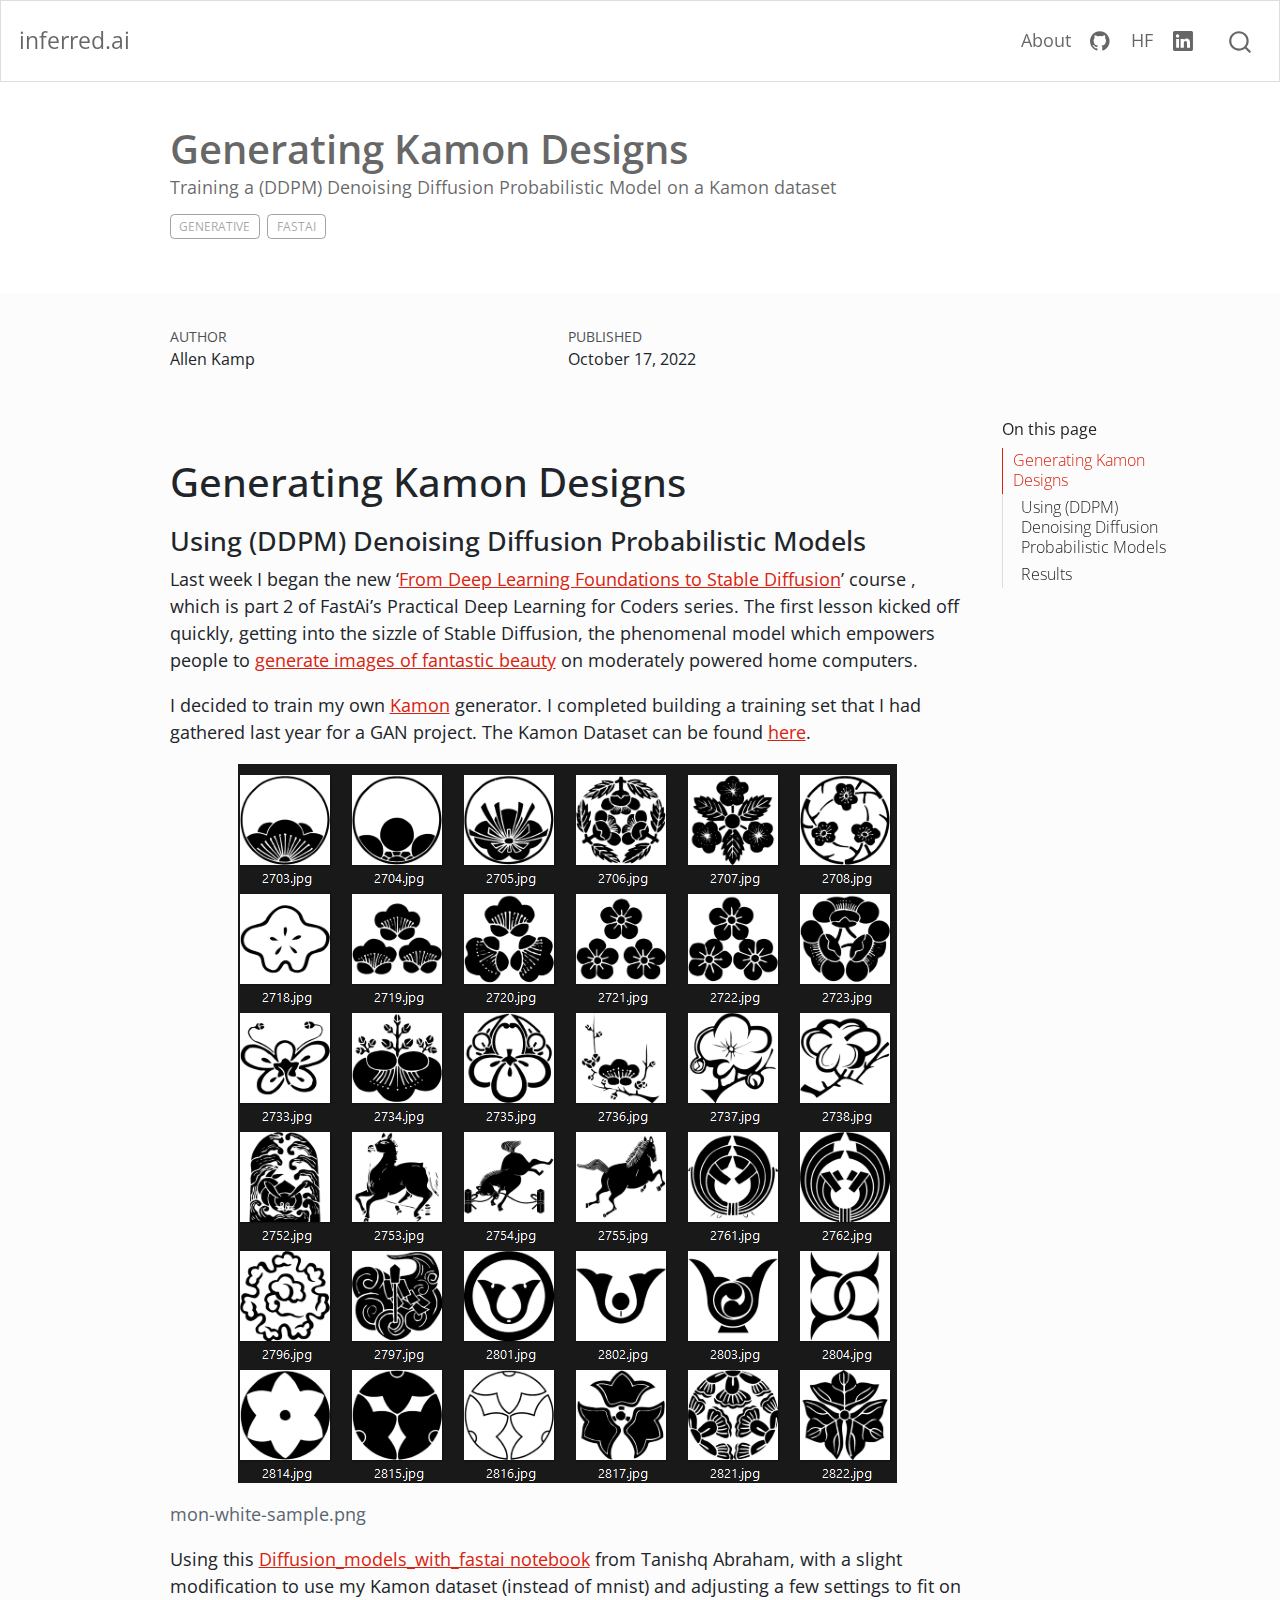
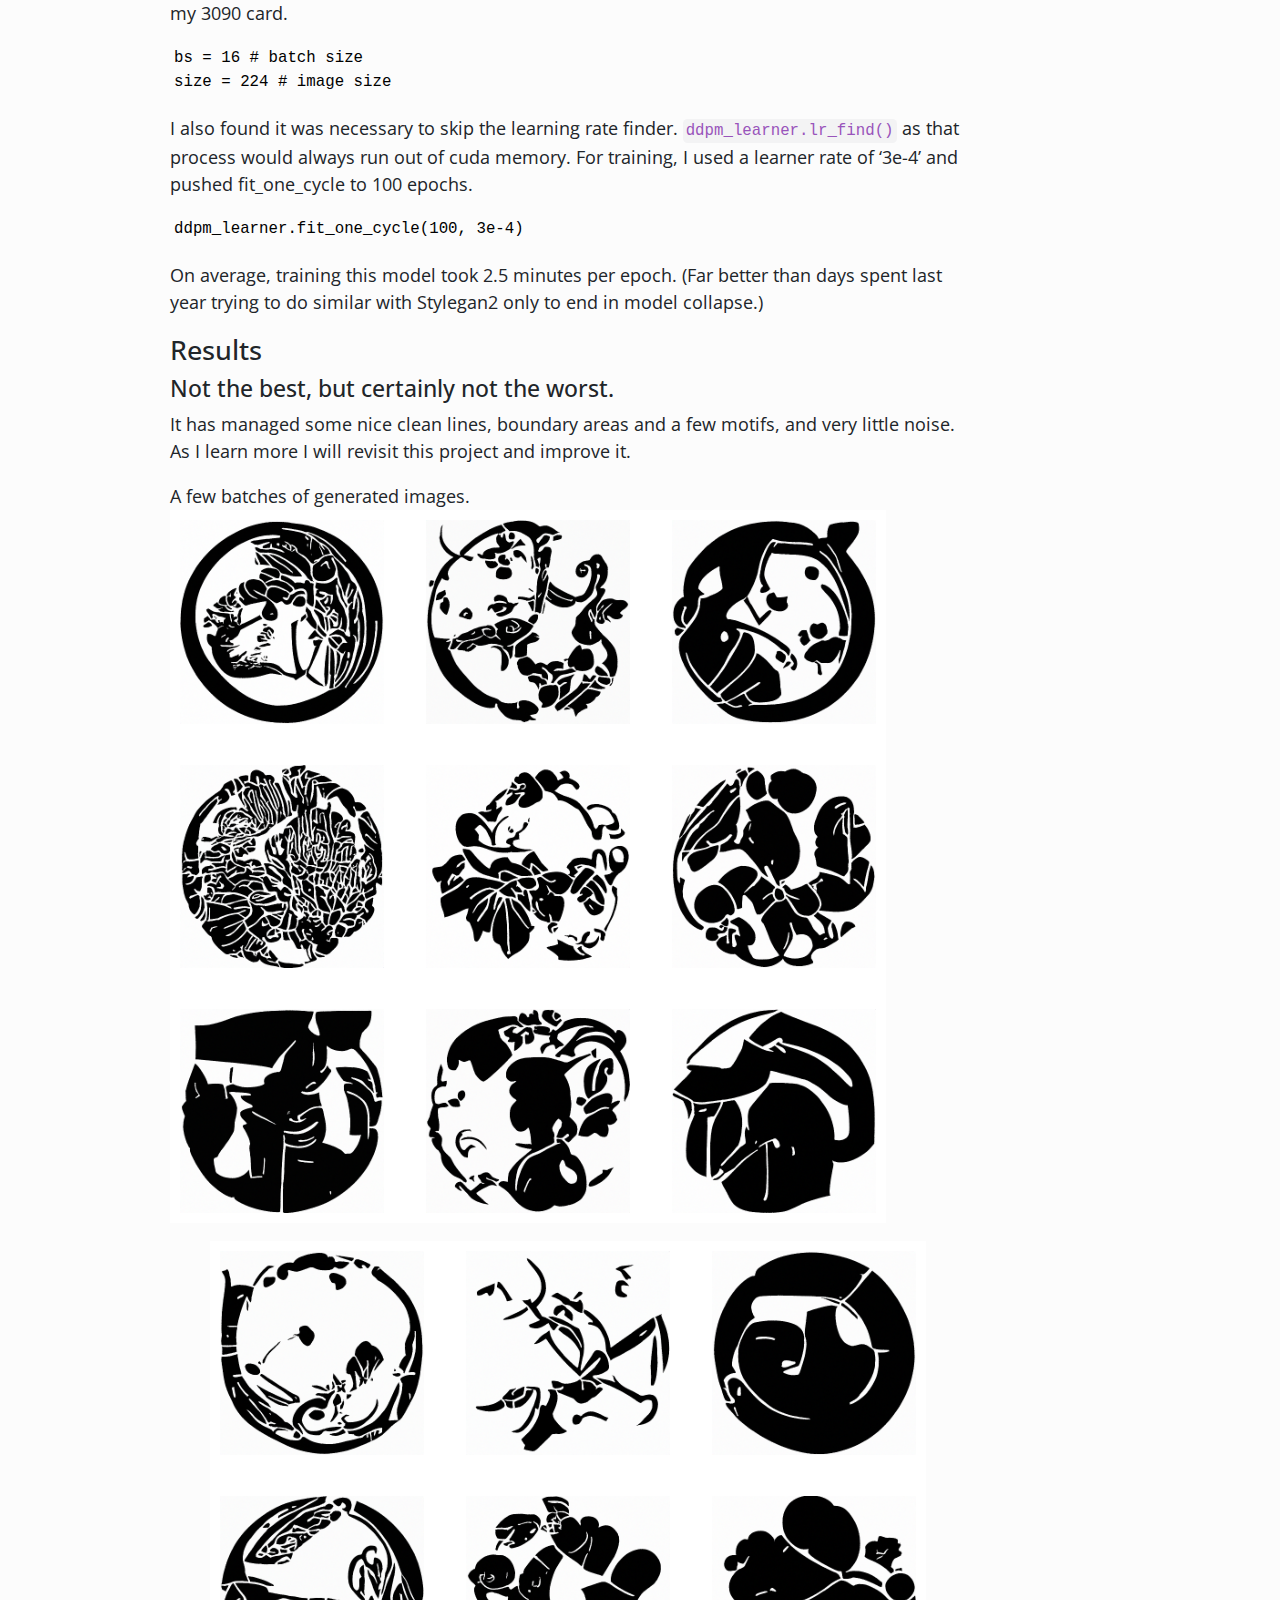
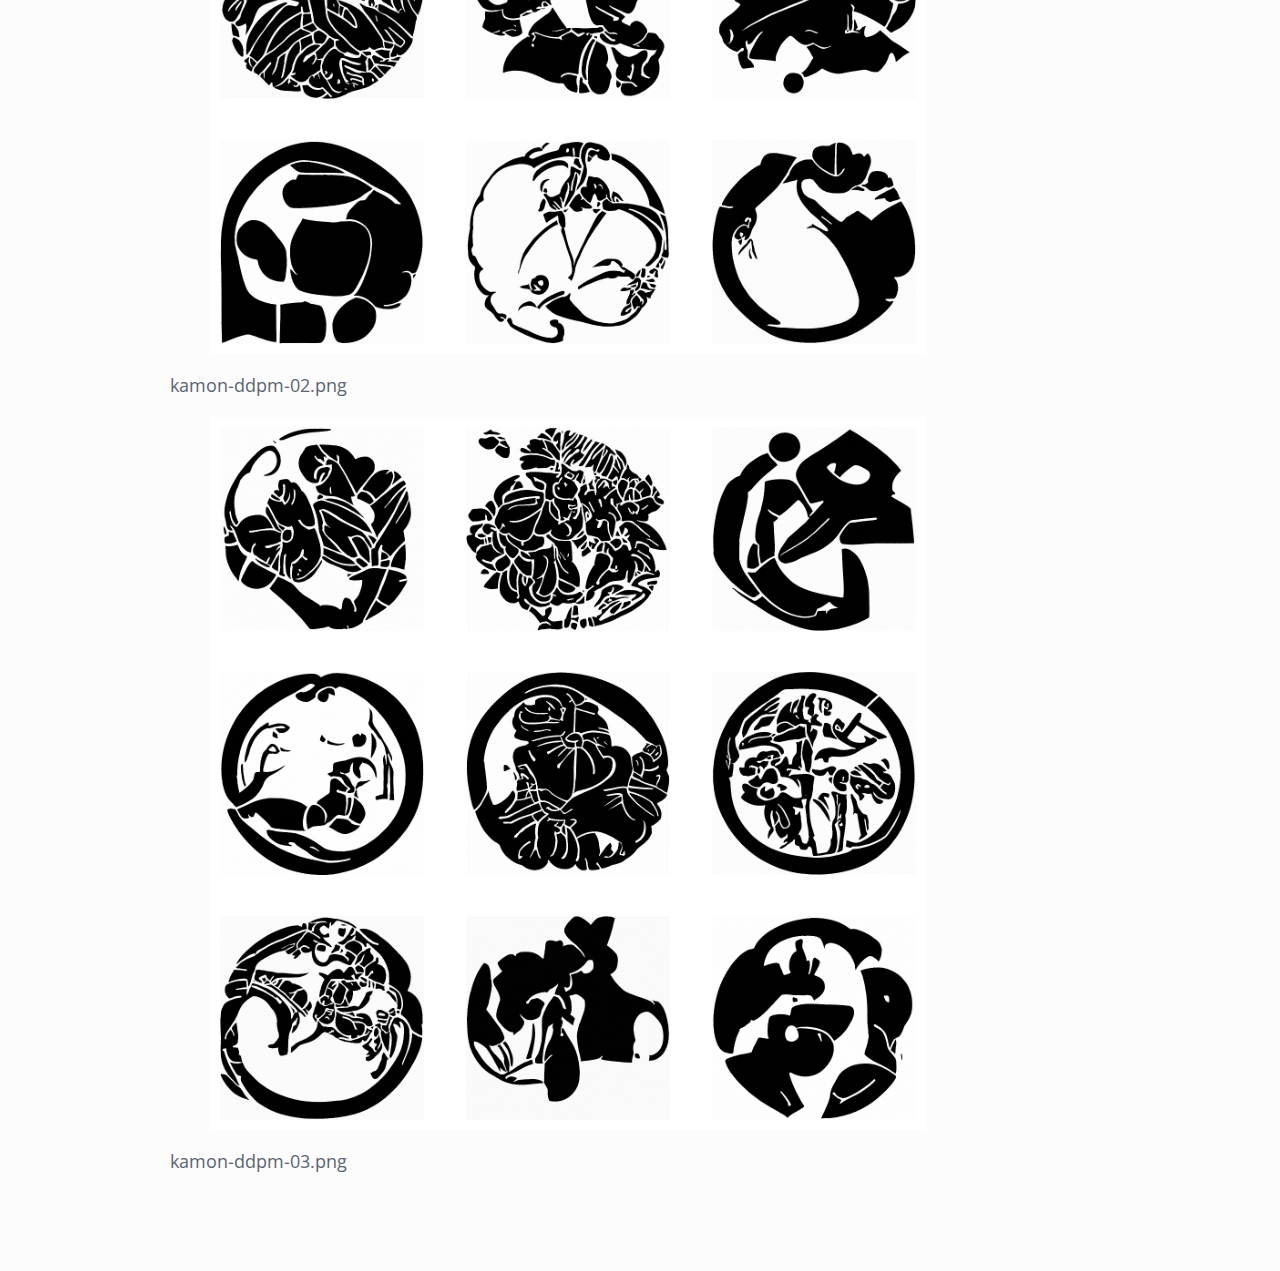
<file: generative/ddpm-kamon-01/index.html>
<html xmlns="http://www.w3.org/1999/xhtml">
<head>
  <title>Redirect</title>
  <script type="text/javascript">
    var redirects = {"":"../../posts/ddpm-kamon-01.html"};
    var hash = window.location.hash.startsWith('#') ? window.location.hash.slice(1) : window.location.hash;
    var redirect = redirects[hash] || redirects[""] || "/";
    window.document.title = 'Redirect to  ' +  redirect;
    window.location.replace(redirect);
  </script>
</head>
<body>
</body>
</html>
</file>
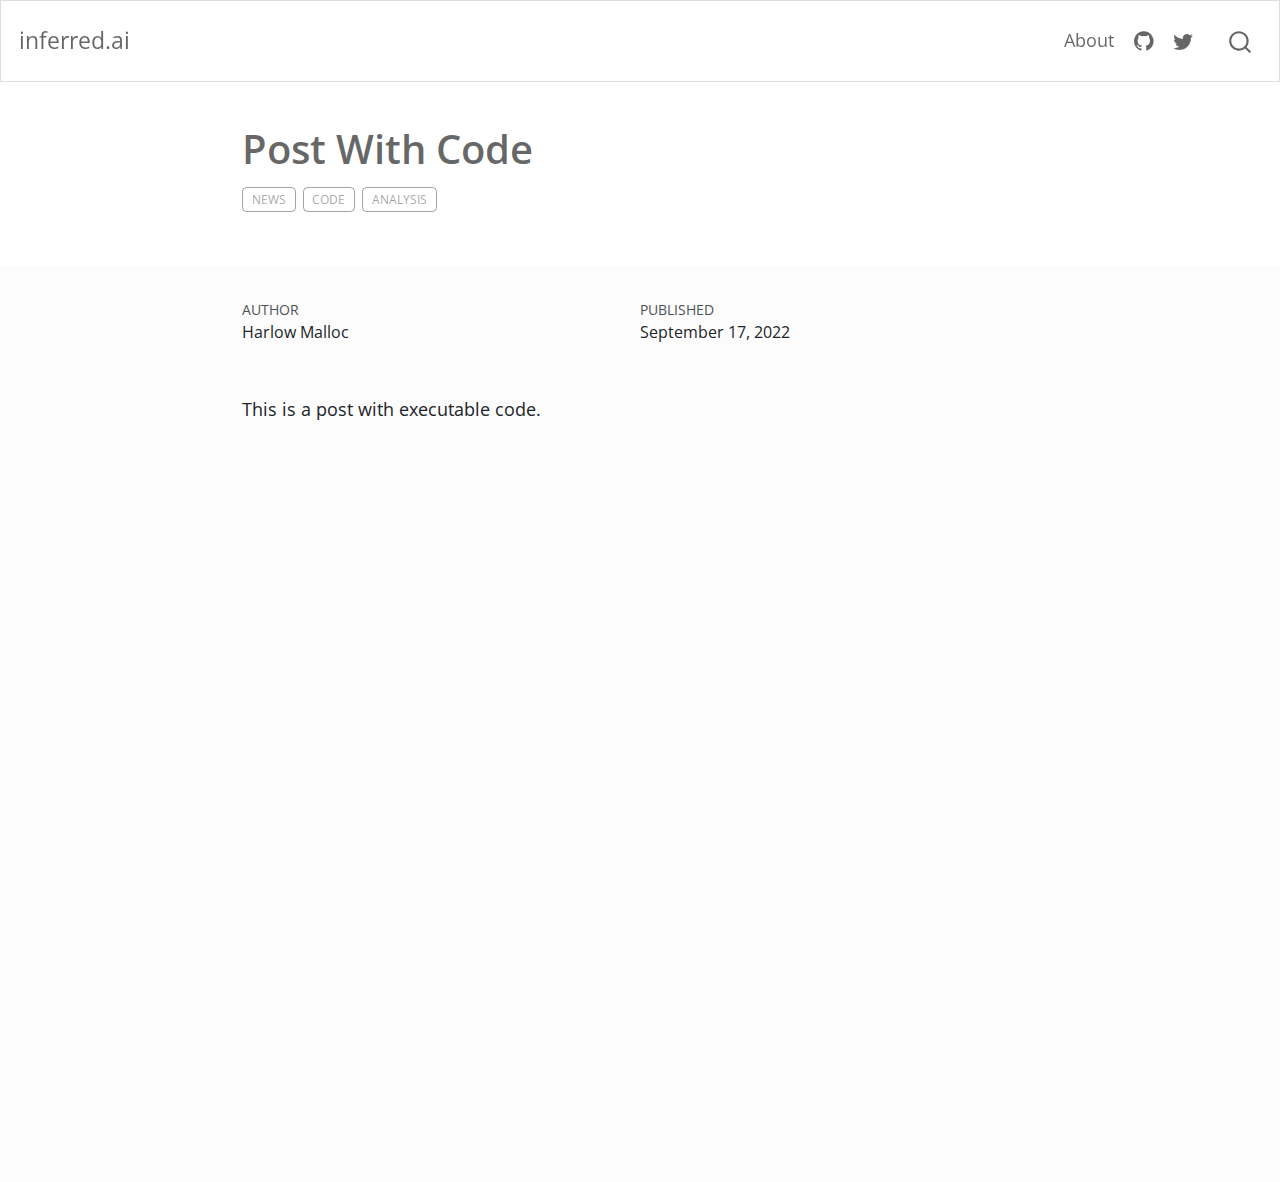
<file: posts/post-with-code/index.html>
<!DOCTYPE html>
<html xmlns="http://www.w3.org/1999/xhtml" lang="en" xml:lang="en"><head>

<meta charset="utf-8">
<meta name="generator" content="quarto-1.1.251">

<meta name="viewport" content="width=device-width, initial-scale=1.0, user-scalable=yes">

<meta name="author" content="Harlow Malloc">
<meta name="dcterms.date" content="2022-09-17">

<title>inferred.ai - Post With Code</title>
<style>
code{white-space: pre-wrap;}
span.smallcaps{font-variant: small-caps;}
div.columns{display: flex; gap: min(4vw, 1.5em);}
div.column{flex: auto; overflow-x: auto;}
div.hanging-indent{margin-left: 1.5em; text-indent: -1.5em;}
ul.task-list{list-style: none;}
ul.task-list li input[type="checkbox"] {
  width: 0.8em;
  margin: 0 0.8em 0.2em -1.6em;
  vertical-align: middle;
}
</style>


<script src="../../site_libs/quarto-nav/quarto-nav.js"></script>
<script src="../../site_libs/quarto-nav/headroom.min.js"></script>
<script src="../../site_libs/clipboard/clipboard.min.js"></script>
<script src="../../site_libs/quarto-search/autocomplete.umd.js"></script>
<script src="../../site_libs/quarto-search/fuse.min.js"></script>
<script src="../../site_libs/quarto-search/quarto-search.js"></script>
<meta name="quarto:offset" content="../../">
<script src="../../site_libs/quarto-html/quarto.js"></script>
<script src="../../site_libs/quarto-html/popper.min.js"></script>
<script src="../../site_libs/quarto-html/tippy.umd.min.js"></script>
<script src="../../site_libs/quarto-html/anchor.min.js"></script>
<link href="../../site_libs/quarto-html/tippy.css" rel="stylesheet">
<link href="../../site_libs/quarto-html/quarto-syntax-highlighting.css" rel="stylesheet" id="quarto-text-highlighting-styles">
<script src="../../site_libs/bootstrap/bootstrap.min.js"></script>
<link href="../../site_libs/bootstrap/bootstrap-icons.css" rel="stylesheet">
<link href="../../site_libs/bootstrap/bootstrap.min.css" rel="stylesheet" id="quarto-bootstrap" data-mode="light">
<script id="quarto-search-options" type="application/json">{
  "location": "navbar",
  "copy-button": false,
  "collapse-after": 3,
  "panel-placement": "end",
  "type": "overlay",
  "limit": 20,
  "language": {
    "search-no-results-text": "No results",
    "search-matching-documents-text": "matching documents",
    "search-copy-link-title": "Copy link to search",
    "search-hide-matches-text": "Hide additional matches",
    "search-more-match-text": "more match in this document",
    "search-more-matches-text": "more matches in this document",
    "search-clear-button-title": "Clear",
    "search-detached-cancel-button-title": "Cancel",
    "search-submit-button-title": "Submit"
  }
}</script>


<link rel="stylesheet" href="../../styles.css">
</head>

<body class="nav-fixed fullcontent">

<div id="quarto-search-results"></div>
  <header id="quarto-header" class="headroom fixed-top">
    <nav class="navbar navbar-expand-lg navbar-dark ">
      <div class="navbar-container container-fluid">
      <div class="navbar-brand-container">
    <a class="navbar-brand" href="../../index.html">
    <span class="navbar-title">inferred.ai</span>
    </a>
  </div>
          <button class="navbar-toggler" type="button" data-bs-toggle="collapse" data-bs-target="#navbarCollapse" aria-controls="navbarCollapse" aria-expanded="false" aria-label="Toggle navigation" onclick="if (window.quartoToggleHeadroom) { window.quartoToggleHeadroom(); }">
  <span class="navbar-toggler-icon"></span>
</button>
          <div class="collapse navbar-collapse" id="navbarCollapse">
            <ul class="navbar-nav navbar-nav-scroll ms-auto">
  <li class="nav-item">
    <a class="nav-link" href="../../about.html">About</a>
  </li>  
  <li class="nav-item compact">
    <a class="nav-link" href="https://github.com/Rebolforces"><i class="bi bi-github" role="img">
</i> 
 </a>
  </li>  
  <li class="nav-item compact">
    <a class="nav-link" href="https://huggingface.co/rebolforces"><i class="bi bi-twitter" role="img">
</i> 
 </a>
  </li>  
</ul>
              <div id="quarto-search" class="" title="Search"></div>
          </div> <!-- /navcollapse -->
      </div> <!-- /container-fluid -->
    </nav>
</header>
<!-- content -->
<header id="title-block-header" class="quarto-title-block default page-columns page-full">
  <div class="quarto-title-banner page-columns page-full">
    <div class="quarto-title column-body">
      <h1 class="title">Post With Code</h1>
                                <div class="quarto-categories">
                <div class="quarto-category">news</div>
                <div class="quarto-category">code</div>
                <div class="quarto-category">analysis</div>
              </div>
                  </div>
  </div>
    
  
  <div class="quarto-title-meta">

      <div>
      <div class="quarto-title-meta-heading">Author</div>
      <div class="quarto-title-meta-contents">
               <p>Harlow Malloc </p>
            </div>
    </div>
      
      <div>
      <div class="quarto-title-meta-heading">Published</div>
      <div class="quarto-title-meta-contents">
        <p class="date">September 17, 2022</p>
      </div>
    </div>
      
    </div>
    
  
  </header><div id="quarto-content" class="quarto-container page-columns page-rows-contents page-layout-article page-navbar">
<!-- sidebar -->
<!-- margin-sidebar -->
    
<!-- main -->
<main class="content quarto-banner-title-block" id="quarto-document-content">




<p>This is a post with executable code.</p>



</main> <!-- /main -->
<script id="quarto-html-after-body" type="application/javascript">
window.document.addEventListener("DOMContentLoaded", function (event) {
  const toggleBodyColorMode = (bsSheetEl) => {
    const mode = bsSheetEl.getAttribute("data-mode");
    const bodyEl = window.document.querySelector("body");
    if (mode === "dark") {
      bodyEl.classList.add("quarto-dark");
      bodyEl.classList.remove("quarto-light");
    } else {
      bodyEl.classList.add("quarto-light");
      bodyEl.classList.remove("quarto-dark");
    }
  }
  const toggleBodyColorPrimary = () => {
    const bsSheetEl = window.document.querySelector("link#quarto-bootstrap");
    if (bsSheetEl) {
      toggleBodyColorMode(bsSheetEl);
    }
  }
  toggleBodyColorPrimary();  
  const icon = "";
  const anchorJS = new window.AnchorJS();
  anchorJS.options = {
    placement: 'right',
    icon: icon
  };
  anchorJS.add('.anchored');
  const clipboard = new window.ClipboardJS('.code-copy-button', {
    target: function(trigger) {
      return trigger.previousElementSibling;
    }
  });
  clipboard.on('success', function(e) {
    // button target
    const button = e.trigger;
    // don't keep focus
    button.blur();
    // flash "checked"
    button.classList.add('code-copy-button-checked');
    var currentTitle = button.getAttribute("title");
    button.setAttribute("title", "Copied!");
    setTimeout(function() {
      button.setAttribute("title", currentTitle);
      button.classList.remove('code-copy-button-checked');
    }, 1000);
    // clear code selection
    e.clearSelection();
  });
  function tippyHover(el, contentFn) {
    const config = {
      allowHTML: true,
      content: contentFn,
      maxWidth: 500,
      delay: 100,
      arrow: false,
      appendTo: function(el) {
          return el.parentElement;
      },
      interactive: true,
      interactiveBorder: 10,
      theme: 'quarto',
      placement: 'bottom-start'
    };
    window.tippy(el, config); 
  }
  const noterefs = window.document.querySelectorAll('a[role="doc-noteref"]');
  for (var i=0; i<noterefs.length; i++) {
    const ref = noterefs[i];
    tippyHover(ref, function() {
      // use id or data attribute instead here
      let href = ref.getAttribute('data-footnote-href') || ref.getAttribute('href');
      try { href = new URL(href).hash; } catch {}
      const id = href.replace(/^#\/?/, "");
      const note = window.document.getElementById(id);
      return note.innerHTML;
    });
  }
  var bibliorefs = window.document.querySelectorAll('a[role="doc-biblioref"]');
  for (var i=0; i<bibliorefs.length; i++) {
    const ref = bibliorefs[i];
    const cites = ref.parentNode.getAttribute('data-cites').split(' ');
    tippyHover(ref, function() {
      var popup = window.document.createElement('div');
      cites.forEach(function(cite) {
        var citeDiv = window.document.createElement('div');
        citeDiv.classList.add('hanging-indent');
        citeDiv.classList.add('csl-entry');
        var biblioDiv = window.document.getElementById('ref-' + cite);
        if (biblioDiv) {
          citeDiv.innerHTML = biblioDiv.innerHTML;
        }
        popup.appendChild(citeDiv);
      });
      return popup.innerHTML;
    });
  }
});
</script>
</div> <!-- /content -->



</body></html>
</file>
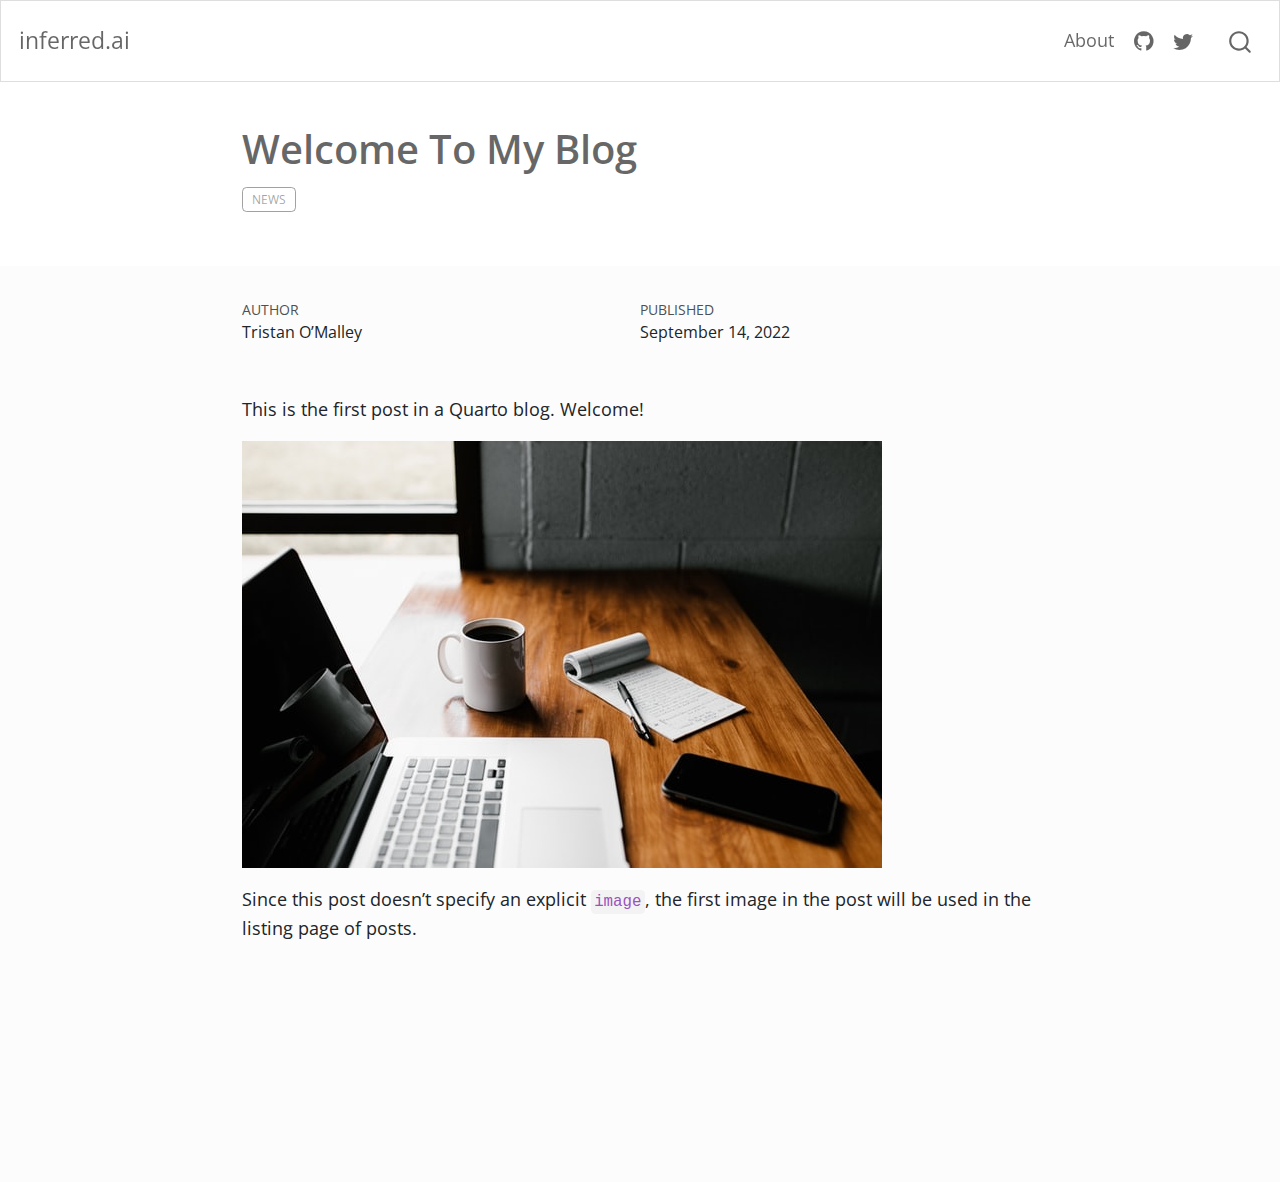
<file: posts/welcome/index.html>
<!DOCTYPE html>
<html xmlns="http://www.w3.org/1999/xhtml" lang="en" xml:lang="en"><head>

<meta charset="utf-8">
<meta name="generator" content="quarto-1.1.251">

<meta name="viewport" content="width=device-width, initial-scale=1.0, user-scalable=yes">

<meta name="author" content="Tristan O’Malley">
<meta name="dcterms.date" content="2022-09-14">

<title>inferred.ai - Welcome To My Blog</title>
<style>
code{white-space: pre-wrap;}
span.smallcaps{font-variant: small-caps;}
div.columns{display: flex; gap: min(4vw, 1.5em);}
div.column{flex: auto; overflow-x: auto;}
div.hanging-indent{margin-left: 1.5em; text-indent: -1.5em;}
ul.task-list{list-style: none;}
ul.task-list li input[type="checkbox"] {
  width: 0.8em;
  margin: 0 0.8em 0.2em -1.6em;
  vertical-align: middle;
}
</style>


<script src="../../site_libs/quarto-nav/quarto-nav.js"></script>
<script src="../../site_libs/quarto-nav/headroom.min.js"></script>
<script src="../../site_libs/clipboard/clipboard.min.js"></script>
<script src="../../site_libs/quarto-search/autocomplete.umd.js"></script>
<script src="../../site_libs/quarto-search/fuse.min.js"></script>
<script src="../../site_libs/quarto-search/quarto-search.js"></script>
<meta name="quarto:offset" content="../../">
<script src="../../site_libs/quarto-html/quarto.js"></script>
<script src="../../site_libs/quarto-html/popper.min.js"></script>
<script src="../../site_libs/quarto-html/tippy.umd.min.js"></script>
<script src="../../site_libs/quarto-html/anchor.min.js"></script>
<link href="../../site_libs/quarto-html/tippy.css" rel="stylesheet">
<link href="../../site_libs/quarto-html/quarto-syntax-highlighting.css" rel="stylesheet" id="quarto-text-highlighting-styles">
<script src="../../site_libs/bootstrap/bootstrap.min.js"></script>
<link href="../../site_libs/bootstrap/bootstrap-icons.css" rel="stylesheet">
<link href="../../site_libs/bootstrap/bootstrap.min.css" rel="stylesheet" id="quarto-bootstrap" data-mode="light">
<script id="quarto-search-options" type="application/json">{
  "location": "navbar",
  "copy-button": false,
  "collapse-after": 3,
  "panel-placement": "end",
  "type": "overlay",
  "limit": 20,
  "language": {
    "search-no-results-text": "No results",
    "search-matching-documents-text": "matching documents",
    "search-copy-link-title": "Copy link to search",
    "search-hide-matches-text": "Hide additional matches",
    "search-more-match-text": "more match in this document",
    "search-more-matches-text": "more matches in this document",
    "search-clear-button-title": "Clear",
    "search-detached-cancel-button-title": "Cancel",
    "search-submit-button-title": "Submit"
  }
}</script>


<link rel="stylesheet" href="../../styles.css">
</head>

<body class="nav-fixed fullcontent">

<div id="quarto-search-results"></div>
  <header id="quarto-header" class="headroom fixed-top">
    <nav class="navbar navbar-expand-lg navbar-dark ">
      <div class="navbar-container container-fluid">
      <div class="navbar-brand-container">
    <a class="navbar-brand" href="../../index.html">
    <span class="navbar-title">inferred.ai</span>
    </a>
  </div>
          <button class="navbar-toggler" type="button" data-bs-toggle="collapse" data-bs-target="#navbarCollapse" aria-controls="navbarCollapse" aria-expanded="false" aria-label="Toggle navigation" onclick="if (window.quartoToggleHeadroom) { window.quartoToggleHeadroom(); }">
  <span class="navbar-toggler-icon"></span>
</button>
          <div class="collapse navbar-collapse" id="navbarCollapse">
            <ul class="navbar-nav navbar-nav-scroll ms-auto">
  <li class="nav-item">
    <a class="nav-link" href="../../about.html">About</a>
  </li>  
  <li class="nav-item compact">
    <a class="nav-link" href="https://github.com/Rebolforces"><i class="bi bi-github" role="img">
</i> 
 </a>
  </li>  
  <li class="nav-item compact">
    <a class="nav-link" href="https://huggingface.co/rebolforces"><i class="bi bi-twitter" role="img">
</i> 
 </a>
  </li>  
</ul>
              <div id="quarto-search" class="" title="Search"></div>
          </div> <!-- /navcollapse -->
      </div> <!-- /container-fluid -->
    </nav>
</header>
<!-- content -->
<header id="title-block-header" class="quarto-title-block default page-columns page-full">
  <div class="quarto-title-banner page-columns page-full">
    <div class="quarto-title column-body">
      <h1 class="title">Welcome To My Blog</h1>
                                <div class="quarto-categories">
                <div class="quarto-category">news</div>
              </div>
                  </div>
  </div>
    
  
  <div class="quarto-title-meta">

      <div>
      <div class="quarto-title-meta-heading">Author</div>
      <div class="quarto-title-meta-contents">
               <p>Tristan O’Malley </p>
            </div>
    </div>
      
      <div>
      <div class="quarto-title-meta-heading">Published</div>
      <div class="quarto-title-meta-contents">
        <p class="date">September 14, 2022</p>
      </div>
    </div>
      
    </div>
    
  
  </header><div id="quarto-content" class="quarto-container page-columns page-rows-contents page-layout-article page-navbar">
<!-- sidebar -->
<!-- margin-sidebar -->
    
<!-- main -->
<main class="content quarto-banner-title-block" id="quarto-document-content">




<p>This is the first post in a Quarto blog. Welcome!</p>
<p><img src="thumbnail.jpg" class="img-fluid"></p>
<p>Since this post doesn’t specify an explicit <code>image</code>, the first image in the post will be used in the listing page of posts.</p>



</main> <!-- /main -->
<script id="quarto-html-after-body" type="application/javascript">
window.document.addEventListener("DOMContentLoaded", function (event) {
  const toggleBodyColorMode = (bsSheetEl) => {
    const mode = bsSheetEl.getAttribute("data-mode");
    const bodyEl = window.document.querySelector("body");
    if (mode === "dark") {
      bodyEl.classList.add("quarto-dark");
      bodyEl.classList.remove("quarto-light");
    } else {
      bodyEl.classList.add("quarto-light");
      bodyEl.classList.remove("quarto-dark");
    }
  }
  const toggleBodyColorPrimary = () => {
    const bsSheetEl = window.document.querySelector("link#quarto-bootstrap");
    if (bsSheetEl) {
      toggleBodyColorMode(bsSheetEl);
    }
  }
  toggleBodyColorPrimary();  
  const icon = "";
  const anchorJS = new window.AnchorJS();
  anchorJS.options = {
    placement: 'right',
    icon: icon
  };
  anchorJS.add('.anchored');
  const clipboard = new window.ClipboardJS('.code-copy-button', {
    target: function(trigger) {
      return trigger.previousElementSibling;
    }
  });
  clipboard.on('success', function(e) {
    // button target
    const button = e.trigger;
    // don't keep focus
    button.blur();
    // flash "checked"
    button.classList.add('code-copy-button-checked');
    var currentTitle = button.getAttribute("title");
    button.setAttribute("title", "Copied!");
    setTimeout(function() {
      button.setAttribute("title", currentTitle);
      button.classList.remove('code-copy-button-checked');
    }, 1000);
    // clear code selection
    e.clearSelection();
  });
  function tippyHover(el, contentFn) {
    const config = {
      allowHTML: true,
      content: contentFn,
      maxWidth: 500,
      delay: 100,
      arrow: false,
      appendTo: function(el) {
          return el.parentElement;
      },
      interactive: true,
      interactiveBorder: 10,
      theme: 'quarto',
      placement: 'bottom-start'
    };
    window.tippy(el, config); 
  }
  const noterefs = window.document.querySelectorAll('a[role="doc-noteref"]');
  for (var i=0; i<noterefs.length; i++) {
    const ref = noterefs[i];
    tippyHover(ref, function() {
      // use id or data attribute instead here
      let href = ref.getAttribute('data-footnote-href') || ref.getAttribute('href');
      try { href = new URL(href).hash; } catch {}
      const id = href.replace(/^#\/?/, "");
      const note = window.document.getElementById(id);
      return note.innerHTML;
    });
  }
  var bibliorefs = window.document.querySelectorAll('a[role="doc-biblioref"]');
  for (var i=0; i<bibliorefs.length; i++) {
    const ref = bibliorefs[i];
    const cites = ref.parentNode.getAttribute('data-cites').split(' ');
    tippyHover(ref, function() {
      var popup = window.document.createElement('div');
      cites.forEach(function(cite) {
        var citeDiv = window.document.createElement('div');
        citeDiv.classList.add('hanging-indent');
        citeDiv.classList.add('csl-entry');
        var biblioDiv = window.document.getElementById('ref-' + cite);
        if (biblioDiv) {
          citeDiv.innerHTML = biblioDiv.innerHTML;
        }
        popup.appendChild(citeDiv);
      });
      return popup.innerHTML;
    });
  }
});
</script>
</div> <!-- /content -->



</body></html>
</file>
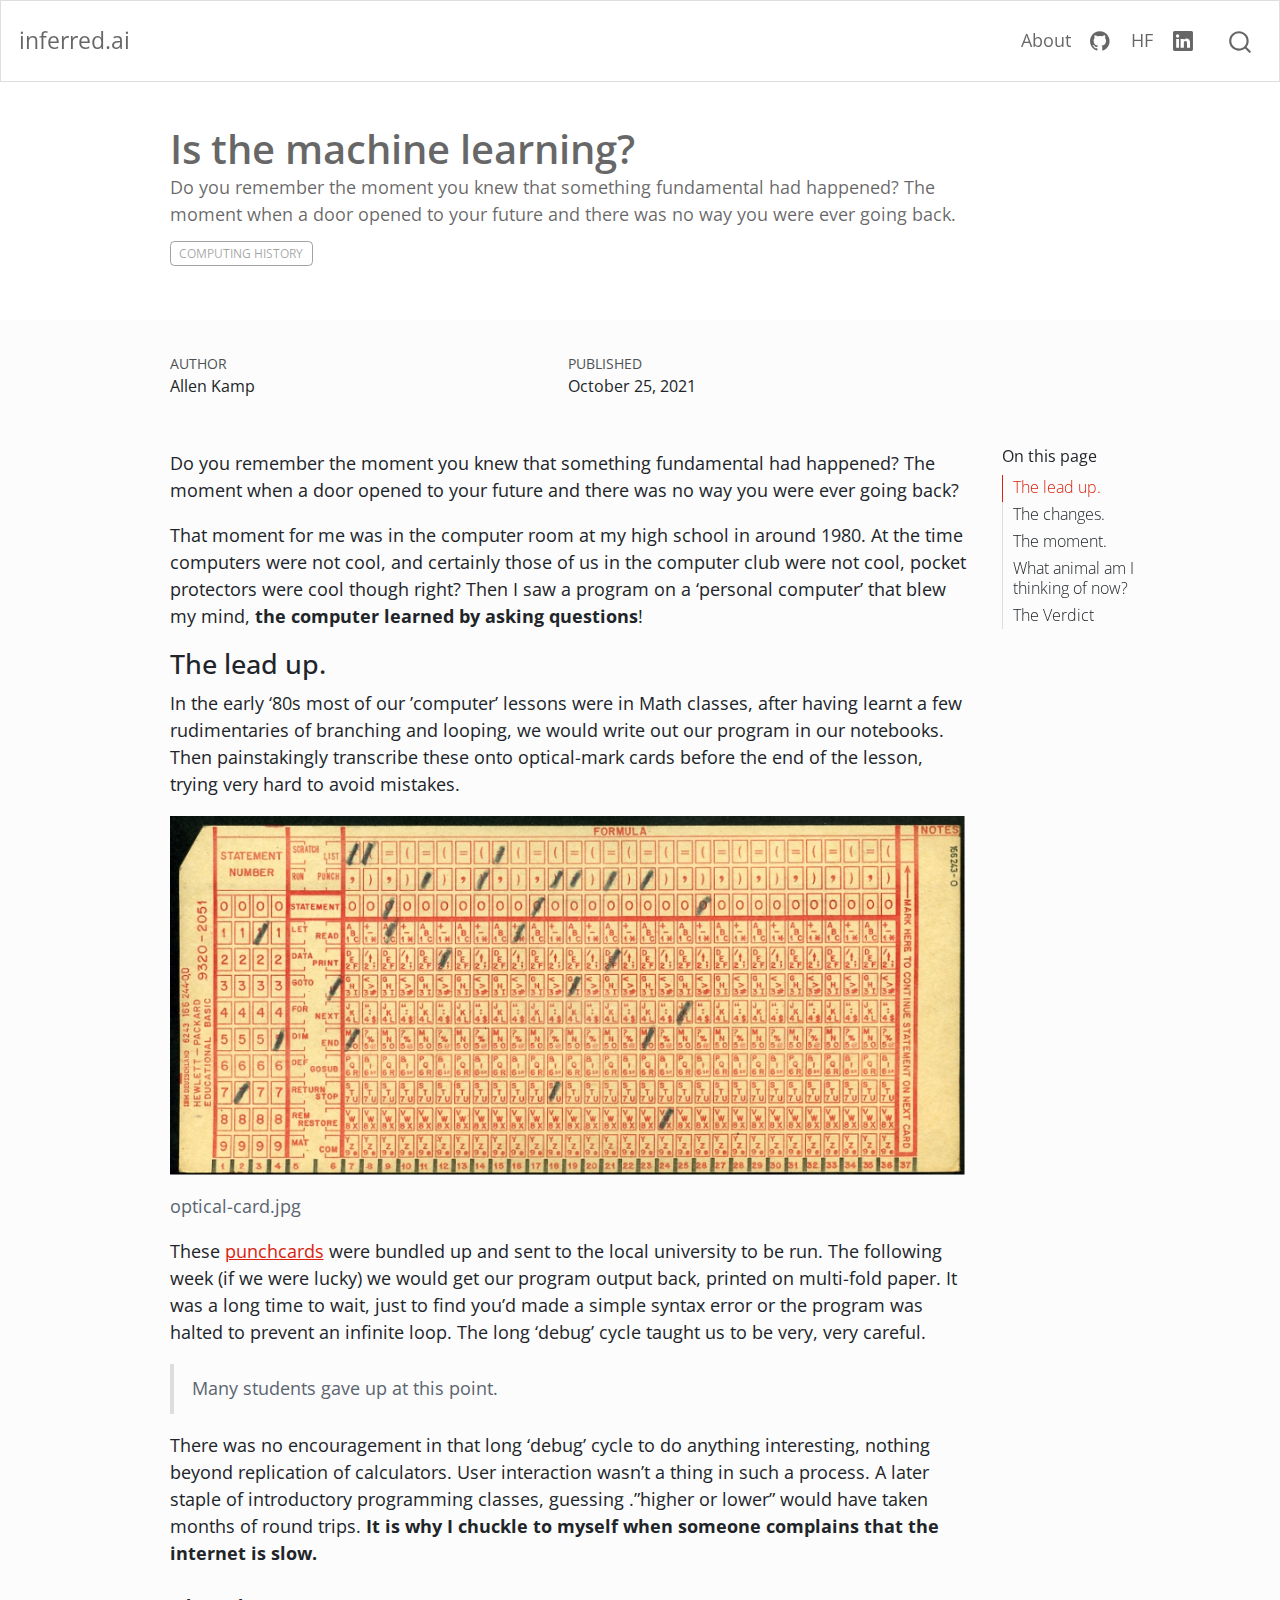
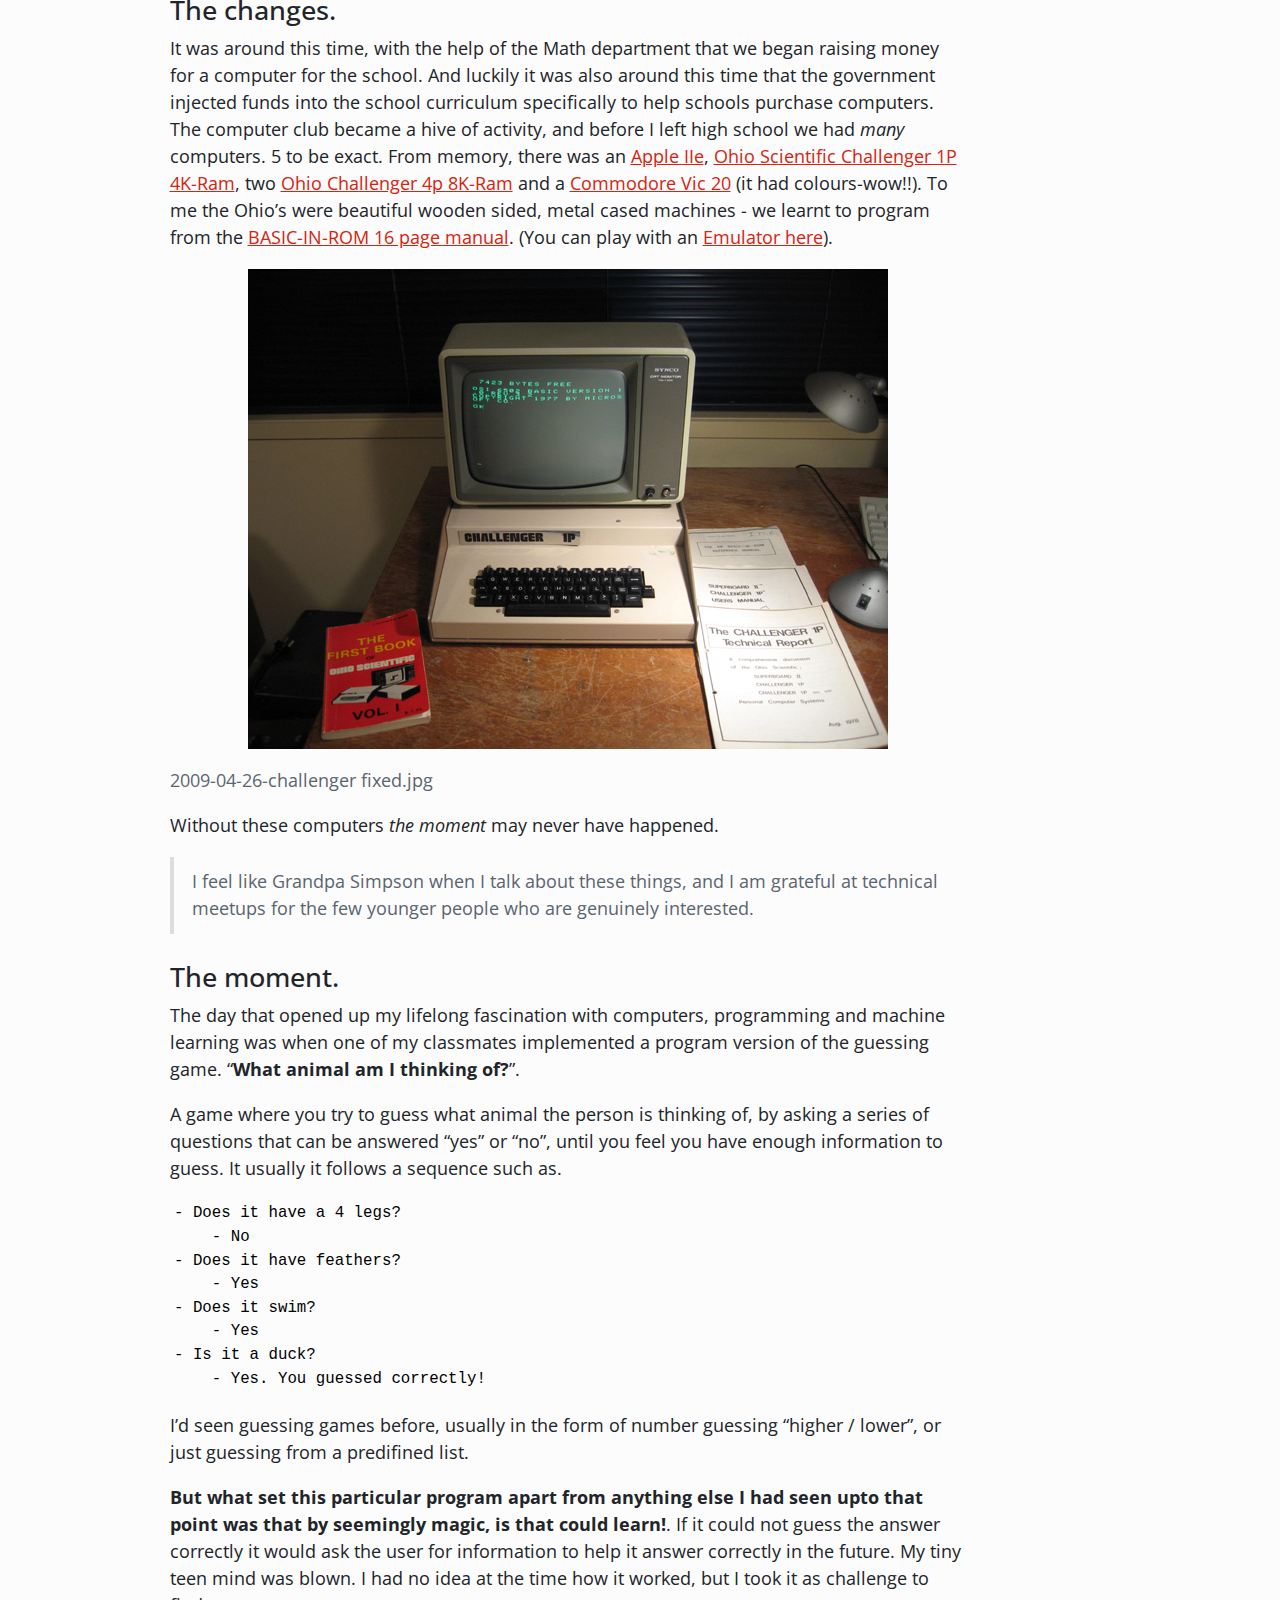
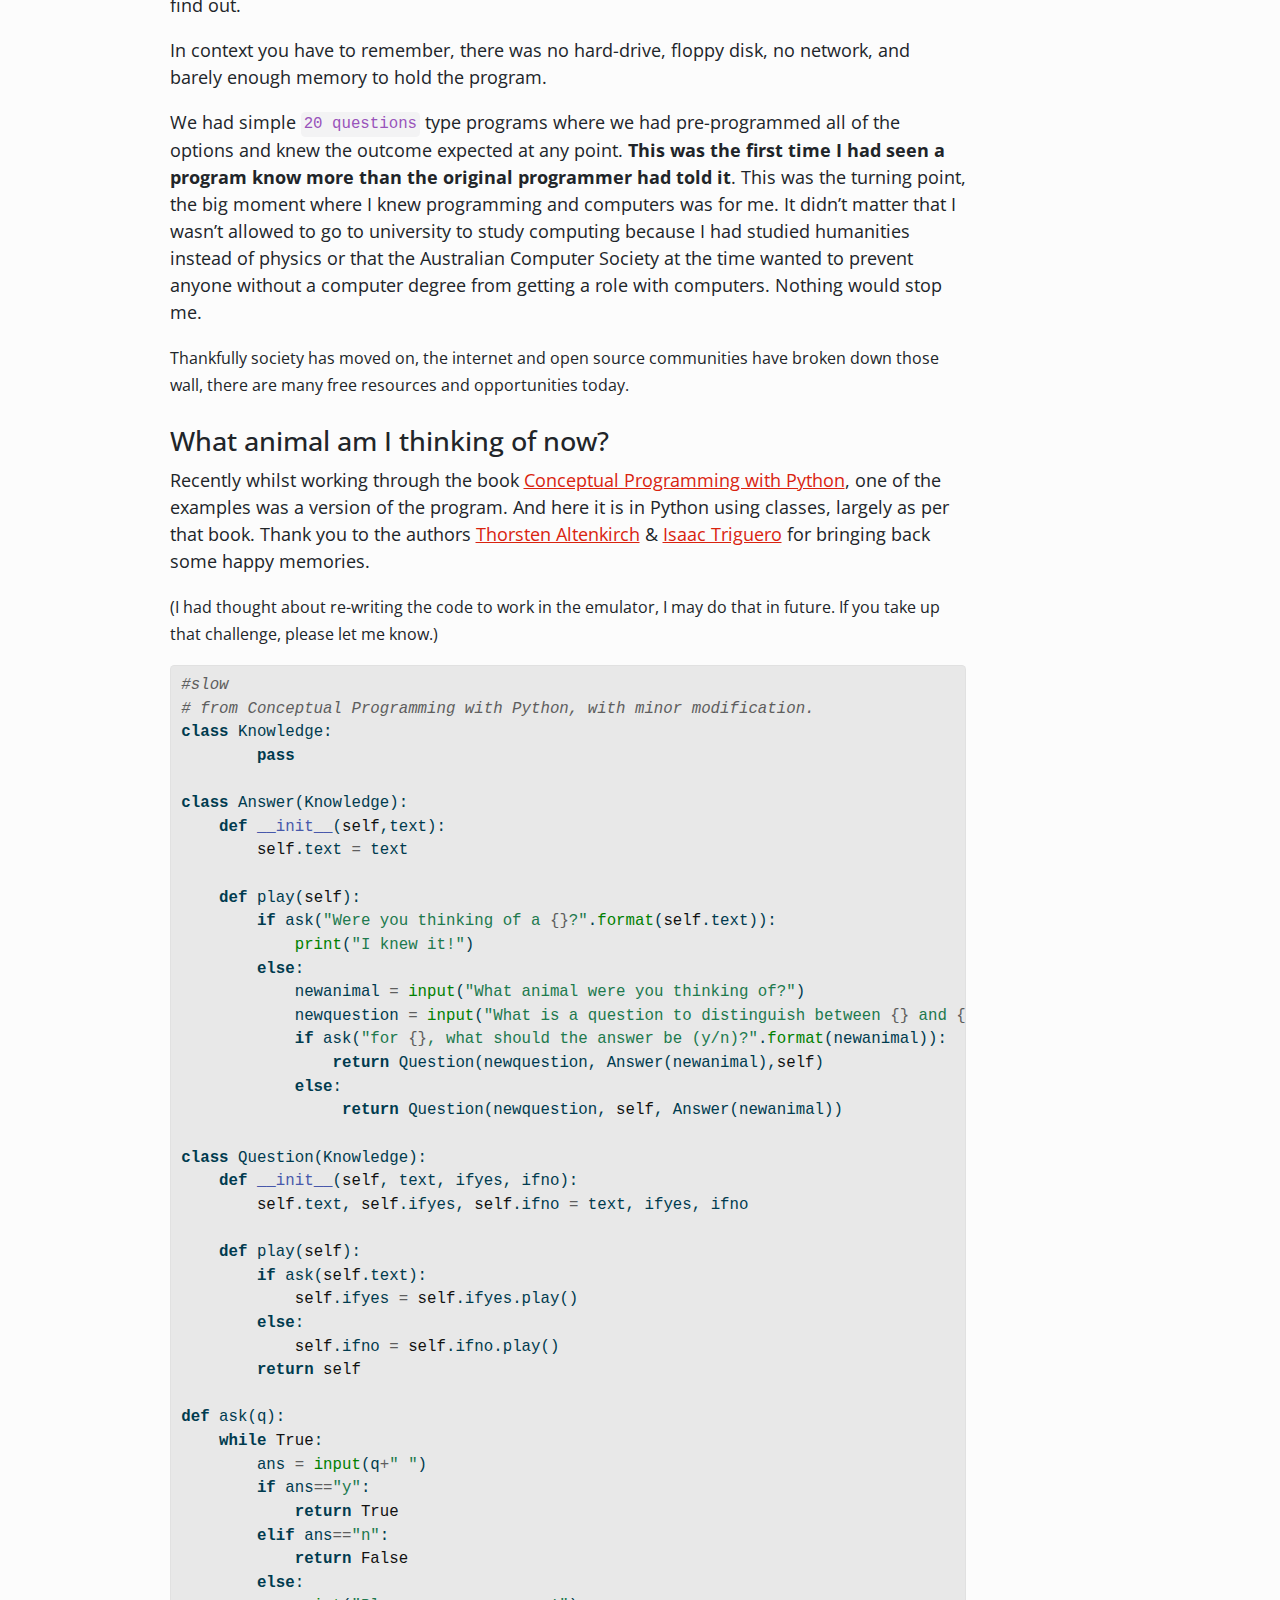
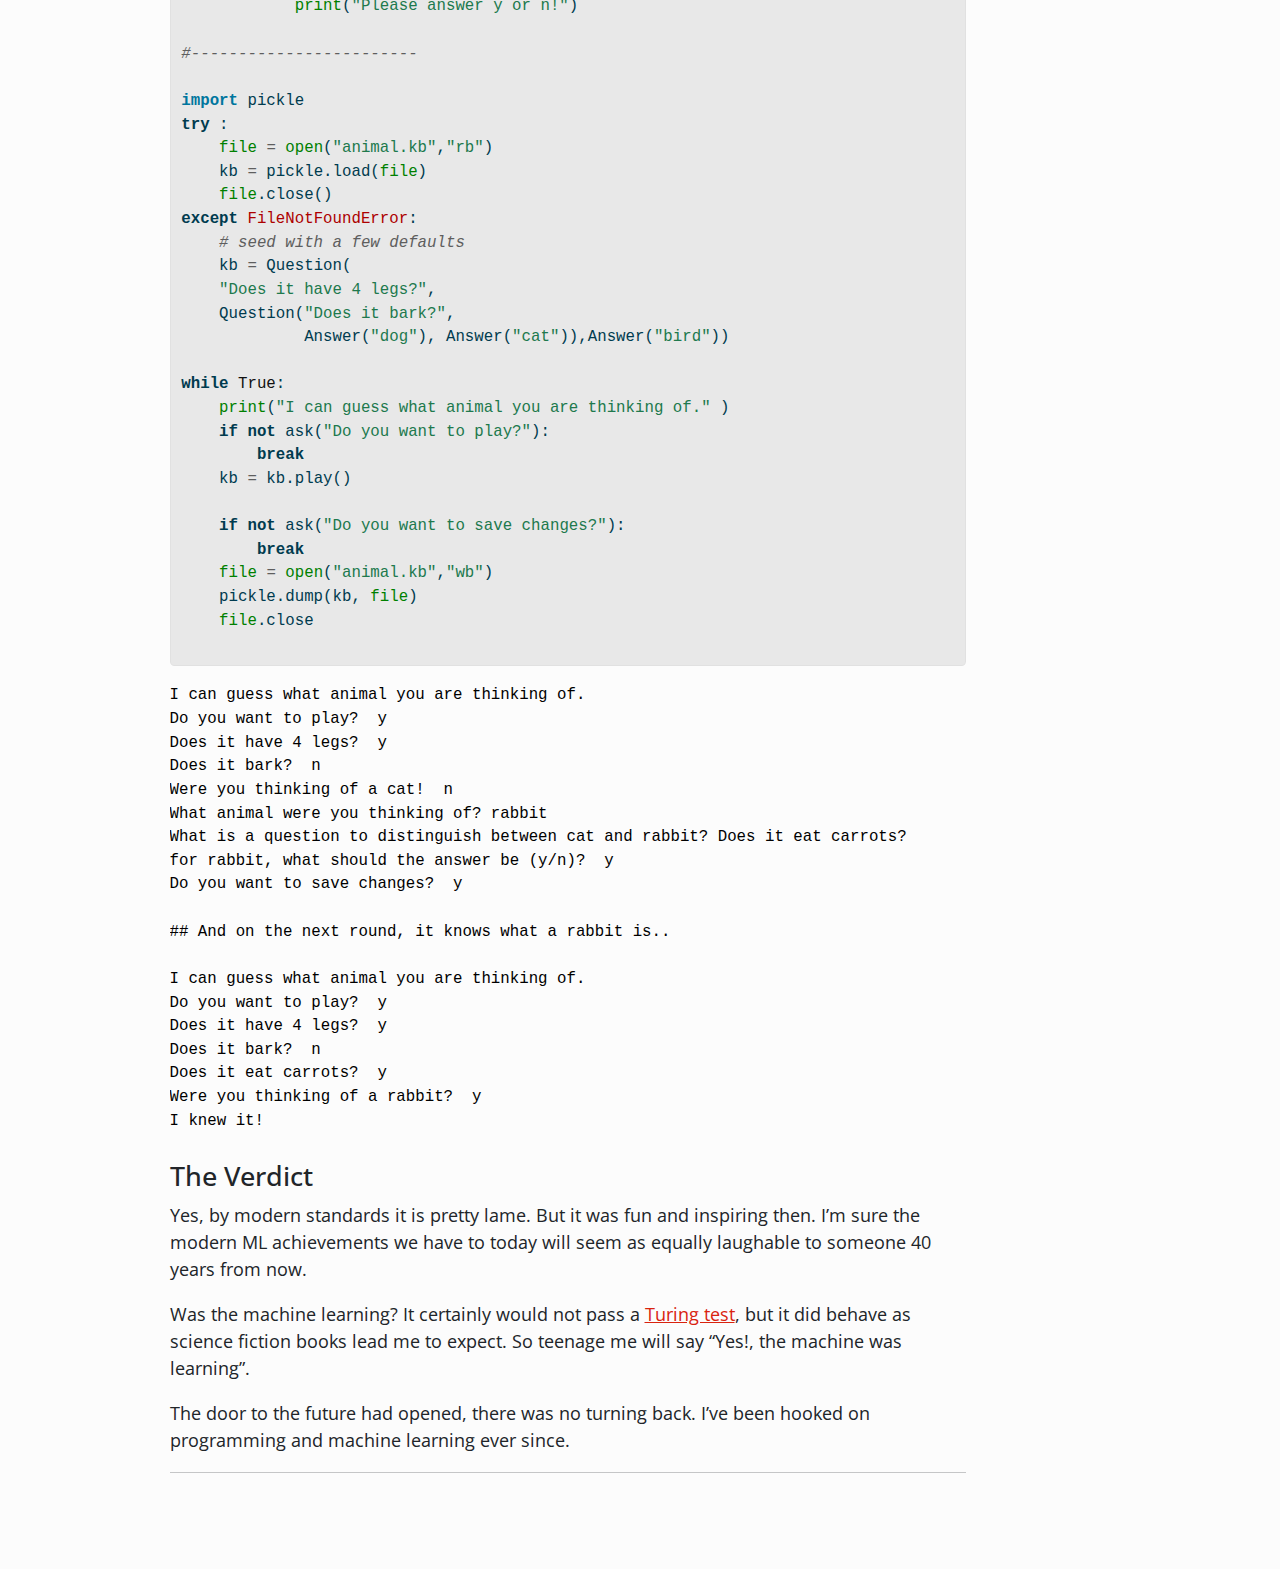
<file: computing history/2021/10/25/is-the-machine-learning/index.html>
<html xmlns="http://www.w3.org/1999/xhtml">
<head>
  <title>Redirect</title>
  <script type="text/javascript">
    var redirects = {"":"../../../../../posts/2021-10-25-is-the-machine-learning.html"};
    var hash = window.location.hash.startsWith('#') ? window.location.hash.slice(1) : window.location.hash;
    var redirect = redirects[hash] || redirects[""] || "/";
    window.document.title = 'Redirect to  ' +  redirect;
    window.location.replace(redirect);
  </script>
</head>
<body>
</body>
</html>
</file>
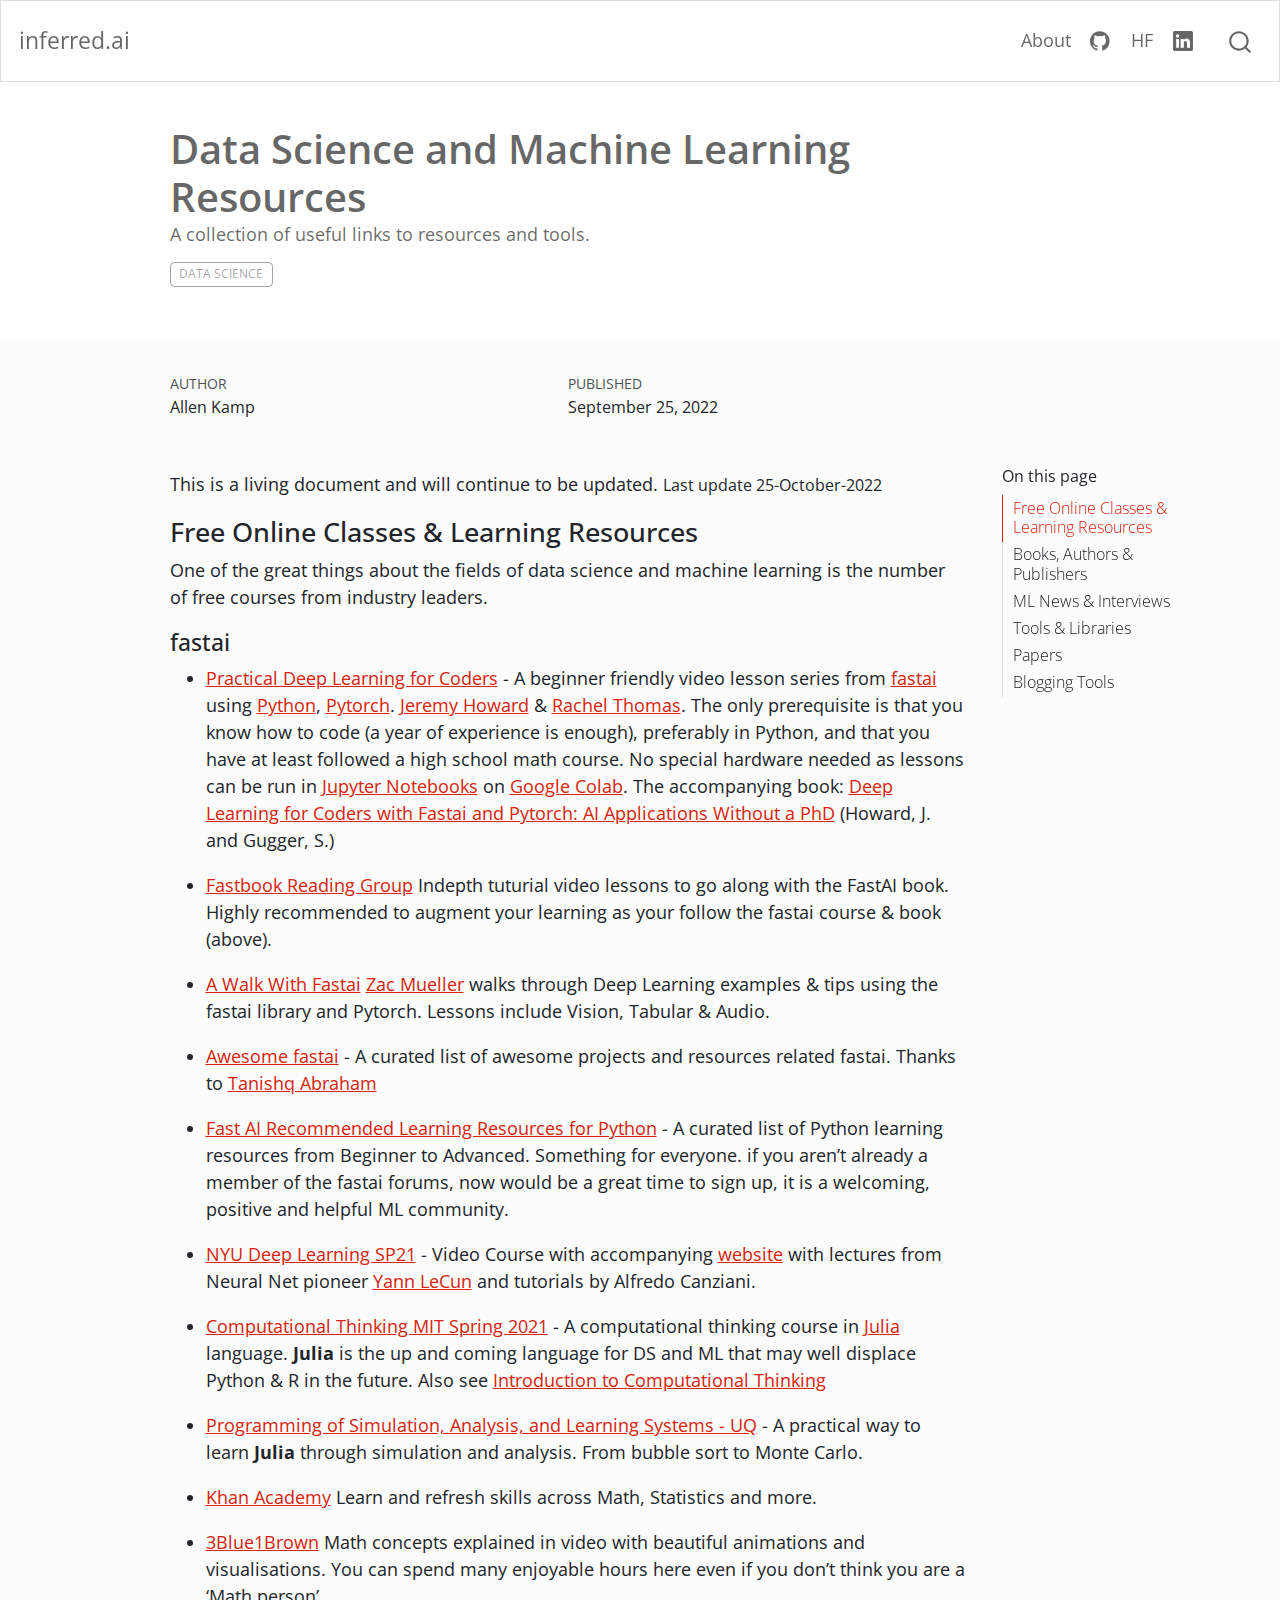
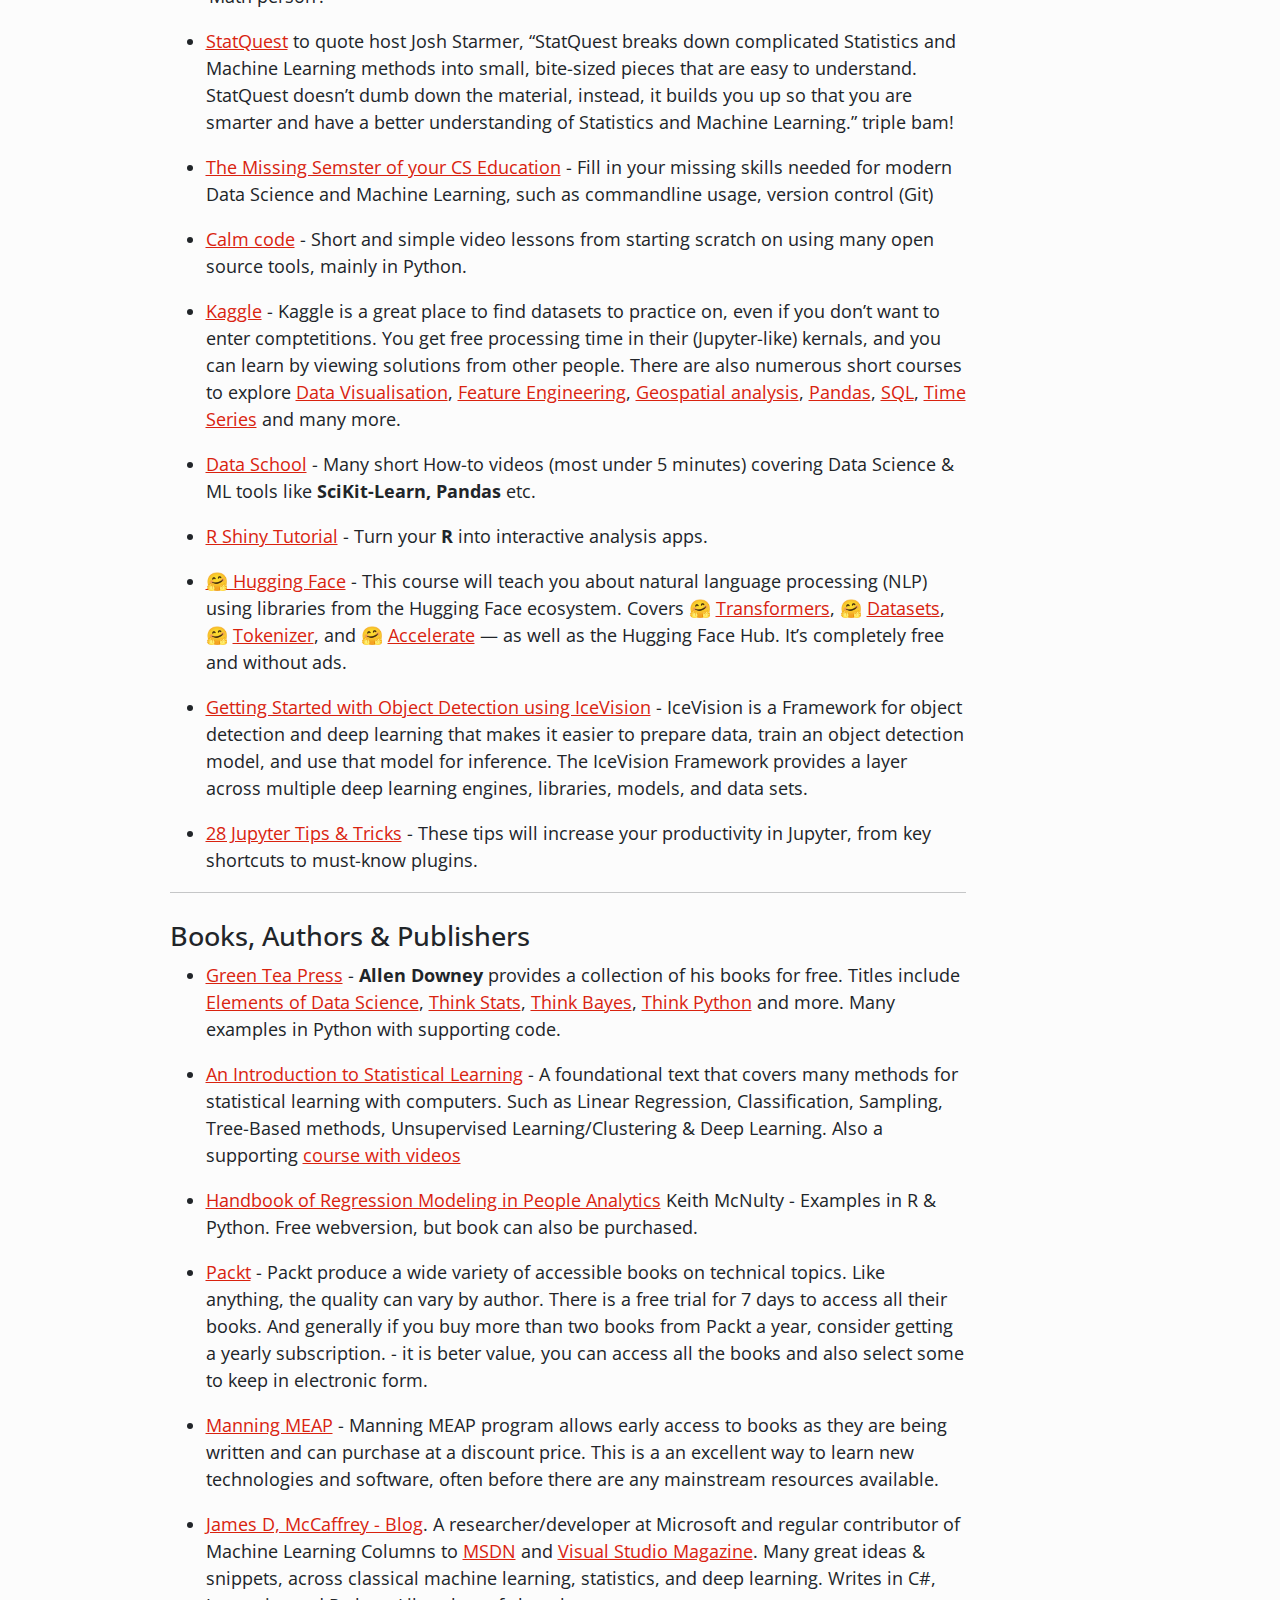
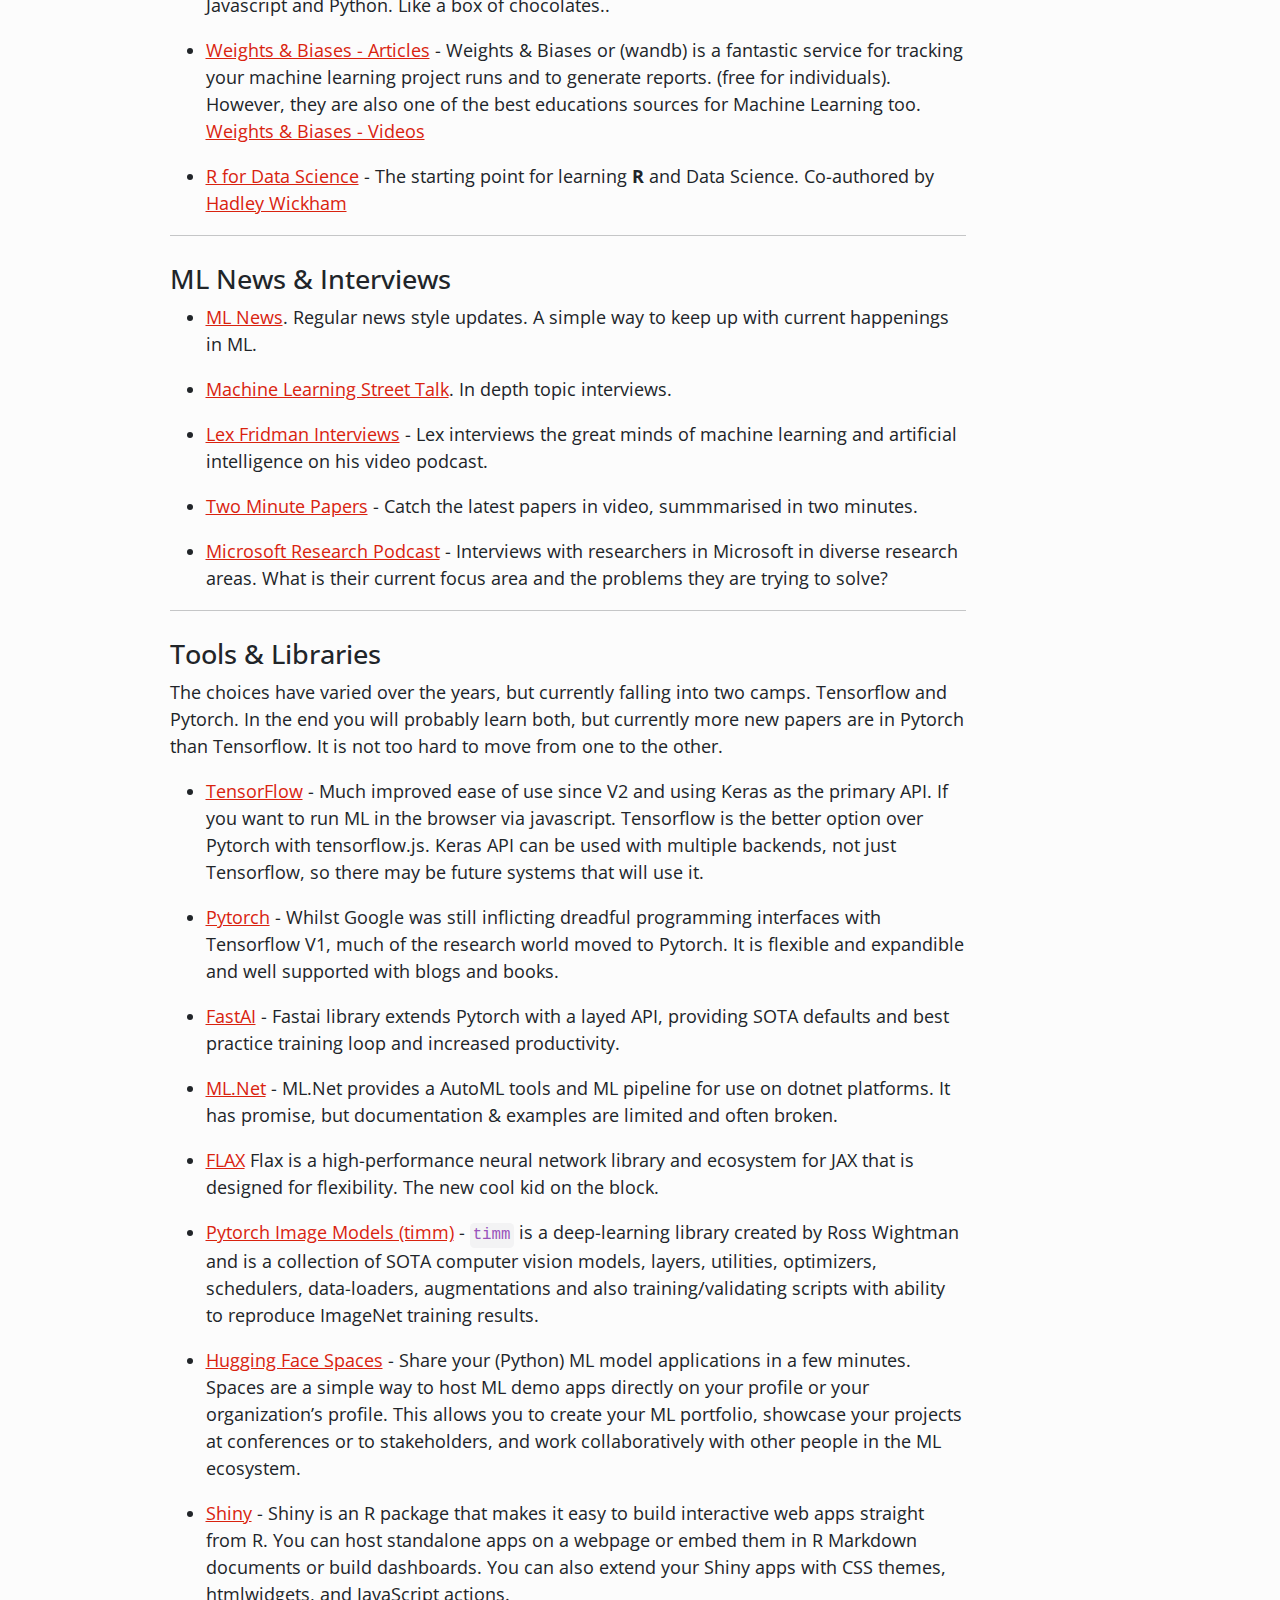
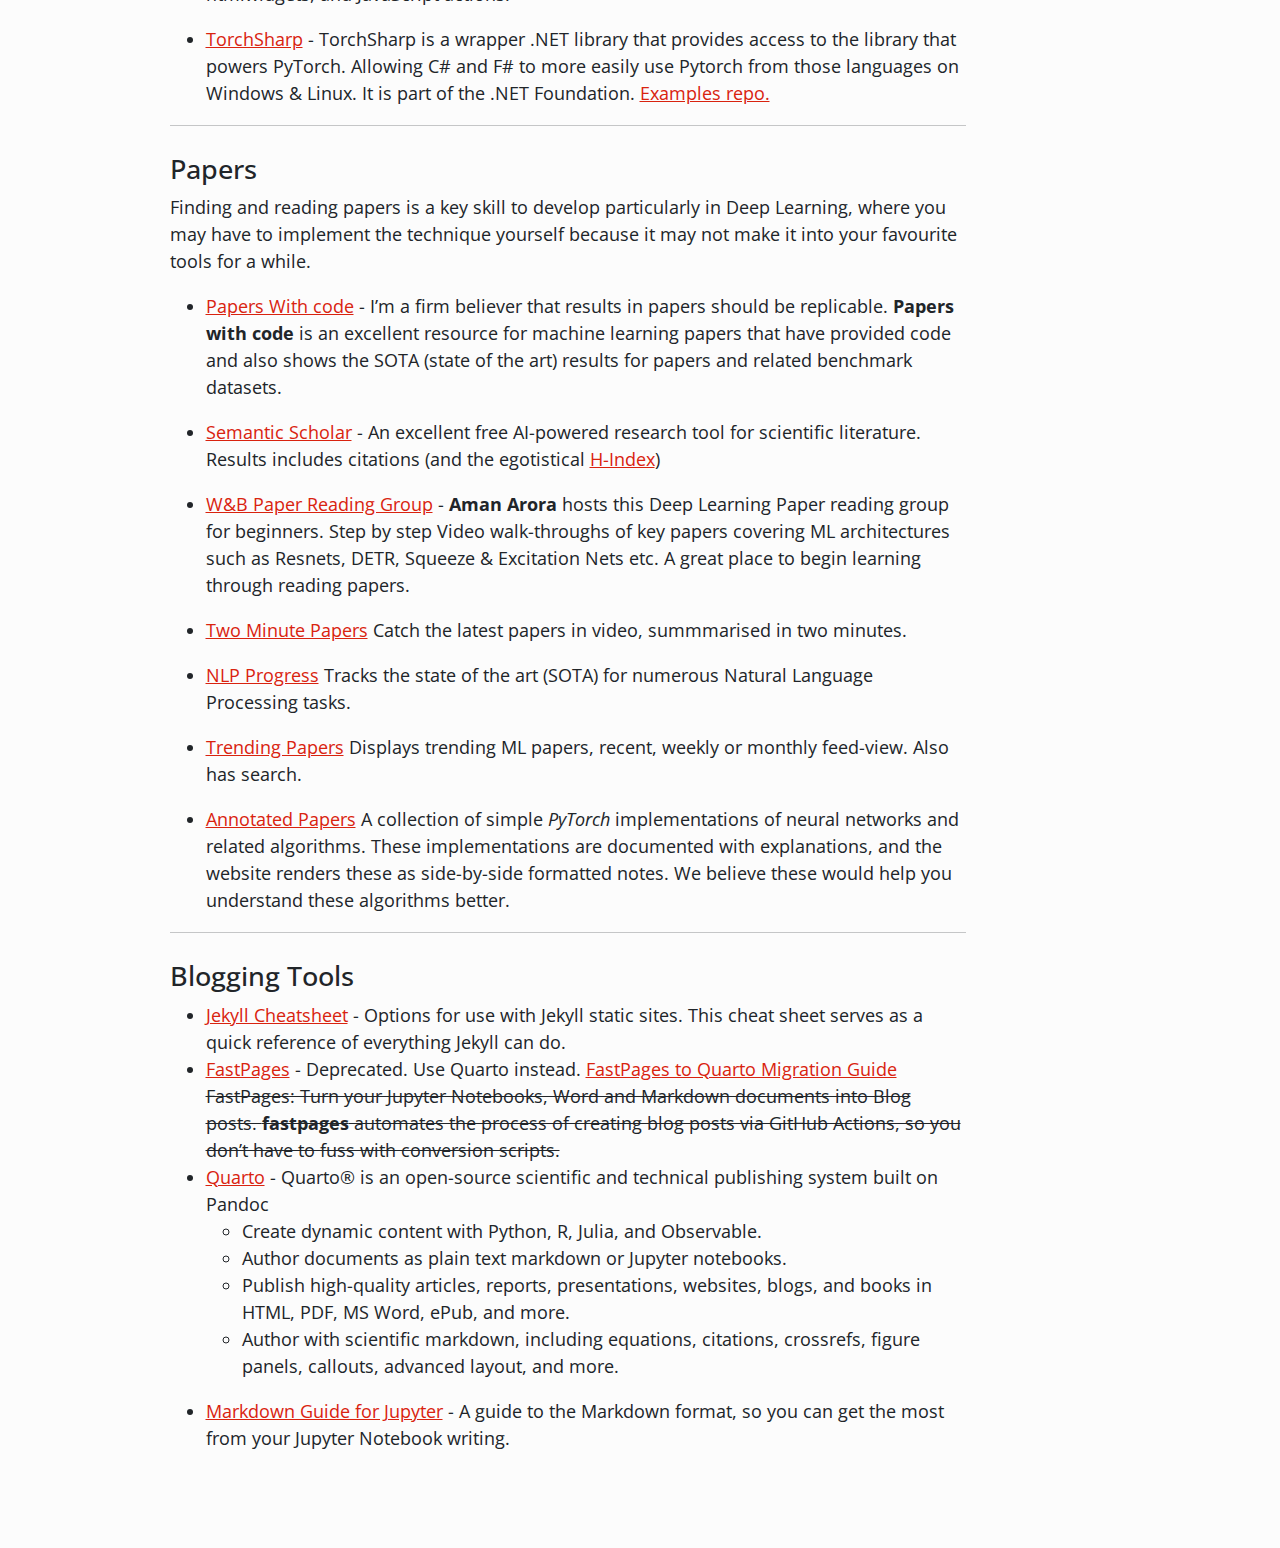
<file: data science/2021/10/21/resources/index.html>
<html xmlns="http://www.w3.org/1999/xhtml">
<head>
  <title>Redirect</title>
  <script type="text/javascript">
    var redirects = {"":"../../../../../posts/2021-10-21-resources.html"};
    var hash = window.location.hash.startsWith('#') ? window.location.hash.slice(1) : window.location.hash;
    var redirect = redirects[hash] || redirects[""] || "/";
    window.document.title = 'Redirect to  ' +  redirect;
    window.location.replace(redirect);
  </script>
</head>
<body>
</body>
</html>
</file>
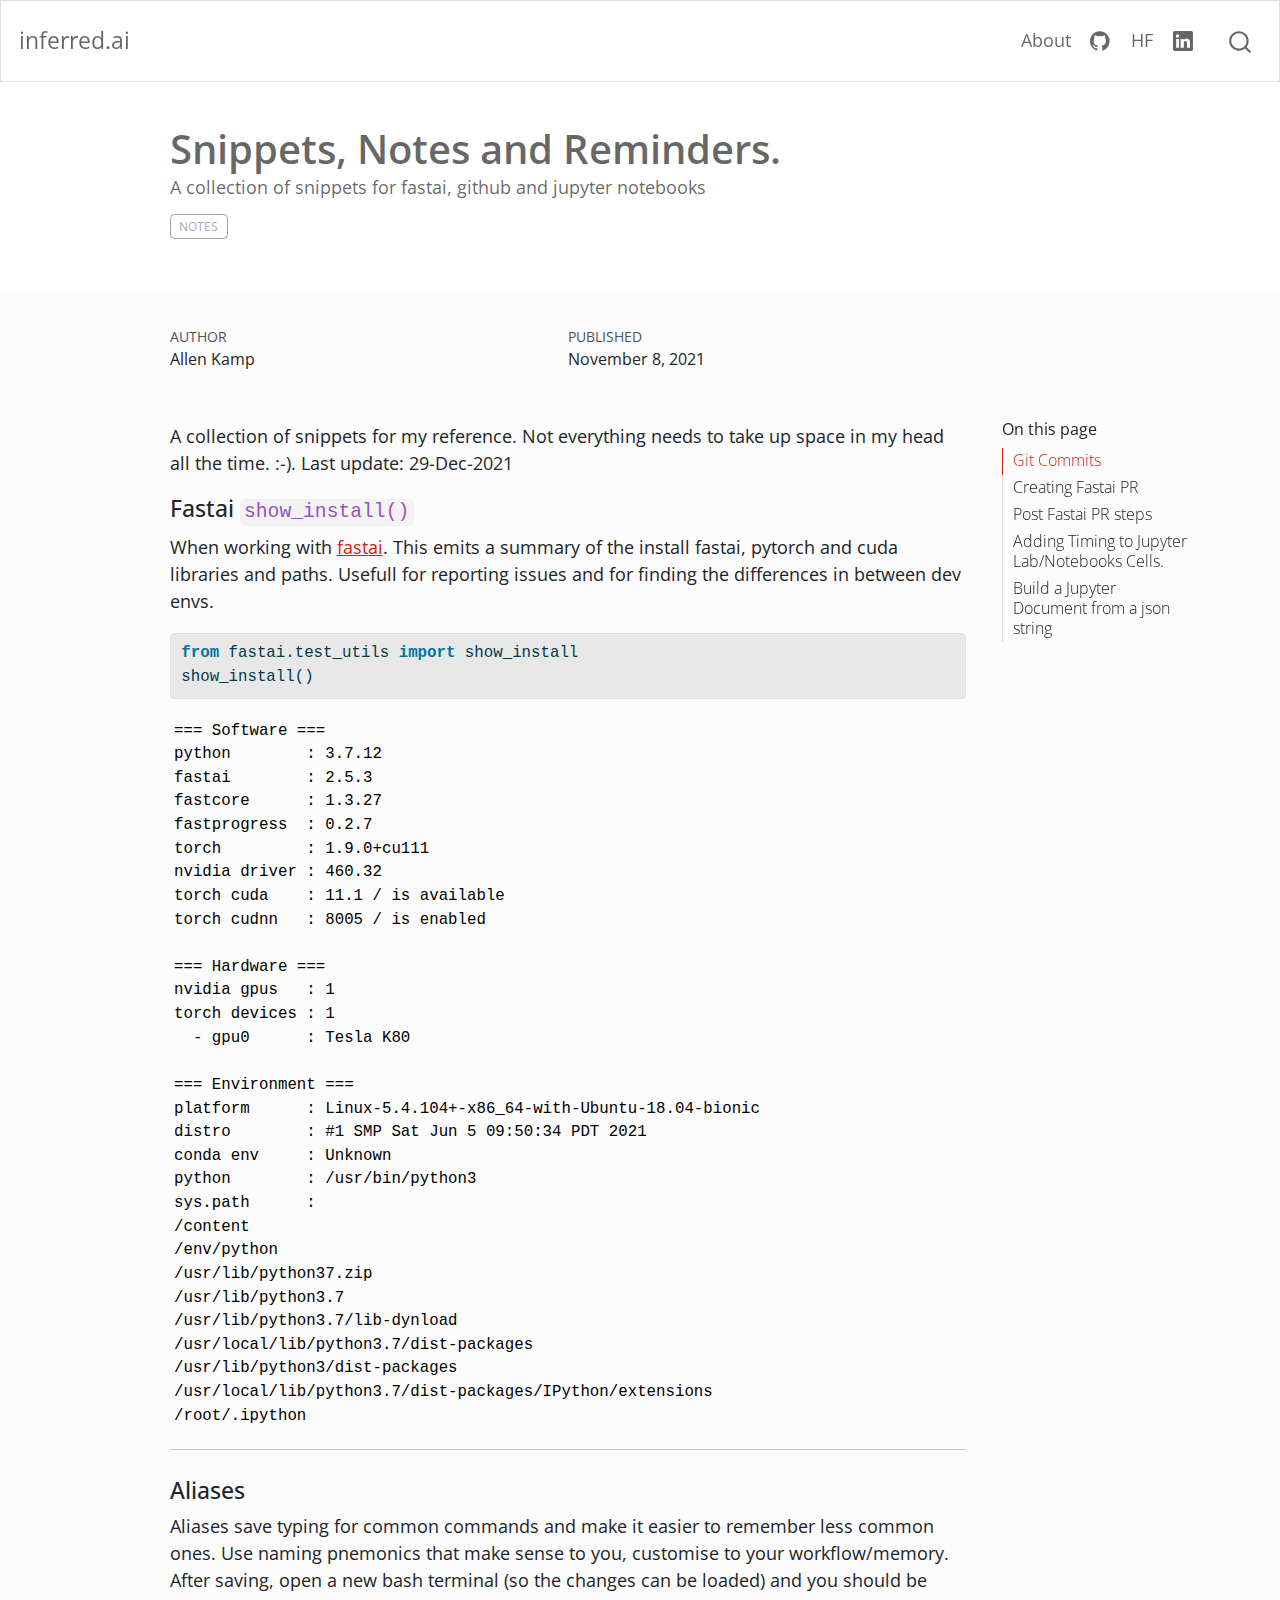
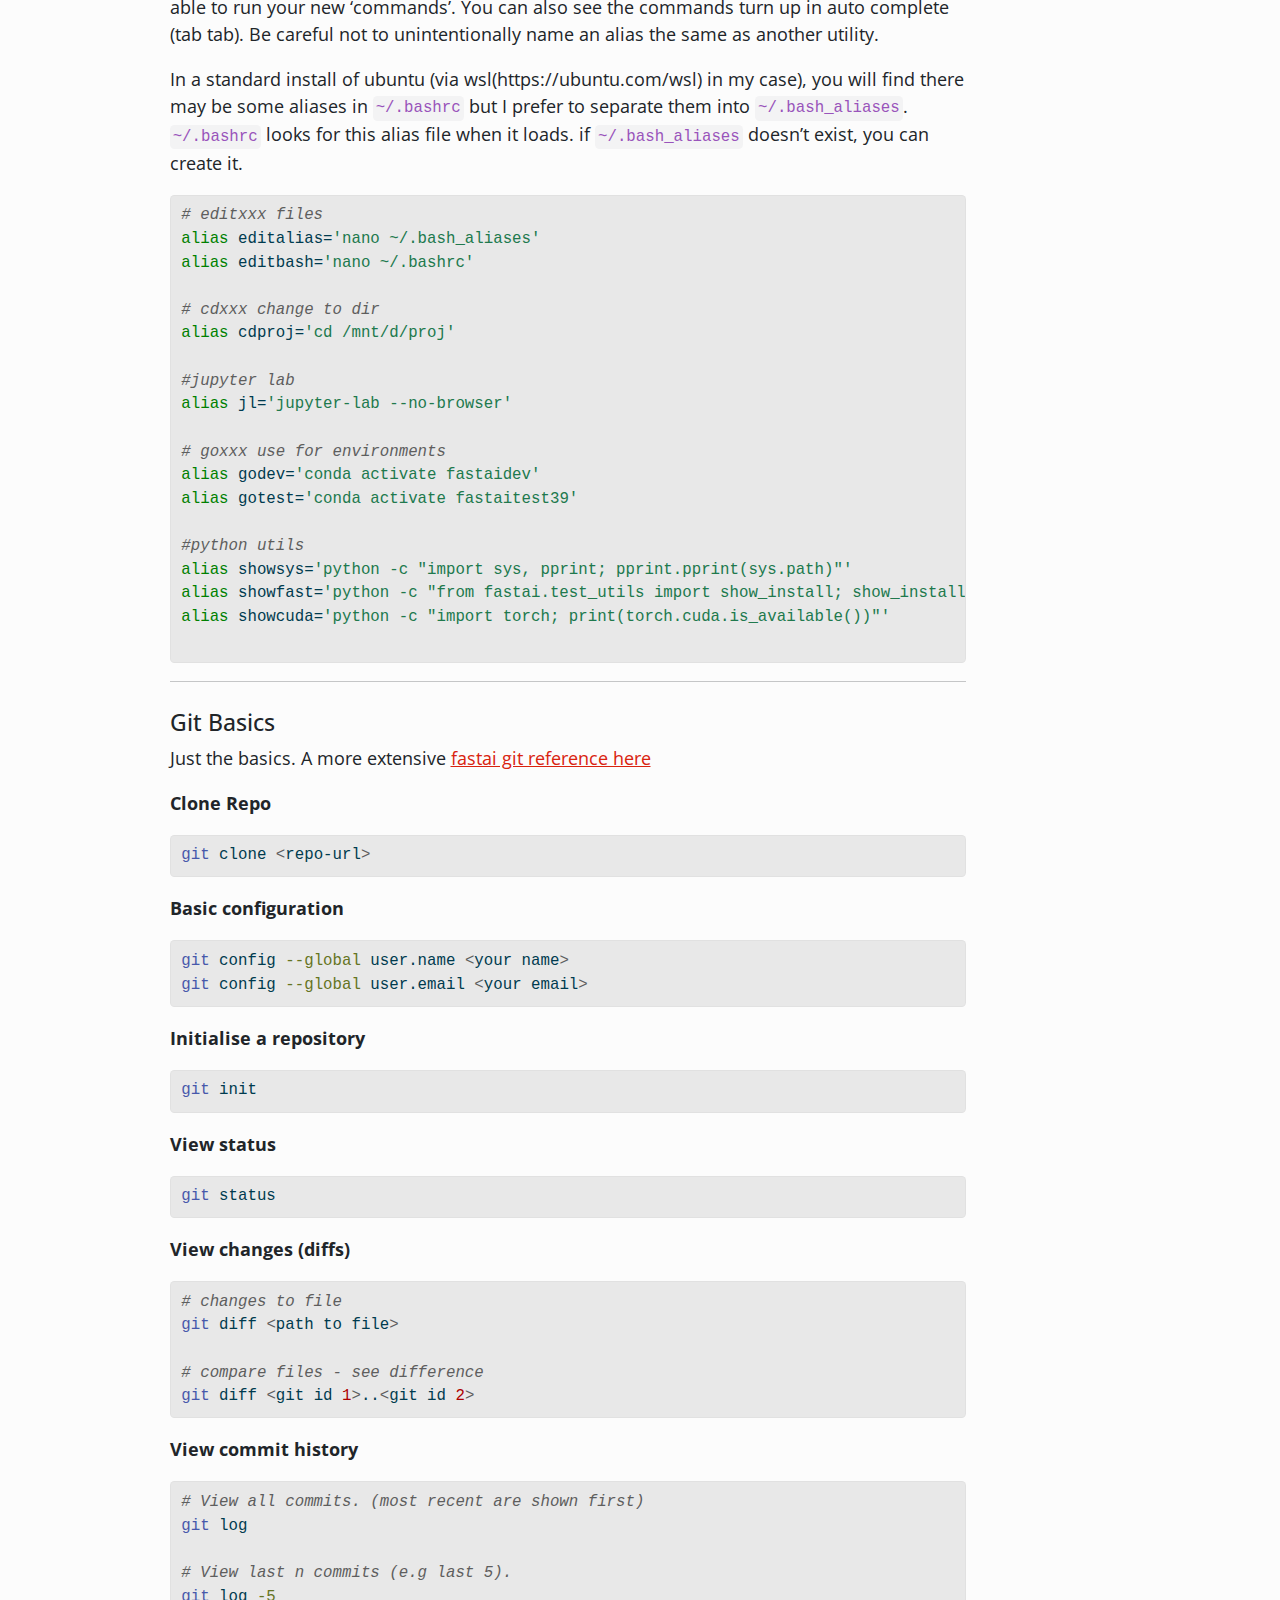
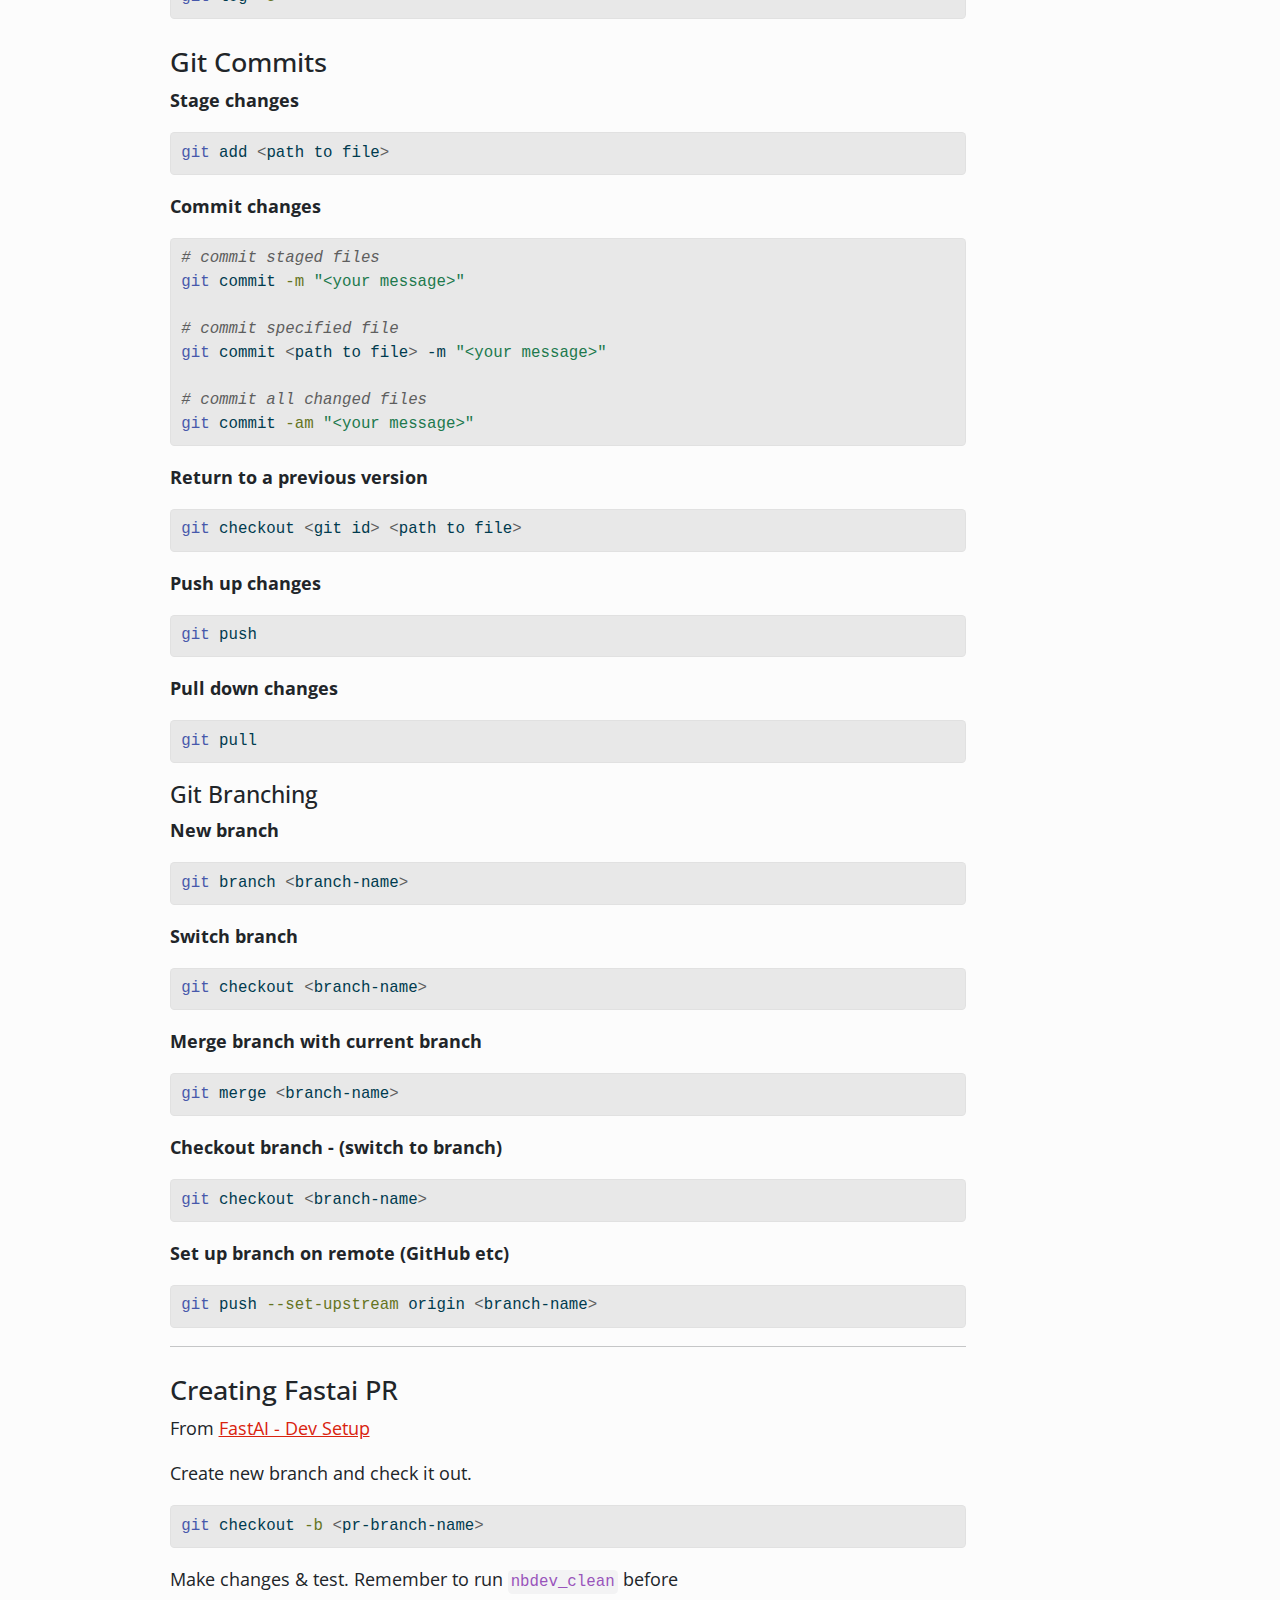
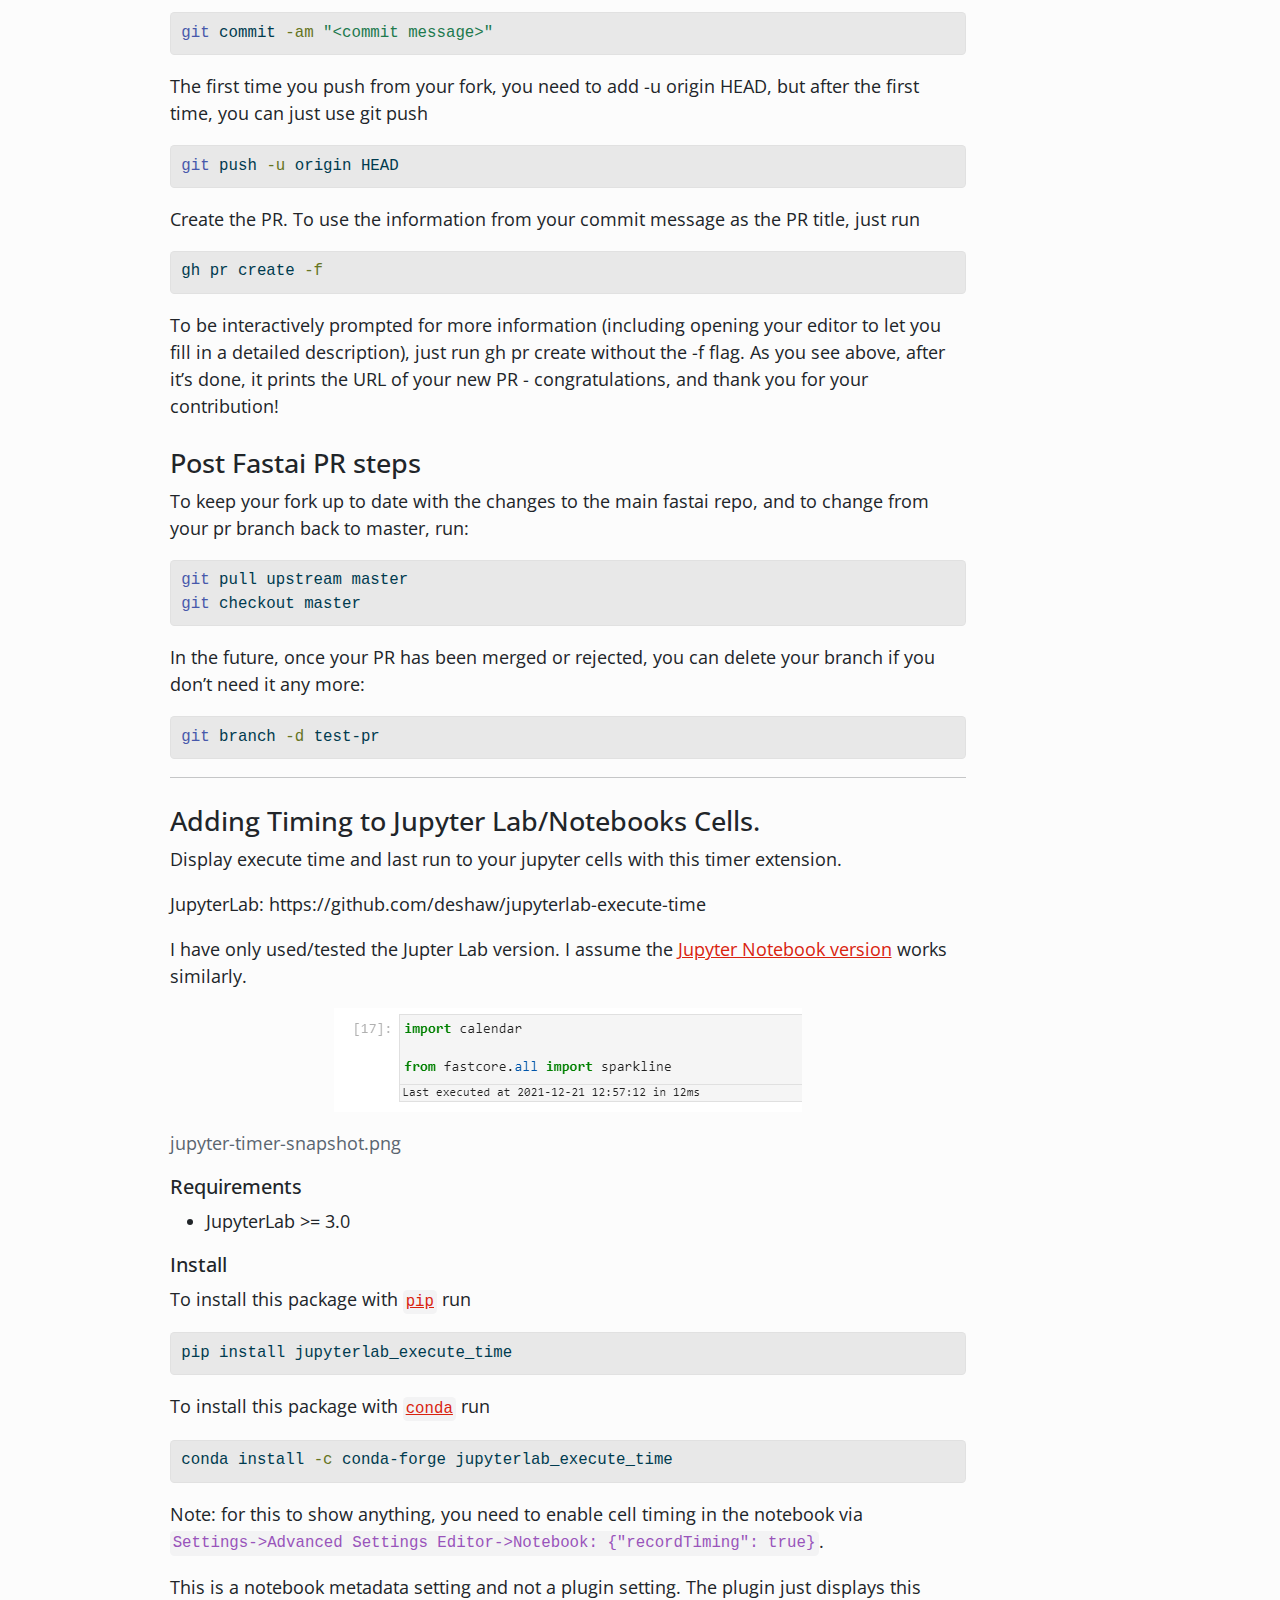
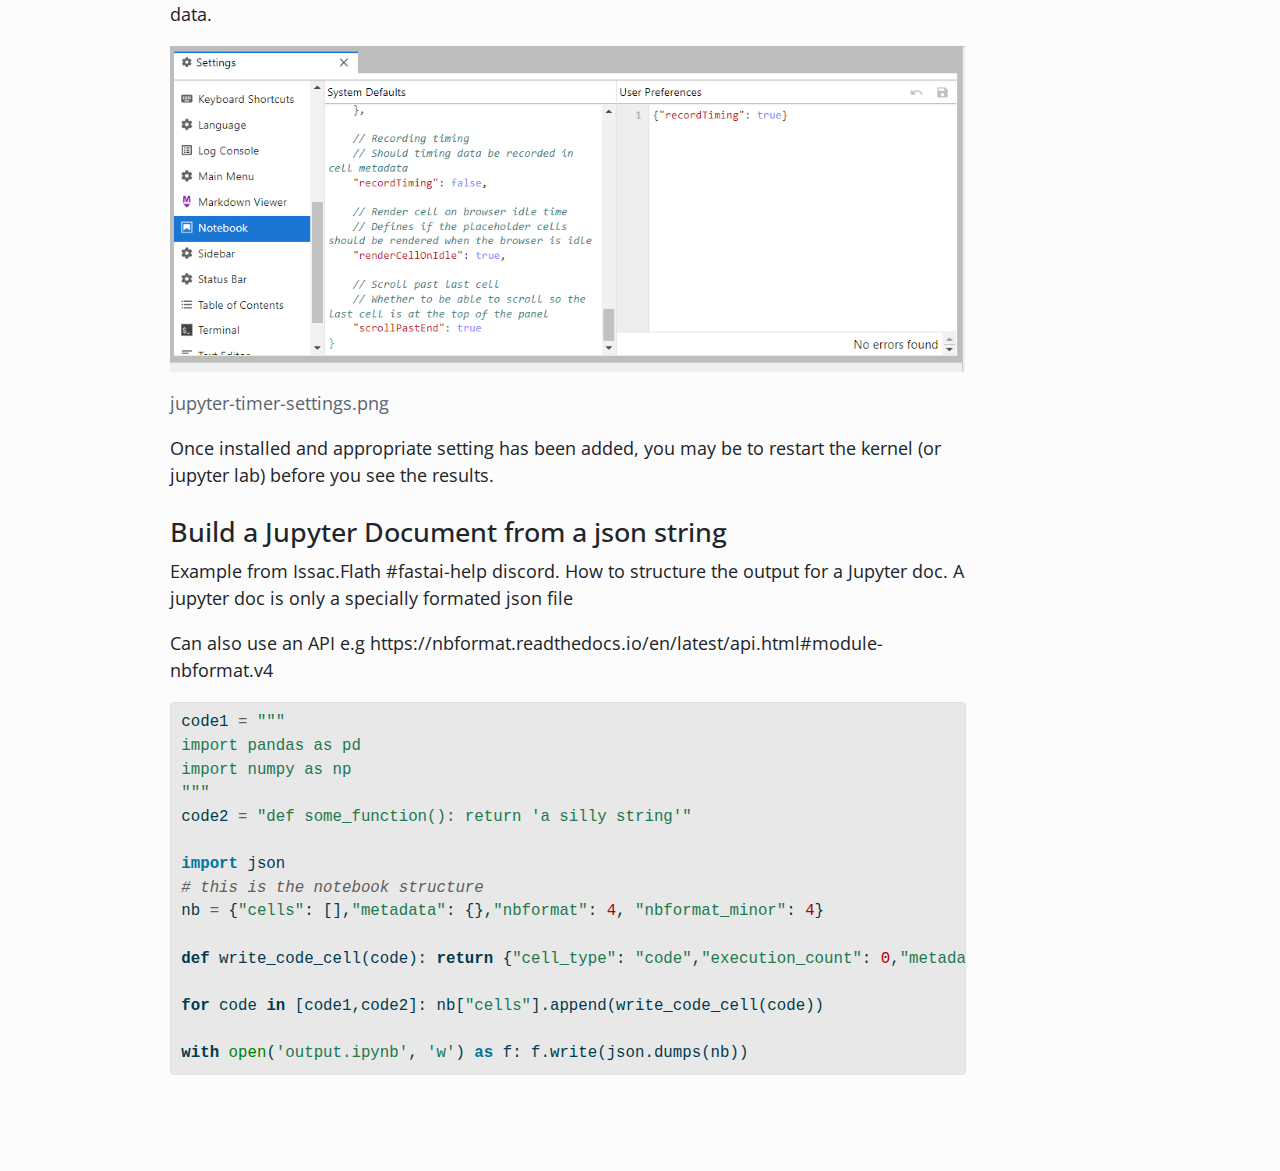
<file: notes/2021/11/08/snippets/index.html>
<html xmlns="http://www.w3.org/1999/xhtml">
<head>
  <title>Redirect</title>
  <script type="text/javascript">
    var redirects = {"":"../../../../../posts/2021-11-08-snippets.html"};
    var hash = window.location.hash.startsWith('#') ? window.location.hash.slice(1) : window.location.hash;
    var redirect = redirects[hash] || redirects[""] || "/";
    window.document.title = 'Redirect to  ' +  redirect;
    window.location.replace(redirect);
  </script>
</head>
<body>
</body>
</html>
</file>
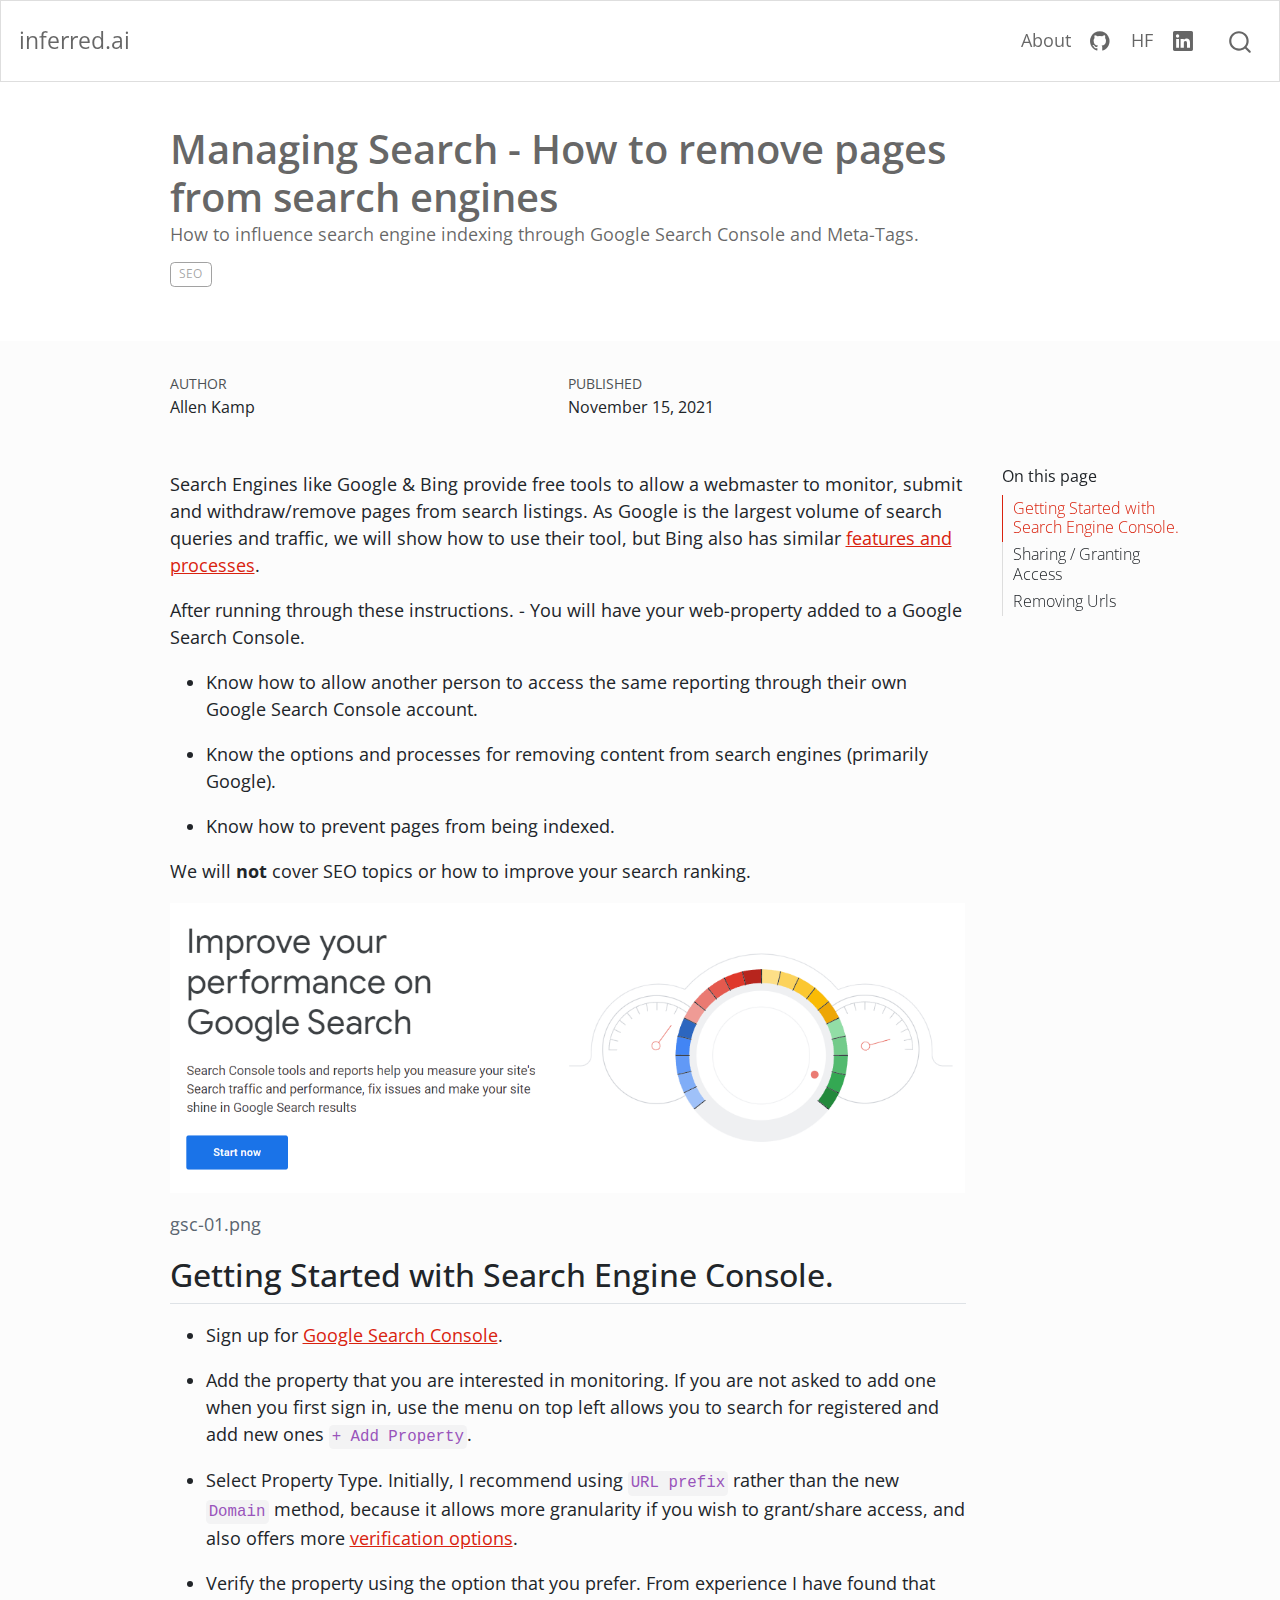
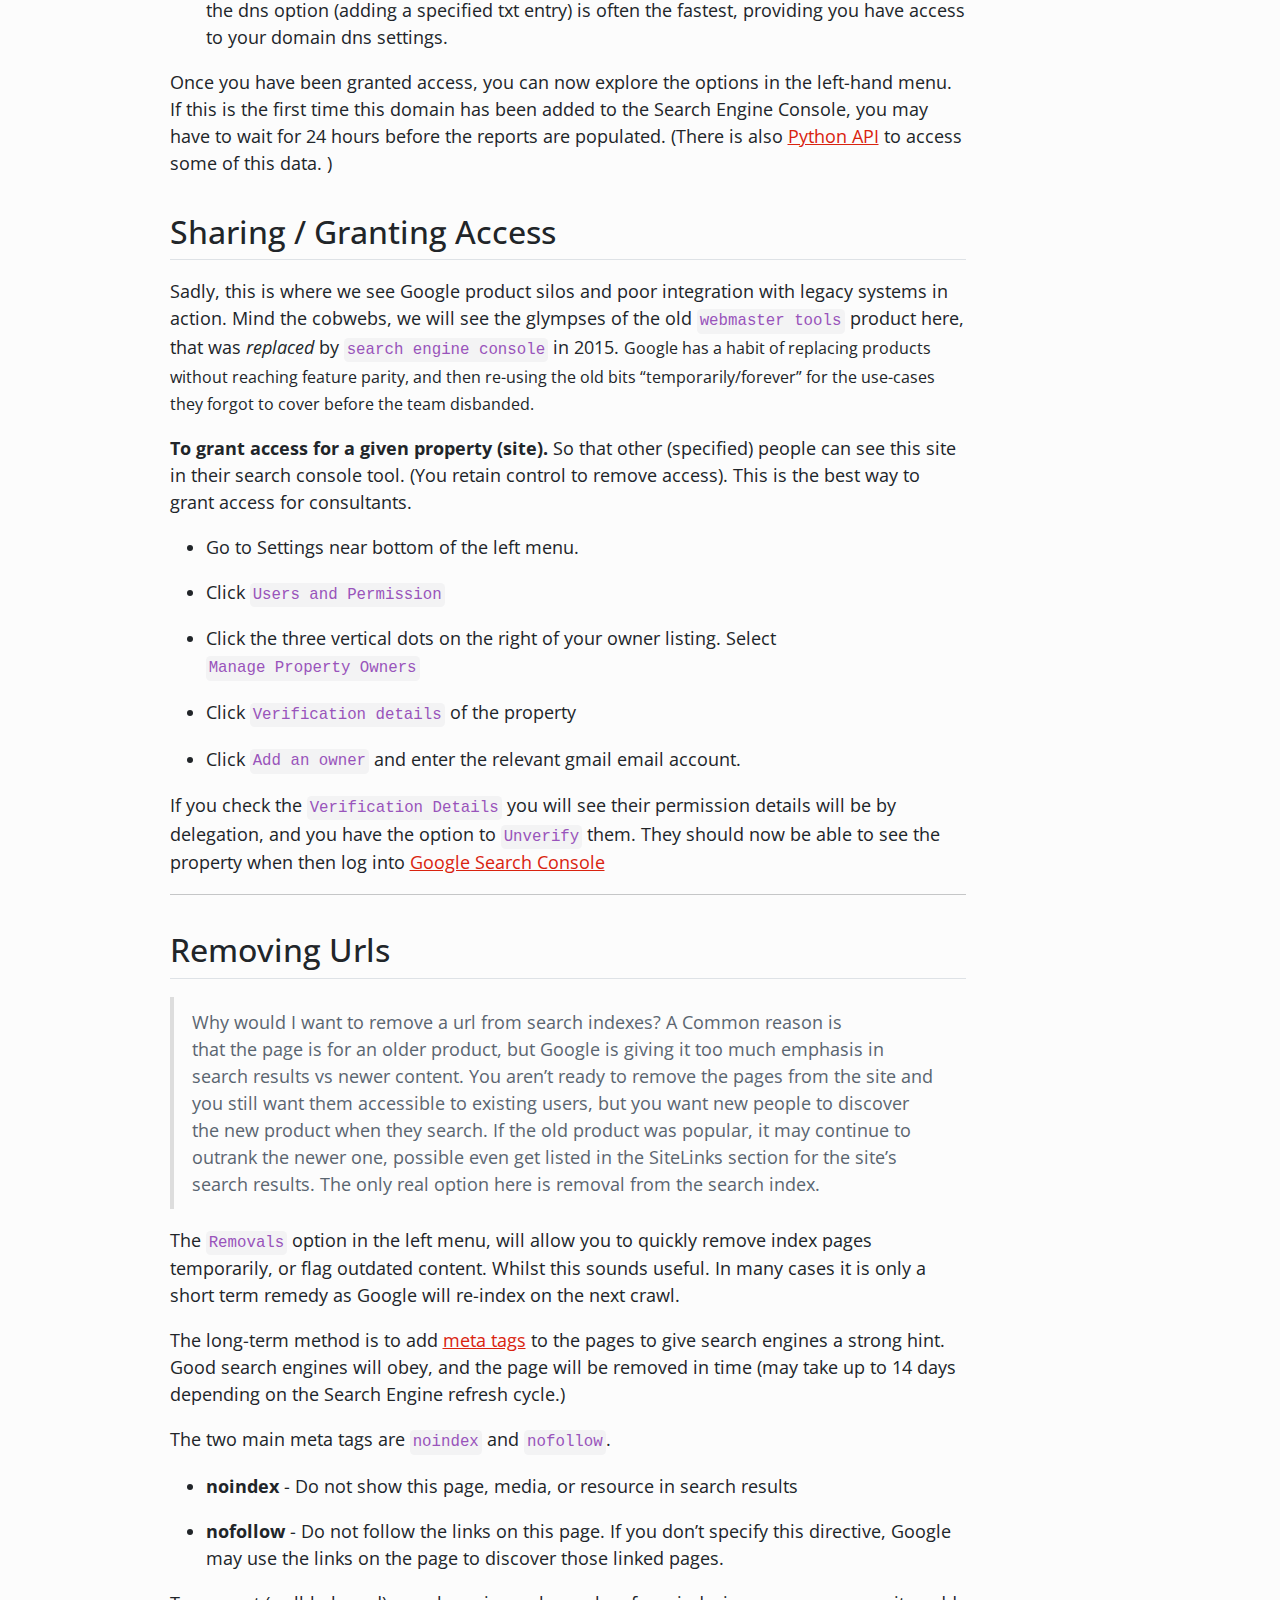
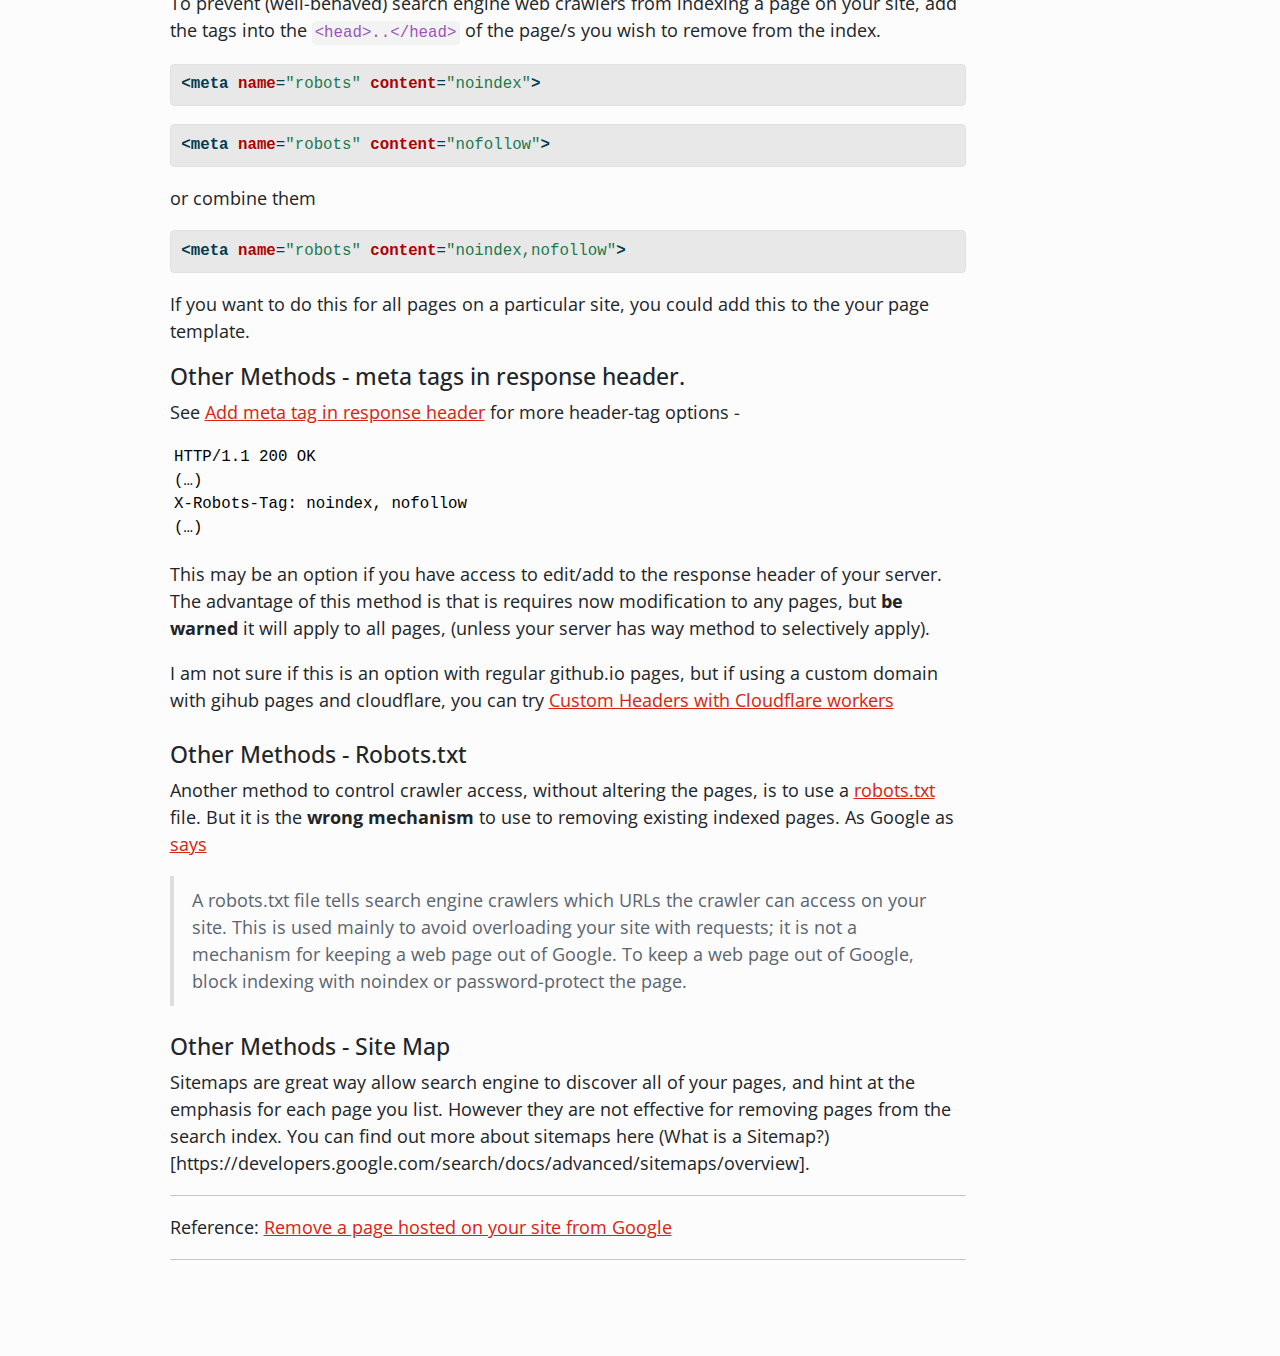
<file: SEO/2021/11/15/search-indexing/index.html>
<html xmlns="http://www.w3.org/1999/xhtml">
<head>
  <title>Redirect</title>
  <script type="text/javascript">
    var redirects = {"":"../../../../../posts/2021-11-15-search-indexing.html"};
    var hash = window.location.hash.startsWith('#') ? window.location.hash.slice(1) : window.location.hash;
    var redirect = redirects[hash] || redirects[""] || "/";
    window.document.title = 'Redirect to  ' +  redirect;
    window.location.replace(redirect);
  </script>
</head>
<body>
</body>
</html>
</file>
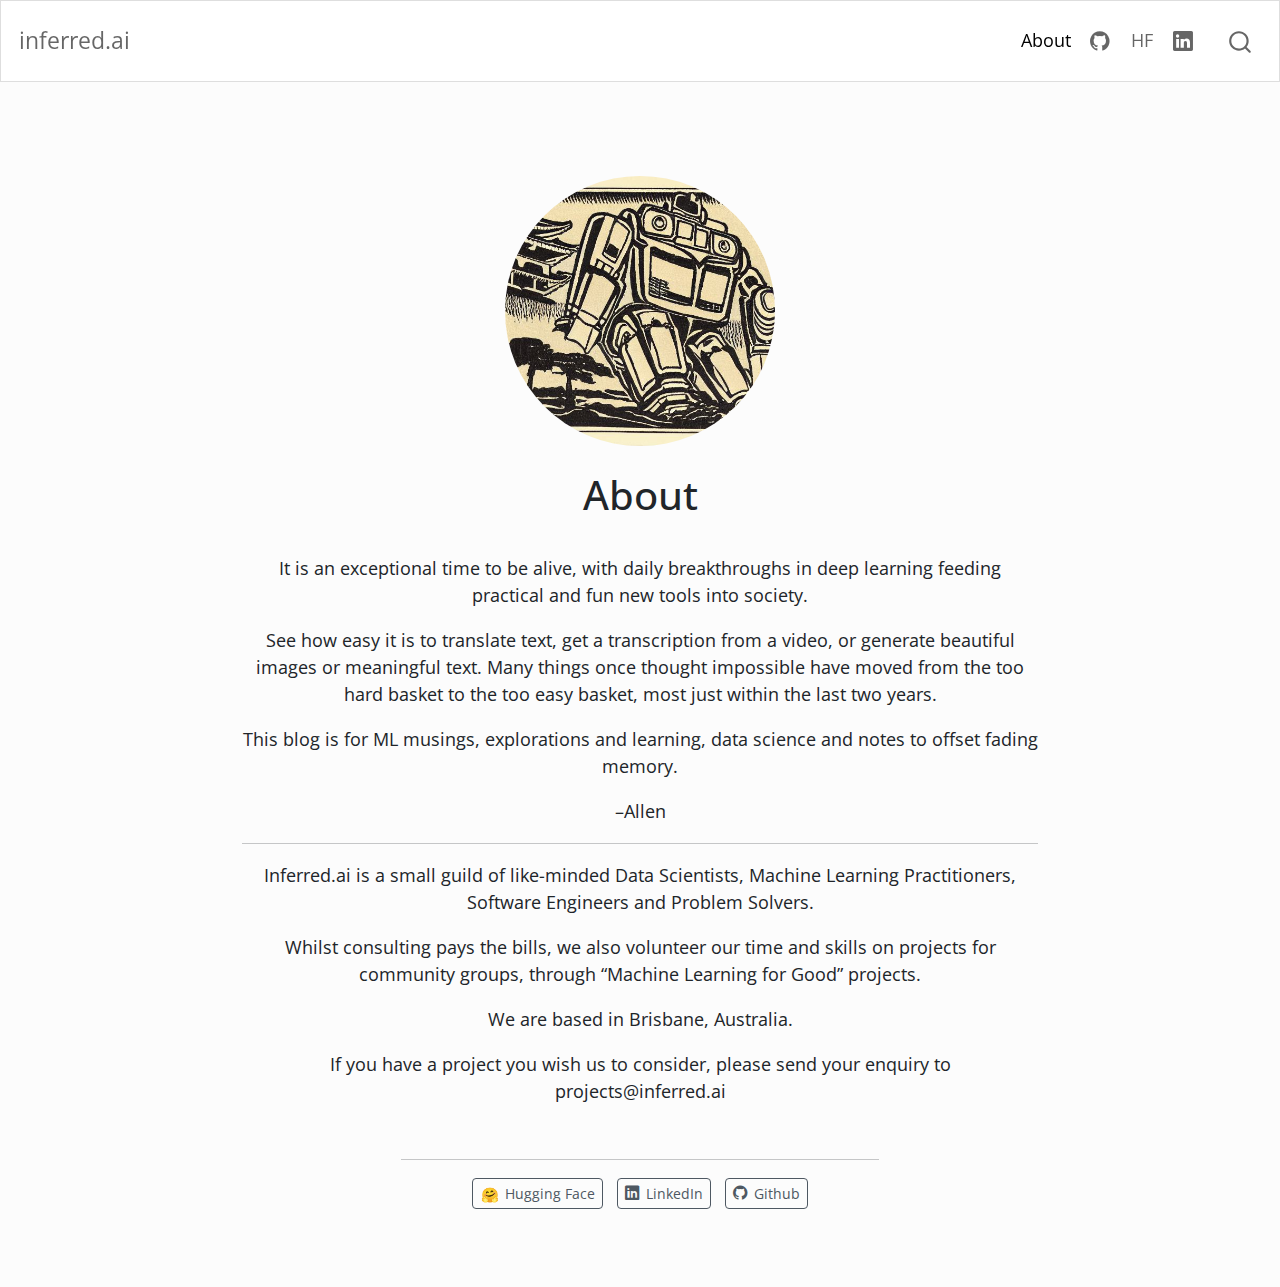
<file: about.html>
<!DOCTYPE html>
<html xmlns="http://www.w3.org/1999/xhtml" lang="en" xml:lang="en"><head>

<meta charset="utf-8">
<meta name="generator" content="quarto-1.1.251">

<meta name="viewport" content="width=device-width, initial-scale=1.0, user-scalable=yes">


<title>inferred.ai - About</title>
<style>
code{white-space: pre-wrap;}
span.smallcaps{font-variant: small-caps;}
div.columns{display: flex; gap: min(4vw, 1.5em);}
div.column{flex: auto; overflow-x: auto;}
div.hanging-indent{margin-left: 1.5em; text-indent: -1.5em;}
ul.task-list{list-style: none;}
ul.task-list li input[type="checkbox"] {
  width: 0.8em;
  margin: 0 0.8em 0.2em -1.6em;
  vertical-align: middle;
}
</style>


<script src="site_libs/quarto-nav/quarto-nav.js"></script>
<script src="site_libs/quarto-nav/headroom.min.js"></script>
<script src="site_libs/clipboard/clipboard.min.js"></script>
<script src="site_libs/quarto-search/autocomplete.umd.js"></script>
<script src="site_libs/quarto-search/fuse.min.js"></script>
<script src="site_libs/quarto-search/quarto-search.js"></script>
<meta name="quarto:offset" content="./">
<script src="site_libs/quarto-html/quarto.js"></script>
<script src="site_libs/quarto-html/popper.min.js"></script>
<script src="site_libs/quarto-html/tippy.umd.min.js"></script>
<link href="site_libs/quarto-html/tippy.css" rel="stylesheet">
<link href="site_libs/quarto-html/quarto-syntax-highlighting.css" rel="stylesheet" id="quarto-text-highlighting-styles">
<script src="site_libs/bootstrap/bootstrap.min.js"></script>
<link href="site_libs/bootstrap/bootstrap-icons.css" rel="stylesheet">
<link href="site_libs/bootstrap/bootstrap.min.css" rel="stylesheet" id="quarto-bootstrap" data-mode="light">
<script id="quarto-search-options" type="application/json">{
  "location": "navbar",
  "copy-button": false,
  "collapse-after": 3,
  "panel-placement": "end",
  "type": "overlay",
  "limit": 20,
  "language": {
    "search-no-results-text": "No results",
    "search-matching-documents-text": "matching documents",
    "search-copy-link-title": "Copy link to search",
    "search-hide-matches-text": "Hide additional matches",
    "search-more-match-text": "more match in this document",
    "search-more-matches-text": "more matches in this document",
    "search-clear-button-title": "Clear",
    "search-detached-cancel-button-title": "Cancel",
    "search-submit-button-title": "Submit"
  }
}</script>


<link rel="stylesheet" href="styles.css">
</head>

<body class="nav-fixed fullcontent">

<div id="quarto-search-results"></div>
  <header id="quarto-header" class="headroom fixed-top">
    <nav class="navbar navbar-expand-lg navbar-dark ">
      <div class="navbar-container container-fluid">
      <div class="navbar-brand-container">
    <a class="navbar-brand" href="./index.html">
    <span class="navbar-title">inferred.ai</span>
    </a>
  </div>
          <button class="navbar-toggler" type="button" data-bs-toggle="collapse" data-bs-target="#navbarCollapse" aria-controls="navbarCollapse" aria-expanded="false" aria-label="Toggle navigation" onclick="if (window.quartoToggleHeadroom) { window.quartoToggleHeadroom(); }">
  <span class="navbar-toggler-icon"></span>
</button>
          <div class="collapse navbar-collapse" id="navbarCollapse">
            <ul class="navbar-nav navbar-nav-scroll ms-auto">
  <li class="nav-item">
    <a class="nav-link active" href="./about.html" aria-current="page">About</a>
  </li>  
  <li class="nav-item compact">
    <a class="nav-link" href="https://github.com/Rebolforces"><i class="bi bi-github" role="img">
</i> 
 </a>
  </li>  
  <li class="nav-item">
    <a class="nav-link" href="https://huggingface.co/rebolforces">HF</a>
  </li>  
  <li class="nav-item compact">
    <a class="nav-link" href="https://linkedin.com/in/allen-kamp-47739547/"><i class="bi bi-linkedin" role="img">
</i> 
 </a>
  </li>  
</ul>
              <div id="quarto-search" class="" title="Search"></div>
          </div> <!-- /navcollapse -->
      </div> <!-- /container-fluid -->
    </nav>
</header>
<!-- content -->
<div id="quarto-content" class="quarto-container page-columns page-rows-contents page-layout-article page-navbar">
<!-- sidebar -->
<!-- margin-sidebar -->
    
<!-- main -->
<div class="quarto-about-jolla">
  <img src="posts/images/castlerobot.jpg" class="about-image
  round " style="height: 15em; width: 15em;">
 <header id="title-block-header" class="quarto-title-block default">
<div class="quarto-title">
<h1 class="title">About</h1>
</div>
<div class="quarto-title-meta">
  </div>
</header><main class="content" id="quarto-document-content">
<p>It is an exceptional time to be alive, with daily breakthroughs in deep learning feeding practical and fun new tools into society.</p>
<p>See how easy it is to translate text, get a transcription from a video, or generate beautiful images or meaningful text. Many things once thought impossible have moved from the too hard basket to the too easy basket, most just within the last two years.</p>
<p>This blog is for ML musings, explorations and learning, data science and notes to offset fading memory.</p>
<p>–Allen</p>
<hr>
<p>Inferred.ai is a small guild of like-minded Data Scientists, Machine Learning Practitioners, Software Engineers and Problem Solvers.</p>
<p>Whilst consulting pays the bills, we also volunteer our time and skills on projects for community groups, through “Machine Learning for Good” projects.</p>
<p>We are based in Brisbane, Australia.</p>
<p>If you have a project you wish us to consider, please send your enquiry to projects@inferred.ai</p>


</main> 
  <hr class="about-sep">
   <div class="about-links">
  <a href="https://huggingface.co/rebolforces" class="about-link">
    <i class="bi bi-huggingface"></i>
     <span class="about-link-text">Hugging Face</span>
  </a>
  <a href="https://linkedin.com/in/allen-kamp-47739547/" class="about-link">
    <i class="bi bi-linkedin"></i>
     <span class="about-link-text">LinkedIn</span>
  </a>
  <a href="https://github.com/Rebolforces" class="about-link">
    <i class="bi bi-github"></i>
     <span class="about-link-text">Github</span>
  </a>
</div>
</div>
 <!-- /main -->
<script id="quarto-html-after-body" type="application/javascript">
window.document.addEventListener("DOMContentLoaded", function (event) {
  const toggleBodyColorMode = (bsSheetEl) => {
    const mode = bsSheetEl.getAttribute("data-mode");
    const bodyEl = window.document.querySelector("body");
    if (mode === "dark") {
      bodyEl.classList.add("quarto-dark");
      bodyEl.classList.remove("quarto-light");
    } else {
      bodyEl.classList.add("quarto-light");
      bodyEl.classList.remove("quarto-dark");
    }
  }
  const toggleBodyColorPrimary = () => {
    const bsSheetEl = window.document.querySelector("link#quarto-bootstrap");
    if (bsSheetEl) {
      toggleBodyColorMode(bsSheetEl);
    }
  }
  toggleBodyColorPrimary();  
  const clipboard = new window.ClipboardJS('.code-copy-button', {
    target: function(trigger) {
      return trigger.previousElementSibling;
    }
  });
  clipboard.on('success', function(e) {
    // button target
    const button = e.trigger;
    // don't keep focus
    button.blur();
    // flash "checked"
    button.classList.add('code-copy-button-checked');
    var currentTitle = button.getAttribute("title");
    button.setAttribute("title", "Copied!");
    setTimeout(function() {
      button.setAttribute("title", currentTitle);
      button.classList.remove('code-copy-button-checked');
    }, 1000);
    // clear code selection
    e.clearSelection();
  });
  function tippyHover(el, contentFn) {
    const config = {
      allowHTML: true,
      content: contentFn,
      maxWidth: 500,
      delay: 100,
      arrow: false,
      appendTo: function(el) {
          return el.parentElement;
      },
      interactive: true,
      interactiveBorder: 10,
      theme: 'quarto',
      placement: 'bottom-start'
    };
    window.tippy(el, config); 
  }
  const noterefs = window.document.querySelectorAll('a[role="doc-noteref"]');
  for (var i=0; i<noterefs.length; i++) {
    const ref = noterefs[i];
    tippyHover(ref, function() {
      // use id or data attribute instead here
      let href = ref.getAttribute('data-footnote-href') || ref.getAttribute('href');
      try { href = new URL(href).hash; } catch {}
      const id = href.replace(/^#\/?/, "");
      const note = window.document.getElementById(id);
      return note.innerHTML;
    });
  }
  var bibliorefs = window.document.querySelectorAll('a[role="doc-biblioref"]');
  for (var i=0; i<bibliorefs.length; i++) {
    const ref = bibliorefs[i];
    const cites = ref.parentNode.getAttribute('data-cites').split(' ');
    tippyHover(ref, function() {
      var popup = window.document.createElement('div');
      cites.forEach(function(cite) {
        var citeDiv = window.document.createElement('div');
        citeDiv.classList.add('hanging-indent');
        citeDiv.classList.add('csl-entry');
        var biblioDiv = window.document.getElementById('ref-' + cite);
        if (biblioDiv) {
          citeDiv.innerHTML = biblioDiv.innerHTML;
        }
        popup.appendChild(citeDiv);
      });
      return popup.innerHTML;
    });
  }
});
</script>
</div> <!-- /content -->



</body></html>
</file>
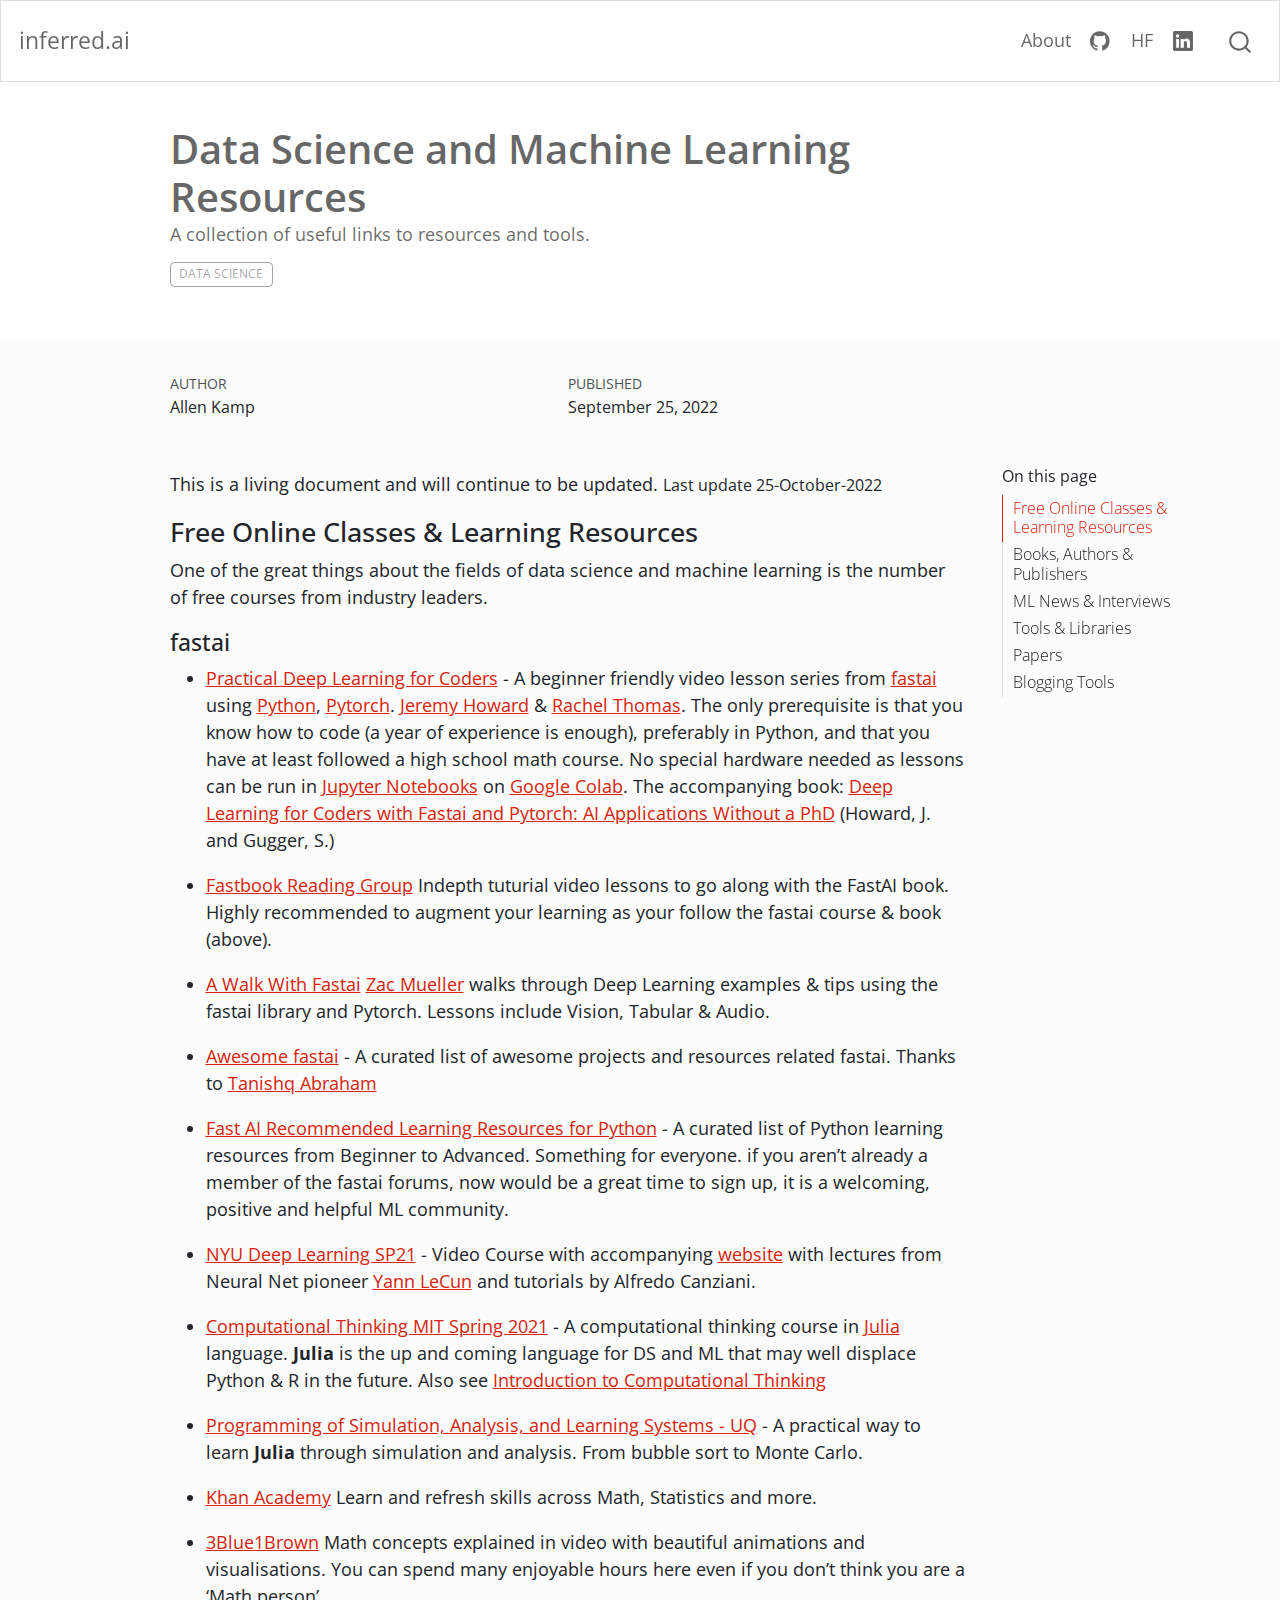
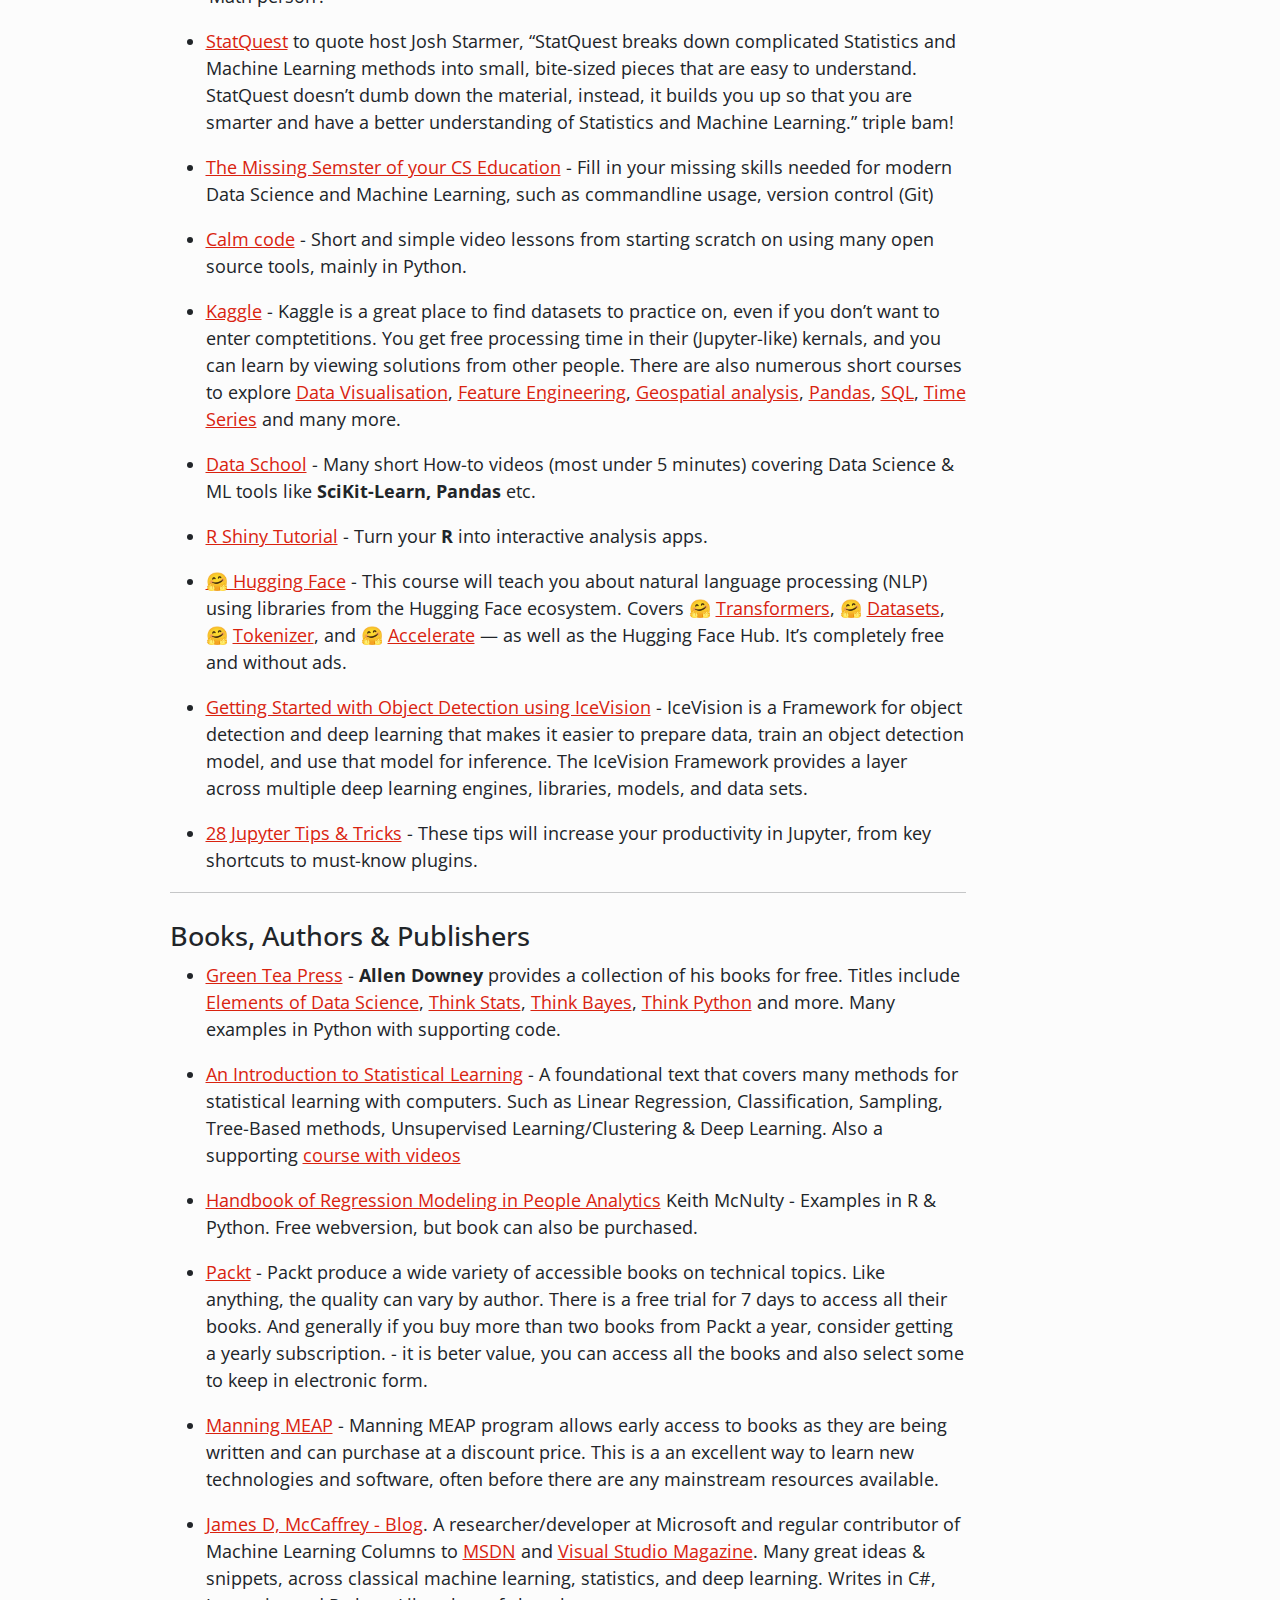
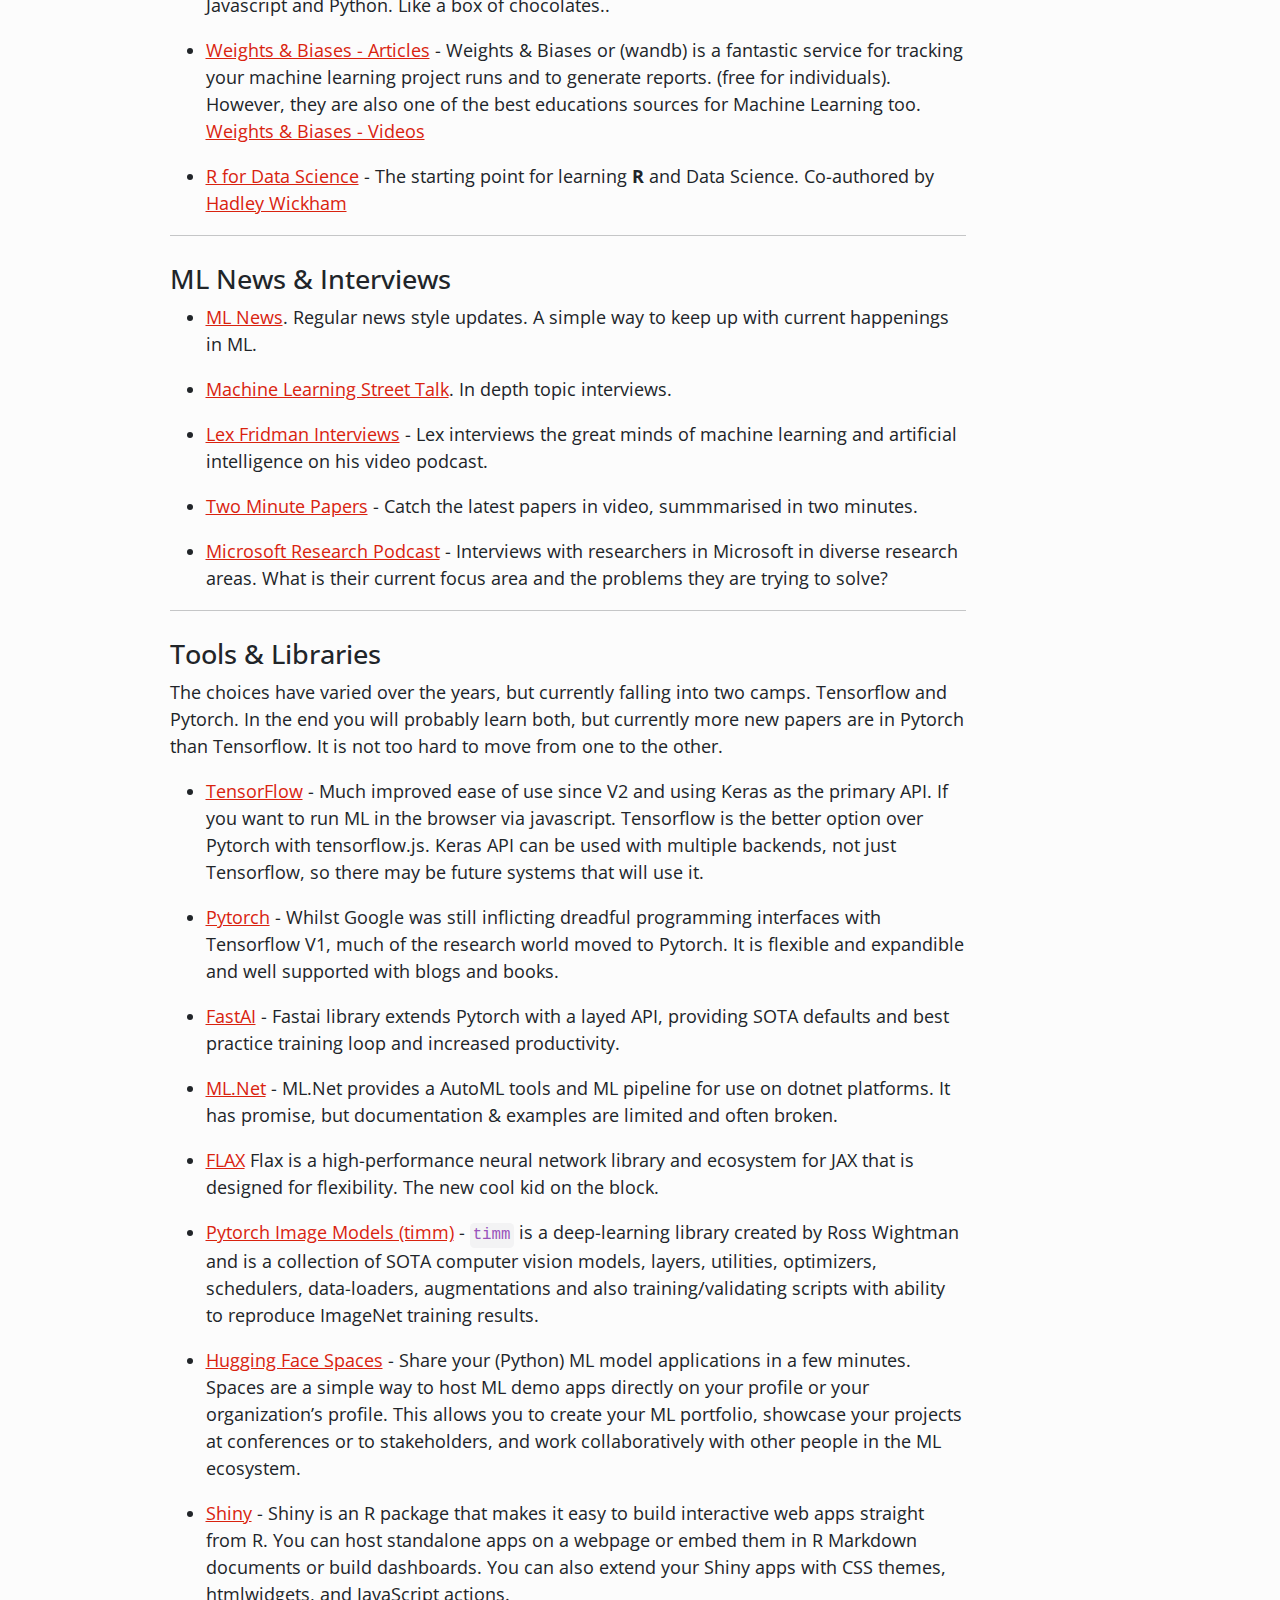
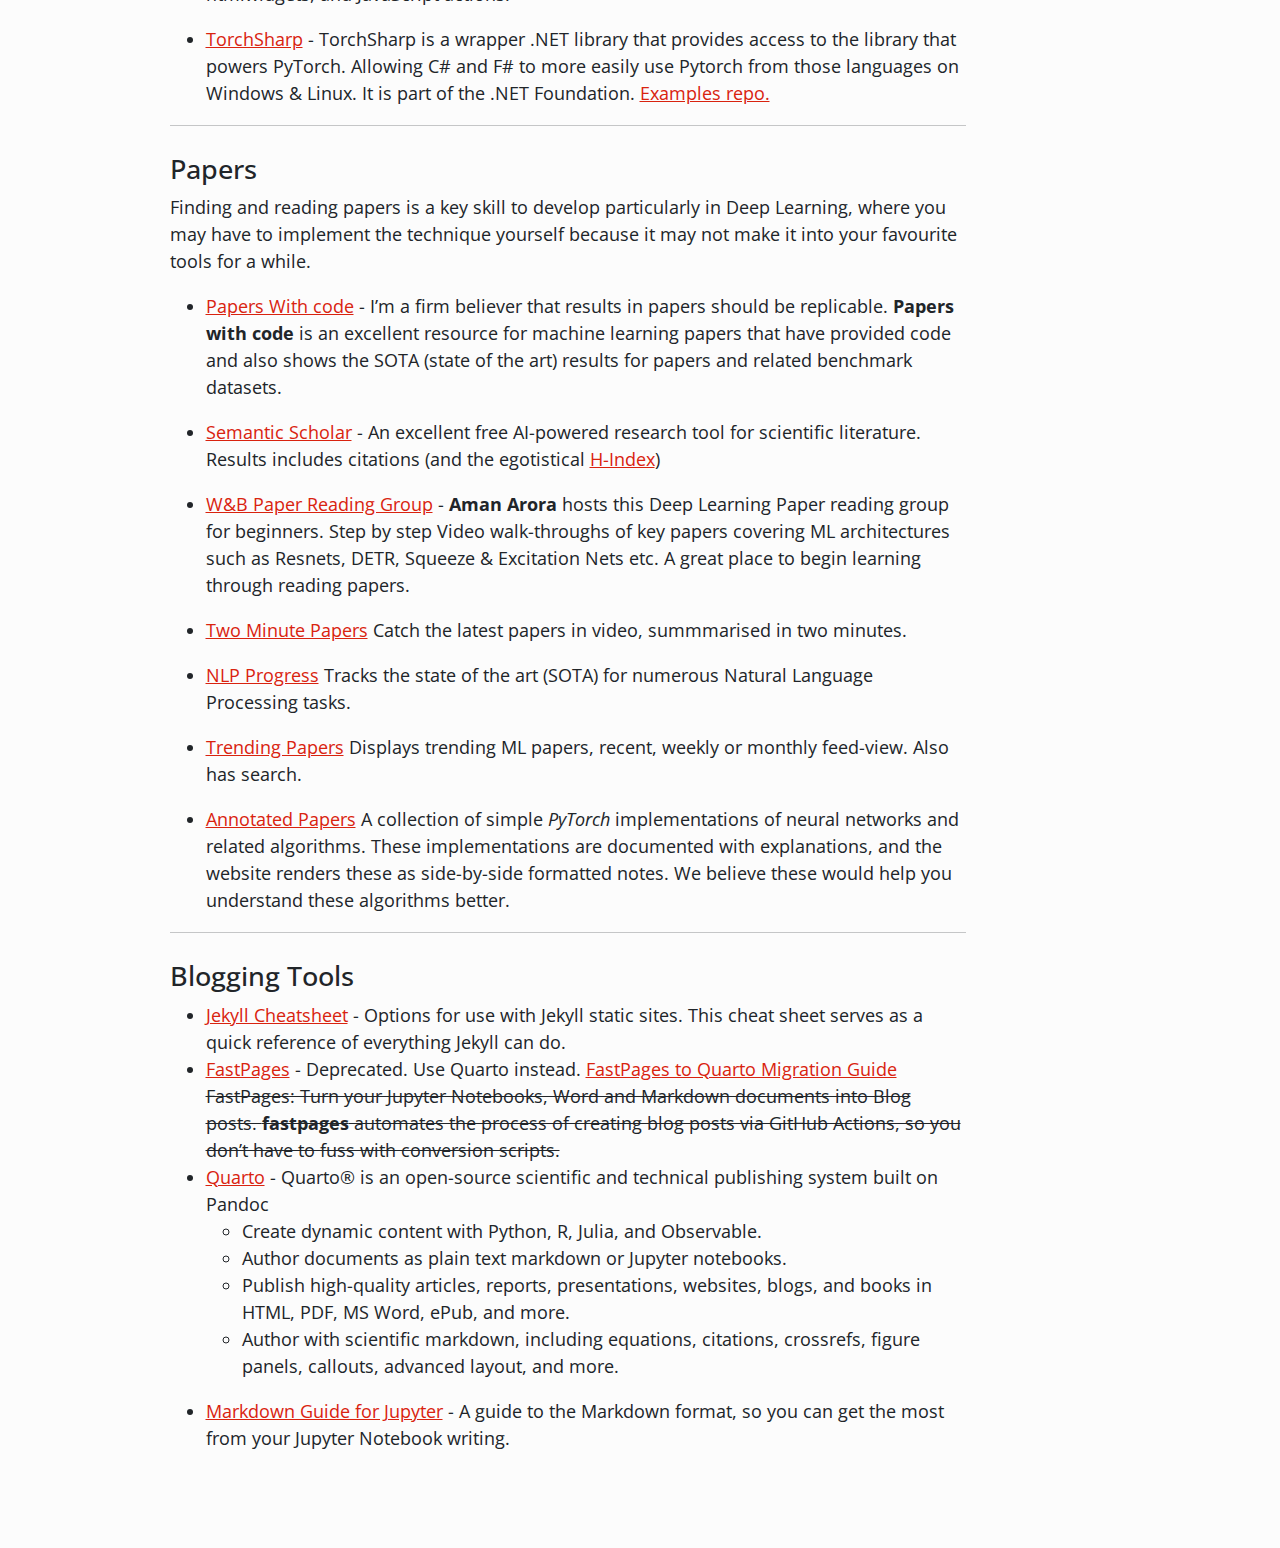
<file: posts/2021-10-21-resources.html>
<!DOCTYPE html>
<html xmlns="http://www.w3.org/1999/xhtml" lang="en" xml:lang="en"><head>

<meta charset="utf-8">
<meta name="generator" content="quarto-1.1.251">

<meta name="viewport" content="width=device-width, initial-scale=1.0, user-scalable=yes">

<meta name="author" content="Allen Kamp">
<meta name="dcterms.date" content="2022-09-25">
<meta name="description" content="A collection of useful links to resources and tools.">

<title>inferred.ai - Data Science and Machine Learning Resources</title>
<style>
code{white-space: pre-wrap;}
span.smallcaps{font-variant: small-caps;}
div.columns{display: flex; gap: min(4vw, 1.5em);}
div.column{flex: auto; overflow-x: auto;}
div.hanging-indent{margin-left: 1.5em; text-indent: -1.5em;}
ul.task-list{list-style: none;}
ul.task-list li input[type="checkbox"] {
  width: 0.8em;
  margin: 0 0.8em 0.2em -1.6em;
  vertical-align: middle;
}
</style>


<script src="../site_libs/quarto-nav/quarto-nav.js"></script>
<script src="../site_libs/quarto-nav/headroom.min.js"></script>
<script src="../site_libs/clipboard/clipboard.min.js"></script>
<script src="../site_libs/quarto-search/autocomplete.umd.js"></script>
<script src="../site_libs/quarto-search/fuse.min.js"></script>
<script src="../site_libs/quarto-search/quarto-search.js"></script>
<meta name="quarto:offset" content="../">
<script src="../site_libs/quarto-html/quarto.js"></script>
<script src="../site_libs/quarto-html/popper.min.js"></script>
<script src="../site_libs/quarto-html/tippy.umd.min.js"></script>
<script src="../site_libs/quarto-html/anchor.min.js"></script>
<link href="../site_libs/quarto-html/tippy.css" rel="stylesheet">
<link href="../site_libs/quarto-html/quarto-syntax-highlighting.css" rel="stylesheet" id="quarto-text-highlighting-styles">
<script src="../site_libs/bootstrap/bootstrap.min.js"></script>
<link href="../site_libs/bootstrap/bootstrap-icons.css" rel="stylesheet">
<link href="../site_libs/bootstrap/bootstrap.min.css" rel="stylesheet" id="quarto-bootstrap" data-mode="light">
<script id="quarto-search-options" type="application/json">{
  "location": "navbar",
  "copy-button": false,
  "collapse-after": 3,
  "panel-placement": "end",
  "type": "overlay",
  "limit": 20,
  "language": {
    "search-no-results-text": "No results",
    "search-matching-documents-text": "matching documents",
    "search-copy-link-title": "Copy link to search",
    "search-hide-matches-text": "Hide additional matches",
    "search-more-match-text": "more match in this document",
    "search-more-matches-text": "more matches in this document",
    "search-clear-button-title": "Clear",
    "search-detached-cancel-button-title": "Cancel",
    "search-submit-button-title": "Submit"
  }
}</script>


<link rel="stylesheet" href="../styles.css">
</head>

<body class="nav-fixed">

<div id="quarto-search-results"></div>
  <header id="quarto-header" class="headroom fixed-top">
    <nav class="navbar navbar-expand-lg navbar-dark ">
      <div class="navbar-container container-fluid">
      <div class="navbar-brand-container">
    <a class="navbar-brand" href="../index.html">
    <span class="navbar-title">inferred.ai</span>
    </a>
  </div>
          <button class="navbar-toggler" type="button" data-bs-toggle="collapse" data-bs-target="#navbarCollapse" aria-controls="navbarCollapse" aria-expanded="false" aria-label="Toggle navigation" onclick="if (window.quartoToggleHeadroom) { window.quartoToggleHeadroom(); }">
  <span class="navbar-toggler-icon"></span>
</button>
          <div class="collapse navbar-collapse" id="navbarCollapse">
            <ul class="navbar-nav navbar-nav-scroll ms-auto">
  <li class="nav-item">
    <a class="nav-link" href="../about.html">About</a>
  </li>  
  <li class="nav-item compact">
    <a class="nav-link" href="https://github.com/Rebolforces"><i class="bi bi-github" role="img">
</i> 
 </a>
  </li>  
  <li class="nav-item">
    <a class="nav-link" href="https://huggingface.co/rebolforces">HF</a>
  </li>  
  <li class="nav-item compact">
    <a class="nav-link" href="https://linkedin.com/in/allen-kamp-47739547/"><i class="bi bi-linkedin" role="img">
</i> 
 </a>
  </li>  
</ul>
              <div id="quarto-search" class="" title="Search"></div>
          </div> <!-- /navcollapse -->
      </div> <!-- /container-fluid -->
    </nav>
</header>
<!-- content -->
<header id="title-block-header" class="quarto-title-block default page-columns page-full">
  <div class="quarto-title-banner page-columns page-full">
    <div class="quarto-title column-body">
      <h1 class="title">Data Science and Machine Learning Resources</h1>
                  <div>
        <div class="description">
          A collection of useful links to resources and tools.
        </div>
      </div>
                          <div class="quarto-categories">
                <div class="quarto-category">data science</div>
              </div>
                  </div>
  </div>
    
  
  <div class="quarto-title-meta">

      <div>
      <div class="quarto-title-meta-heading">Author</div>
      <div class="quarto-title-meta-contents">
               <p>Allen Kamp </p>
            </div>
    </div>
      
      <div>
      <div class="quarto-title-meta-heading">Published</div>
      <div class="quarto-title-meta-contents">
        <p class="date">September 25, 2022</p>
      </div>
    </div>
      
    </div>
    
  
  </header><div id="quarto-content" class="quarto-container page-columns page-rows-contents page-layout-article page-navbar">
<!-- sidebar -->
<!-- margin-sidebar -->
    <div id="quarto-margin-sidebar" class="sidebar margin-sidebar">
        <nav id="TOC" role="doc-toc" class="toc-active">
    <h2 id="toc-title">On this page</h2>
   
  <ul>
  <li><a href="#free-online-classes-learning-resources" id="toc-free-online-classes-learning-resources" class="nav-link active" data-scroll-target="#free-online-classes-learning-resources">Free Online Classes &amp; Learning Resources</a></li>
  <li><a href="#books-authors-publishers" id="toc-books-authors-publishers" class="nav-link" data-scroll-target="#books-authors-publishers">Books, Authors &amp; Publishers</a></li>
  <li><a href="#ml-news-interviews" id="toc-ml-news-interviews" class="nav-link" data-scroll-target="#ml-news-interviews">ML News &amp; Interviews</a></li>
  <li><a href="#tools-libraries" id="toc-tools-libraries" class="nav-link" data-scroll-target="#tools-libraries">Tools &amp; Libraries</a></li>
  <li><a href="#papers" id="toc-papers" class="nav-link" data-scroll-target="#papers">Papers</a></li>
  <li><a href="#blogging-tools" id="toc-blogging-tools" class="nav-link" data-scroll-target="#blogging-tools">Blogging Tools</a></li>
  </ul>
</nav>
    </div>
<!-- main -->
<main class="content quarto-banner-title-block" id="quarto-document-content">




<p>This is a living document and will continue to be updated. <small>Last update 25-October-2022</small></p>
<section id="free-online-classes-learning-resources" class="level3">
<h3 class="anchored" data-anchor-id="free-online-classes-learning-resources">Free Online Classes &amp; Learning Resources</h3>
<p>One of the great things about the fields of data science and machine learning is the number of free courses from industry leaders.</p>
<section id="fastai" class="level4">
<h4 class="anchored" data-anchor-id="fastai">fastai</h4>
<ul>
<li><p><a href="https://course.fast.ai/">Practical Deep Learning for Coders</a> - A beginner friendly video lesson series from <a href="https://fast.ai/">fastai</a> using <a href="https://www.python.org/">Python</a>, <a href="https://pytorch.org/">Pytorch</a>. <a href="https://jeremy.fast.ai/">Jeremy Howard</a> &amp; <a href="https://rachel.fast.ai/">Rachel Thomas</a>. The only prerequisite is that you know how to code (a year of experience is enough), preferably in Python, and that you have at least followed a high school math course. No special hardware needed as lessons can be run in <a href="https://jupyter.org/">Jupyter Notebooks</a> on <a href="https://colab.research.google.com">Google Colab</a>. The accompanying book: <a href="https://github.com/fastai/fastbook">Deep Learning for Coders with Fastai and Pytorch: AI Applications Without a PhD</a> (Howard, J. and Gugger, S.)</p></li>
<li><p><a href="https://www.youtube.com/playlist?list=PLD80i8An1OEHdlrBwa7mKFaHX9tH86b93">Fastbook Reading Group</a> Indepth tuturial video lessons to go along with the FastAI book. Highly recommended to augment your learning as your follow the fastai course &amp; book (above).</p></li>
<li><p><a href="https://walkwithfastai.com/">A Walk With Fastai</a> <a href="https://walkwithfastai.com/aboutme">Zac Mueller</a> walks through Deep Learning examples &amp; tips using the fastai library and Pytorch. Lessons include Vision, Tabular &amp; Audio.</p></li>
<li><p><a href="https://github.com/tmabraham/awesome-fastai">Awesome fastai</a> - A curated list of awesome projects and resources related fastai. Thanks to <a href="https://twitter.com/iScienceLuvr/">Tanishq Abraham</a></p></li>
<li><p><a href="https://forums.fast.ai/t/recommended-python-learning-resources/26888">Fast AI Recommended Learning Resources for Python</a> - A curated list of Python learning resources from Beginner to Advanced. Something for everyone. if you aren’t already a member of the fastai forums, now would be a great time to sign up, it is a welcoming, positive and helpful ML community.</p></li>
<li><p><a href="https://www.youtube.com/playlist?list=PLLHTzKZzVU9e6xUfG10TkTWApKSZCzuBI">NYU Deep Learning SP21</a> - Video Course with accompanying <a href="https://github.com/Atcold/NYU-DLSP21">website</a> with lectures from Neural Net pioneer <a href="http://yann.lecun.com/ex/bio.html">Yann LeCun</a> and tutorials by Alfredo Canziani.</p></li>
<li><p><a href="https://computationalthinking.mit.edu/Spring21/">Computational Thinking MIT Spring 2021</a> - A computational thinking course in <a href="https://julialang.org/">Julia</a> language. <strong>Julia</strong> is the up and coming language for DS and ML that may well displace Python &amp; R in the future. Also see <a href="https://computationalthinking.mit.edu/Fall20/">Introduction to Computational Thinking</a></p></li>
<li><p><a href="https://courses.smp.uq.edu.au/MATH2504/">Programming of Simulation, Analysis, and Learning Systems - UQ</a> - A practical way to learn <strong>Julia</strong> through simulation and analysis. From bubble sort to Monte Carlo.</p></li>
<li><p><a href="https://www.khanacademy.org">Khan Academy</a> Learn and refresh skills across Math, Statistics and more.</p></li>
<li><p><a href="https://www.3blue1brown.com/">3Blue1Brown</a> Math concepts explained in video with beautiful animations and visualisations. You can spend many enjoyable hours here even if you don’t think you are a ‘Math person’.</p></li>
<li><p><a href="https://www.youtube.com/c/joshstarmer">StatQuest</a> to quote host Josh Starmer, “StatQuest breaks down complicated Statistics and Machine Learning methods into small, bite-sized pieces that are easy to understand. StatQuest doesn’t dumb down the material, instead, it builds you up so that you are smarter and have a better understanding of Statistics and Machine Learning.” triple bam!</p></li>
<li><p><a href="https://missing.csail.mit.edu/">The Missing Semster of your CS Education</a> - Fill in your missing skills needed for modern Data Science and Machine Learning, such as commandline usage, version control (Git)</p></li>
<li><p><a href="https://calmcode.io/">Calm code</a> - Short and simple video lessons from starting scratch on using many open source tools, mainly in Python.</p></li>
<li><p><a href="https://www.kaggle.com/learn">Kaggle</a> - Kaggle is a great place to find datasets to practice on, even if you don’t want to enter comptetitions. You get free processing time in their (Jupyter-like) kernals, and you can learn by viewing solutions from other people. There are also numerous short courses to explore <a href="https://www.kaggle.com/learn/data-visualization">Data Visualisation</a>, <a href="https://www.kaggle.com/learn/feature-engineering">Feature Engineering</a>, <a href="https://www.kaggle.com/learn/geospatial-analysis">Geospatial analysis</a>, <a href="https://www.kaggle.com/learn/pandas">Pandas</a>, <a href="https://www.kaggle.com/learn/intro-to-sql">SQL</a>, <a href="https://www.kaggle.com/learn/time-series">Time Series</a> and many more.</p></li>
<li><p><a href="https://www.youtube.com/c/dataschool/videos">Data School</a> - Many short How-to videos (most under 5 minutes) covering Data Science &amp; ML tools like <strong>SciKit-Learn, Pandas</strong> etc.</p></li>
<li><p><a href="https://shiny.rstudio.com/tutorial/">R Shiny Tutorial</a> - Turn your <strong>R</strong> into interactive analysis apps.</p></li>
<li><p><a href="https://huggingface.co/course/chapter1/1">🤗 Hugging Face</a> - This course will teach you about natural language processing (NLP) using libraries from the Hugging Face ecosystem. Covers 🤗 <a href="https://github.com/huggingface/transformers">Transformers</a>, 🤗 <a href="https://github.com/huggingface/datasets">Datasets</a>, 🤗 <a href="https://github.com/huggingface/tokenizerss">Tokenizer</a>, and 🤗 <a href="https://github.com/huggingface/accelerate">Accelerate</a> — as well as the Hugging Face Hub. It’s completely free and without ads.</p></li>
<li><p><a href="https://airctic.com/dev/getting_started_object_detection/">Getting Started with Object Detection using IceVision</a> - IceVision is a Framework for object detection and deep learning that makes it easier to prepare data, train an object detection model, and use that model for inference. The IceVision Framework provides a layer across multiple deep learning engines, libraries, models, and data sets.</p></li>
<li><p><a href="https://www.dataquest.io/blog/jupyter-notebook-tips-tricks-shortcuts/">28 Jupyter Tips &amp; Tricks</a> - These tips will increase your productivity in Jupyter, from key shortcuts to must-know plugins.</p></li>
</ul>
<hr>
</section>
</section>
<section id="books-authors-publishers" class="level3">
<h3 class="anchored" data-anchor-id="books-authors-publishers">Books, Authors &amp; Publishers</h3>
<ul>
<li><p><a href="https://greenteapress.com/wp/">Green Tea Press</a> - <strong>Allen Downey</strong> provides a collection of his books for free. Titles include <a href="https://allendowney.github.io/ElementsOfDataScience/README.html">Elements of Data Science</a>, <a href="https://greenteapress.com/wp/think-stats-2e/">Think Stats</a>, <a href="https://greenteapress.com/wp/think-bayes/">Think Bayes</a>, <a href="https://greenteapress.com/wp/think-python-2e/">Think Python</a> and more. Many examples in Python with supporting code.</p></li>
<li><p><a href="https://www.statlearning.com/">An Introduction to Statistical Learning</a> - A foundational text that covers many methods for statistical learning with computers. Such as Linear Regression, Classification, Sampling, Tree-Based methods, Unsupervised Learning/Clustering &amp; Deep Learning. Also a supporting <a href="https://www.dataschool.io/15-hours-of-expert-machine-learning-videos/">course with videos</a></p></li>
<li><p><a href="https://peopleanalytics-regression-book.org/">Handbook of Regression Modeling in People Analytics</a> Keith McNulty - Examples in R &amp; Python. Free webversion, but book can also be purchased.</p></li>
<li><p><a href="https://www.packtpub.com/">Packt</a> - Packt produce a wide variety of accessible books on technical topics. Like anything, the quality can vary by author. There is a free trial for 7 days to access all their books. And generally if you buy more than two books from Packt a year, consider getting a yearly subscription. - it is beter value, you can access all the books and also select some to keep in electronic form.</p></li>
<li><p><a href="https://www.manning.com/meap-program">Manning MEAP</a> - Manning MEAP program allows early access to books as they are being written and can purchase at a discount price. This is a an excellent way to learn new technologies and software, often before there are any mainstream resources available.</p></li>
<li><p><a href="https://jamesmccaffrey.wordpress.com/">James D, McCaffrey - Blog</a>. A researcher/developer at Microsoft and regular contributor of Machine Learning Columns to <a href="https://docs.microsoft.com/en-us/archive/msdn-magazine/msdn-magazine-issues">MSDN</a> and <a href="https://visualstudiomagazine.com/pages/topic-pages/ai-and-machine-learning.aspx">Visual Studio Magazine</a>. Many great ideas &amp; snippets, across classical machine learning, statistics, and deep learning. Writes in C#, Javascript and Python. Like a box of chocolates..</p></li>
<li><p><a href="https://wandb.ai/site/articles">Weights &amp; Biases - Articles</a> - Weights &amp; Biases or (wandb) is a fantastic service for tracking your machine learning project runs and to generate reports. (free for individuals). However, they are also one of the best educations sources for Machine Learning too. <a href="https://www.youtube.com/channel/UCBp3w4DCEC64FZr4k9ROxig">Weights &amp; Biases - Videos</a></p></li>
<li><p><a href="https://r4ds.had.co.nz/">R for Data Science</a> - The starting point for learning <strong>R</strong> and Data Science. Co-authored by <a href="http://hadley.nz/Hadley">Hadley Wickham</a></p></li>
</ul>
<hr>
</section>
<section id="ml-news-interviews" class="level3">
<h3 class="anchored" data-anchor-id="ml-news-interviews">ML News &amp; Interviews</h3>
<ul>
<li><p><a href="https://www.youtube.com/watch?v=BK3rv0MQMwY&amp;list=PL1v8zpldgH3rkWXpWM37sbKTfPfSJ6Y0C">ML News</a>. Regular news style updates. A simple way to keep up with current happenings in ML.</p></li>
<li><p><a href="https://www.youtube.com/channel/UCMLtBahI5DMrt0NPvDSoIRQ">Machine Learning Street Talk</a>. In depth topic interviews.</p></li>
<li><p><a href="https://www.youtube.com/playlist?list=PLrAXtmErZgOdP_8GztsuKi9nrraNbKKp4">Lex Fridman Interviews</a> - Lex interviews the great minds of machine learning and artificial intelligence on his video podcast.</p></li>
<li><p><a href="https://www.youtube.com/c/K%C3%A1rolyZsolnai/featured">Two Minute Papers</a> - Catch the latest papers in video, summmarised in two minutes.</p></li>
<li><p><a href="https://www.microsoft.com/en-us/research/podcast/">Microsoft Research Podcast</a> - Interviews with researchers in Microsoft in diverse research areas. What is their current focus area and the problems they are trying to solve?</p></li>
</ul>
<hr>
</section>
<section id="tools-libraries" class="level3">
<h3 class="anchored" data-anchor-id="tools-libraries">Tools &amp; Libraries</h3>
<p>The choices have varied over the years, but currently falling into two camps. Tensorflow and Pytorch. In the end you will probably learn both, but currently more new papers are in Pytorch than Tensorflow. It is not too hard to move from one to the other.</p>
<ul>
<li><p><a href="tensorflow.org">TensorFlow</a> - Much improved ease of use since V2 and using Keras as the primary API. If you want to run ML in the browser via javascript. Tensorflow is the better option over Pytorch with tensorflow.js. Keras API can be used with multiple backends, not just Tensorflow, so there may be future systems that will use it.</p></li>
<li><p><a href="pytorch.org">Pytorch</a> - Whilst Google was still inflicting dreadful programming interfaces with Tensorflow V1, much of the research world moved to Pytorch. It is flexible and expandible and well supported with blogs and books.</p></li>
<li><p><a href="fast.ai">FastAI</a> - Fastai library extends Pytorch with a layed API, providing SOTA defaults and best practice training loop and increased productivity.</p></li>
<li><p><a href="https://dotnet.microsoft.com/apps/machinelearning-ai/ml-dotnet">ML.Net</a> - ML.Net provides a AutoML tools and ML pipeline for use on dotnet platforms. It has promise, but documentation &amp; examples are limited and often broken.</p></li>
<li><p><a href="https://github.com/google/flax">FLAX</a> Flax is a high-performance neural network library and ecosystem for JAX that is designed for flexibility. The new cool kid on the block.</p></li>
<li><p><a href="https://fastai.github.io/timmdocs/">Pytorch Image Models (timm)</a> - <code>timm</code> is a deep-learning library created by Ross Wightman and is a collection of SOTA computer vision models, layers, utilities, optimizers, schedulers, data-loaders, augmentations and also training/validating scripts with ability to reproduce ImageNet training results.</p></li>
<li><p><a href="https://huggingface.co/spaces">Hugging Face Spaces</a> - Share your (Python) ML model applications in a few minutes. Spaces are a simple way to host ML demo apps directly on your profile or your organization’s profile. This allows you to create your ML portfolio, showcase your projects at conferences or to stakeholders, and work collaboratively with other people in the ML ecosystem.</p></li>
<li><p><a href="https://shiny.rstudio.com/">Shiny</a> - Shiny is an R package that makes it easy to build interactive web apps straight from R. You can host standalone apps on a webpage or embed them in R Markdown documents or build dashboards. You can also extend your Shiny apps with CSS themes, htmlwidgets, and JavaScript actions.</p></li>
<li><p><a href="https://github.com/dotnet/TorchSharp">TorchSharp</a> - TorchSharp is a wrapper .NET library that provides access to the library that powers PyTorch. Allowing C# and F# to more easily use Pytorch from those languages on Windows &amp; Linux. It is part of the .NET Foundation. <a href="https://github.com/dotnet/TorchSharpExamples">Examples repo.</a></p></li>
</ul>
<hr>
</section>
<section id="papers" class="level3">
<h3 class="anchored" data-anchor-id="papers">Papers</h3>
<p>Finding and reading papers is a key skill to develop particularly in Deep Learning, where you may have to implement the technique yourself because it may not make it into your favourite tools for a while.</p>
<ul>
<li><p><a href="https://paperswithcode.com/">Papers With code</a> - I’m a firm believer that results in papers should be replicable. <strong>Papers with code</strong> is an excellent resource for machine learning papers that have provided code and also shows the SOTA (state of the art) results for papers and related benchmark datasets.<br>
</p></li>
<li><p><a href="https://www.semanticscholar.org/">Semantic Scholar</a> - An excellent free AI-powered research tool for scientific literature. Results includes citations (and the egotistical <a href="https://www.theguardian.com/commentisfree/2012/jan/06/bad-science-h-index," title="The h-indxex, or the academic equivalent of the stag's antlers">H-Index</a>)</p></li>
<li><p><a href="https://www.youtube.com/playlist?list=PLD80i8An1OEG_vpqwQgwH1gIxeb9r30u5">W&amp;B Paper Reading Group</a> - <strong>Aman Arora</strong> hosts this Deep Learning Paper reading group for beginners. Step by step Video walk-throughs of key papers covering ML architectures such as Resnets, DETR, Squeeze &amp; Excitation Nets etc. A great place to begin learning through reading papers.</p></li>
<li><p><a href="https://www.youtube.com/c/K%C3%A1rolyZsolnai/featured">Two Minute Papers</a> Catch the latest papers in video, summmarised in two minutes.</p></li>
<li><p><a href="https://nlpprogress.com/">NLP Progress</a> Tracks the state of the art (SOTA) for numerous Natural Language Processing tasks.</p></li>
<li><p><a href="https://papers.labml.ai/">Trending Papers</a> Displays trending ML papers, recent, weekly or monthly feed-view. Also has search.</p></li>
<li><p><a href="https://nn.labml.ai/">Annotated Papers</a> A collection of simple <em>PyTorch</em> implementations of neural networks and related algorithms. These implementations are documented with explanations, and the website renders these as side-by-side formatted notes. We believe these would help you understand these algorithms better.</p></li>
</ul>
<hr>
</section>
<section id="blogging-tools" class="level3">
<h3 class="anchored" data-anchor-id="blogging-tools">Blogging Tools</h3>
<ul>
<li><a href="https://cloudcannon.com/community/jekyll-cheat-sheet/">Jekyll Cheatsheet</a> - Options for use with Jekyll static sites. This cheat sheet serves as a quick reference of everything Jekyll can do.</li>
<li><a href="https://github.com/fastai/fastpages">FastPages</a> - Deprecated. Use Quarto instead. <a href="https://nbdev.fast.ai/tutorials/blogging.html">FastPages to Quarto Migration Guide</a> <del>FastPages: Turn your Jupyter Notebooks, Word and Markdown documents into Blog posts. <strong>fastpages</strong> automates the process of creating blog posts via GitHub Actions, so you don’t have to fuss with conversion scripts.</del></li>
<li><a href="https://quarto.org/">Quarto</a> - Quarto® is an open-source scientific and technical publishing system built on Pandoc
<ul>
<li>Create dynamic content with Python, R, Julia, and Observable.</li>
<li>Author documents as plain text markdown or Jupyter notebooks.</li>
<li>Publish high-quality articles, reports, presentations, websites, blogs, and books in HTML, PDF, MS Word, ePub, and more.</li>
<li>Author with scientific markdown, including equations, citations, crossrefs, figure panels, callouts, advanced layout, and more.</li>
</ul></li>
<li><a href="https://medium.com/analytics-vidhya/the-ultimate-markdown-guide-for-jupyter-notebook-d5e5abf728fd">Markdown Guide for Jupyter</a> - A guide to the Markdown format, so you can get the most from your Jupyter Notebook writing.</li>
</ul>


</section>

</main> <!-- /main -->
<script id="quarto-html-after-body" type="application/javascript">
window.document.addEventListener("DOMContentLoaded", function (event) {
  const toggleBodyColorMode = (bsSheetEl) => {
    const mode = bsSheetEl.getAttribute("data-mode");
    const bodyEl = window.document.querySelector("body");
    if (mode === "dark") {
      bodyEl.classList.add("quarto-dark");
      bodyEl.classList.remove("quarto-light");
    } else {
      bodyEl.classList.add("quarto-light");
      bodyEl.classList.remove("quarto-dark");
    }
  }
  const toggleBodyColorPrimary = () => {
    const bsSheetEl = window.document.querySelector("link#quarto-bootstrap");
    if (bsSheetEl) {
      toggleBodyColorMode(bsSheetEl);
    }
  }
  toggleBodyColorPrimary();  
  const icon = "";
  const anchorJS = new window.AnchorJS();
  anchorJS.options = {
    placement: 'right',
    icon: icon
  };
  anchorJS.add('.anchored');
  const clipboard = new window.ClipboardJS('.code-copy-button', {
    target: function(trigger) {
      return trigger.previousElementSibling;
    }
  });
  clipboard.on('success', function(e) {
    // button target
    const button = e.trigger;
    // don't keep focus
    button.blur();
    // flash "checked"
    button.classList.add('code-copy-button-checked');
    var currentTitle = button.getAttribute("title");
    button.setAttribute("title", "Copied!");
    setTimeout(function() {
      button.setAttribute("title", currentTitle);
      button.classList.remove('code-copy-button-checked');
    }, 1000);
    // clear code selection
    e.clearSelection();
  });
  function tippyHover(el, contentFn) {
    const config = {
      allowHTML: true,
      content: contentFn,
      maxWidth: 500,
      delay: 100,
      arrow: false,
      appendTo: function(el) {
          return el.parentElement;
      },
      interactive: true,
      interactiveBorder: 10,
      theme: 'quarto',
      placement: 'bottom-start'
    };
    window.tippy(el, config); 
  }
  const noterefs = window.document.querySelectorAll('a[role="doc-noteref"]');
  for (var i=0; i<noterefs.length; i++) {
    const ref = noterefs[i];
    tippyHover(ref, function() {
      // use id or data attribute instead here
      let href = ref.getAttribute('data-footnote-href') || ref.getAttribute('href');
      try { href = new URL(href).hash; } catch {}
      const id = href.replace(/^#\/?/, "");
      const note = window.document.getElementById(id);
      return note.innerHTML;
    });
  }
  var bibliorefs = window.document.querySelectorAll('a[role="doc-biblioref"]');
  for (var i=0; i<bibliorefs.length; i++) {
    const ref = bibliorefs[i];
    const cites = ref.parentNode.getAttribute('data-cites').split(' ');
    tippyHover(ref, function() {
      var popup = window.document.createElement('div');
      cites.forEach(function(cite) {
        var citeDiv = window.document.createElement('div');
        citeDiv.classList.add('hanging-indent');
        citeDiv.classList.add('csl-entry');
        var biblioDiv = window.document.getElementById('ref-' + cite);
        if (biblioDiv) {
          citeDiv.innerHTML = biblioDiv.innerHTML;
        }
        popup.appendChild(citeDiv);
      });
      return popup.innerHTML;
    });
  }
});
</script>
</div> <!-- /content -->



</body></html>
</file>
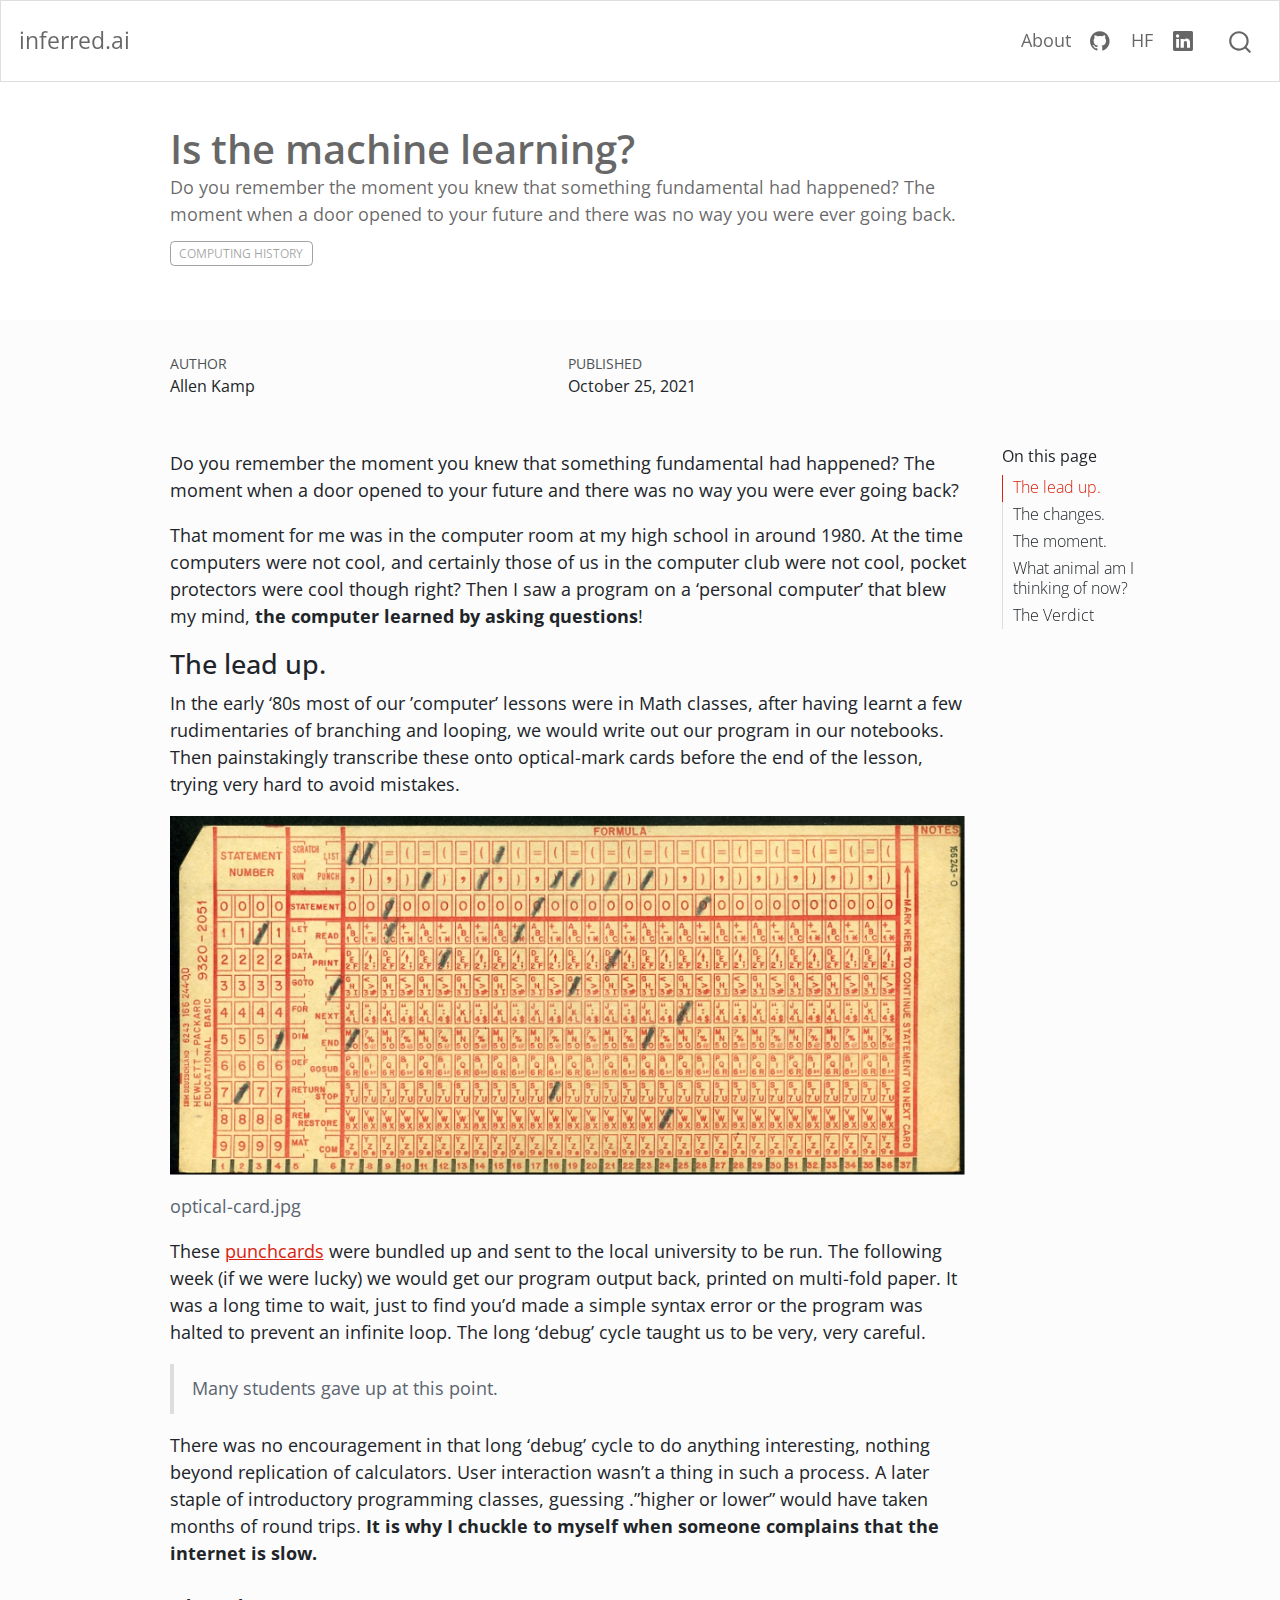
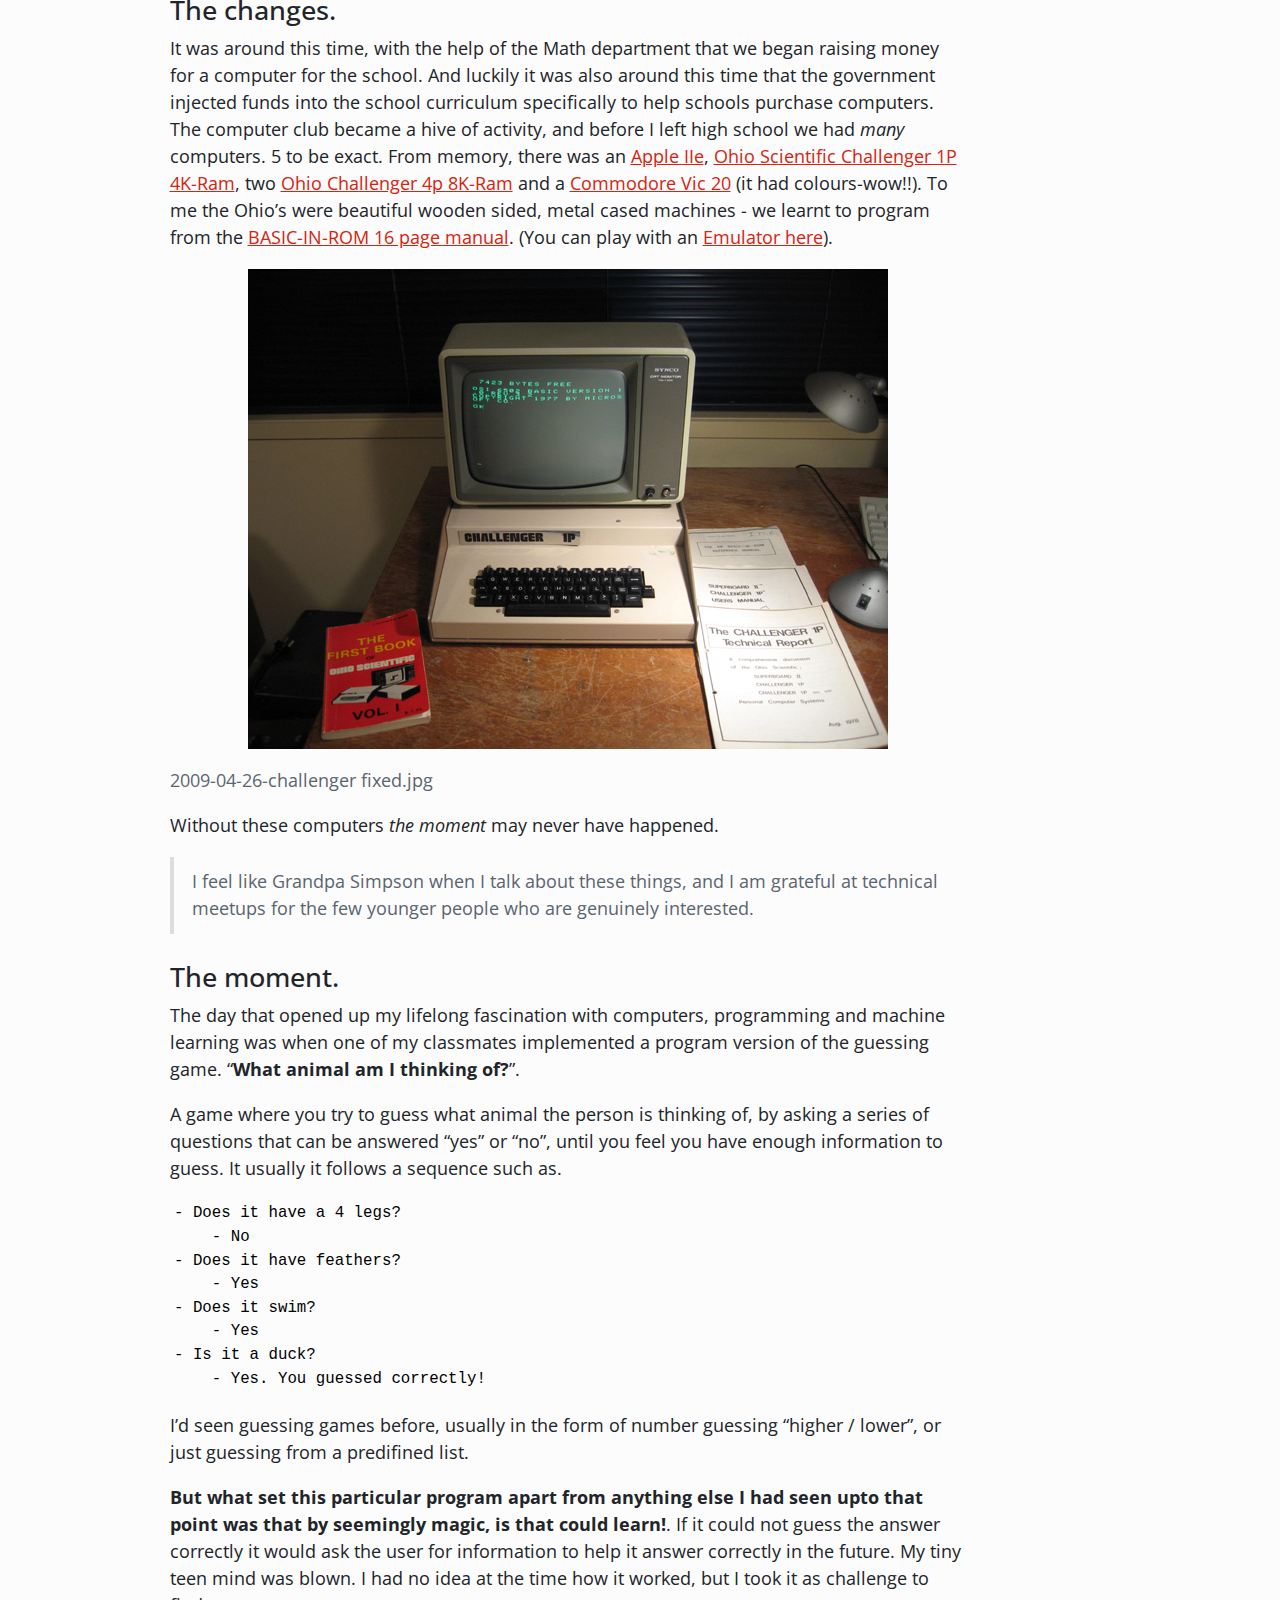
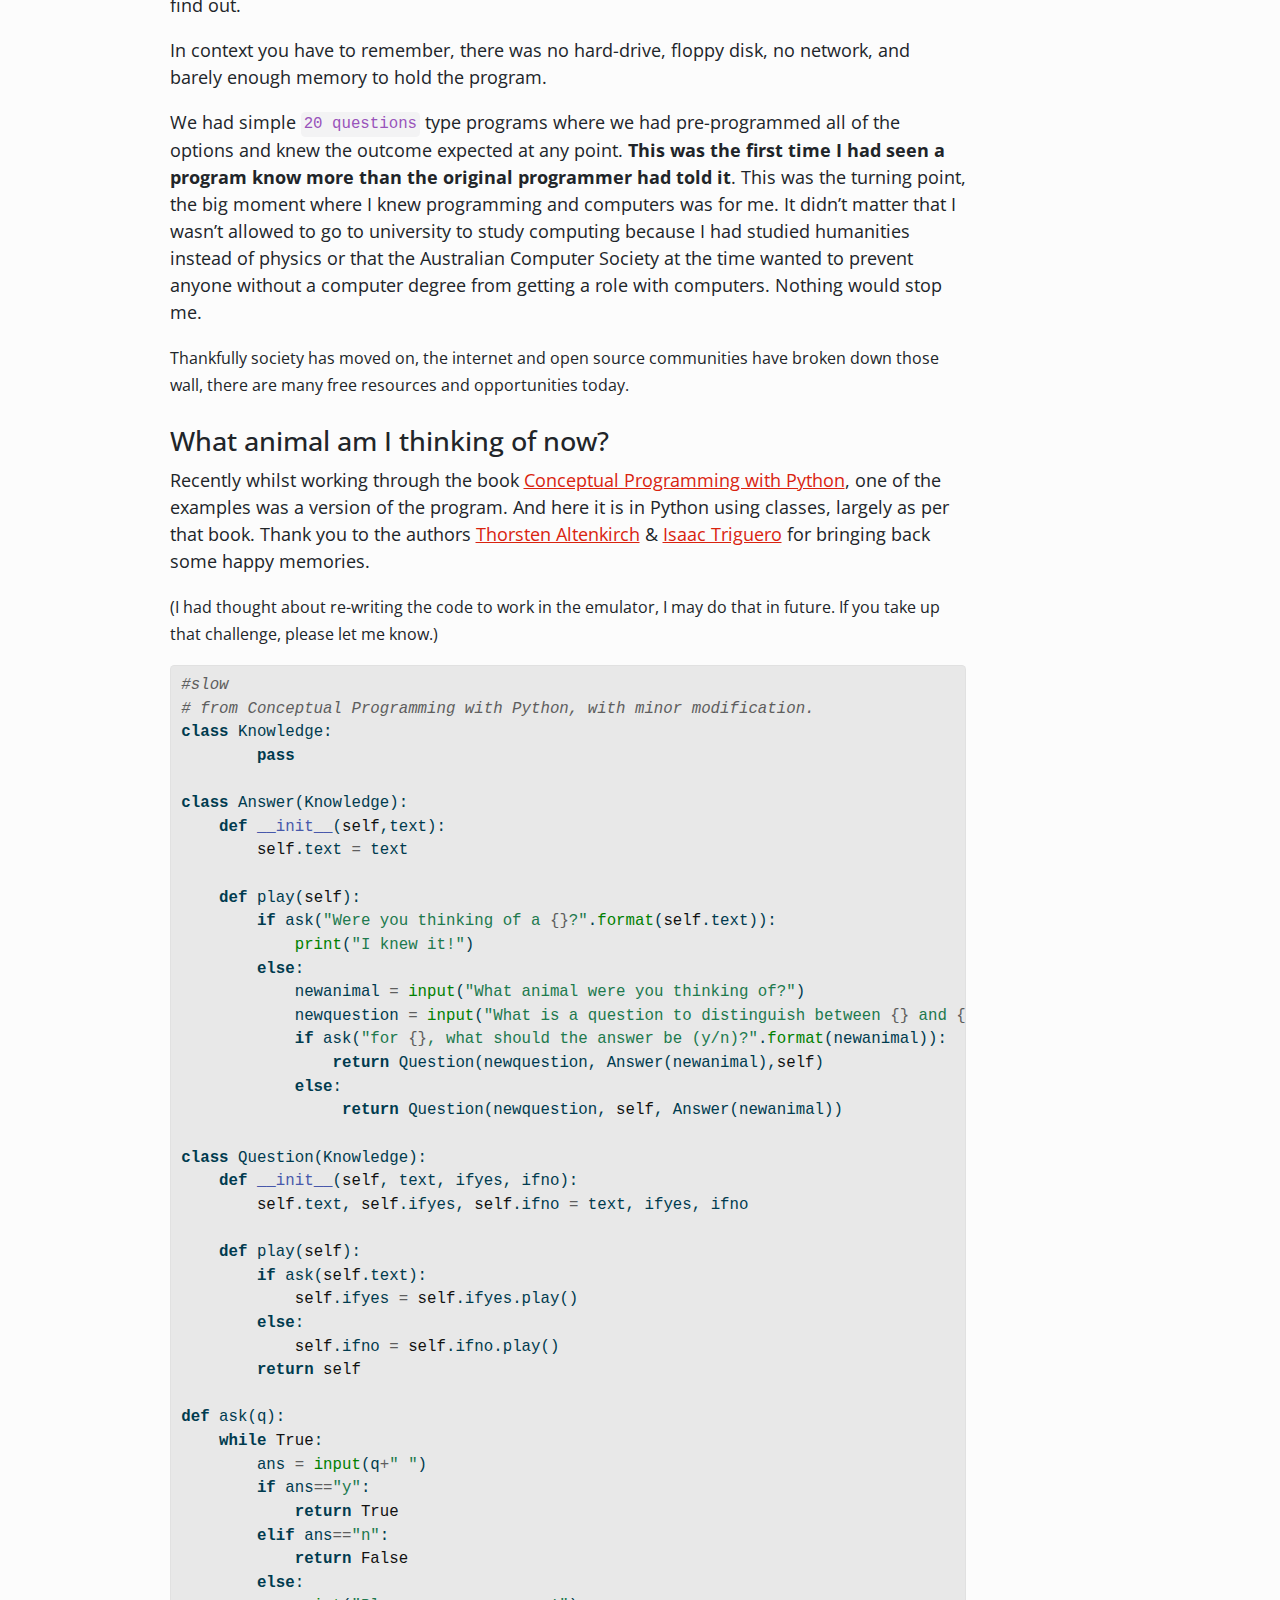
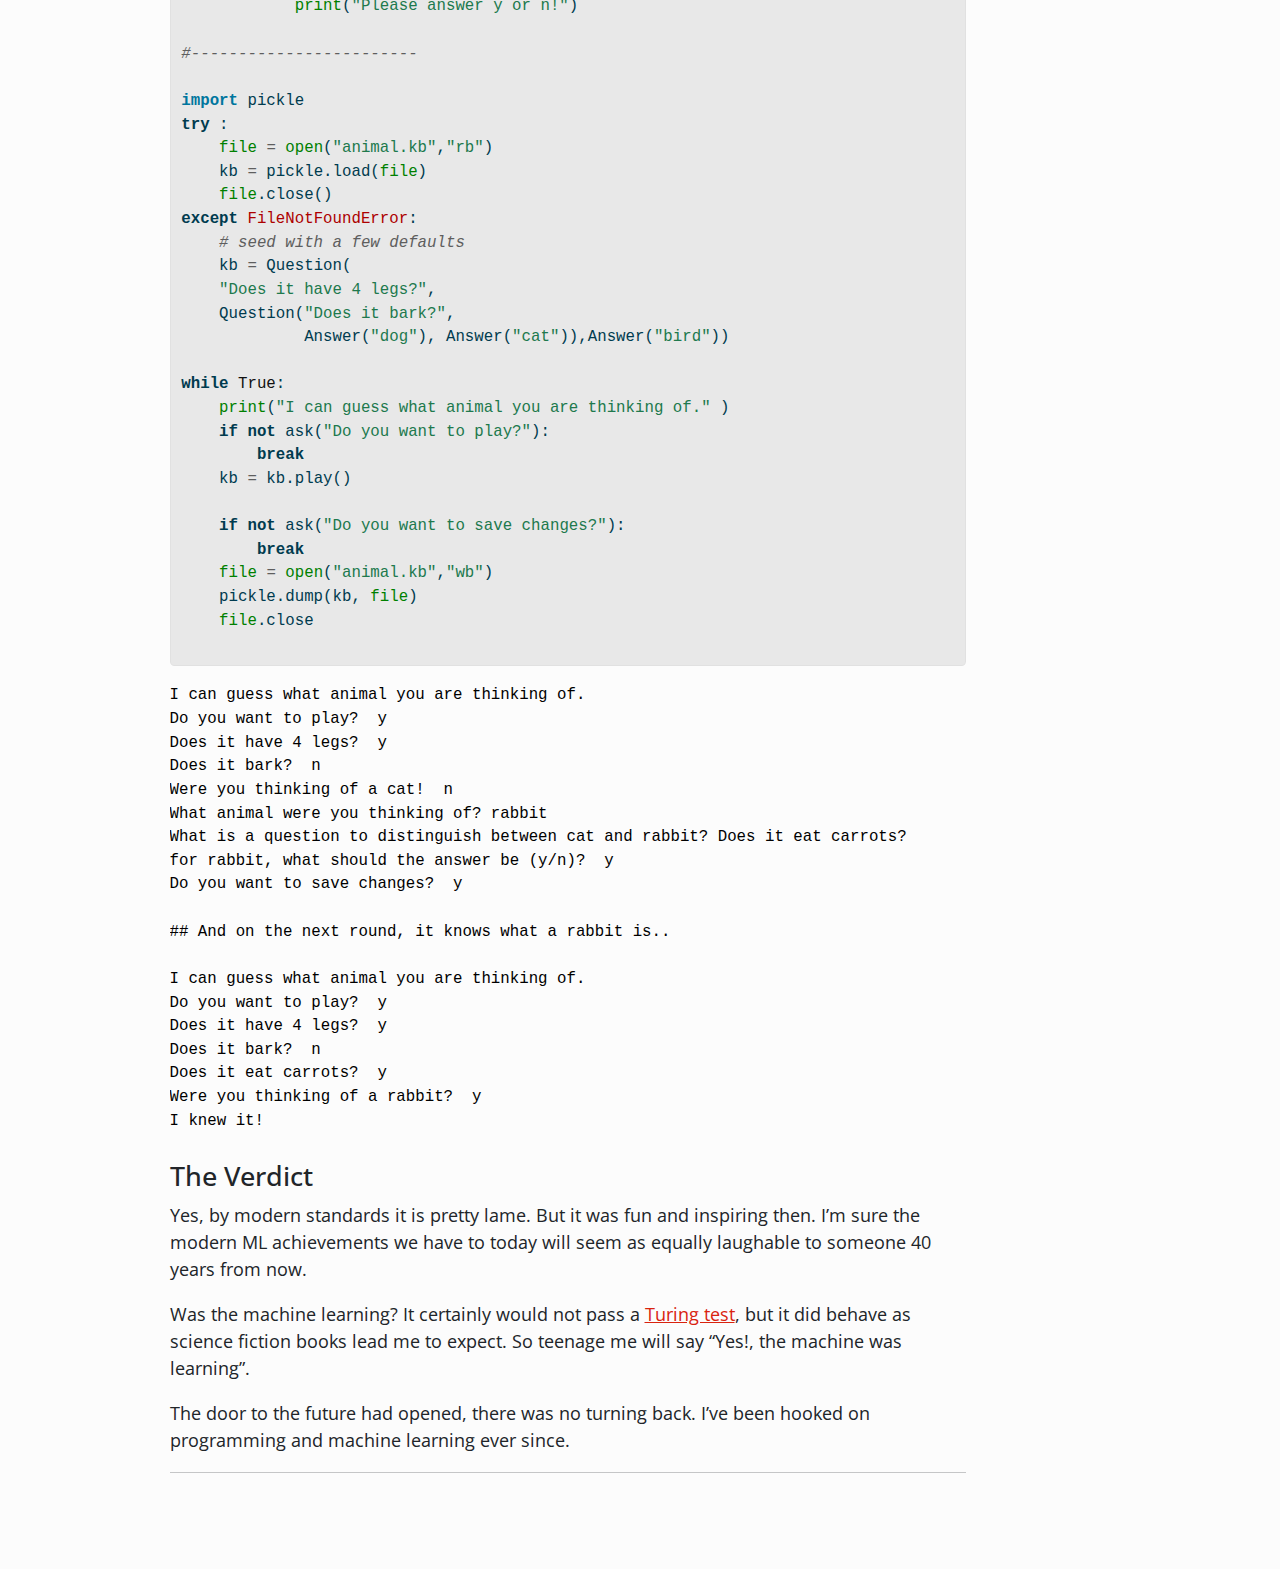
<file: posts/2021-10-25-is-the-machine-learning.html>
<!DOCTYPE html>
<html xmlns="http://www.w3.org/1999/xhtml" lang="en" xml:lang="en"><head>

<meta charset="utf-8">
<meta name="generator" content="quarto-1.1.251">

<meta name="viewport" content="width=device-width, initial-scale=1.0, user-scalable=yes">

<meta name="author" content="Allen Kamp">
<meta name="dcterms.date" content="2021-10-25">
<meta name="description" content="Do you remember the moment you knew that something fundamental had happened? The moment when a door opened to your future and there was no way you were ever going back.">

<title>inferred.ai - Is the machine learning?</title>
<style>
code{white-space: pre-wrap;}
span.smallcaps{font-variant: small-caps;}
div.columns{display: flex; gap: min(4vw, 1.5em);}
div.column{flex: auto; overflow-x: auto;}
div.hanging-indent{margin-left: 1.5em; text-indent: -1.5em;}
ul.task-list{list-style: none;}
ul.task-list li input[type="checkbox"] {
  width: 0.8em;
  margin: 0 0.8em 0.2em -1.6em;
  vertical-align: middle;
}
pre > code.sourceCode { white-space: pre; position: relative; }
pre > code.sourceCode > span { display: inline-block; line-height: 1.25; }
pre > code.sourceCode > span:empty { height: 1.2em; }
.sourceCode { overflow: visible; }
code.sourceCode > span { color: inherit; text-decoration: inherit; }
div.sourceCode { margin: 1em 0; }
pre.sourceCode { margin: 0; }
@media screen {
div.sourceCode { overflow: auto; }
}
@media print {
pre > code.sourceCode { white-space: pre-wrap; }
pre > code.sourceCode > span { text-indent: -5em; padding-left: 5em; }
}
pre.numberSource code
  { counter-reset: source-line 0; }
pre.numberSource code > span
  { position: relative; left: -4em; counter-increment: source-line; }
pre.numberSource code > span > a:first-child::before
  { content: counter(source-line);
    position: relative; left: -1em; text-align: right; vertical-align: baseline;
    border: none; display: inline-block;
    -webkit-touch-callout: none; -webkit-user-select: none;
    -khtml-user-select: none; -moz-user-select: none;
    -ms-user-select: none; user-select: none;
    padding: 0 4px; width: 4em;
    color: #aaaaaa;
  }
pre.numberSource { margin-left: 3em; border-left: 1px solid #aaaaaa;  padding-left: 4px; }
div.sourceCode
  {   }
@media screen {
pre > code.sourceCode > span > a:first-child::before { text-decoration: underline; }
}
code span.al { color: #ff0000; font-weight: bold; } /* Alert */
code span.an { color: #60a0b0; font-weight: bold; font-style: italic; } /* Annotation */
code span.at { color: #7d9029; } /* Attribute */
code span.bn { color: #40a070; } /* BaseN */
code span.bu { color: #008000; } /* BuiltIn */
code span.cf { color: #007020; font-weight: bold; } /* ControlFlow */
code span.ch { color: #4070a0; } /* Char */
code span.cn { color: #880000; } /* Constant */
code span.co { color: #60a0b0; font-style: italic; } /* Comment */
code span.cv { color: #60a0b0; font-weight: bold; font-style: italic; } /* CommentVar */
code span.do { color: #ba2121; font-style: italic; } /* Documentation */
code span.dt { color: #902000; } /* DataType */
code span.dv { color: #40a070; } /* DecVal */
code span.er { color: #ff0000; font-weight: bold; } /* Error */
code span.ex { } /* Extension */
code span.fl { color: #40a070; } /* Float */
code span.fu { color: #06287e; } /* Function */
code span.im { color: #008000; font-weight: bold; } /* Import */
code span.in { color: #60a0b0; font-weight: bold; font-style: italic; } /* Information */
code span.kw { color: #007020; font-weight: bold; } /* Keyword */
code span.op { color: #666666; } /* Operator */
code span.ot { color: #007020; } /* Other */
code span.pp { color: #bc7a00; } /* Preprocessor */
code span.sc { color: #4070a0; } /* SpecialChar */
code span.ss { color: #bb6688; } /* SpecialString */
code span.st { color: #4070a0; } /* String */
code span.va { color: #19177c; } /* Variable */
code span.vs { color: #4070a0; } /* VerbatimString */
code span.wa { color: #60a0b0; font-weight: bold; font-style: italic; } /* Warning */
</style>


<script src="../site_libs/quarto-nav/quarto-nav.js"></script>
<script src="../site_libs/quarto-nav/headroom.min.js"></script>
<script src="../site_libs/clipboard/clipboard.min.js"></script>
<script src="../site_libs/quarto-search/autocomplete.umd.js"></script>
<script src="../site_libs/quarto-search/fuse.min.js"></script>
<script src="../site_libs/quarto-search/quarto-search.js"></script>
<meta name="quarto:offset" content="../">
<script src="../site_libs/quarto-html/quarto.js"></script>
<script src="../site_libs/quarto-html/popper.min.js"></script>
<script src="../site_libs/quarto-html/tippy.umd.min.js"></script>
<script src="../site_libs/quarto-html/anchor.min.js"></script>
<link href="../site_libs/quarto-html/tippy.css" rel="stylesheet">
<link href="../site_libs/quarto-html/quarto-syntax-highlighting.css" rel="stylesheet" id="quarto-text-highlighting-styles">
<script src="../site_libs/bootstrap/bootstrap.min.js"></script>
<link href="../site_libs/bootstrap/bootstrap-icons.css" rel="stylesheet">
<link href="../site_libs/bootstrap/bootstrap.min.css" rel="stylesheet" id="quarto-bootstrap" data-mode="light">
<script id="quarto-search-options" type="application/json">{
  "location": "navbar",
  "copy-button": false,
  "collapse-after": 3,
  "panel-placement": "end",
  "type": "overlay",
  "limit": 20,
  "language": {
    "search-no-results-text": "No results",
    "search-matching-documents-text": "matching documents",
    "search-copy-link-title": "Copy link to search",
    "search-hide-matches-text": "Hide additional matches",
    "search-more-match-text": "more match in this document",
    "search-more-matches-text": "more matches in this document",
    "search-clear-button-title": "Clear",
    "search-detached-cancel-button-title": "Cancel",
    "search-submit-button-title": "Submit"
  }
}</script>


<link rel="stylesheet" href="../styles.css">
</head>

<body class="nav-fixed">

<div id="quarto-search-results"></div>
  <header id="quarto-header" class="headroom fixed-top">
    <nav class="navbar navbar-expand-lg navbar-dark ">
      <div class="navbar-container container-fluid">
      <div class="navbar-brand-container">
    <a class="navbar-brand" href="../index.html">
    <span class="navbar-title">inferred.ai</span>
    </a>
  </div>
          <button class="navbar-toggler" type="button" data-bs-toggle="collapse" data-bs-target="#navbarCollapse" aria-controls="navbarCollapse" aria-expanded="false" aria-label="Toggle navigation" onclick="if (window.quartoToggleHeadroom) { window.quartoToggleHeadroom(); }">
  <span class="navbar-toggler-icon"></span>
</button>
          <div class="collapse navbar-collapse" id="navbarCollapse">
            <ul class="navbar-nav navbar-nav-scroll ms-auto">
  <li class="nav-item">
    <a class="nav-link" href="../about.html">About</a>
  </li>  
  <li class="nav-item compact">
    <a class="nav-link" href="https://github.com/Rebolforces"><i class="bi bi-github" role="img">
</i> 
 </a>
  </li>  
  <li class="nav-item">
    <a class="nav-link" href="https://huggingface.co/rebolforces">HF</a>
  </li>  
  <li class="nav-item compact">
    <a class="nav-link" href="https://linkedin.com/in/allen-kamp-47739547/"><i class="bi bi-linkedin" role="img">
</i> 
 </a>
  </li>  
</ul>
              <div id="quarto-search" class="" title="Search"></div>
          </div> <!-- /navcollapse -->
      </div> <!-- /container-fluid -->
    </nav>
</header>
<!-- content -->
<header id="title-block-header" class="quarto-title-block default page-columns page-full">
  <div class="quarto-title-banner page-columns page-full">
    <div class="quarto-title column-body">
      <h1 class="title">Is the machine learning?</h1>
                  <div>
        <div class="description">
          Do you remember the moment you knew that something fundamental had happened? The moment when a door opened to your future and there was no way you were ever going back.
        </div>
      </div>
                          <div class="quarto-categories">
                <div class="quarto-category">computing history</div>
              </div>
                  </div>
  </div>
    
  
  <div class="quarto-title-meta">

      <div>
      <div class="quarto-title-meta-heading">Author</div>
      <div class="quarto-title-meta-contents">
               <p>Allen Kamp </p>
            </div>
    </div>
      
      <div>
      <div class="quarto-title-meta-heading">Published</div>
      <div class="quarto-title-meta-contents">
        <p class="date">October 25, 2021</p>
      </div>
    </div>
      
    </div>
    
  
  </header><div id="quarto-content" class="quarto-container page-columns page-rows-contents page-layout-article page-navbar">
<!-- sidebar -->
<!-- margin-sidebar -->
    <div id="quarto-margin-sidebar" class="sidebar margin-sidebar">
        <nav id="TOC" role="doc-toc" class="toc-active">
    <h2 id="toc-title">On this page</h2>
   
  <ul>
  <li><a href="#the-lead-up." id="toc-the-lead-up." class="nav-link active" data-scroll-target="#the-lead-up.">The lead up.</a></li>
  <li><a href="#the-changes." id="toc-the-changes." class="nav-link" data-scroll-target="#the-changes.">The changes.</a></li>
  <li><a href="#the-moment." id="toc-the-moment." class="nav-link" data-scroll-target="#the-moment.">The moment.</a></li>
  <li><a href="#what-animal-am-i-thinking-of-now" id="toc-what-animal-am-i-thinking-of-now" class="nav-link" data-scroll-target="#what-animal-am-i-thinking-of-now">What animal am I thinking of now?</a></li>
  <li><a href="#the-verdict" id="toc-the-verdict" class="nav-link" data-scroll-target="#the-verdict">The Verdict</a></li>
  </ul>
</nav>
    </div>
<!-- main -->
<main class="content quarto-banner-title-block" id="quarto-document-content">




<p>Do you remember the moment you knew that something fundamental had happened? The moment when a door opened to your future and there was no way you were ever going back?</p>
<p>That moment for me was in the computer room at my high school in around 1980. At the time computers were not cool, and certainly those of us in the computer club were not cool, pocket protectors were cool though right? Then I saw a program on a ‘personal computer’ that blew my mind, <strong>the computer learned by asking questions</strong>!</p>
<section id="the-lead-up." class="level3">
<h3 class="anchored" data-anchor-id="the-lead-up.">The lead up.</h3>
<p>In the early ‘80s most of our ’computer’ lessons were in Math classes, after having learnt a few rudimentaries of branching and looping, we would write out our program in our notebooks. Then painstakingly transcribe these onto optical-mark cards before the end of the lesson, trying very hard to avoid mistakes.</p>
<div class="quarto-figure quarto-figure-center">
<figure class="figure">
<p><a href="https://en.wikipedia.org/wiki/Punched_card"><img src="2021-10-25-is-the-machine-learning_files/figure-html/2b1b515a-990e-4e22-ae06-d8e6badfa169.jpg" title="Mark sense format - optical 'punch card'" class="img-fluid figure-img"></a></p>
<p></p><figcaption class="figure-caption">optical-card.jpg</figcaption><p></p>
</figure>
</div>
<p>These <a href="https://en.wikipedia.org/wiki/Punched_card">punchcards</a> were bundled up and sent to the local university to be run. The following week (if we were lucky) we would get our program output back, printed on multi-fold paper. It was a long time to wait, just to find you’d made a simple syntax error or the program was halted to prevent an infinite loop. The long ‘debug’ cycle taught us to be very, very careful.</p>
<blockquote class="blockquote">
<p>Many students gave up at this point.</p>
</blockquote>
<p>There was no encouragement in that long ‘debug’ cycle to do anything interesting, nothing beyond replication of calculators. User interaction wasn’t a thing in such a process. A later staple of introductory programming classes, guessing .”higher or lower” would have taken months of round trips. <strong>It is why I chuckle to myself when someone complains that the internet is slow.</strong></p>
</section>
<section id="the-changes." class="level3">
<h3 class="anchored" data-anchor-id="the-changes.">The changes.</h3>
<p>It was around this time, with the help of the Math department that we began raising money for a computer for the school. And luckily it was also around this time that the government injected funds into the school curriculum specifically to help schools purchase computers. The computer club became a hive of activity, and before I left high school we had <em>many</em> computers. 5 to be exact. From memory, there was an <a href="https://en.wikipedia.org/wiki/Apple_IIe">Apple IIe</a>, <a href="https://classic-computers.org.nz/collection/challenger1.htm">Ohio Scientific Challenger 1P 4K-Ram</a>, two <a href="https://en.wikipedia.org/wiki/Ohio_Scientific">Ohio Challenger 4p 8K-Ram</a> and a <a href="https://en.wikipedia.org/wiki/Commodore_VIC-20">Commodore Vic 20</a> (it had colours-wow!!). To me the Ohio’s were beautiful wooden sided, metal cased machines - we learnt to program from the <a href="https://www.pcjs.org/machines/osi/c1p/#c1p-documentation">BASIC-IN-ROM 16 page manual</a>. (You can play with an <a href="https://www.pcjs.org/machines/osi/c1p/">Emulator here</a>).</p>
<div class="quarto-figure quarto-figure-center">
<figure class="figure">
<p><a href="https://www.classic-computers.org.nz/blog/2009-04-26-Ohio-Scientific-Challenger-1P-The-Mystery-of-the-Missing-Memory.htm"><img src="2021-10-25-is-the-machine-learning_files/figure-html/d8bd4b6a-6a2a-4f47-8c96-d08862a1d7b6.jpg" title="OHIO 1P - with expanded memory" class="img-fluid figure-img"></a></p>
<p></p><figcaption class="figure-caption">2009-04-26-challenger fixed.jpg</figcaption><p></p>
</figure>
</div>
<p>Without these computers <em>the moment</em> may never have happened.</p>
<blockquote class="blockquote">
<p>I feel like Grandpa Simpson when I talk about these things, and I am grateful at technical meetups for the few younger people who are genuinely interested.</p>
</blockquote>
</section>
<section id="the-moment." class="level3">
<h3 class="anchored" data-anchor-id="the-moment.">The moment.</h3>
<p>The day that opened up my lifelong fascination with computers, programming and machine learning was when one of my classmates implemented a program version of the guessing game. “<strong>What animal am I thinking of?</strong>”.</p>
<p>A game where you try to guess what animal the person is thinking of, by asking a series of questions that can be answered “yes” or “no”, until you feel you have enough information to guess. It usually it follows a sequence such as.</p>
<pre class="text"><code>- Does it have a 4 legs?
    - No
- Does it have feathers?
    - Yes
- Does it swim?
    - Yes
- Is it a duck? 
    - Yes. You guessed correctly!</code></pre>
<p>I’d seen guessing games before, usually in the form of number guessing “higher / lower”, or just guessing from a predifined list.</p>
<p><strong>But what set this particular program apart from anything else I had seen upto that point was that by seemingly magic, is that could learn!</strong>. If it could not guess the answer correctly it would ask the user for information to help it answer correctly in the future. My tiny teen mind was blown. I had no idea at the time how it worked, but I took it as challenge to find out.</p>
<p>In context you have to remember, there was no hard-drive, floppy disk, no network, and barely enough memory to hold the program.</p>
<p>We had simple <code>20 questions</code> type programs where we had pre-programmed all of the options and knew the outcome expected at any point. <strong>This was the first time I had seen a program know more than the original programmer had told it</strong>. This was the turning point, the big moment where I knew programming and computers was for me. It didn’t matter that I wasn’t allowed to go to university to study computing because I had studied humanities instead of physics or that the Australian Computer Society at the time wanted to prevent anyone without a computer degree from getting a role with computers. Nothing would stop me.</p>
<p><small>Thankfully society has moved on, the internet and open source communities have broken down those wall, there are many free resources and opportunities today.</small></p>
</section>
<section id="what-animal-am-i-thinking-of-now" class="level3">
<h3 class="anchored" data-anchor-id="what-animal-am-i-thinking-of-now">What animal am I thinking of now?</h3>
<p>Recently whilst working through the book <a href="http://www.cs.nott.ac.uk/~pszit/cp.html">Conceptual Programming with Python</a>, one of the examples was a version of the program. And here it is in Python using classes, largely as per that book. Thank you to the authors <a href="http://www.cs.nott.ac.uk/~psztxa/">Thorsten Altenkirch</a> &amp; <a href="http://www.cs.nott.ac.uk/~pszit/">Isaac Triguero</a> for bringing back some happy memories.</p>
<p><small>(I had thought about re-writing the code to work in the emulator, I may do that in future. If you take up that challenge, please let me know.)</small></p>
<div class="cell">
<div class="sourceCode cell-code" id="cb2"><pre class="sourceCode python code-with-copy"><code class="sourceCode python"><span id="cb2-1"><a href="#cb2-1" aria-hidden="true" tabindex="-1"></a><span class="co">#slow</span></span>
<span id="cb2-2"><a href="#cb2-2" aria-hidden="true" tabindex="-1"></a><span class="co"># from Conceptual Programming with Python, with minor modification.</span></span>
<span id="cb2-3"><a href="#cb2-3" aria-hidden="true" tabindex="-1"></a><span class="kw">class</span> Knowledge:</span>
<span id="cb2-4"><a href="#cb2-4" aria-hidden="true" tabindex="-1"></a>        <span class="cf">pass</span></span>
<span id="cb2-5"><a href="#cb2-5" aria-hidden="true" tabindex="-1"></a></span>
<span id="cb2-6"><a href="#cb2-6" aria-hidden="true" tabindex="-1"></a><span class="kw">class</span> Answer(Knowledge): </span>
<span id="cb2-7"><a href="#cb2-7" aria-hidden="true" tabindex="-1"></a>    <span class="kw">def</span> <span class="fu">__init__</span>(<span class="va">self</span>,text):</span>
<span id="cb2-8"><a href="#cb2-8" aria-hidden="true" tabindex="-1"></a>        <span class="va">self</span>.text <span class="op">=</span> text</span>
<span id="cb2-9"><a href="#cb2-9" aria-hidden="true" tabindex="-1"></a></span>
<span id="cb2-10"><a href="#cb2-10" aria-hidden="true" tabindex="-1"></a>    <span class="kw">def</span> play(<span class="va">self</span>):</span>
<span id="cb2-11"><a href="#cb2-11" aria-hidden="true" tabindex="-1"></a>        <span class="cf">if</span> ask(<span class="st">"Were you thinking of a </span><span class="sc">{}</span><span class="st">?"</span>.<span class="bu">format</span>(<span class="va">self</span>.text)):</span>
<span id="cb2-12"><a href="#cb2-12" aria-hidden="true" tabindex="-1"></a>            <span class="bu">print</span>(<span class="st">"I knew it!"</span>)</span>
<span id="cb2-13"><a href="#cb2-13" aria-hidden="true" tabindex="-1"></a>        <span class="cf">else</span>:</span>
<span id="cb2-14"><a href="#cb2-14" aria-hidden="true" tabindex="-1"></a>            newanimal <span class="op">=</span> <span class="bu">input</span>(<span class="st">"What animal were you thinking of?"</span>)</span>
<span id="cb2-15"><a href="#cb2-15" aria-hidden="true" tabindex="-1"></a>            newquestion <span class="op">=</span> <span class="bu">input</span>(<span class="st">"What is a question to distinguish between </span><span class="sc">{}</span><span class="st"> and </span><span class="sc">{}</span><span class="st">?"</span>.<span class="bu">format</span>(<span class="va">self</span>.text,newanimal))</span>
<span id="cb2-16"><a href="#cb2-16" aria-hidden="true" tabindex="-1"></a>            <span class="cf">if</span> ask(<span class="st">"for </span><span class="sc">{}</span><span class="st">, what should the answer be (y/n)?"</span>.<span class="bu">format</span>(newanimal)): </span>
<span id="cb2-17"><a href="#cb2-17" aria-hidden="true" tabindex="-1"></a>                <span class="cf">return</span> Question(newquestion, Answer(newanimal),<span class="va">self</span>)</span>
<span id="cb2-18"><a href="#cb2-18" aria-hidden="true" tabindex="-1"></a>            <span class="cf">else</span>:</span>
<span id="cb2-19"><a href="#cb2-19" aria-hidden="true" tabindex="-1"></a>                 <span class="cf">return</span> Question(newquestion, <span class="va">self</span>, Answer(newanimal))</span>
<span id="cb2-20"><a href="#cb2-20" aria-hidden="true" tabindex="-1"></a></span>
<span id="cb2-21"><a href="#cb2-21" aria-hidden="true" tabindex="-1"></a><span class="kw">class</span> Question(Knowledge):</span>
<span id="cb2-22"><a href="#cb2-22" aria-hidden="true" tabindex="-1"></a>    <span class="kw">def</span> <span class="fu">__init__</span>(<span class="va">self</span>, text, ifyes, ifno):</span>
<span id="cb2-23"><a href="#cb2-23" aria-hidden="true" tabindex="-1"></a>        <span class="va">self</span>.text, <span class="va">self</span>.ifyes, <span class="va">self</span>.ifno <span class="op">=</span> text, ifyes, ifno</span>
<span id="cb2-24"><a href="#cb2-24" aria-hidden="true" tabindex="-1"></a>    </span>
<span id="cb2-25"><a href="#cb2-25" aria-hidden="true" tabindex="-1"></a>    <span class="kw">def</span> play(<span class="va">self</span>):</span>
<span id="cb2-26"><a href="#cb2-26" aria-hidden="true" tabindex="-1"></a>        <span class="cf">if</span> ask(<span class="va">self</span>.text):</span>
<span id="cb2-27"><a href="#cb2-27" aria-hidden="true" tabindex="-1"></a>            <span class="va">self</span>.ifyes <span class="op">=</span> <span class="va">self</span>.ifyes.play()</span>
<span id="cb2-28"><a href="#cb2-28" aria-hidden="true" tabindex="-1"></a>        <span class="cf">else</span>:</span>
<span id="cb2-29"><a href="#cb2-29" aria-hidden="true" tabindex="-1"></a>            <span class="va">self</span>.ifno <span class="op">=</span> <span class="va">self</span>.ifno.play()</span>
<span id="cb2-30"><a href="#cb2-30" aria-hidden="true" tabindex="-1"></a>        <span class="cf">return</span> <span class="va">self</span></span>
<span id="cb2-31"><a href="#cb2-31" aria-hidden="true" tabindex="-1"></a></span>
<span id="cb2-32"><a href="#cb2-32" aria-hidden="true" tabindex="-1"></a><span class="kw">def</span> ask(q):</span>
<span id="cb2-33"><a href="#cb2-33" aria-hidden="true" tabindex="-1"></a>    <span class="cf">while</span> <span class="va">True</span>:</span>
<span id="cb2-34"><a href="#cb2-34" aria-hidden="true" tabindex="-1"></a>        ans <span class="op">=</span> <span class="bu">input</span>(q<span class="op">+</span><span class="st">" "</span>)</span>
<span id="cb2-35"><a href="#cb2-35" aria-hidden="true" tabindex="-1"></a>        <span class="cf">if</span> ans<span class="op">==</span><span class="st">"y"</span>:</span>
<span id="cb2-36"><a href="#cb2-36" aria-hidden="true" tabindex="-1"></a>            <span class="cf">return</span> <span class="va">True</span></span>
<span id="cb2-37"><a href="#cb2-37" aria-hidden="true" tabindex="-1"></a>        <span class="cf">elif</span> ans<span class="op">==</span><span class="st">"n"</span>:</span>
<span id="cb2-38"><a href="#cb2-38" aria-hidden="true" tabindex="-1"></a>            <span class="cf">return</span> <span class="va">False</span></span>
<span id="cb2-39"><a href="#cb2-39" aria-hidden="true" tabindex="-1"></a>        <span class="cf">else</span>:</span>
<span id="cb2-40"><a href="#cb2-40" aria-hidden="true" tabindex="-1"></a>            <span class="bu">print</span>(<span class="st">"Please answer y or n!"</span>)    </span>
<span id="cb2-41"><a href="#cb2-41" aria-hidden="true" tabindex="-1"></a></span>
<span id="cb2-42"><a href="#cb2-42" aria-hidden="true" tabindex="-1"></a><span class="co">#------------------------</span></span>
<span id="cb2-43"><a href="#cb2-43" aria-hidden="true" tabindex="-1"></a></span>
<span id="cb2-44"><a href="#cb2-44" aria-hidden="true" tabindex="-1"></a><span class="im">import</span> pickle</span>
<span id="cb2-45"><a href="#cb2-45" aria-hidden="true" tabindex="-1"></a><span class="cf">try</span> : </span>
<span id="cb2-46"><a href="#cb2-46" aria-hidden="true" tabindex="-1"></a>    <span class="bu">file</span> <span class="op">=</span> <span class="bu">open</span>(<span class="st">"animal.kb"</span>,<span class="st">"rb"</span>)</span>
<span id="cb2-47"><a href="#cb2-47" aria-hidden="true" tabindex="-1"></a>    kb <span class="op">=</span> pickle.load(<span class="bu">file</span>)</span>
<span id="cb2-48"><a href="#cb2-48" aria-hidden="true" tabindex="-1"></a>    <span class="bu">file</span>.close()</span>
<span id="cb2-49"><a href="#cb2-49" aria-hidden="true" tabindex="-1"></a><span class="cf">except</span> <span class="pp">FileNotFoundError</span>:</span>
<span id="cb2-50"><a href="#cb2-50" aria-hidden="true" tabindex="-1"></a>    <span class="co"># seed with a few defaults</span></span>
<span id="cb2-51"><a href="#cb2-51" aria-hidden="true" tabindex="-1"></a>    kb <span class="op">=</span> Question(</span>
<span id="cb2-52"><a href="#cb2-52" aria-hidden="true" tabindex="-1"></a>    <span class="st">"Does it have 4 legs?"</span>,</span>
<span id="cb2-53"><a href="#cb2-53" aria-hidden="true" tabindex="-1"></a>    Question(<span class="st">"Does it bark?"</span>, </span>
<span id="cb2-54"><a href="#cb2-54" aria-hidden="true" tabindex="-1"></a>             Answer(<span class="st">"dog"</span>), Answer(<span class="st">"cat"</span>)),Answer(<span class="st">"bird"</span>))             </span>
<span id="cb2-55"><a href="#cb2-55" aria-hidden="true" tabindex="-1"></a></span>
<span id="cb2-56"><a href="#cb2-56" aria-hidden="true" tabindex="-1"></a><span class="cf">while</span> <span class="va">True</span>:</span>
<span id="cb2-57"><a href="#cb2-57" aria-hidden="true" tabindex="-1"></a>    <span class="bu">print</span>(<span class="st">"I can guess what animal you are thinking of."</span> )</span>
<span id="cb2-58"><a href="#cb2-58" aria-hidden="true" tabindex="-1"></a>    <span class="cf">if</span> <span class="kw">not</span> ask(<span class="st">"Do you want to play?"</span>):</span>
<span id="cb2-59"><a href="#cb2-59" aria-hidden="true" tabindex="-1"></a>        <span class="cf">break</span></span>
<span id="cb2-60"><a href="#cb2-60" aria-hidden="true" tabindex="-1"></a>    kb <span class="op">=</span> kb.play()    </span>
<span id="cb2-61"><a href="#cb2-61" aria-hidden="true" tabindex="-1"></a></span>
<span id="cb2-62"><a href="#cb2-62" aria-hidden="true" tabindex="-1"></a>    <span class="cf">if</span> <span class="kw">not</span> ask(<span class="st">"Do you want to save changes?"</span>):</span>
<span id="cb2-63"><a href="#cb2-63" aria-hidden="true" tabindex="-1"></a>        <span class="cf">break</span></span>
<span id="cb2-64"><a href="#cb2-64" aria-hidden="true" tabindex="-1"></a>    <span class="bu">file</span> <span class="op">=</span> <span class="bu">open</span>(<span class="st">"animal.kb"</span>,<span class="st">"wb"</span>)</span>
<span id="cb2-65"><a href="#cb2-65" aria-hidden="true" tabindex="-1"></a>    pickle.dump(kb, <span class="bu">file</span>)</span>
<span id="cb2-66"><a href="#cb2-66" aria-hidden="true" tabindex="-1"></a>    <span class="bu">file</span>.close</span>
<span id="cb2-67"><a href="#cb2-67" aria-hidden="true" tabindex="-1"></a>   </span></code><button title="Copy to Clipboard" class="code-copy-button"><i class="bi"></i></button></pre></div>
</div>
<pre>I can guess what animal you are thinking of.
Do you want to play?  y
Does it have 4 legs?  y
Does it bark?  n
Were you thinking of a cat!  n
What animal were you thinking of? rabbit
What is a question to distinguish between cat and rabbit? Does it eat carrots?
for rabbit, what should the answer be (y/n)?  y
Do you want to save changes?  y

## And on the next round, it knows what a rabbit is..

I can guess what animal you are thinking of.
Do you want to play?  y
Does it have 4 legs?  y
Does it bark?  n
Does it eat carrots?  y
Were you thinking of a rabbit?  y
I knew it!</pre>
</section>
<section id="the-verdict" class="level3">
<h3 class="anchored" data-anchor-id="the-verdict">The Verdict</h3>
<p>Yes, by modern standards it is pretty lame. But it was fun and inspiring then. I’m sure the modern ML achievements we have to today will seem as equally laughable to someone 40 years from now.</p>
<p>Was the machine learning? It certainly would not pass a <a href="https://en.wikipedia.org/wiki/Turing_test">Turing test</a>, but it did behave as science fiction books lead me to expect. So teenage me will say “Yes!, the machine was learning”.</p>
<p>The door to the future had opened, there was no turning back. I’ve been hooked on programming and machine learning ever since.</p>
<hr>


</section>

</main> <!-- /main -->
<script id="quarto-html-after-body" type="application/javascript">
window.document.addEventListener("DOMContentLoaded", function (event) {
  const toggleBodyColorMode = (bsSheetEl) => {
    const mode = bsSheetEl.getAttribute("data-mode");
    const bodyEl = window.document.querySelector("body");
    if (mode === "dark") {
      bodyEl.classList.add("quarto-dark");
      bodyEl.classList.remove("quarto-light");
    } else {
      bodyEl.classList.add("quarto-light");
      bodyEl.classList.remove("quarto-dark");
    }
  }
  const toggleBodyColorPrimary = () => {
    const bsSheetEl = window.document.querySelector("link#quarto-bootstrap");
    if (bsSheetEl) {
      toggleBodyColorMode(bsSheetEl);
    }
  }
  toggleBodyColorPrimary();  
  const icon = "";
  const anchorJS = new window.AnchorJS();
  anchorJS.options = {
    placement: 'right',
    icon: icon
  };
  anchorJS.add('.anchored');
  const clipboard = new window.ClipboardJS('.code-copy-button', {
    target: function(trigger) {
      return trigger.previousElementSibling;
    }
  });
  clipboard.on('success', function(e) {
    // button target
    const button = e.trigger;
    // don't keep focus
    button.blur();
    // flash "checked"
    button.classList.add('code-copy-button-checked');
    var currentTitle = button.getAttribute("title");
    button.setAttribute("title", "Copied!");
    setTimeout(function() {
      button.setAttribute("title", currentTitle);
      button.classList.remove('code-copy-button-checked');
    }, 1000);
    // clear code selection
    e.clearSelection();
  });
  function tippyHover(el, contentFn) {
    const config = {
      allowHTML: true,
      content: contentFn,
      maxWidth: 500,
      delay: 100,
      arrow: false,
      appendTo: function(el) {
          return el.parentElement;
      },
      interactive: true,
      interactiveBorder: 10,
      theme: 'quarto',
      placement: 'bottom-start'
    };
    window.tippy(el, config); 
  }
  const noterefs = window.document.querySelectorAll('a[role="doc-noteref"]');
  for (var i=0; i<noterefs.length; i++) {
    const ref = noterefs[i];
    tippyHover(ref, function() {
      // use id or data attribute instead here
      let href = ref.getAttribute('data-footnote-href') || ref.getAttribute('href');
      try { href = new URL(href).hash; } catch {}
      const id = href.replace(/^#\/?/, "");
      const note = window.document.getElementById(id);
      return note.innerHTML;
    });
  }
  var bibliorefs = window.document.querySelectorAll('a[role="doc-biblioref"]');
  for (var i=0; i<bibliorefs.length; i++) {
    const ref = bibliorefs[i];
    const cites = ref.parentNode.getAttribute('data-cites').split(' ');
    tippyHover(ref, function() {
      var popup = window.document.createElement('div');
      cites.forEach(function(cite) {
        var citeDiv = window.document.createElement('div');
        citeDiv.classList.add('hanging-indent');
        citeDiv.classList.add('csl-entry');
        var biblioDiv = window.document.getElementById('ref-' + cite);
        if (biblioDiv) {
          citeDiv.innerHTML = biblioDiv.innerHTML;
        }
        popup.appendChild(citeDiv);
      });
      return popup.innerHTML;
    });
  }
});
</script>
</div> <!-- /content -->



</body></html>
</file>
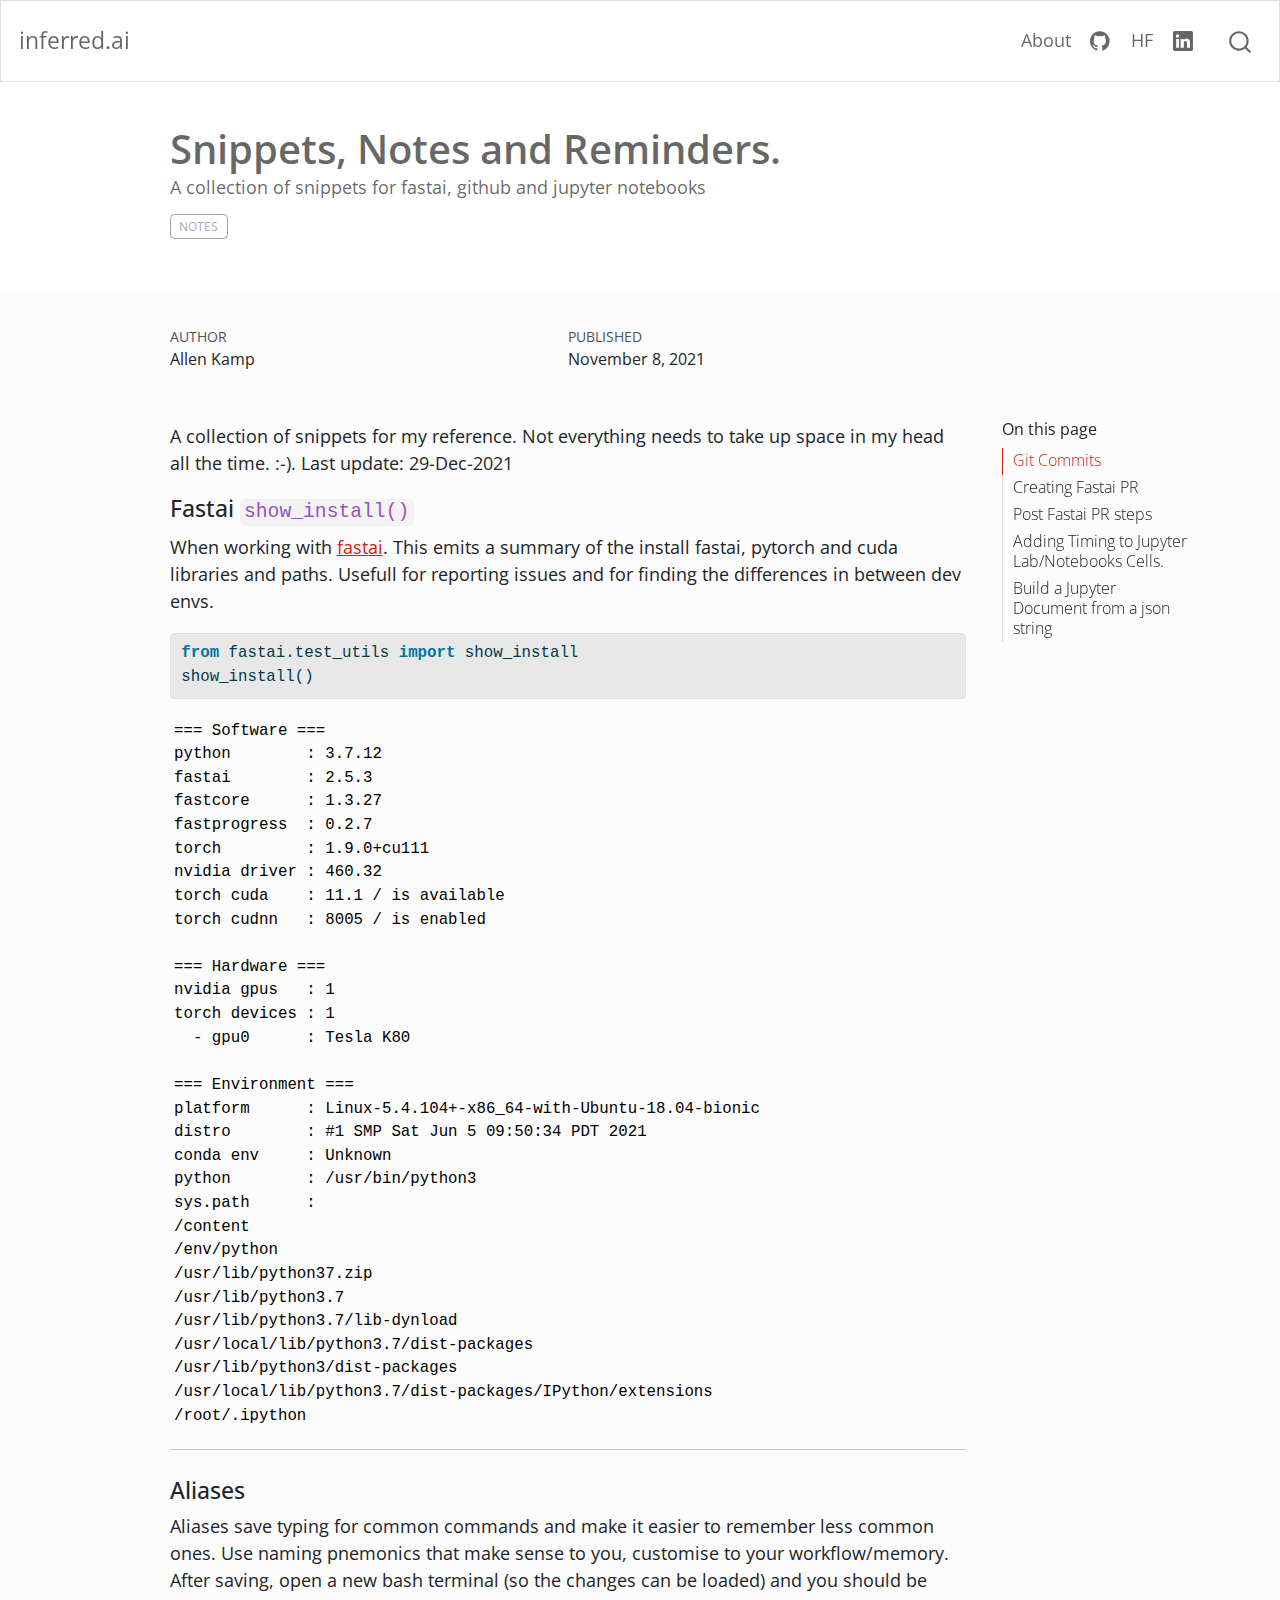
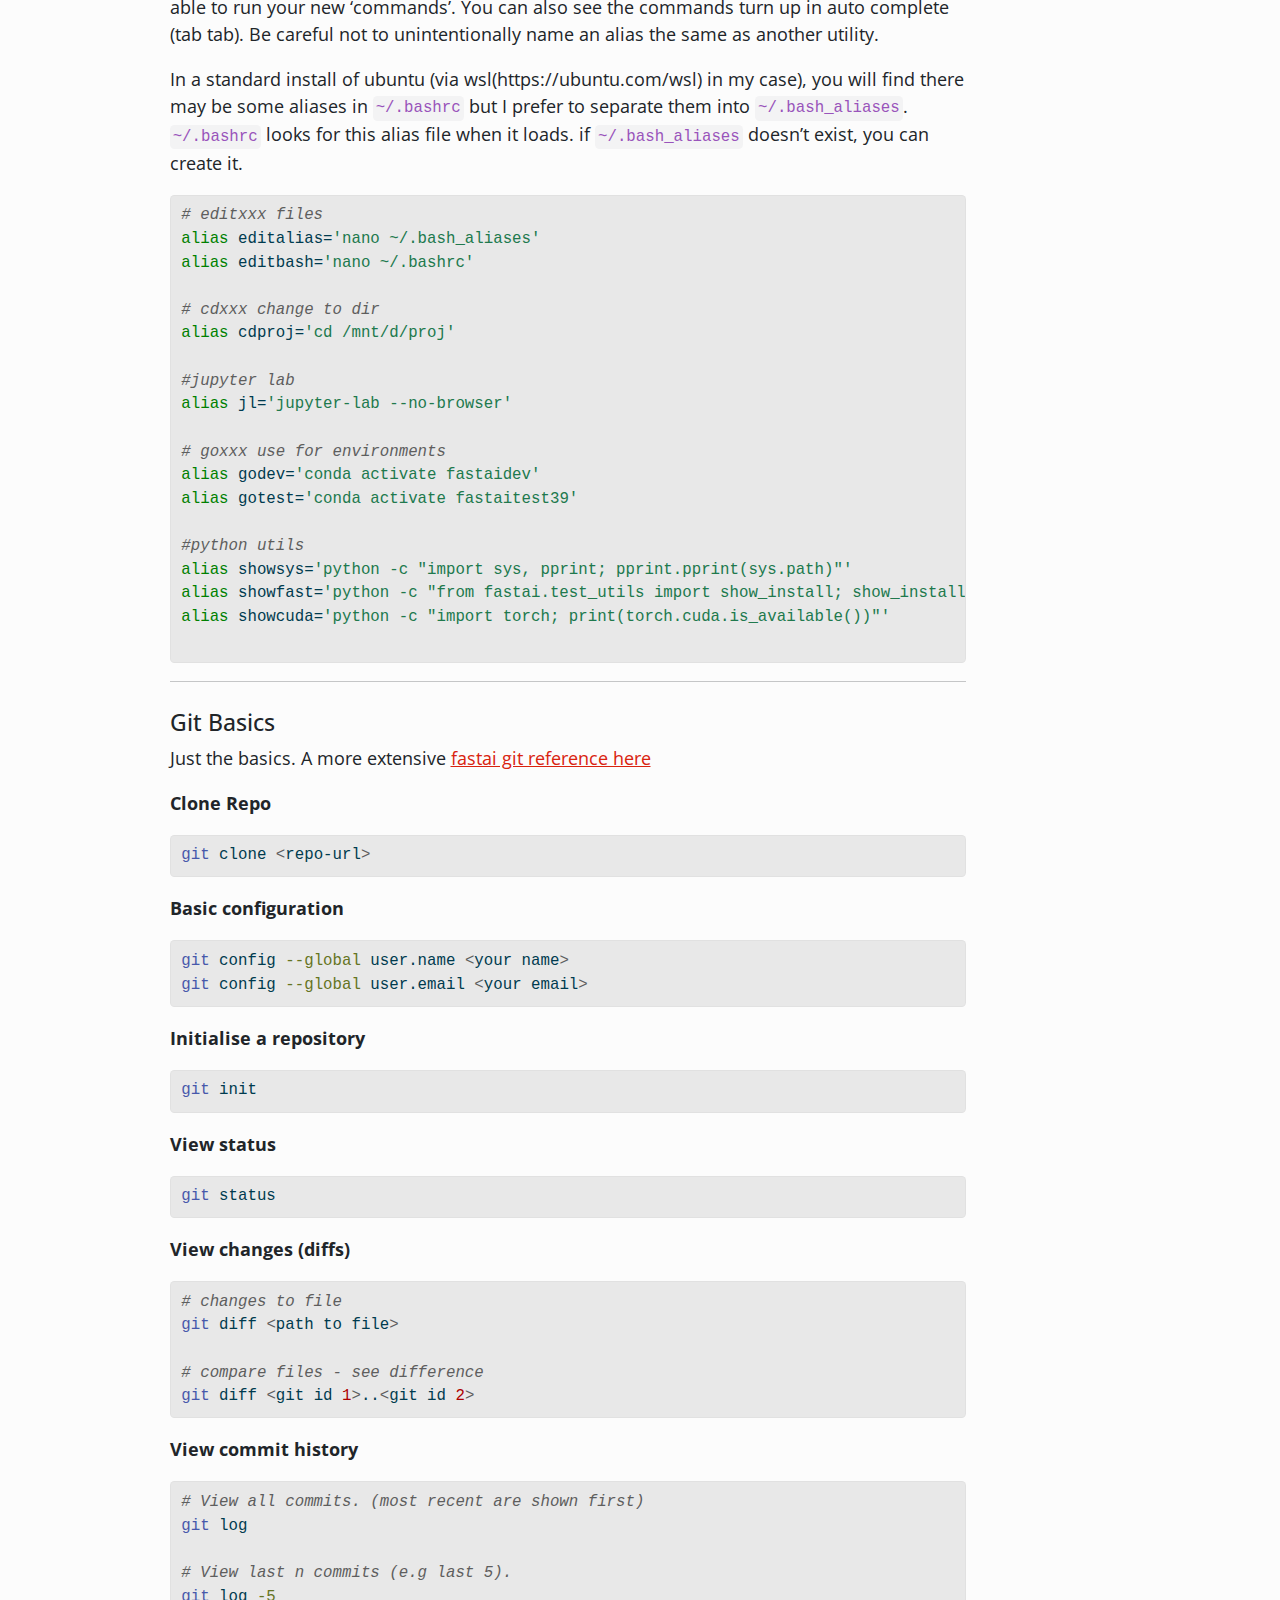
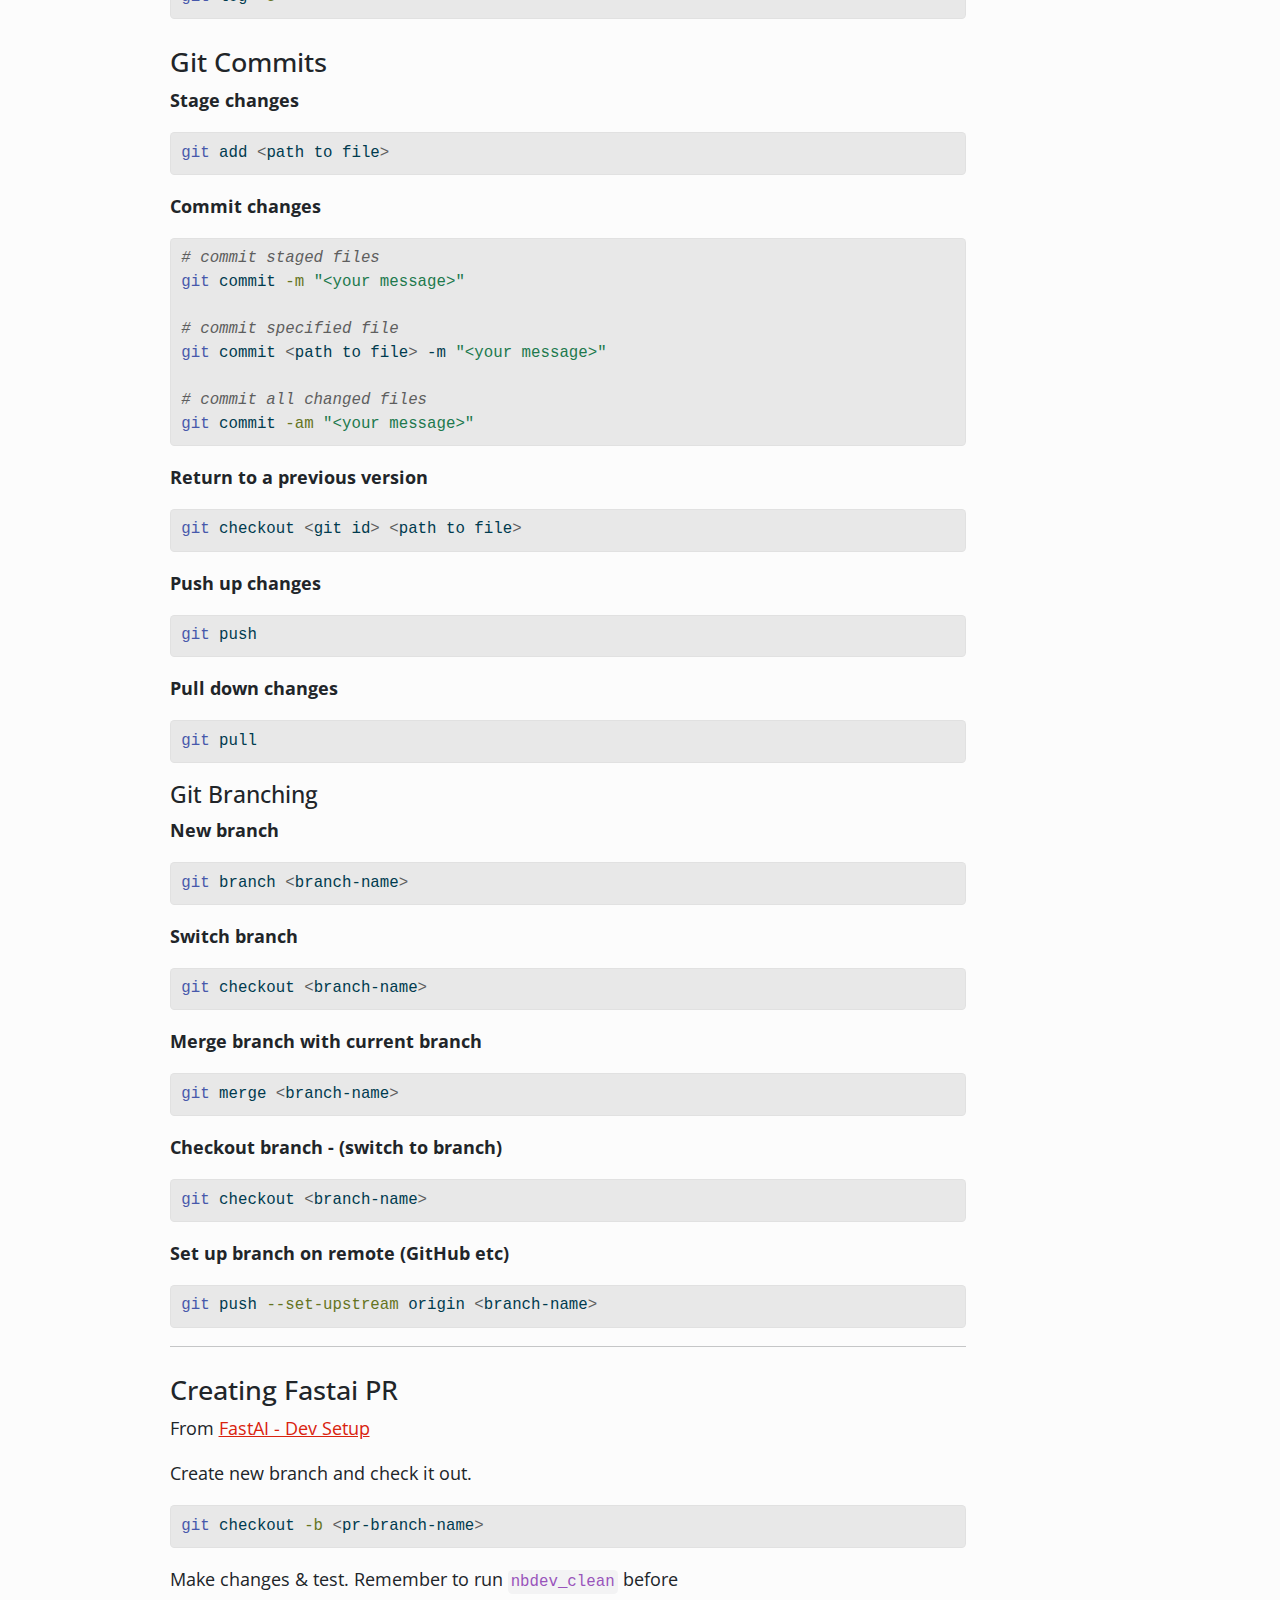
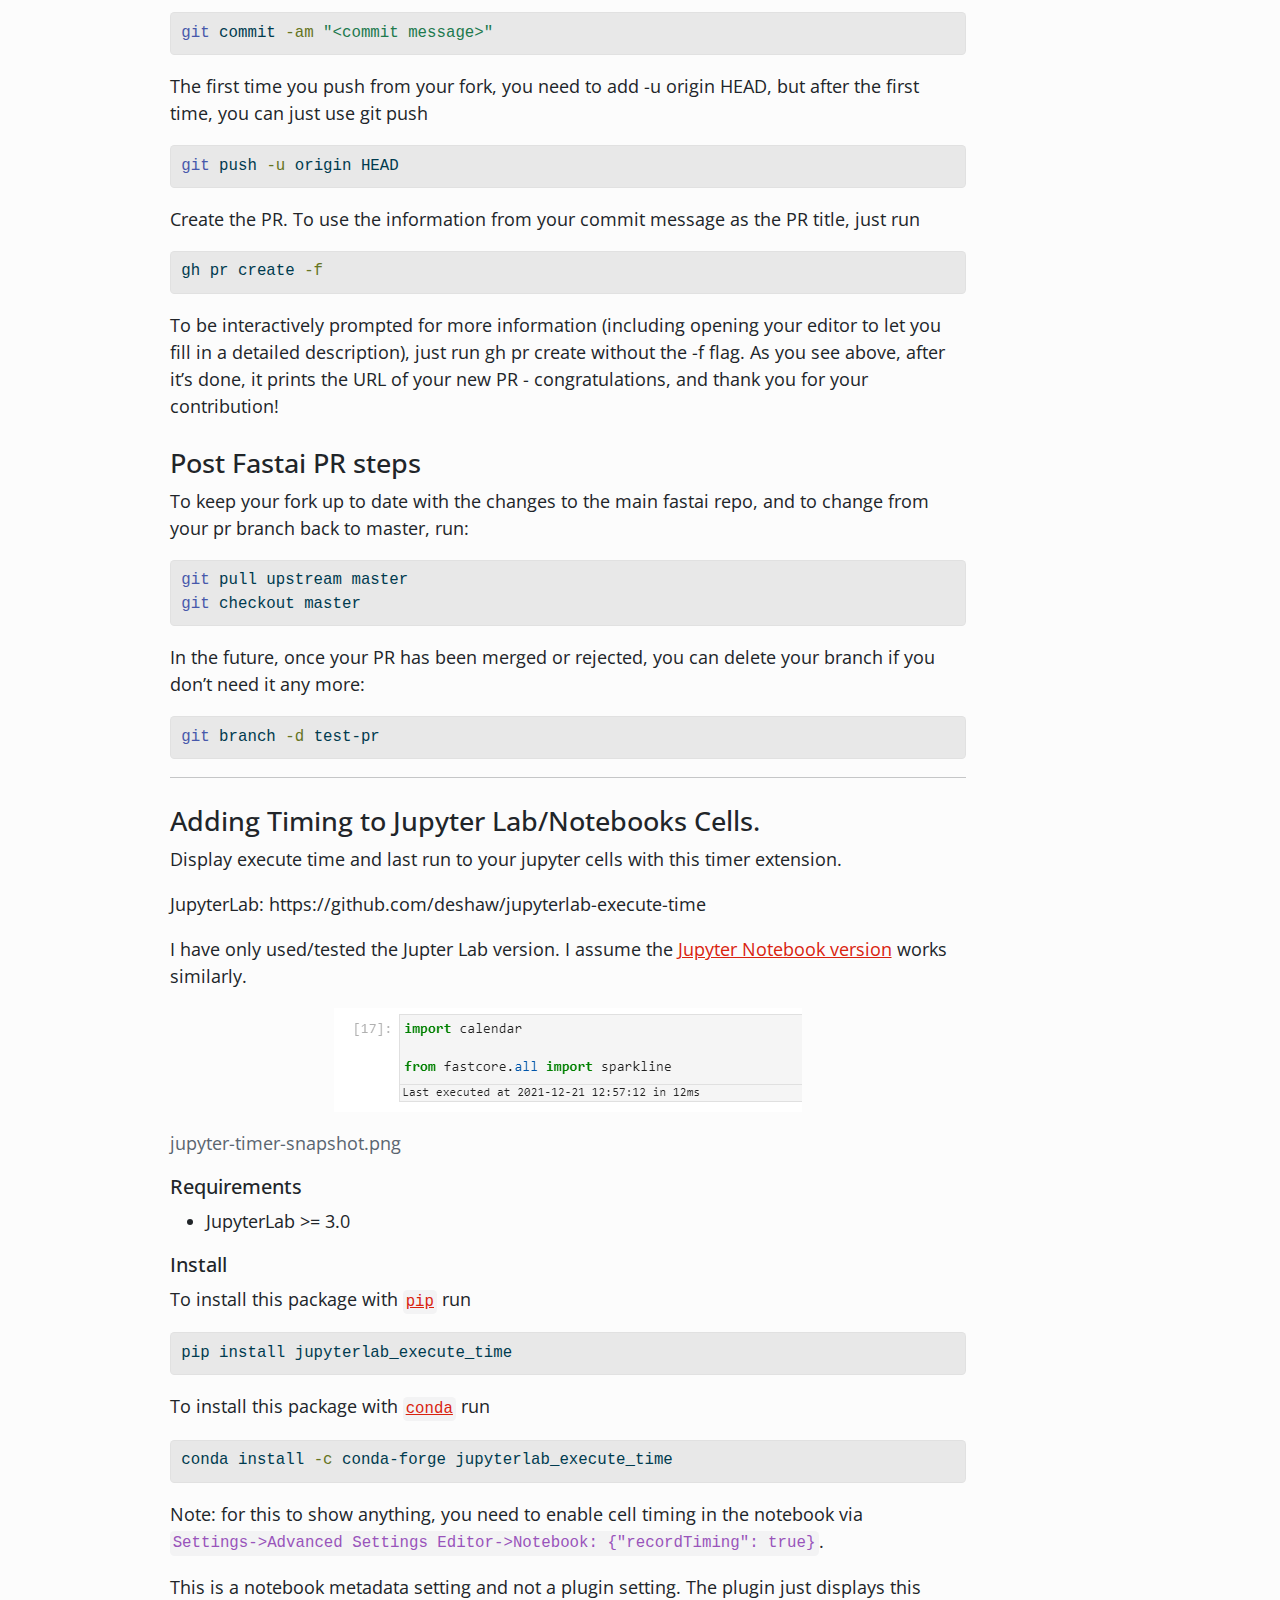
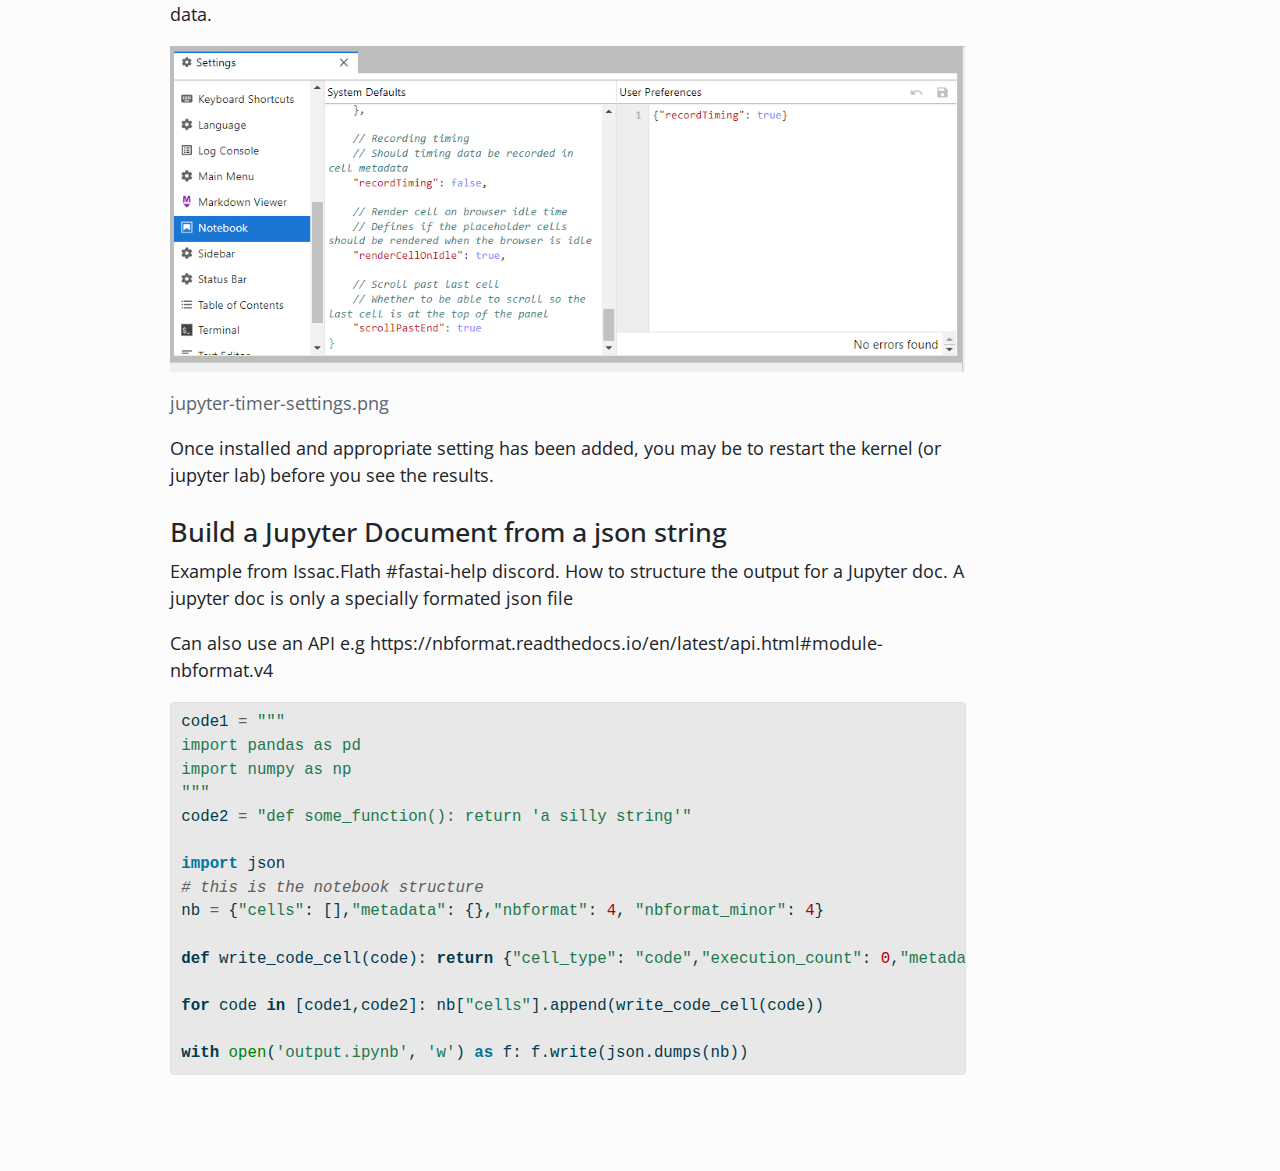
<file: posts/2021-11-08-snippets.html>
<!DOCTYPE html>
<html xmlns="http://www.w3.org/1999/xhtml" lang="en" xml:lang="en"><head>

<meta charset="utf-8">
<meta name="generator" content="quarto-1.1.251">

<meta name="viewport" content="width=device-width, initial-scale=1.0, user-scalable=yes">

<meta name="author" content="Allen Kamp">
<meta name="dcterms.date" content="2021-11-08">
<meta name="description" content="A collection of snippets for fastai, github and jupyter notebooks">

<title>inferred.ai - Snippets, Notes and Reminders.</title>
<style>
code{white-space: pre-wrap;}
span.smallcaps{font-variant: small-caps;}
div.columns{display: flex; gap: min(4vw, 1.5em);}
div.column{flex: auto; overflow-x: auto;}
div.hanging-indent{margin-left: 1.5em; text-indent: -1.5em;}
ul.task-list{list-style: none;}
ul.task-list li input[type="checkbox"] {
  width: 0.8em;
  margin: 0 0.8em 0.2em -1.6em;
  vertical-align: middle;
}
pre > code.sourceCode { white-space: pre; position: relative; }
pre > code.sourceCode > span { display: inline-block; line-height: 1.25; }
pre > code.sourceCode > span:empty { height: 1.2em; }
.sourceCode { overflow: visible; }
code.sourceCode > span { color: inherit; text-decoration: inherit; }
div.sourceCode { margin: 1em 0; }
pre.sourceCode { margin: 0; }
@media screen {
div.sourceCode { overflow: auto; }
}
@media print {
pre > code.sourceCode { white-space: pre-wrap; }
pre > code.sourceCode > span { text-indent: -5em; padding-left: 5em; }
}
pre.numberSource code
  { counter-reset: source-line 0; }
pre.numberSource code > span
  { position: relative; left: -4em; counter-increment: source-line; }
pre.numberSource code > span > a:first-child::before
  { content: counter(source-line);
    position: relative; left: -1em; text-align: right; vertical-align: baseline;
    border: none; display: inline-block;
    -webkit-touch-callout: none; -webkit-user-select: none;
    -khtml-user-select: none; -moz-user-select: none;
    -ms-user-select: none; user-select: none;
    padding: 0 4px; width: 4em;
    color: #aaaaaa;
  }
pre.numberSource { margin-left: 3em; border-left: 1px solid #aaaaaa;  padding-left: 4px; }
div.sourceCode
  {   }
@media screen {
pre > code.sourceCode > span > a:first-child::before { text-decoration: underline; }
}
code span.al { color: #ff0000; font-weight: bold; } /* Alert */
code span.an { color: #60a0b0; font-weight: bold; font-style: italic; } /* Annotation */
code span.at { color: #7d9029; } /* Attribute */
code span.bn { color: #40a070; } /* BaseN */
code span.bu { color: #008000; } /* BuiltIn */
code span.cf { color: #007020; font-weight: bold; } /* ControlFlow */
code span.ch { color: #4070a0; } /* Char */
code span.cn { color: #880000; } /* Constant */
code span.co { color: #60a0b0; font-style: italic; } /* Comment */
code span.cv { color: #60a0b0; font-weight: bold; font-style: italic; } /* CommentVar */
code span.do { color: #ba2121; font-style: italic; } /* Documentation */
code span.dt { color: #902000; } /* DataType */
code span.dv { color: #40a070; } /* DecVal */
code span.er { color: #ff0000; font-weight: bold; } /* Error */
code span.ex { } /* Extension */
code span.fl { color: #40a070; } /* Float */
code span.fu { color: #06287e; } /* Function */
code span.im { color: #008000; font-weight: bold; } /* Import */
code span.in { color: #60a0b0; font-weight: bold; font-style: italic; } /* Information */
code span.kw { color: #007020; font-weight: bold; } /* Keyword */
code span.op { color: #666666; } /* Operator */
code span.ot { color: #007020; } /* Other */
code span.pp { color: #bc7a00; } /* Preprocessor */
code span.sc { color: #4070a0; } /* SpecialChar */
code span.ss { color: #bb6688; } /* SpecialString */
code span.st { color: #4070a0; } /* String */
code span.va { color: #19177c; } /* Variable */
code span.vs { color: #4070a0; } /* VerbatimString */
code span.wa { color: #60a0b0; font-weight: bold; font-style: italic; } /* Warning */
</style>


<script src="../site_libs/quarto-nav/quarto-nav.js"></script>
<script src="../site_libs/quarto-nav/headroom.min.js"></script>
<script src="../site_libs/clipboard/clipboard.min.js"></script>
<script src="../site_libs/quarto-search/autocomplete.umd.js"></script>
<script src="../site_libs/quarto-search/fuse.min.js"></script>
<script src="../site_libs/quarto-search/quarto-search.js"></script>
<meta name="quarto:offset" content="../">
<script src="../site_libs/quarto-html/quarto.js"></script>
<script src="../site_libs/quarto-html/popper.min.js"></script>
<script src="../site_libs/quarto-html/tippy.umd.min.js"></script>
<script src="../site_libs/quarto-html/anchor.min.js"></script>
<link href="../site_libs/quarto-html/tippy.css" rel="stylesheet">
<link href="../site_libs/quarto-html/quarto-syntax-highlighting.css" rel="stylesheet" id="quarto-text-highlighting-styles">
<script src="../site_libs/bootstrap/bootstrap.min.js"></script>
<link href="../site_libs/bootstrap/bootstrap-icons.css" rel="stylesheet">
<link href="../site_libs/bootstrap/bootstrap.min.css" rel="stylesheet" id="quarto-bootstrap" data-mode="light">
<script id="quarto-search-options" type="application/json">{
  "location": "navbar",
  "copy-button": false,
  "collapse-after": 3,
  "panel-placement": "end",
  "type": "overlay",
  "limit": 20,
  "language": {
    "search-no-results-text": "No results",
    "search-matching-documents-text": "matching documents",
    "search-copy-link-title": "Copy link to search",
    "search-hide-matches-text": "Hide additional matches",
    "search-more-match-text": "more match in this document",
    "search-more-matches-text": "more matches in this document",
    "search-clear-button-title": "Clear",
    "search-detached-cancel-button-title": "Cancel",
    "search-submit-button-title": "Submit"
  }
}</script>


<link rel="stylesheet" href="../styles.css">
</head>

<body class="nav-fixed">

<div id="quarto-search-results"></div>
  <header id="quarto-header" class="headroom fixed-top">
    <nav class="navbar navbar-expand-lg navbar-dark ">
      <div class="navbar-container container-fluid">
      <div class="navbar-brand-container">
    <a class="navbar-brand" href="../index.html">
    <span class="navbar-title">inferred.ai</span>
    </a>
  </div>
          <button class="navbar-toggler" type="button" data-bs-toggle="collapse" data-bs-target="#navbarCollapse" aria-controls="navbarCollapse" aria-expanded="false" aria-label="Toggle navigation" onclick="if (window.quartoToggleHeadroom) { window.quartoToggleHeadroom(); }">
  <span class="navbar-toggler-icon"></span>
</button>
          <div class="collapse navbar-collapse" id="navbarCollapse">
            <ul class="navbar-nav navbar-nav-scroll ms-auto">
  <li class="nav-item">
    <a class="nav-link" href="../about.html">About</a>
  </li>  
  <li class="nav-item compact">
    <a class="nav-link" href="https://github.com/Rebolforces"><i class="bi bi-github" role="img">
</i> 
 </a>
  </li>  
  <li class="nav-item">
    <a class="nav-link" href="https://huggingface.co/rebolforces">HF</a>
  </li>  
  <li class="nav-item compact">
    <a class="nav-link" href="https://linkedin.com/in/allen-kamp-47739547/"><i class="bi bi-linkedin" role="img">
</i> 
 </a>
  </li>  
</ul>
              <div id="quarto-search" class="" title="Search"></div>
          </div> <!-- /navcollapse -->
      </div> <!-- /container-fluid -->
    </nav>
</header>
<!-- content -->
<header id="title-block-header" class="quarto-title-block default page-columns page-full">
  <div class="quarto-title-banner page-columns page-full">
    <div class="quarto-title column-body">
      <h1 class="title">Snippets, Notes and Reminders.</h1>
                  <div>
        <div class="description">
          A collection of snippets for fastai, github and jupyter notebooks
        </div>
      </div>
                          <div class="quarto-categories">
                <div class="quarto-category">notes</div>
              </div>
                  </div>
  </div>
    
  
  <div class="quarto-title-meta">

      <div>
      <div class="quarto-title-meta-heading">Author</div>
      <div class="quarto-title-meta-contents">
               <p>Allen Kamp </p>
            </div>
    </div>
      
      <div>
      <div class="quarto-title-meta-heading">Published</div>
      <div class="quarto-title-meta-contents">
        <p class="date">November 8, 2021</p>
      </div>
    </div>
      
    </div>
    
  
  </header><div id="quarto-content" class="quarto-container page-columns page-rows-contents page-layout-article page-navbar">
<!-- sidebar -->
<!-- margin-sidebar -->
    <div id="quarto-margin-sidebar" class="sidebar margin-sidebar">
        <nav id="TOC" role="doc-toc" class="toc-active">
    <h2 id="toc-title">On this page</h2>
   
  <ul>
  <li><a href="#git-commits" id="toc-git-commits" class="nav-link active" data-scroll-target="#git-commits">Git Commits</a></li>
  <li><a href="#creating-fastai-pr" id="toc-creating-fastai-pr" class="nav-link" data-scroll-target="#creating-fastai-pr">Creating Fastai PR</a></li>
  <li><a href="#post-fastai-pr-steps" id="toc-post-fastai-pr-steps" class="nav-link" data-scroll-target="#post-fastai-pr-steps">Post Fastai PR steps</a></li>
  <li><a href="#adding-timing-to-jupyter-labnotebooks-cells." id="toc-adding-timing-to-jupyter-labnotebooks-cells." class="nav-link" data-scroll-target="#adding-timing-to-jupyter-labnotebooks-cells.">Adding Timing to Jupyter Lab/Notebooks Cells.</a></li>
  <li><a href="#build-a-jupyter-document-from-a-json-string" id="toc-build-a-jupyter-document-from-a-json-string" class="nav-link" data-scroll-target="#build-a-jupyter-document-from-a-json-string">Build a Jupyter Document from a json string</a></li>
  </ul>
</nav>
    </div>
<!-- main -->
<main class="content quarto-banner-title-block" id="quarto-document-content">




<p>A collection of snippets for my reference. Not everything needs to take up space in my head all the time. :-). Last update: 29-Dec-2021</p>
<section id="fastai-show_install" class="level4">
<h4 class="anchored" data-anchor-id="fastai-show_install">Fastai <code>show_install()</code></h4>
<p>When working with <a href="http://fast.ai">fastai</a>. This emits a summary of the install fastai, pytorch and cuda libraries and paths. Usefull for reporting issues and for finding the differences in between dev envs.</p>
<div class="sourceCode" id="cb1"><pre class="sourceCode python code-with-copy"><code class="sourceCode python"><span id="cb1-1"><a href="#cb1-1" aria-hidden="true" tabindex="-1"></a><span class="im">from</span> fastai.test_utils <span class="im">import</span> show_install</span>
<span id="cb1-2"><a href="#cb1-2" aria-hidden="true" tabindex="-1"></a>show_install()</span></code><button title="Copy to Clipboard" class="code-copy-button"><i class="bi"></i></button></pre></div>
<pre class="text"><code>=== Software === 
python        : 3.7.12
fastai        : 2.5.3
fastcore      : 1.3.27
fastprogress  : 0.2.7
torch         : 1.9.0+cu111
nvidia driver : 460.32
torch cuda    : 11.1 / is available
torch cudnn   : 8005 / is enabled

=== Hardware === 
nvidia gpus   : 1
torch devices : 1
  - gpu0      : Tesla K80

=== Environment === 
platform      : Linux-5.4.104+-x86_64-with-Ubuntu-18.04-bionic
distro        : #1 SMP Sat Jun 5 09:50:34 PDT 2021
conda env     : Unknown
python        : /usr/bin/python3
sys.path      : 
/content
/env/python
/usr/lib/python37.zip
/usr/lib/python3.7
/usr/lib/python3.7/lib-dynload
/usr/local/lib/python3.7/dist-packages
/usr/lib/python3/dist-packages
/usr/local/lib/python3.7/dist-packages/IPython/extensions
/root/.ipython</code></pre>
<hr>
</section>
<section id="aliases" class="level4">
<h4 class="anchored" data-anchor-id="aliases">Aliases</h4>
<p>Aliases save typing for common commands and make it easier to remember less common ones. Use naming pnemonics that make sense to you, customise to your workflow/memory. After saving, open a new bash terminal (so the changes can be loaded) and you should be able to run your new ‘commands’. You can also see the commands turn up in auto complete (tab tab). Be careful not to unintentionally name an alias the same as another utility.</p>
<p>In a standard install of ubuntu (via wsl(https://ubuntu.com/wsl) in my case), you will find there may be some aliases in <code>~/.bashrc</code> but I prefer to separate them into <code>~/.bash_aliases</code>. <code>~/.bashrc</code> looks for this alias file when it loads. if <code>~/.bash_aliases</code> doesn’t exist, you can create it.</p>
<div class="sourceCode" id="cb3"><pre class="sourceCode bash code-with-copy"><code class="sourceCode bash"><span id="cb3-1"><a href="#cb3-1" aria-hidden="true" tabindex="-1"></a><span class="co"># editxxx files</span></span>
<span id="cb3-2"><a href="#cb3-2" aria-hidden="true" tabindex="-1"></a><span class="bu">alias</span> editalias=<span class="st">'nano ~/.bash_aliases'</span></span>
<span id="cb3-3"><a href="#cb3-3" aria-hidden="true" tabindex="-1"></a><span class="bu">alias</span> editbash=<span class="st">'nano ~/.bashrc'</span></span>
<span id="cb3-4"><a href="#cb3-4" aria-hidden="true" tabindex="-1"></a></span>
<span id="cb3-5"><a href="#cb3-5" aria-hidden="true" tabindex="-1"></a><span class="co"># cdxxx change to dir</span></span>
<span id="cb3-6"><a href="#cb3-6" aria-hidden="true" tabindex="-1"></a><span class="bu">alias</span> cdproj=<span class="st">'cd /mnt/d/proj'</span></span>
<span id="cb3-7"><a href="#cb3-7" aria-hidden="true" tabindex="-1"></a></span>
<span id="cb3-8"><a href="#cb3-8" aria-hidden="true" tabindex="-1"></a><span class="co">#jupyter lab</span></span>
<span id="cb3-9"><a href="#cb3-9" aria-hidden="true" tabindex="-1"></a><span class="bu">alias</span> jl=<span class="st">'jupyter-lab --no-browser'</span></span>
<span id="cb3-10"><a href="#cb3-10" aria-hidden="true" tabindex="-1"></a></span>
<span id="cb3-11"><a href="#cb3-11" aria-hidden="true" tabindex="-1"></a><span class="co"># goxxx use for environments</span></span>
<span id="cb3-12"><a href="#cb3-12" aria-hidden="true" tabindex="-1"></a><span class="bu">alias</span> godev=<span class="st">'conda activate fastaidev'</span></span>
<span id="cb3-13"><a href="#cb3-13" aria-hidden="true" tabindex="-1"></a><span class="bu">alias</span> gotest=<span class="st">'conda activate fastaitest39'</span></span>
<span id="cb3-14"><a href="#cb3-14" aria-hidden="true" tabindex="-1"></a></span>
<span id="cb3-15"><a href="#cb3-15" aria-hidden="true" tabindex="-1"></a><span class="co">#python utils</span></span>
<span id="cb3-16"><a href="#cb3-16" aria-hidden="true" tabindex="-1"></a><span class="bu">alias</span> showsys=<span class="st">'python -c "import sys, pprint; pprint.pprint(sys.path)"'</span></span>
<span id="cb3-17"><a href="#cb3-17" aria-hidden="true" tabindex="-1"></a><span class="bu">alias</span> showfast=<span class="st">'python -c "from fastai.test_utils import show_install; show_install()"'</span></span>
<span id="cb3-18"><a href="#cb3-18" aria-hidden="true" tabindex="-1"></a><span class="bu">alias</span> showcuda=<span class="st">'python -c "import torch; print(torch.cuda.is_available())"'</span></span>
<span id="cb3-19"><a href="#cb3-19" aria-hidden="true" tabindex="-1"></a></span></code><button title="Copy to Clipboard" class="code-copy-button"><i class="bi"></i></button></pre></div>
<hr>
</section>
<section id="git-basics" class="level4">
<h4 class="anchored" data-anchor-id="git-basics">Git Basics</h4>
<p>Just the basics. A more extensive <a href="https://docs.fast.ai/dev/git.html">fastai git reference here</a></p>
<p><strong>Clone Repo</strong></p>
<div class="sourceCode" id="cb4"><pre class="sourceCode bash code-with-copy"><code class="sourceCode bash"><span id="cb4-1"><a href="#cb4-1" aria-hidden="true" tabindex="-1"></a><span class="fu">git</span> clone <span class="op">&lt;</span>repo-url<span class="op">&gt;</span></span></code><button title="Copy to Clipboard" class="code-copy-button"><i class="bi"></i></button></pre></div>
<p><strong>Basic configuration</strong></p>
<div class="sourceCode" id="cb5"><pre class="sourceCode bash code-with-copy"><code class="sourceCode bash"><span id="cb5-1"><a href="#cb5-1" aria-hidden="true" tabindex="-1"></a><span class="fu">git</span> config <span class="at">--global</span> user.name <span class="op">&lt;</span>your name<span class="op">&gt;</span></span>
<span id="cb5-2"><a href="#cb5-2" aria-hidden="true" tabindex="-1"></a><span class="fu">git</span> config <span class="at">--global</span> user.email <span class="op">&lt;</span>your email<span class="op">&gt;</span></span></code><button title="Copy to Clipboard" class="code-copy-button"><i class="bi"></i></button></pre></div>
<p><strong>Initialise a repository</strong></p>
<div class="sourceCode" id="cb6"><pre class="sourceCode bash code-with-copy"><code class="sourceCode bash"><span id="cb6-1"><a href="#cb6-1" aria-hidden="true" tabindex="-1"></a><span class="fu">git</span> init</span></code><button title="Copy to Clipboard" class="code-copy-button"><i class="bi"></i></button></pre></div>
<p><strong>View status</strong></p>
<div class="sourceCode" id="cb7"><pre class="sourceCode bash code-with-copy"><code class="sourceCode bash"><span id="cb7-1"><a href="#cb7-1" aria-hidden="true" tabindex="-1"></a><span class="fu">git</span> status</span></code><button title="Copy to Clipboard" class="code-copy-button"><i class="bi"></i></button></pre></div>
<p><strong>View changes (diffs)</strong></p>
<div class="sourceCode" id="cb8"><pre class="sourceCode bash code-with-copy"><code class="sourceCode bash"><span id="cb8-1"><a href="#cb8-1" aria-hidden="true" tabindex="-1"></a><span class="co"># changes to file</span></span>
<span id="cb8-2"><a href="#cb8-2" aria-hidden="true" tabindex="-1"></a><span class="fu">git</span> diff <span class="op">&lt;</span>path to file<span class="op">&gt;</span></span>
<span id="cb8-3"><a href="#cb8-3" aria-hidden="true" tabindex="-1"></a></span>
<span id="cb8-4"><a href="#cb8-4" aria-hidden="true" tabindex="-1"></a><span class="co"># compare files - see difference</span></span>
<span id="cb8-5"><a href="#cb8-5" aria-hidden="true" tabindex="-1"></a><span class="fu">git</span> diff <span class="op">&lt;</span>git id <span class="dv">1</span><span class="op">&gt;</span>..<span class="op">&lt;</span>git id <span class="dv">2</span><span class="op">&gt;</span></span></code><button title="Copy to Clipboard" class="code-copy-button"><i class="bi"></i></button></pre></div>
<p><strong>View commit history</strong></p>
<div class="sourceCode" id="cb9"><pre class="sourceCode bash code-with-copy"><code class="sourceCode bash"><span id="cb9-1"><a href="#cb9-1" aria-hidden="true" tabindex="-1"></a><span class="co"># View all commits. (most recent are shown first)</span></span>
<span id="cb9-2"><a href="#cb9-2" aria-hidden="true" tabindex="-1"></a><span class="fu">git</span> log </span>
<span id="cb9-3"><a href="#cb9-3" aria-hidden="true" tabindex="-1"></a></span>
<span id="cb9-4"><a href="#cb9-4" aria-hidden="true" tabindex="-1"></a><span class="co"># View last n commits (e.g last 5).</span></span>
<span id="cb9-5"><a href="#cb9-5" aria-hidden="true" tabindex="-1"></a><span class="fu">git</span> log <span class="at">-5</span></span></code><button title="Copy to Clipboard" class="code-copy-button"><i class="bi"></i></button></pre></div>
</section>
<section id="git-commits" class="level3">
<h3 class="anchored" data-anchor-id="git-commits">Git Commits</h3>
<p><strong>Stage changes</strong></p>
<div class="sourceCode" id="cb10"><pre class="sourceCode bash code-with-copy"><code class="sourceCode bash"><span id="cb10-1"><a href="#cb10-1" aria-hidden="true" tabindex="-1"></a><span class="fu">git</span> add <span class="op">&lt;</span>path to file<span class="op">&gt;</span></span></code><button title="Copy to Clipboard" class="code-copy-button"><i class="bi"></i></button></pre></div>
<p><strong>Commit changes</strong></p>
<div class="sourceCode" id="cb11"><pre class="sourceCode bash code-with-copy"><code class="sourceCode bash"><span id="cb11-1"><a href="#cb11-1" aria-hidden="true" tabindex="-1"></a><span class="co"># commit staged files</span></span>
<span id="cb11-2"><a href="#cb11-2" aria-hidden="true" tabindex="-1"></a><span class="fu">git</span> commit <span class="at">-m</span> <span class="st">"&lt;your message&gt;"</span></span>
<span id="cb11-3"><a href="#cb11-3" aria-hidden="true" tabindex="-1"></a></span>
<span id="cb11-4"><a href="#cb11-4" aria-hidden="true" tabindex="-1"></a><span class="co"># commit specified file</span></span>
<span id="cb11-5"><a href="#cb11-5" aria-hidden="true" tabindex="-1"></a><span class="fu">git</span> commit <span class="op">&lt;</span>path to file<span class="op">&gt;</span> -m <span class="st">"&lt;your message&gt;"</span></span>
<span id="cb11-6"><a href="#cb11-6" aria-hidden="true" tabindex="-1"></a></span>
<span id="cb11-7"><a href="#cb11-7" aria-hidden="true" tabindex="-1"></a><span class="co"># commit all changed files</span></span>
<span id="cb11-8"><a href="#cb11-8" aria-hidden="true" tabindex="-1"></a><span class="fu">git</span> commit <span class="at">-am</span> <span class="st">"&lt;your message&gt;"</span></span></code><button title="Copy to Clipboard" class="code-copy-button"><i class="bi"></i></button></pre></div>
<p><strong>Return to a previous version</strong></p>
<div class="sourceCode" id="cb12"><pre class="sourceCode bash code-with-copy"><code class="sourceCode bash"><span id="cb12-1"><a href="#cb12-1" aria-hidden="true" tabindex="-1"></a><span class="fu">git</span> checkout <span class="op">&lt;</span>git id<span class="op">&gt;</span> <span class="op">&lt;</span>path to file<span class="op">&gt;</span></span></code><button title="Copy to Clipboard" class="code-copy-button"><i class="bi"></i></button></pre></div>
<p><strong>Push up changes</strong></p>
<div class="sourceCode" id="cb13"><pre class="sourceCode bash code-with-copy"><code class="sourceCode bash"><span id="cb13-1"><a href="#cb13-1" aria-hidden="true" tabindex="-1"></a><span class="fu">git</span> push</span></code><button title="Copy to Clipboard" class="code-copy-button"><i class="bi"></i></button></pre></div>
<p><strong>Pull down changes</strong></p>
<div class="sourceCode" id="cb14"><pre class="sourceCode bash code-with-copy"><code class="sourceCode bash"><span id="cb14-1"><a href="#cb14-1" aria-hidden="true" tabindex="-1"></a><span class="fu">git</span> pull</span></code><button title="Copy to Clipboard" class="code-copy-button"><i class="bi"></i></button></pre></div>
<section id="git-branching" class="level4">
<h4 class="anchored" data-anchor-id="git-branching">Git Branching</h4>
<p><strong>New branch</strong></p>
<div class="sourceCode" id="cb15"><pre class="sourceCode bash code-with-copy"><code class="sourceCode bash"><span id="cb15-1"><a href="#cb15-1" aria-hidden="true" tabindex="-1"></a><span class="fu">git</span> branch <span class="op">&lt;</span>branch-name<span class="op">&gt;</span></span></code><button title="Copy to Clipboard" class="code-copy-button"><i class="bi"></i></button></pre></div>
<p><strong>Switch branch</strong></p>
<div class="sourceCode" id="cb16"><pre class="sourceCode bash code-with-copy"><code class="sourceCode bash"><span id="cb16-1"><a href="#cb16-1" aria-hidden="true" tabindex="-1"></a><span class="fu">git</span> checkout <span class="op">&lt;</span>branch-name<span class="op">&gt;</span></span></code><button title="Copy to Clipboard" class="code-copy-button"><i class="bi"></i></button></pre></div>
<p><strong>Merge branch with current branch</strong></p>
<div class="sourceCode" id="cb17"><pre class="sourceCode bash code-with-copy"><code class="sourceCode bash"><span id="cb17-1"><a href="#cb17-1" aria-hidden="true" tabindex="-1"></a><span class="fu">git</span> merge <span class="op">&lt;</span>branch-name<span class="op">&gt;</span></span></code><button title="Copy to Clipboard" class="code-copy-button"><i class="bi"></i></button></pre></div>
<p><strong>Checkout branch - (switch to branch)</strong></p>
<div class="sourceCode" id="cb18"><pre class="sourceCode bash code-with-copy"><code class="sourceCode bash"><span id="cb18-1"><a href="#cb18-1" aria-hidden="true" tabindex="-1"></a><span class="fu">git</span> checkout <span class="op">&lt;</span>branch-name<span class="op">&gt;</span>   </span></code><button title="Copy to Clipboard" class="code-copy-button"><i class="bi"></i></button></pre></div>
<p><strong>Set up branch on remote (GitHub etc)</strong></p>
<div class="sourceCode" id="cb19"><pre class="sourceCode bash code-with-copy"><code class="sourceCode bash"><span id="cb19-1"><a href="#cb19-1" aria-hidden="true" tabindex="-1"></a><span class="fu">git</span> push <span class="at">--set-upstream</span> origin <span class="op">&lt;</span>branch-name<span class="op">&gt;</span></span></code><button title="Copy to Clipboard" class="code-copy-button"><i class="bi"></i></button></pre></div>
<hr>
</section>
</section>
<section id="creating-fastai-pr" class="level3">
<h3 class="anchored" data-anchor-id="creating-fastai-pr">Creating Fastai PR</h3>
<p>From <a href="https://docs.fast.ai/dev-setup.html">FastAI - Dev Setup</a></p>
<p>Create new branch and check it out.</p>
<div class="sourceCode" id="cb20"><pre class="sourceCode bash code-with-copy"><code class="sourceCode bash"><span id="cb20-1"><a href="#cb20-1" aria-hidden="true" tabindex="-1"></a><span class="fu">git</span> checkout <span class="at">-b</span> <span class="op">&lt;</span>pr-branch-name<span class="op">&gt;</span></span></code><button title="Copy to Clipboard" class="code-copy-button"><i class="bi"></i></button></pre></div>
<p>Make changes &amp; test. Remember to run <code>nbdev_clean</code> before</p>
<div class="sourceCode" id="cb21"><pre class="sourceCode bash code-with-copy"><code class="sourceCode bash"><span id="cb21-1"><a href="#cb21-1" aria-hidden="true" tabindex="-1"></a><span class="fu">git</span> commit <span class="at">-am</span> <span class="st">"&lt;commit message&gt;"</span></span></code><button title="Copy to Clipboard" class="code-copy-button"><i class="bi"></i></button></pre></div>
<p>The first time you push from your fork, you need to add -u origin HEAD, but after the first time, you can just use git push</p>
<div class="sourceCode" id="cb22"><pre class="sourceCode bash code-with-copy"><code class="sourceCode bash"><span id="cb22-1"><a href="#cb22-1" aria-hidden="true" tabindex="-1"></a><span class="fu">git</span> push <span class="at">-u</span> origin HEAD</span></code><button title="Copy to Clipboard" class="code-copy-button"><i class="bi"></i></button></pre></div>
<p>Create the PR. To use the information from your commit message as the PR title, just run</p>
<div class="sourceCode" id="cb23"><pre class="sourceCode bash code-with-copy"><code class="sourceCode bash"><span id="cb23-1"><a href="#cb23-1" aria-hidden="true" tabindex="-1"></a><span class="ex">gh</span> pr create <span class="at">-f</span></span></code><button title="Copy to Clipboard" class="code-copy-button"><i class="bi"></i></button></pre></div>
<p>To be interactively prompted for more information (including opening your editor to let you fill in a detailed description), just run gh pr create without the -f flag. As you see above, after it’s done, it prints the URL of your new PR - congratulations, and thank you for your contribution!</p>
</section>
<section id="post-fastai-pr-steps" class="level3">
<h3 class="anchored" data-anchor-id="post-fastai-pr-steps">Post Fastai PR steps</h3>
<p>To keep your fork up to date with the changes to the main fastai repo, and to change from your pr branch back to master, run:</p>
<div class="sourceCode" id="cb24"><pre class="sourceCode bash code-with-copy"><code class="sourceCode bash"><span id="cb24-1"><a href="#cb24-1" aria-hidden="true" tabindex="-1"></a><span class="fu">git</span> pull upstream master</span>
<span id="cb24-2"><a href="#cb24-2" aria-hidden="true" tabindex="-1"></a><span class="fu">git</span> checkout master</span></code><button title="Copy to Clipboard" class="code-copy-button"><i class="bi"></i></button></pre></div>
<p>In the future, once your PR has been merged or rejected, you can delete your branch if you don’t need it any more:</p>
<div class="sourceCode" id="cb25"><pre class="sourceCode bash code-with-copy"><code class="sourceCode bash"><span id="cb25-1"><a href="#cb25-1" aria-hidden="true" tabindex="-1"></a><span class="fu">git</span> branch <span class="at">-d</span> test-pr</span></code><button title="Copy to Clipboard" class="code-copy-button"><i class="bi"></i></button></pre></div>
<hr>
</section>
<section id="adding-timing-to-jupyter-labnotebooks-cells." class="level3">
<h3 class="anchored" data-anchor-id="adding-timing-to-jupyter-labnotebooks-cells.">Adding Timing to Jupyter Lab/Notebooks Cells.</h3>
<p>Display execute time and last run to your jupyter cells with this timer extension.</p>
<p>JupyterLab: https://github.com/deshaw/jupyterlab-execute-time</p>
<p>I have only used/tested the Jupter Lab version. I assume the <a href="https://github.com/ipython-contrib/jupyter_contrib_nbextensions/tree/master/src/jupyter_contrib_nbextensions/nbextensions/execute_time">Jupyter Notebook version</a> works similarly.</p>
<div class="quarto-figure quarto-figure-center">
<figure class="figure">
<p><a href="*"><img src="2021-11-08-snippets_files/figure-html/a82e95b6-55b5-4f8e-9675-ff5c2b69eb0b.png" class="img-fluid figure-img"></a></p>
<p></p><figcaption class="figure-caption">jupyter-timer-snapshot.png</figcaption><p></p>
</figure>
</div>
<section id="requirements" class="level5">
<h5 class="anchored" data-anchor-id="requirements">Requirements</h5>
<ul>
<li>JupyterLab &gt;= 3.0</li>
</ul>
</section>
<section id="install" class="level5">
<h5 class="anchored" data-anchor-id="install">Install</h5>
<p>To install this package with <a href="https://pip.pypa.io/en/stable/"><code>pip</code></a> run</p>
<div class="sourceCode" id="cb26"><pre class="sourceCode bash code-with-copy"><code class="sourceCode bash"><span id="cb26-1"><a href="#cb26-1" aria-hidden="true" tabindex="-1"></a><span class="ex">pip</span> install jupyterlab_execute_time</span></code><button title="Copy to Clipboard" class="code-copy-button"><i class="bi"></i></button></pre></div>
<p>To install this package with <a href="https://docs.conda.io/en/latest/"><code>conda</code></a> run</p>
<div class="sourceCode" id="cb27"><pre class="sourceCode bash code-with-copy"><code class="sourceCode bash"><span id="cb27-1"><a href="#cb27-1" aria-hidden="true" tabindex="-1"></a><span class="ex">conda</span> install <span class="at">-c</span> conda-forge jupyterlab_execute_time</span></code><button title="Copy to Clipboard" class="code-copy-button"><i class="bi"></i></button></pre></div>
<p>Note: for this to show anything, you need to enable cell timing in the notebook via <code>Settings-&gt;Advanced Settings Editor-&gt;Notebook: {"recordTiming": true}</code>.</p>
<p>This is a notebook metadata setting and not a plugin setting. The plugin just displays this data.</p>
<div class="quarto-figure quarto-figure-center">
<figure class="figure">
<p><a href="*"><img src="2021-11-08-snippets_files/figure-html/ed3ddb7b-6230-4172-bcff-bd4ca16b3886.png" class="img-fluid figure-img"></a></p>
<p></p><figcaption class="figure-caption">jupyter-timer-settings.png</figcaption><p></p>
</figure>
</div>
<p>Once installed and appropriate setting has been added, you may be to restart the kernel (or jupyter lab) before you see the results.</p>
</section>
</section>
<section id="build-a-jupyter-document-from-a-json-string" class="level3">
<h3 class="anchored" data-anchor-id="build-a-jupyter-document-from-a-json-string">Build a Jupyter Document from a json string</h3>
<p>Example from Issac.Flath #fastai-help discord. How to structure the output for a Jupyter doc. A jupyter doc is only a specially formated json file</p>
<p>Can also use an API e.g https://nbformat.readthedocs.io/en/latest/api.html#module-nbformat.v4</p>
<div class="sourceCode" id="cb28"><pre class="sourceCode python code-with-copy"><code class="sourceCode python"><span id="cb28-1"><a href="#cb28-1" aria-hidden="true" tabindex="-1"></a>code1 <span class="op">=</span> <span class="st">"""</span></span>
<span id="cb28-2"><a href="#cb28-2" aria-hidden="true" tabindex="-1"></a><span class="st">import pandas as pd</span></span>
<span id="cb28-3"><a href="#cb28-3" aria-hidden="true" tabindex="-1"></a><span class="st">import numpy as np</span></span>
<span id="cb28-4"><a href="#cb28-4" aria-hidden="true" tabindex="-1"></a><span class="st">"""</span></span>
<span id="cb28-5"><a href="#cb28-5" aria-hidden="true" tabindex="-1"></a>code2 <span class="op">=</span> <span class="st">"def some_function(): return 'a silly string'"</span></span>
<span id="cb28-6"><a href="#cb28-6" aria-hidden="true" tabindex="-1"></a> </span>
<span id="cb28-7"><a href="#cb28-7" aria-hidden="true" tabindex="-1"></a><span class="im">import</span> json</span>
<span id="cb28-8"><a href="#cb28-8" aria-hidden="true" tabindex="-1"></a><span class="co"># this is the notebook structure</span></span>
<span id="cb28-9"><a href="#cb28-9" aria-hidden="true" tabindex="-1"></a>nb <span class="op">=</span> {<span class="st">"cells"</span>: [],<span class="st">"metadata"</span>: {},<span class="st">"nbformat"</span>: <span class="dv">4</span>, <span class="st">"nbformat_minor"</span>: <span class="dv">4</span>}</span>
<span id="cb28-10"><a href="#cb28-10" aria-hidden="true" tabindex="-1"></a></span>
<span id="cb28-11"><a href="#cb28-11" aria-hidden="true" tabindex="-1"></a><span class="kw">def</span> write_code_cell(code): <span class="cf">return</span> {<span class="st">"cell_type"</span>: <span class="st">"code"</span>,<span class="st">"execution_count"</span>: <span class="dv">0</span>,<span class="st">"metadata"</span>: {},<span class="st">"outputs"</span>: [],<span class="st">"source"</span>: [code]}</span>
<span id="cb28-12"><a href="#cb28-12" aria-hidden="true" tabindex="-1"></a></span>
<span id="cb28-13"><a href="#cb28-13" aria-hidden="true" tabindex="-1"></a><span class="cf">for</span> code <span class="kw">in</span> [code1,code2]: nb[<span class="st">"cells"</span>].append(write_code_cell(code))</span>
<span id="cb28-14"><a href="#cb28-14" aria-hidden="true" tabindex="-1"></a></span>
<span id="cb28-15"><a href="#cb28-15" aria-hidden="true" tabindex="-1"></a><span class="cf">with</span> <span class="bu">open</span>(<span class="st">'output.ipynb'</span>, <span class="st">'w'</span>) <span class="im">as</span> f: f.write(json.dumps(nb))</span></code><button title="Copy to Clipboard" class="code-copy-button"><i class="bi"></i></button></pre></div>


</section>

</main> <!-- /main -->
<script id="quarto-html-after-body" type="application/javascript">
window.document.addEventListener("DOMContentLoaded", function (event) {
  const toggleBodyColorMode = (bsSheetEl) => {
    const mode = bsSheetEl.getAttribute("data-mode");
    const bodyEl = window.document.querySelector("body");
    if (mode === "dark") {
      bodyEl.classList.add("quarto-dark");
      bodyEl.classList.remove("quarto-light");
    } else {
      bodyEl.classList.add("quarto-light");
      bodyEl.classList.remove("quarto-dark");
    }
  }
  const toggleBodyColorPrimary = () => {
    const bsSheetEl = window.document.querySelector("link#quarto-bootstrap");
    if (bsSheetEl) {
      toggleBodyColorMode(bsSheetEl);
    }
  }
  toggleBodyColorPrimary();  
  const icon = "";
  const anchorJS = new window.AnchorJS();
  anchorJS.options = {
    placement: 'right',
    icon: icon
  };
  anchorJS.add('.anchored');
  const clipboard = new window.ClipboardJS('.code-copy-button', {
    target: function(trigger) {
      return trigger.previousElementSibling;
    }
  });
  clipboard.on('success', function(e) {
    // button target
    const button = e.trigger;
    // don't keep focus
    button.blur();
    // flash "checked"
    button.classList.add('code-copy-button-checked');
    var currentTitle = button.getAttribute("title");
    button.setAttribute("title", "Copied!");
    setTimeout(function() {
      button.setAttribute("title", currentTitle);
      button.classList.remove('code-copy-button-checked');
    }, 1000);
    // clear code selection
    e.clearSelection();
  });
  function tippyHover(el, contentFn) {
    const config = {
      allowHTML: true,
      content: contentFn,
      maxWidth: 500,
      delay: 100,
      arrow: false,
      appendTo: function(el) {
          return el.parentElement;
      },
      interactive: true,
      interactiveBorder: 10,
      theme: 'quarto',
      placement: 'bottom-start'
    };
    window.tippy(el, config); 
  }
  const noterefs = window.document.querySelectorAll('a[role="doc-noteref"]');
  for (var i=0; i<noterefs.length; i++) {
    const ref = noterefs[i];
    tippyHover(ref, function() {
      // use id or data attribute instead here
      let href = ref.getAttribute('data-footnote-href') || ref.getAttribute('href');
      try { href = new URL(href).hash; } catch {}
      const id = href.replace(/^#\/?/, "");
      const note = window.document.getElementById(id);
      return note.innerHTML;
    });
  }
  var bibliorefs = window.document.querySelectorAll('a[role="doc-biblioref"]');
  for (var i=0; i<bibliorefs.length; i++) {
    const ref = bibliorefs[i];
    const cites = ref.parentNode.getAttribute('data-cites').split(' ');
    tippyHover(ref, function() {
      var popup = window.document.createElement('div');
      cites.forEach(function(cite) {
        var citeDiv = window.document.createElement('div');
        citeDiv.classList.add('hanging-indent');
        citeDiv.classList.add('csl-entry');
        var biblioDiv = window.document.getElementById('ref-' + cite);
        if (biblioDiv) {
          citeDiv.innerHTML = biblioDiv.innerHTML;
        }
        popup.appendChild(citeDiv);
      });
      return popup.innerHTML;
    });
  }
});
</script>
</div> <!-- /content -->



</body></html>
</file>
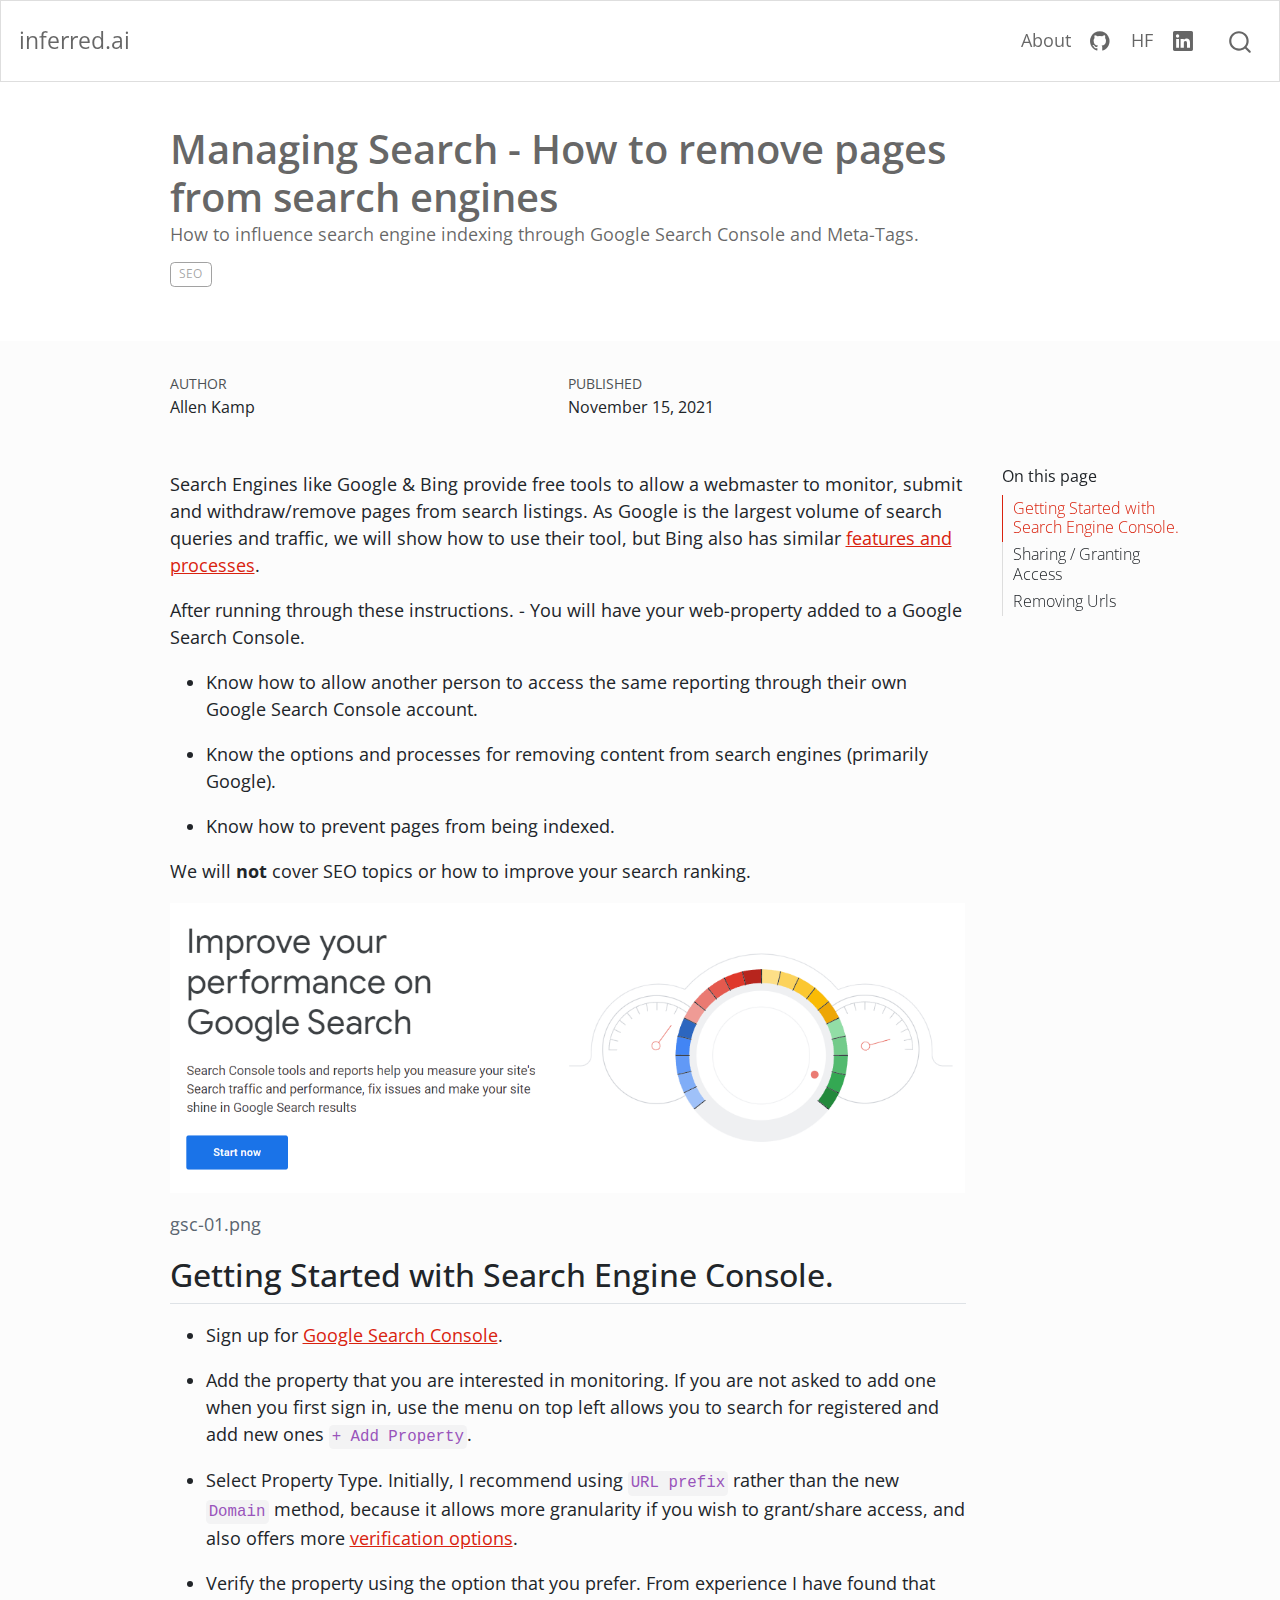
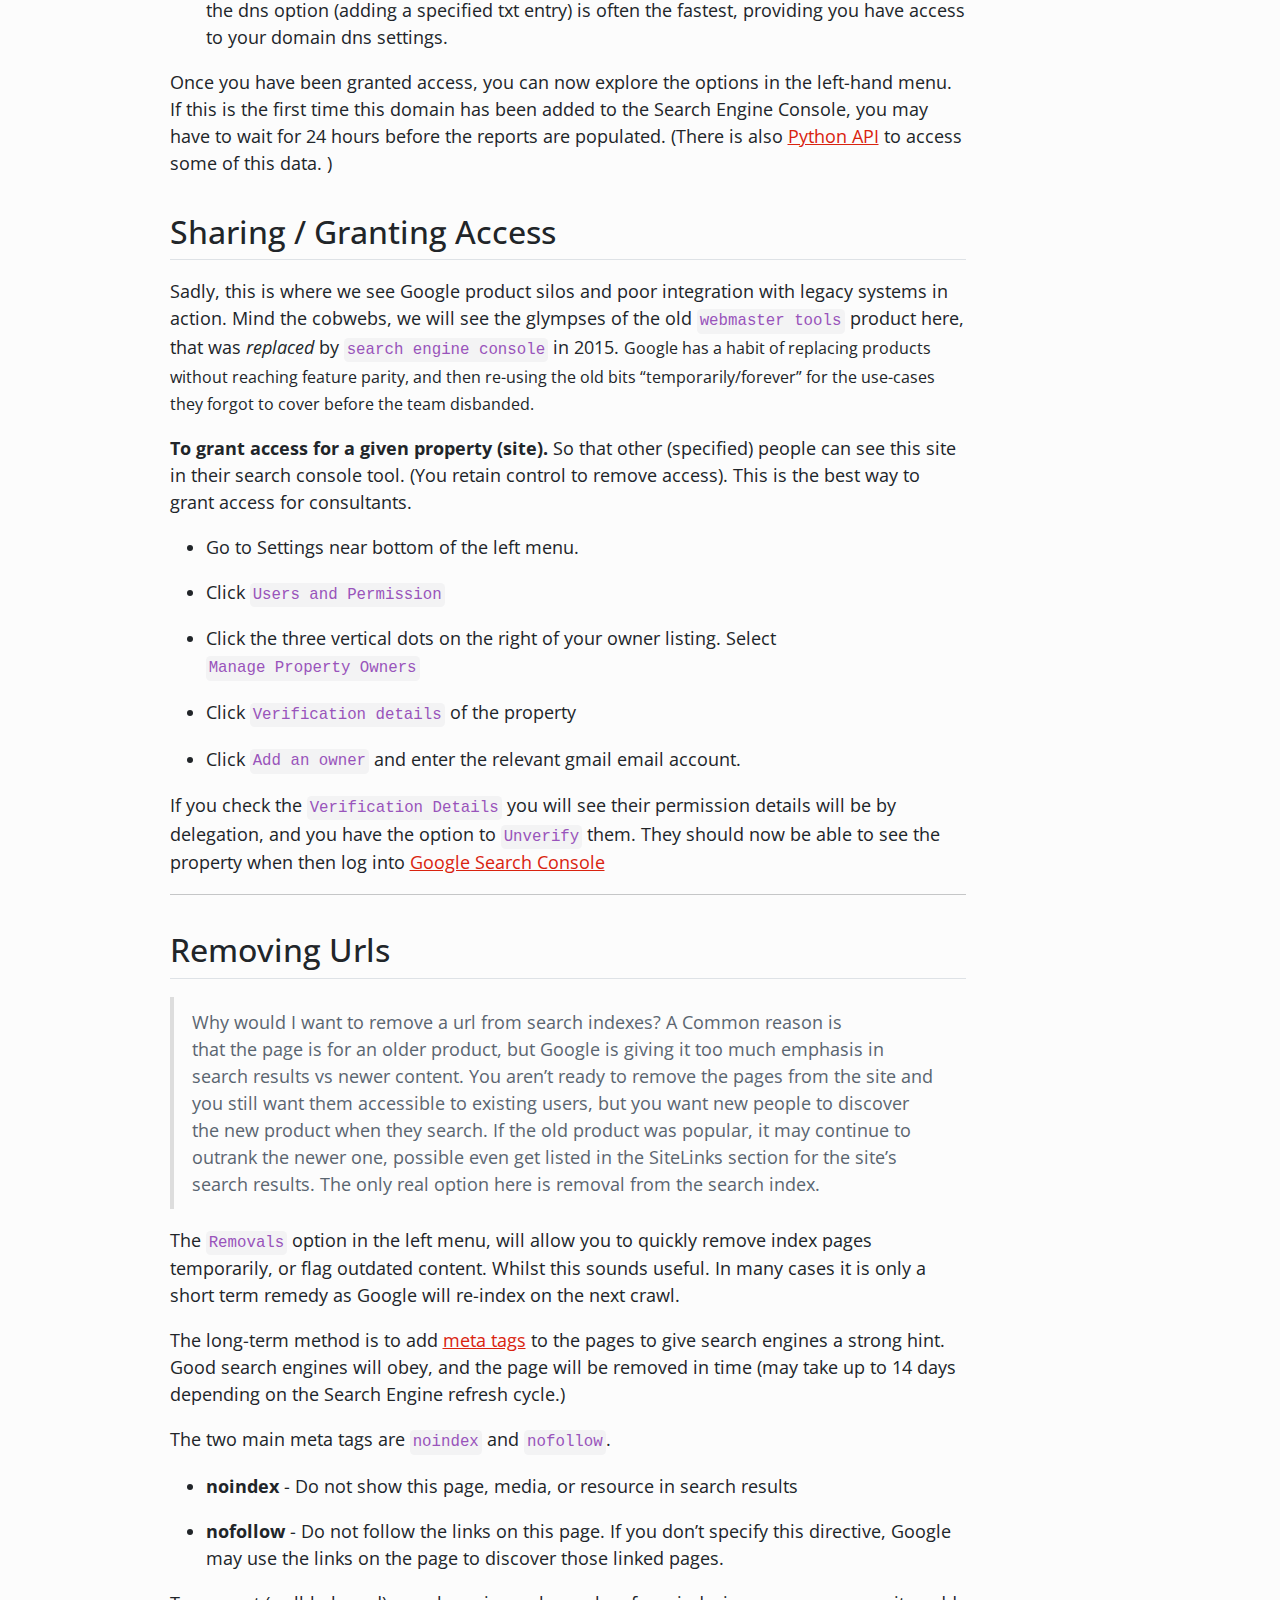
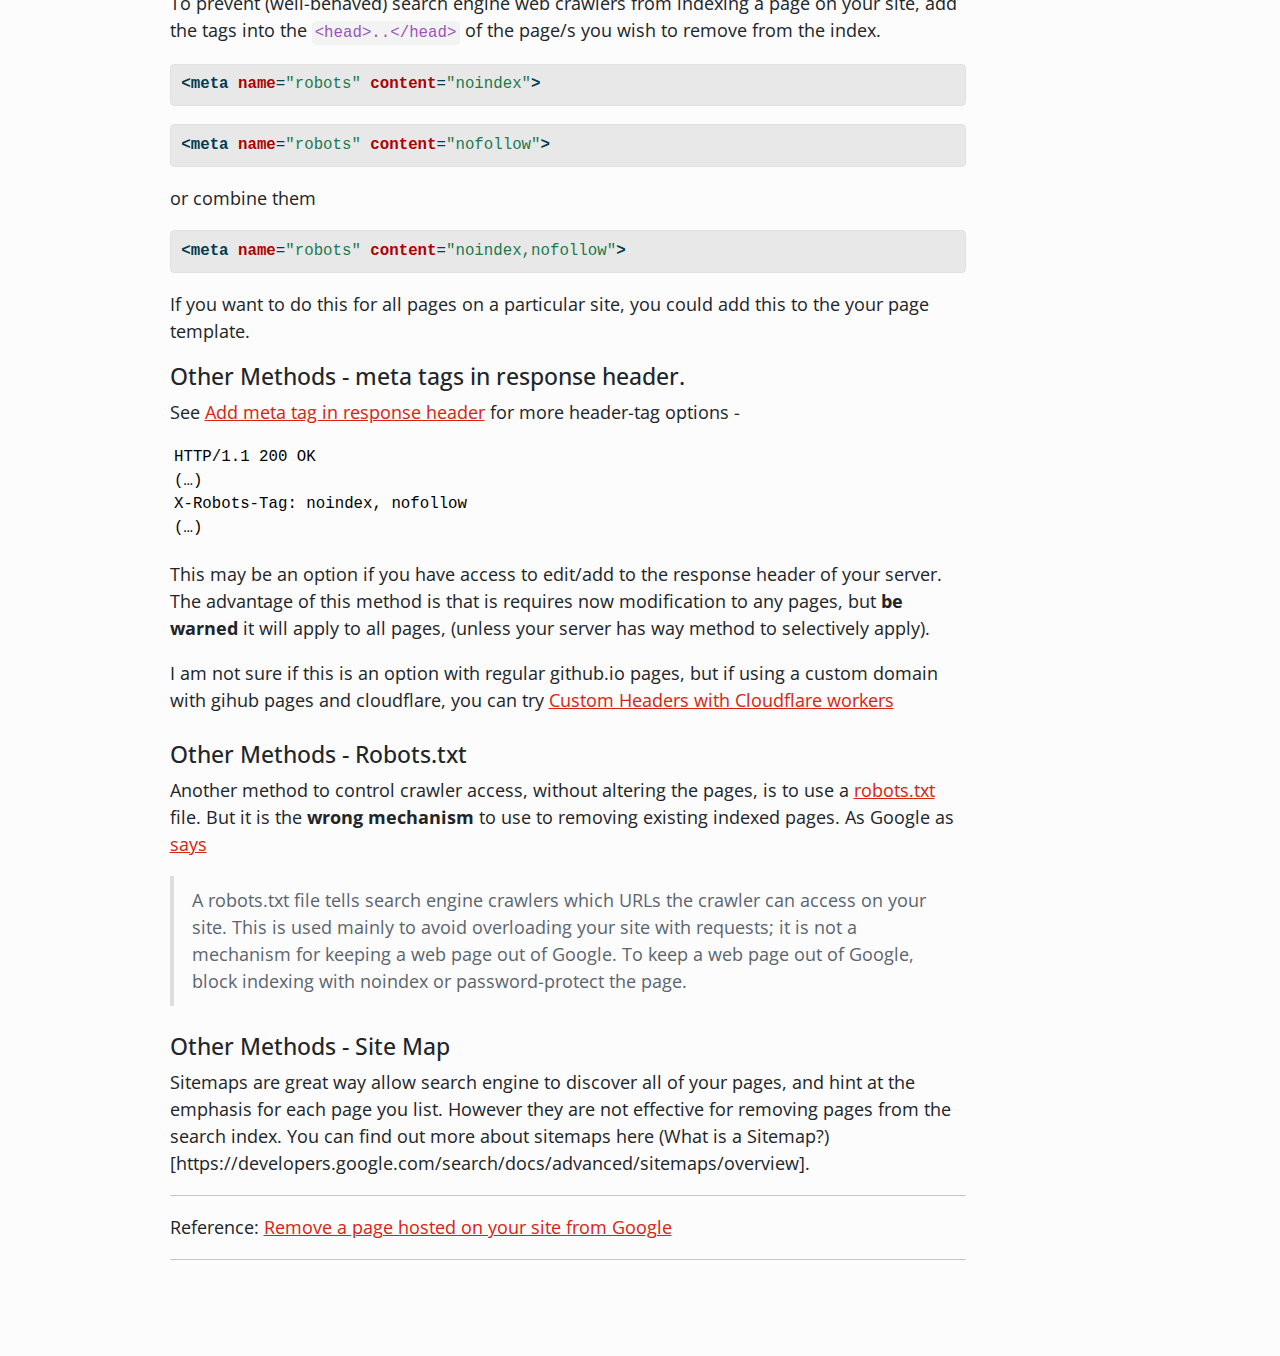
<file: posts/2021-11-15-search-indexing.html>
<!DOCTYPE html>
<html xmlns="http://www.w3.org/1999/xhtml" lang="en" xml:lang="en"><head>

<meta charset="utf-8">
<meta name="generator" content="quarto-1.1.251">

<meta name="viewport" content="width=device-width, initial-scale=1.0, user-scalable=yes">

<meta name="author" content="Allen Kamp">
<meta name="dcterms.date" content="2021-11-15">
<meta name="description" content="How to influence search engine indexing through Google Search Console and Meta-Tags.">

<title>inferred.ai - Managing Search - How to remove pages from search engines</title>
<style>
code{white-space: pre-wrap;}
span.smallcaps{font-variant: small-caps;}
div.columns{display: flex; gap: min(4vw, 1.5em);}
div.column{flex: auto; overflow-x: auto;}
div.hanging-indent{margin-left: 1.5em; text-indent: -1.5em;}
ul.task-list{list-style: none;}
ul.task-list li input[type="checkbox"] {
  width: 0.8em;
  margin: 0 0.8em 0.2em -1.6em;
  vertical-align: middle;
}
pre > code.sourceCode { white-space: pre; position: relative; }
pre > code.sourceCode > span { display: inline-block; line-height: 1.25; }
pre > code.sourceCode > span:empty { height: 1.2em; }
.sourceCode { overflow: visible; }
code.sourceCode > span { color: inherit; text-decoration: inherit; }
div.sourceCode { margin: 1em 0; }
pre.sourceCode { margin: 0; }
@media screen {
div.sourceCode { overflow: auto; }
}
@media print {
pre > code.sourceCode { white-space: pre-wrap; }
pre > code.sourceCode > span { text-indent: -5em; padding-left: 5em; }
}
pre.numberSource code
  { counter-reset: source-line 0; }
pre.numberSource code > span
  { position: relative; left: -4em; counter-increment: source-line; }
pre.numberSource code > span > a:first-child::before
  { content: counter(source-line);
    position: relative; left: -1em; text-align: right; vertical-align: baseline;
    border: none; display: inline-block;
    -webkit-touch-callout: none; -webkit-user-select: none;
    -khtml-user-select: none; -moz-user-select: none;
    -ms-user-select: none; user-select: none;
    padding: 0 4px; width: 4em;
    color: #aaaaaa;
  }
pre.numberSource { margin-left: 3em; border-left: 1px solid #aaaaaa;  padding-left: 4px; }
div.sourceCode
  {   }
@media screen {
pre > code.sourceCode > span > a:first-child::before { text-decoration: underline; }
}
code span.al { color: #ff0000; font-weight: bold; } /* Alert */
code span.an { color: #60a0b0; font-weight: bold; font-style: italic; } /* Annotation */
code span.at { color: #7d9029; } /* Attribute */
code span.bn { color: #40a070; } /* BaseN */
code span.bu { color: #008000; } /* BuiltIn */
code span.cf { color: #007020; font-weight: bold; } /* ControlFlow */
code span.ch { color: #4070a0; } /* Char */
code span.cn { color: #880000; } /* Constant */
code span.co { color: #60a0b0; font-style: italic; } /* Comment */
code span.cv { color: #60a0b0; font-weight: bold; font-style: italic; } /* CommentVar */
code span.do { color: #ba2121; font-style: italic; } /* Documentation */
code span.dt { color: #902000; } /* DataType */
code span.dv { color: #40a070; } /* DecVal */
code span.er { color: #ff0000; font-weight: bold; } /* Error */
code span.ex { } /* Extension */
code span.fl { color: #40a070; } /* Float */
code span.fu { color: #06287e; } /* Function */
code span.im { color: #008000; font-weight: bold; } /* Import */
code span.in { color: #60a0b0; font-weight: bold; font-style: italic; } /* Information */
code span.kw { color: #007020; font-weight: bold; } /* Keyword */
code span.op { color: #666666; } /* Operator */
code span.ot { color: #007020; } /* Other */
code span.pp { color: #bc7a00; } /* Preprocessor */
code span.sc { color: #4070a0; } /* SpecialChar */
code span.ss { color: #bb6688; } /* SpecialString */
code span.st { color: #4070a0; } /* String */
code span.va { color: #19177c; } /* Variable */
code span.vs { color: #4070a0; } /* VerbatimString */
code span.wa { color: #60a0b0; font-weight: bold; font-style: italic; } /* Warning */
</style>


<script src="../site_libs/quarto-nav/quarto-nav.js"></script>
<script src="../site_libs/quarto-nav/headroom.min.js"></script>
<script src="../site_libs/clipboard/clipboard.min.js"></script>
<script src="../site_libs/quarto-search/autocomplete.umd.js"></script>
<script src="../site_libs/quarto-search/fuse.min.js"></script>
<script src="../site_libs/quarto-search/quarto-search.js"></script>
<meta name="quarto:offset" content="../">
<script src="../site_libs/quarto-html/quarto.js"></script>
<script src="../site_libs/quarto-html/popper.min.js"></script>
<script src="../site_libs/quarto-html/tippy.umd.min.js"></script>
<script src="../site_libs/quarto-html/anchor.min.js"></script>
<link href="../site_libs/quarto-html/tippy.css" rel="stylesheet">
<link href="../site_libs/quarto-html/quarto-syntax-highlighting.css" rel="stylesheet" id="quarto-text-highlighting-styles">
<script src="../site_libs/bootstrap/bootstrap.min.js"></script>
<link href="../site_libs/bootstrap/bootstrap-icons.css" rel="stylesheet">
<link href="../site_libs/bootstrap/bootstrap.min.css" rel="stylesheet" id="quarto-bootstrap" data-mode="light">
<script id="quarto-search-options" type="application/json">{
  "location": "navbar",
  "copy-button": false,
  "collapse-after": 3,
  "panel-placement": "end",
  "type": "overlay",
  "limit": 20,
  "language": {
    "search-no-results-text": "No results",
    "search-matching-documents-text": "matching documents",
    "search-copy-link-title": "Copy link to search",
    "search-hide-matches-text": "Hide additional matches",
    "search-more-match-text": "more match in this document",
    "search-more-matches-text": "more matches in this document",
    "search-clear-button-title": "Clear",
    "search-detached-cancel-button-title": "Cancel",
    "search-submit-button-title": "Submit"
  }
}</script>


<link rel="stylesheet" href="../styles.css">
</head>

<body class="nav-fixed">

<div id="quarto-search-results"></div>
  <header id="quarto-header" class="headroom fixed-top">
    <nav class="navbar navbar-expand-lg navbar-dark ">
      <div class="navbar-container container-fluid">
      <div class="navbar-brand-container">
    <a class="navbar-brand" href="../index.html">
    <span class="navbar-title">inferred.ai</span>
    </a>
  </div>
          <button class="navbar-toggler" type="button" data-bs-toggle="collapse" data-bs-target="#navbarCollapse" aria-controls="navbarCollapse" aria-expanded="false" aria-label="Toggle navigation" onclick="if (window.quartoToggleHeadroom) { window.quartoToggleHeadroom(); }">
  <span class="navbar-toggler-icon"></span>
</button>
          <div class="collapse navbar-collapse" id="navbarCollapse">
            <ul class="navbar-nav navbar-nav-scroll ms-auto">
  <li class="nav-item">
    <a class="nav-link" href="../about.html">About</a>
  </li>  
  <li class="nav-item compact">
    <a class="nav-link" href="https://github.com/Rebolforces"><i class="bi bi-github" role="img">
</i> 
 </a>
  </li>  
  <li class="nav-item">
    <a class="nav-link" href="https://huggingface.co/rebolforces">HF</a>
  </li>  
  <li class="nav-item compact">
    <a class="nav-link" href="https://linkedin.com/in/allen-kamp-47739547/"><i class="bi bi-linkedin" role="img">
</i> 
 </a>
  </li>  
</ul>
              <div id="quarto-search" class="" title="Search"></div>
          </div> <!-- /navcollapse -->
      </div> <!-- /container-fluid -->
    </nav>
</header>
<!-- content -->
<header id="title-block-header" class="quarto-title-block default page-columns page-full">
  <div class="quarto-title-banner page-columns page-full">
    <div class="quarto-title column-body">
      <h1 class="title">Managing Search - How to remove pages from search engines</h1>
                  <div>
        <div class="description">
          How to influence search engine indexing through Google Search Console and Meta-Tags.
        </div>
      </div>
                          <div class="quarto-categories">
                <div class="quarto-category">SEO</div>
              </div>
                  </div>
  </div>
    
  
  <div class="quarto-title-meta">

      <div>
      <div class="quarto-title-meta-heading">Author</div>
      <div class="quarto-title-meta-contents">
               <p>Allen Kamp </p>
            </div>
    </div>
      
      <div>
      <div class="quarto-title-meta-heading">Published</div>
      <div class="quarto-title-meta-contents">
        <p class="date">November 15, 2021</p>
      </div>
    </div>
      
    </div>
    
  
  </header><div id="quarto-content" class="quarto-container page-columns page-rows-contents page-layout-article page-navbar">
<!-- sidebar -->
<!-- margin-sidebar -->
    <div id="quarto-margin-sidebar" class="sidebar margin-sidebar">
        <nav id="TOC" role="doc-toc" class="toc-active">
    <h2 id="toc-title">On this page</h2>
   
  <ul>
  <li><a href="#getting-started-with-search-engine-console." id="toc-getting-started-with-search-engine-console." class="nav-link active" data-scroll-target="#getting-started-with-search-engine-console.">Getting Started with Search Engine Console.</a></li>
  <li><a href="#sharing-granting-access" id="toc-sharing-granting-access" class="nav-link" data-scroll-target="#sharing-granting-access">Sharing / Granting Access</a></li>
  <li><a href="#removing-urls" id="toc-removing-urls" class="nav-link" data-scroll-target="#removing-urls">Removing Urls</a></li>
  </ul>
</nav>
    </div>
<!-- main -->
<main class="content quarto-banner-title-block" id="quarto-document-content">




<p>Search Engines like Google &amp; Bing provide free tools to allow a webmaster to monitor, submit and withdraw/remove pages from search listings. As Google is the largest volume of search queries and traffic, we will show how to use their tool, but Bing also has similar <a href="https://www.bing.com/webmasters/about">features and processes</a>.</p>
<p>After running through these instructions. - You will have your web-property added to a Google Search Console.</p>
<ul>
<li><p>Know how to allow another person to access the same reporting through their own Google Search Console account.</p></li>
<li><p>Know the options and processes for removing content from search engines (primarily Google).</p></li>
<li><p>Know how to prevent pages from being indexed.</p></li>
</ul>
<p>We will <strong>not</strong> cover SEO topics or how to improve your search ranking.</p>
<div class="quarto-figure quarto-figure-center">
<figure class="figure">
<p><a href="https://search.google.com/search-console/about"><img src="2021-11-15-search-indexing_files/figure-html/dea8bf0e-50b6-4d26-a499-2101d112fde3.png" class="img-fluid figure-img"></a></p>
<p></p><figcaption class="figure-caption">gsc-01.png</figcaption><p></p>
</figure>
</div>
<section id="getting-started-with-search-engine-console." class="level2">
<h2 class="anchored" data-anchor-id="getting-started-with-search-engine-console.">Getting Started with Search Engine Console.</h2>
<ul>
<li><p>Sign up for <a href="https://search.google.com/search-console">Google Search Console</a>.</p></li>
<li><p>Add the property that you are interested in monitoring. If you are not asked to add one when you first sign in, use the menu on top left allows you to search for registered and add new ones <code>+ Add Property</code>.</p></li>
<li><p>Select Property Type. Initially, I recommend using <code>URL prefix</code> rather than the new <code>Domain</code> method, because it allows more granularity if you wish to grant/share access, and also offers more <a href="https://support.google.com/webmasters/answer/9008080">verification options</a>.</p></li>
<li><p>Verify the property using the option that you prefer. From experience I have found that the dns option (adding a specified txt entry) is often the fastest, providing you have access to your domain dns settings.</p></li>
</ul>
<p>Once you have been granted access, you can now explore the options in the left-hand menu. If this is the first time this domain has been added to the Search Engine Console, you may have to wait for 24 hours before the reports are populated. (There is also <a href="https://developers.google.com/webmaster-tools/search-console-api-original/v3/quickstart/quickstart-python#step_2_install_the_google_client_library">Python API</a> to access some of this data. )</p>
</section>
<section id="sharing-granting-access" class="level2">
<h2 class="anchored" data-anchor-id="sharing-granting-access">Sharing / Granting Access</h2>
<p>Sadly, this is where we see Google product silos and poor integration with legacy systems in action. Mind the cobwebs, we will see the glympses of the old <code>webmaster tools</code> product here, that was <em>replaced</em> by <code>search engine console</code> in 2015. <small>Google has a habit of replacing products without reaching feature parity, and then re-using the old bits “temporarily/forever” for the use-cases they forgot to cover before the team disbanded.</small></p>
<p><strong>To grant access for a given property (site).</strong> So that other (specified) people can see this site in their search console tool. (You retain control to remove access). This is the best way to grant access for consultants.</p>
<ul>
<li><p>Go to Settings near bottom of the left menu.</p></li>
<li><p>Click <code>Users and Permission</code></p></li>
<li><p>Click the three vertical dots on the right of your owner listing. Select <code>Manage Property Owners</code></p></li>
<li><p>Click <code>Verification details</code> of the property</p></li>
<li><p>Click <code>Add an owner</code> and enter the relevant gmail email account.</p></li>
</ul>
<p>If you check the <code>Verification Details</code> you will see their permission details will be by delegation, and you have the option to <code>Unverify</code> them. They should now be able to see the property when then log into <a href="https://search.google.com/search-console">Google Search Console</a></p>
<hr>
</section>
<section id="removing-urls" class="level2">
<h2 class="anchored" data-anchor-id="removing-urls">Removing Urls</h2>
<blockquote class="blockquote">
<p>Why would I want to remove a url from search indexes? A Common reason is<br>
that the page is for an older product, but Google is giving it too much emphasis in search results vs newer content. You aren’t ready to remove the pages from the site and you still want them accessible to existing users, but you want new people to discover the new product when they search. If the old product was popular, it may continue to outrank the newer one, possible even get listed in the SiteLinks section for the site’s search results. The only real option here is removal from the search index.</p>
</blockquote>
<p>The <code>Removals</code> option in the left menu, will allow you to quickly remove index pages temporarily, or flag outdated content. Whilst this sounds useful. In many cases it is only a short term remedy as Google will re-index on the next crawl.</p>
<p>The long-term method is to add <a href="https://developers.google.com/search/docs/advanced/crawling/special-tags">meta tags</a> to the pages to give search engines a strong hint. Good search engines will obey, and the page will be removed in time (may take up to 14 days depending on the Search Engine refresh cycle.)</p>
<p>The two main meta tags are <code>noindex</code> and <code>nofollow</code>.</p>
<ul>
<li><p><strong>noindex</strong> - Do not show this page, media, or resource in search results</p></li>
<li><p><strong>nofollow</strong> - Do not follow the links on this page. If you don’t specify this directive, Google may use the links on the page to discover those linked pages.</p></li>
</ul>
<p>To prevent (well-behaved) search engine web crawlers from indexing a page on your site, add the tags into the <code>&lt;head&gt;..&lt;/head&gt;</code> of the page/s you wish to remove from the index.</p>
<div class="sourceCode" id="cb1"><pre class="sourceCode html code-with-copy"><code class="sourceCode html"><span id="cb1-1"><a href="#cb1-1" aria-hidden="true" tabindex="-1"></a><span class="kw">&lt;meta</span> <span class="er">name</span><span class="ot">=</span><span class="st">"robots"</span> <span class="er">content</span><span class="ot">=</span><span class="st">"noindex"</span><span class="kw">&gt;</span></span></code><button title="Copy to Clipboard" class="code-copy-button"><i class="bi"></i></button></pre></div>
<div class="sourceCode" id="cb2"><pre class="sourceCode html code-with-copy"><code class="sourceCode html"><span id="cb2-1"><a href="#cb2-1" aria-hidden="true" tabindex="-1"></a><span class="kw">&lt;meta</span> <span class="er">name</span><span class="ot">=</span><span class="st">"robots"</span> <span class="er">content</span><span class="ot">=</span><span class="st">"nofollow"</span><span class="kw">&gt;</span></span></code><button title="Copy to Clipboard" class="code-copy-button"><i class="bi"></i></button></pre></div>
<p>or combine them</p>
<div class="sourceCode" id="cb3"><pre class="sourceCode html code-with-copy"><code class="sourceCode html"><span id="cb3-1"><a href="#cb3-1" aria-hidden="true" tabindex="-1"></a><span class="kw">&lt;meta</span> <span class="er">name</span><span class="ot">=</span><span class="st">"robots"</span> <span class="er">content</span><span class="ot">=</span><span class="st">"noindex,nofollow"</span><span class="kw">&gt;</span></span></code><button title="Copy to Clipboard" class="code-copy-button"><i class="bi"></i></button></pre></div>
<p>If you want to do this for all pages on a particular site, you could add this to the your page template.</p>
<section id="other-methods---meta-tags-in-response-header." class="level4">
<h4 class="anchored" data-anchor-id="other-methods---meta-tags-in-response-header.">Other Methods - meta tags in response header.</h4>
<p>See <a href="https://developers.google.com/search/docs/advanced/robots/robots_meta_tag">Add meta tag in response header</a> for more header-tag options -</p>
<pre class="code"><code>HTTP/1.1 200 OK
(…)
X-Robots-Tag: noindex, nofollow
(…)</code></pre>
<p>This may be an option if you have access to edit/add to the response header of your server. The advantage of this method is that is requires now modification to any pages, but <strong>be warned</strong> it will apply to all pages, (unless your server has way method to selectively apply).</p>
<p>I am not sure if this is an option with regular github.io pages, but if using a custom domain with gihub pages and cloudflare, you can try <a href="https://developers.cloudflare.com/pages/how-to/add-custom-http-headers">Custom Headers with Cloudflare workers</a></p>
</section>
<section id="other-methods---robots.txt" class="level4">
<h4 class="anchored" data-anchor-id="other-methods---robots.txt">Other Methods - Robots.txt</h4>
<p>Another method to control crawler access, without altering the pages, is to use a <a href="http://www.robotstxt.org/">robots.txt</a> file. But it is the <strong>wrong mechanism</strong> to use to removing existing indexed pages. As Google as <a href="https://developers.google.com/search/docs/advanced/robots/intro">says</a></p>
<blockquote class="blockquote">
<p>A robots.txt file tells search engine crawlers which URLs the crawler can access on your site. This is used mainly to avoid overloading your site with requests; it is not a mechanism for keeping a web page out of Google. To keep a web page out of Google, block indexing with noindex or password-protect the page.</p>
</blockquote>
</section>
<section id="other-methods---site-map" class="level4">
<h4 class="anchored" data-anchor-id="other-methods---site-map">Other Methods - Site Map</h4>
<p>Sitemaps are great way allow search engine to discover all of your pages, and hint at the emphasis for each page you list. However they are not effective for removing pages from the search index. You can find out more about sitemaps here (What is a Sitemap?)[https://developers.google.com/search/docs/advanced/sitemaps/overview].</p>
<hr>
<p>Reference: <a href="https://developers.google.com/search/docs/advanced/crawling/remove-information">Remove a page hosted on your site from Google</a></p>
<hr>


</section>
</section>

</main> <!-- /main -->
<script id="quarto-html-after-body" type="application/javascript">
window.document.addEventListener("DOMContentLoaded", function (event) {
  const toggleBodyColorMode = (bsSheetEl) => {
    const mode = bsSheetEl.getAttribute("data-mode");
    const bodyEl = window.document.querySelector("body");
    if (mode === "dark") {
      bodyEl.classList.add("quarto-dark");
      bodyEl.classList.remove("quarto-light");
    } else {
      bodyEl.classList.add("quarto-light");
      bodyEl.classList.remove("quarto-dark");
    }
  }
  const toggleBodyColorPrimary = () => {
    const bsSheetEl = window.document.querySelector("link#quarto-bootstrap");
    if (bsSheetEl) {
      toggleBodyColorMode(bsSheetEl);
    }
  }
  toggleBodyColorPrimary();  
  const icon = "";
  const anchorJS = new window.AnchorJS();
  anchorJS.options = {
    placement: 'right',
    icon: icon
  };
  anchorJS.add('.anchored');
  const clipboard = new window.ClipboardJS('.code-copy-button', {
    target: function(trigger) {
      return trigger.previousElementSibling;
    }
  });
  clipboard.on('success', function(e) {
    // button target
    const button = e.trigger;
    // don't keep focus
    button.blur();
    // flash "checked"
    button.classList.add('code-copy-button-checked');
    var currentTitle = button.getAttribute("title");
    button.setAttribute("title", "Copied!");
    setTimeout(function() {
      button.setAttribute("title", currentTitle);
      button.classList.remove('code-copy-button-checked');
    }, 1000);
    // clear code selection
    e.clearSelection();
  });
  function tippyHover(el, contentFn) {
    const config = {
      allowHTML: true,
      content: contentFn,
      maxWidth: 500,
      delay: 100,
      arrow: false,
      appendTo: function(el) {
          return el.parentElement;
      },
      interactive: true,
      interactiveBorder: 10,
      theme: 'quarto',
      placement: 'bottom-start'
    };
    window.tippy(el, config); 
  }
  const noterefs = window.document.querySelectorAll('a[role="doc-noteref"]');
  for (var i=0; i<noterefs.length; i++) {
    const ref = noterefs[i];
    tippyHover(ref, function() {
      // use id or data attribute instead here
      let href = ref.getAttribute('data-footnote-href') || ref.getAttribute('href');
      try { href = new URL(href).hash; } catch {}
      const id = href.replace(/^#\/?/, "");
      const note = window.document.getElementById(id);
      return note.innerHTML;
    });
  }
  var bibliorefs = window.document.querySelectorAll('a[role="doc-biblioref"]');
  for (var i=0; i<bibliorefs.length; i++) {
    const ref = bibliorefs[i];
    const cites = ref.parentNode.getAttribute('data-cites').split(' ');
    tippyHover(ref, function() {
      var popup = window.document.createElement('div');
      cites.forEach(function(cite) {
        var citeDiv = window.document.createElement('div');
        citeDiv.classList.add('hanging-indent');
        citeDiv.classList.add('csl-entry');
        var biblioDiv = window.document.getElementById('ref-' + cite);
        if (biblioDiv) {
          citeDiv.innerHTML = biblioDiv.innerHTML;
        }
        popup.appendChild(citeDiv);
      });
      return popup.innerHTML;
    });
  }
});
</script>
</div> <!-- /content -->



</body></html>
</file>
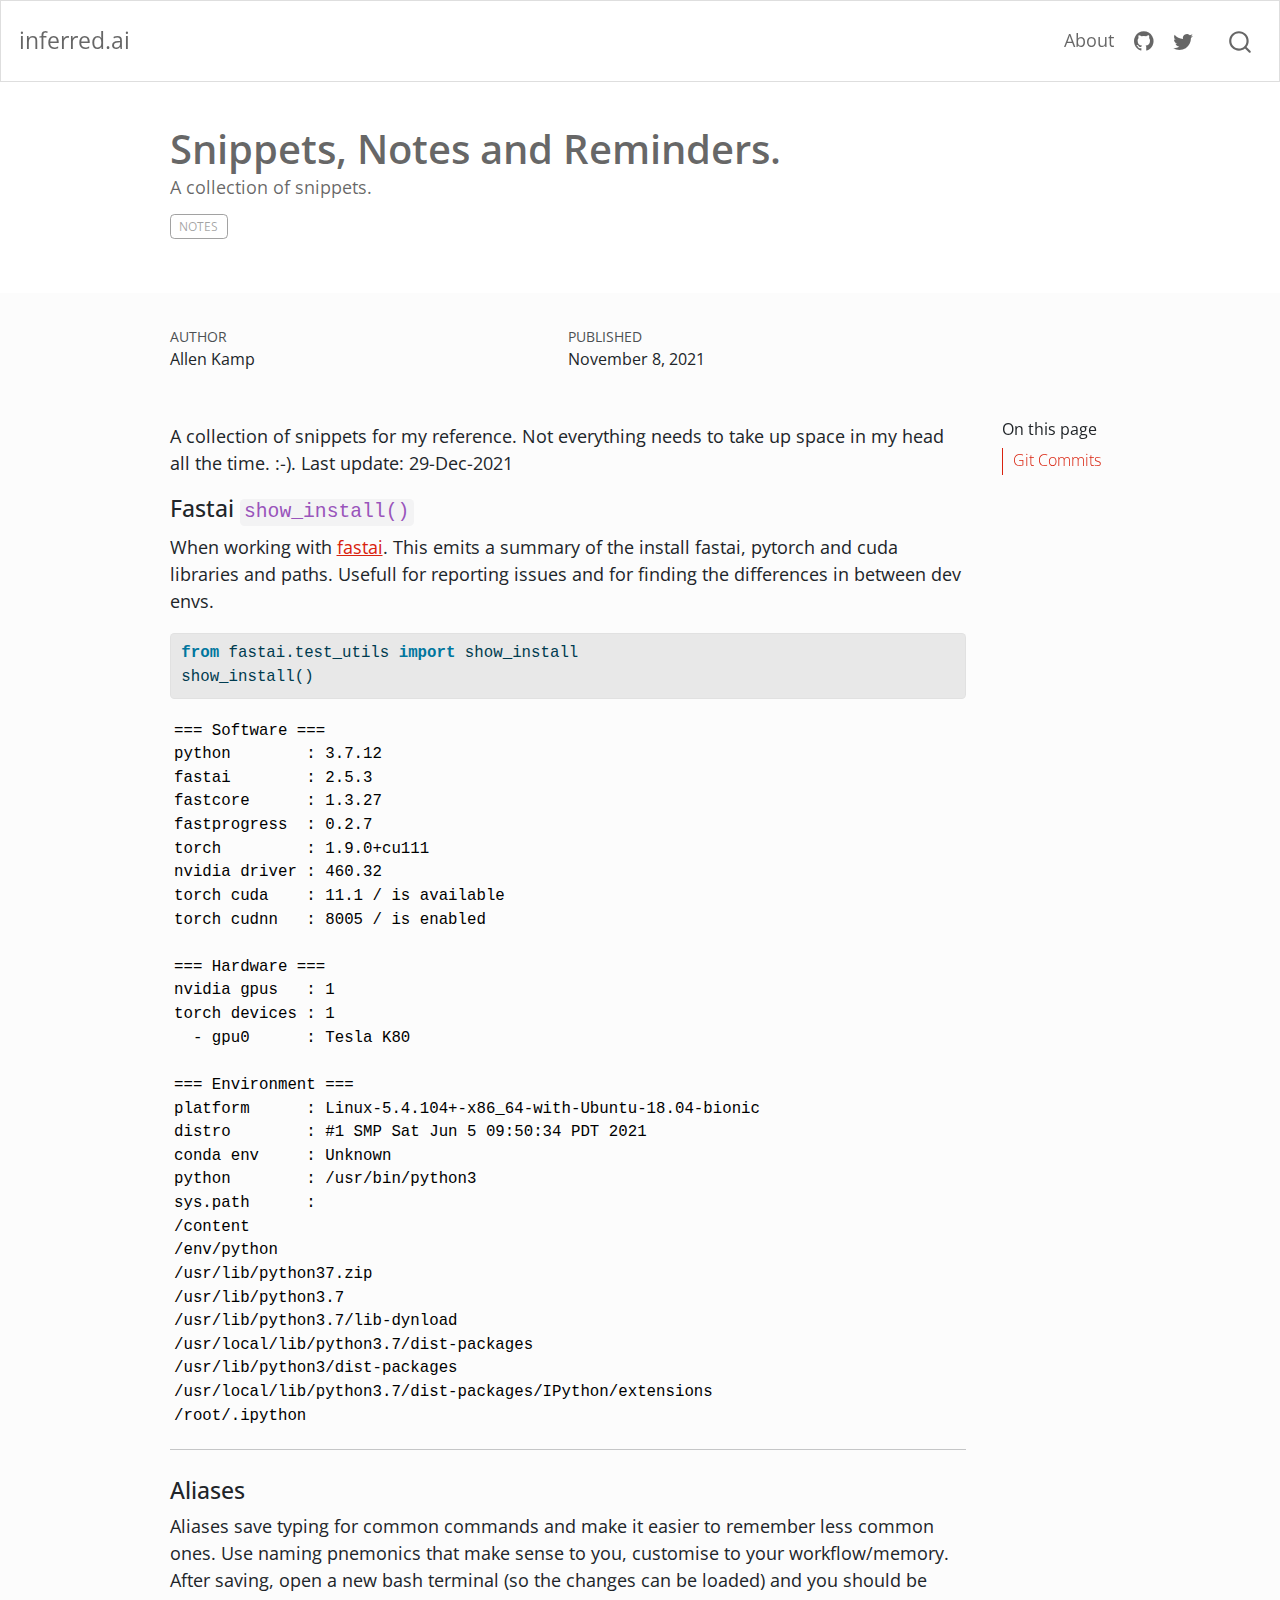
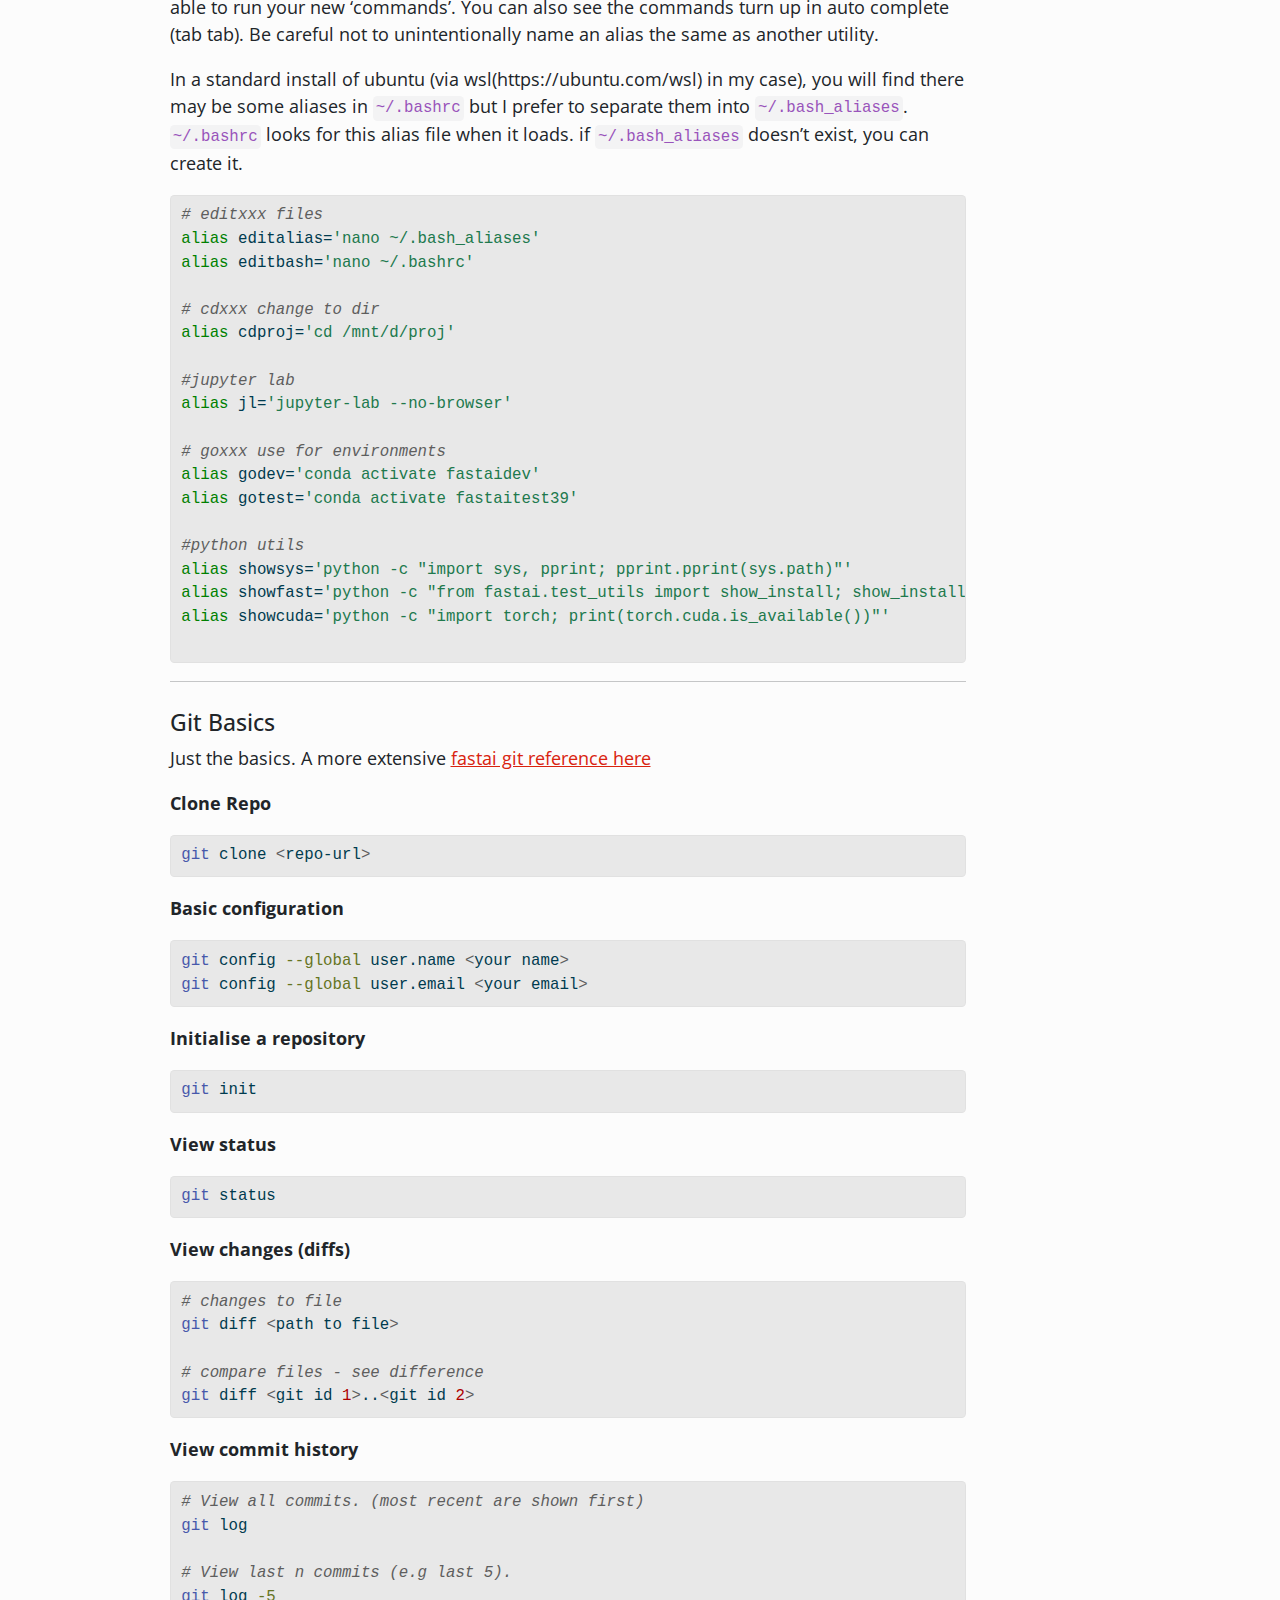
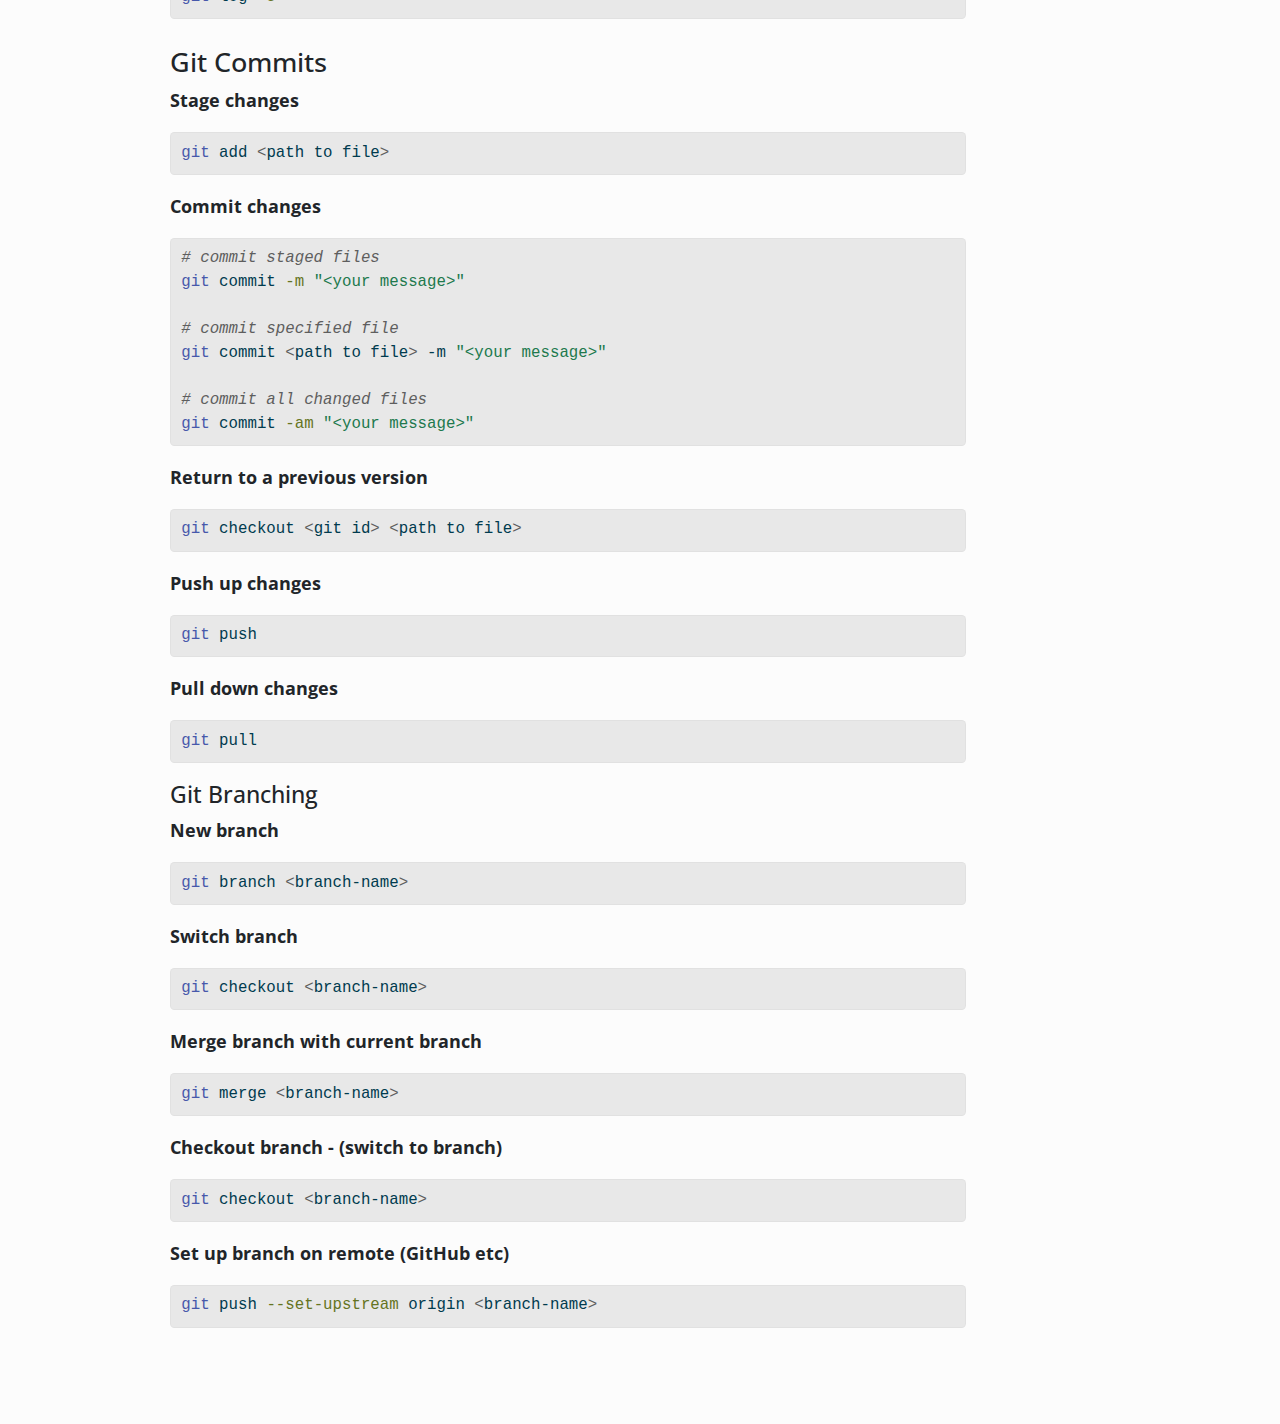
<file: posts/base-snippets.html>
<!DOCTYPE html>
<html xmlns="http://www.w3.org/1999/xhtml" lang="en" xml:lang="en"><head>

<meta charset="utf-8">
<meta name="generator" content="quarto-1.1.251">

<meta name="viewport" content="width=device-width, initial-scale=1.0, user-scalable=yes">

<meta name="author" content="Allen Kamp">
<meta name="dcterms.date" content="2021-11-08">
<meta name="description" content="A collection of snippets.">

<title>inferred.ai - Snippets, Notes and Reminders.</title>
<style>
code{white-space: pre-wrap;}
span.smallcaps{font-variant: small-caps;}
div.columns{display: flex; gap: min(4vw, 1.5em);}
div.column{flex: auto; overflow-x: auto;}
div.hanging-indent{margin-left: 1.5em; text-indent: -1.5em;}
ul.task-list{list-style: none;}
ul.task-list li input[type="checkbox"] {
  width: 0.8em;
  margin: 0 0.8em 0.2em -1.6em;
  vertical-align: middle;
}
pre > code.sourceCode { white-space: pre; position: relative; }
pre > code.sourceCode > span { display: inline-block; line-height: 1.25; }
pre > code.sourceCode > span:empty { height: 1.2em; }
.sourceCode { overflow: visible; }
code.sourceCode > span { color: inherit; text-decoration: inherit; }
div.sourceCode { margin: 1em 0; }
pre.sourceCode { margin: 0; }
@media screen {
div.sourceCode { overflow: auto; }
}
@media print {
pre > code.sourceCode { white-space: pre-wrap; }
pre > code.sourceCode > span { text-indent: -5em; padding-left: 5em; }
}
pre.numberSource code
  { counter-reset: source-line 0; }
pre.numberSource code > span
  { position: relative; left: -4em; counter-increment: source-line; }
pre.numberSource code > span > a:first-child::before
  { content: counter(source-line);
    position: relative; left: -1em; text-align: right; vertical-align: baseline;
    border: none; display: inline-block;
    -webkit-touch-callout: none; -webkit-user-select: none;
    -khtml-user-select: none; -moz-user-select: none;
    -ms-user-select: none; user-select: none;
    padding: 0 4px; width: 4em;
    color: #aaaaaa;
  }
pre.numberSource { margin-left: 3em; border-left: 1px solid #aaaaaa;  padding-left: 4px; }
div.sourceCode
  {   }
@media screen {
pre > code.sourceCode > span > a:first-child::before { text-decoration: underline; }
}
code span.al { color: #ff0000; font-weight: bold; } /* Alert */
code span.an { color: #60a0b0; font-weight: bold; font-style: italic; } /* Annotation */
code span.at { color: #7d9029; } /* Attribute */
code span.bn { color: #40a070; } /* BaseN */
code span.bu { color: #008000; } /* BuiltIn */
code span.cf { color: #007020; font-weight: bold; } /* ControlFlow */
code span.ch { color: #4070a0; } /* Char */
code span.cn { color: #880000; } /* Constant */
code span.co { color: #60a0b0; font-style: italic; } /* Comment */
code span.cv { color: #60a0b0; font-weight: bold; font-style: italic; } /* CommentVar */
code span.do { color: #ba2121; font-style: italic; } /* Documentation */
code span.dt { color: #902000; } /* DataType */
code span.dv { color: #40a070; } /* DecVal */
code span.er { color: #ff0000; font-weight: bold; } /* Error */
code span.ex { } /* Extension */
code span.fl { color: #40a070; } /* Float */
code span.fu { color: #06287e; } /* Function */
code span.im { color: #008000; font-weight: bold; } /* Import */
code span.in { color: #60a0b0; font-weight: bold; font-style: italic; } /* Information */
code span.kw { color: #007020; font-weight: bold; } /* Keyword */
code span.op { color: #666666; } /* Operator */
code span.ot { color: #007020; } /* Other */
code span.pp { color: #bc7a00; } /* Preprocessor */
code span.sc { color: #4070a0; } /* SpecialChar */
code span.ss { color: #bb6688; } /* SpecialString */
code span.st { color: #4070a0; } /* String */
code span.va { color: #19177c; } /* Variable */
code span.vs { color: #4070a0; } /* VerbatimString */
code span.wa { color: #60a0b0; font-weight: bold; font-style: italic; } /* Warning */
</style>


<script src="../site_libs/quarto-nav/quarto-nav.js"></script>
<script src="../site_libs/quarto-nav/headroom.min.js"></script>
<script src="../site_libs/clipboard/clipboard.min.js"></script>
<script src="../site_libs/quarto-search/autocomplete.umd.js"></script>
<script src="../site_libs/quarto-search/fuse.min.js"></script>
<script src="../site_libs/quarto-search/quarto-search.js"></script>
<meta name="quarto:offset" content="../">
<script src="../site_libs/quarto-html/quarto.js"></script>
<script src="../site_libs/quarto-html/popper.min.js"></script>
<script src="../site_libs/quarto-html/tippy.umd.min.js"></script>
<script src="../site_libs/quarto-html/anchor.min.js"></script>
<link href="../site_libs/quarto-html/tippy.css" rel="stylesheet">
<link href="../site_libs/quarto-html/quarto-syntax-highlighting.css" rel="stylesheet" id="quarto-text-highlighting-styles">
<script src="../site_libs/bootstrap/bootstrap.min.js"></script>
<link href="../site_libs/bootstrap/bootstrap-icons.css" rel="stylesheet">
<link href="../site_libs/bootstrap/bootstrap.min.css" rel="stylesheet" id="quarto-bootstrap" data-mode="light">
<script id="quarto-search-options" type="application/json">{
  "location": "navbar",
  "copy-button": false,
  "collapse-after": 3,
  "panel-placement": "end",
  "type": "overlay",
  "limit": 20,
  "language": {
    "search-no-results-text": "No results",
    "search-matching-documents-text": "matching documents",
    "search-copy-link-title": "Copy link to search",
    "search-hide-matches-text": "Hide additional matches",
    "search-more-match-text": "more match in this document",
    "search-more-matches-text": "more matches in this document",
    "search-clear-button-title": "Clear",
    "search-detached-cancel-button-title": "Cancel",
    "search-submit-button-title": "Submit"
  }
}</script>


<link rel="stylesheet" href="../styles.css">
</head>

<body class="nav-fixed">

<div id="quarto-search-results"></div>
  <header id="quarto-header" class="headroom fixed-top">
    <nav class="navbar navbar-expand-lg navbar-dark ">
      <div class="navbar-container container-fluid">
      <div class="navbar-brand-container">
    <a class="navbar-brand" href="../index.html">
    <span class="navbar-title">inferred.ai</span>
    </a>
  </div>
          <button class="navbar-toggler" type="button" data-bs-toggle="collapse" data-bs-target="#navbarCollapse" aria-controls="navbarCollapse" aria-expanded="false" aria-label="Toggle navigation" onclick="if (window.quartoToggleHeadroom) { window.quartoToggleHeadroom(); }">
  <span class="navbar-toggler-icon"></span>
</button>
          <div class="collapse navbar-collapse" id="navbarCollapse">
            <ul class="navbar-nav navbar-nav-scroll ms-auto">
  <li class="nav-item">
    <a class="nav-link" href="../about.html">About</a>
  </li>  
  <li class="nav-item compact">
    <a class="nav-link" href="https://github.com/Rebolforces"><i class="bi bi-github" role="img">
</i> 
 </a>
  </li>  
  <li class="nav-item compact">
    <a class="nav-link" href="https://huggingface.co/rebolforces"><i class="bi bi-twitter" role="img">
</i> 
 </a>
  </li>  
</ul>
              <div id="quarto-search" class="" title="Search"></div>
          </div> <!-- /navcollapse -->
      </div> <!-- /container-fluid -->
    </nav>
</header>
<!-- content -->
<header id="title-block-header" class="quarto-title-block default page-columns page-full">
  <div class="quarto-title-banner page-columns page-full">
    <div class="quarto-title column-body">
      <h1 class="title">Snippets, Notes and Reminders.</h1>
                  <div>
        <div class="description">
          A collection of snippets.
        </div>
      </div>
                          <div class="quarto-categories">
                <div class="quarto-category">notes</div>
              </div>
                  </div>
  </div>
    
  
  <div class="quarto-title-meta">

      <div>
      <div class="quarto-title-meta-heading">Author</div>
      <div class="quarto-title-meta-contents">
               <p>Allen Kamp </p>
            </div>
    </div>
      
      <div>
      <div class="quarto-title-meta-heading">Published</div>
      <div class="quarto-title-meta-contents">
        <p class="date">November 8, 2021</p>
      </div>
    </div>
      
    </div>
    
  
  </header><div id="quarto-content" class="quarto-container page-columns page-rows-contents page-layout-article page-navbar">
<!-- sidebar -->
<!-- margin-sidebar -->
    <div id="quarto-margin-sidebar" class="sidebar margin-sidebar">
        <nav id="TOC" role="doc-toc" class="toc-active">
    <h2 id="toc-title">On this page</h2>
   
  <ul>
  <li><a href="#git-commits" id="toc-git-commits" class="nav-link active" data-scroll-target="#git-commits">Git Commits</a></li>
  </ul>
</nav>
    </div>
<!-- main -->
<main class="content quarto-banner-title-block" id="quarto-document-content">




<p>A collection of snippets for my reference. Not everything needs to take up space in my head all the time. :-). Last update: 29-Dec-2021</p>
<section id="fastai-show_install" class="level4">
<h4 class="anchored" data-anchor-id="fastai-show_install">Fastai <code>show_install()</code></h4>
<p>When working with <a href="http://fast.ai">fastai</a>. This emits a summary of the install fastai, pytorch and cuda libraries and paths. Usefull for reporting issues and for finding the differences in between dev envs.</p>
<div class="sourceCode" id="cb1"><pre class="sourceCode python code-with-copy"><code class="sourceCode python"><span id="cb1-1"><a href="#cb1-1" aria-hidden="true" tabindex="-1"></a><span class="im">from</span> fastai.test_utils <span class="im">import</span> show_install</span>
<span id="cb1-2"><a href="#cb1-2" aria-hidden="true" tabindex="-1"></a>show_install()</span></code><button title="Copy to Clipboard" class="code-copy-button"><i class="bi"></i></button></pre></div>
<pre class="text"><code>=== Software === 
python        : 3.7.12
fastai        : 2.5.3
fastcore      : 1.3.27
fastprogress  : 0.2.7
torch         : 1.9.0+cu111
nvidia driver : 460.32
torch cuda    : 11.1 / is available
torch cudnn   : 8005 / is enabled

=== Hardware === 
nvidia gpus   : 1
torch devices : 1
  - gpu0      : Tesla K80

=== Environment === 
platform      : Linux-5.4.104+-x86_64-with-Ubuntu-18.04-bionic
distro        : #1 SMP Sat Jun 5 09:50:34 PDT 2021
conda env     : Unknown
python        : /usr/bin/python3
sys.path      : 
/content
/env/python
/usr/lib/python37.zip
/usr/lib/python3.7
/usr/lib/python3.7/lib-dynload
/usr/local/lib/python3.7/dist-packages
/usr/lib/python3/dist-packages
/usr/local/lib/python3.7/dist-packages/IPython/extensions
/root/.ipython</code></pre>
<hr>
</section>
<section id="aliases" class="level4">
<h4 class="anchored" data-anchor-id="aliases">Aliases</h4>
<p>Aliases save typing for common commands and make it easier to remember less common ones. Use naming pnemonics that make sense to you, customise to your workflow/memory. After saving, open a new bash terminal (so the changes can be loaded) and you should be able to run your new ‘commands’. You can also see the commands turn up in auto complete (tab tab). Be careful not to unintentionally name an alias the same as another utility.</p>
<p>In a standard install of ubuntu (via wsl(https://ubuntu.com/wsl) in my case), you will find there may be some aliases in <code>~/.bashrc</code> but I prefer to separate them into <code>~/.bash_aliases</code>. <code>~/.bashrc</code> looks for this alias file when it loads. if <code>~/.bash_aliases</code> doesn’t exist, you can create it.</p>
<div class="sourceCode" id="cb3"><pre class="sourceCode bash code-with-copy"><code class="sourceCode bash"><span id="cb3-1"><a href="#cb3-1" aria-hidden="true" tabindex="-1"></a><span class="co"># editxxx files</span></span>
<span id="cb3-2"><a href="#cb3-2" aria-hidden="true" tabindex="-1"></a><span class="bu">alias</span> editalias=<span class="st">'nano ~/.bash_aliases'</span></span>
<span id="cb3-3"><a href="#cb3-3" aria-hidden="true" tabindex="-1"></a><span class="bu">alias</span> editbash=<span class="st">'nano ~/.bashrc'</span></span>
<span id="cb3-4"><a href="#cb3-4" aria-hidden="true" tabindex="-1"></a></span>
<span id="cb3-5"><a href="#cb3-5" aria-hidden="true" tabindex="-1"></a><span class="co"># cdxxx change to dir</span></span>
<span id="cb3-6"><a href="#cb3-6" aria-hidden="true" tabindex="-1"></a><span class="bu">alias</span> cdproj=<span class="st">'cd /mnt/d/proj'</span></span>
<span id="cb3-7"><a href="#cb3-7" aria-hidden="true" tabindex="-1"></a></span>
<span id="cb3-8"><a href="#cb3-8" aria-hidden="true" tabindex="-1"></a><span class="co">#jupyter lab</span></span>
<span id="cb3-9"><a href="#cb3-9" aria-hidden="true" tabindex="-1"></a><span class="bu">alias</span> jl=<span class="st">'jupyter-lab --no-browser'</span></span>
<span id="cb3-10"><a href="#cb3-10" aria-hidden="true" tabindex="-1"></a></span>
<span id="cb3-11"><a href="#cb3-11" aria-hidden="true" tabindex="-1"></a><span class="co"># goxxx use for environments</span></span>
<span id="cb3-12"><a href="#cb3-12" aria-hidden="true" tabindex="-1"></a><span class="bu">alias</span> godev=<span class="st">'conda activate fastaidev'</span></span>
<span id="cb3-13"><a href="#cb3-13" aria-hidden="true" tabindex="-1"></a><span class="bu">alias</span> gotest=<span class="st">'conda activate fastaitest39'</span></span>
<span id="cb3-14"><a href="#cb3-14" aria-hidden="true" tabindex="-1"></a></span>
<span id="cb3-15"><a href="#cb3-15" aria-hidden="true" tabindex="-1"></a><span class="co">#python utils</span></span>
<span id="cb3-16"><a href="#cb3-16" aria-hidden="true" tabindex="-1"></a><span class="bu">alias</span> showsys=<span class="st">'python -c "import sys, pprint; pprint.pprint(sys.path)"'</span></span>
<span id="cb3-17"><a href="#cb3-17" aria-hidden="true" tabindex="-1"></a><span class="bu">alias</span> showfast=<span class="st">'python -c "from fastai.test_utils import show_install; show_install()"'</span></span>
<span id="cb3-18"><a href="#cb3-18" aria-hidden="true" tabindex="-1"></a><span class="bu">alias</span> showcuda=<span class="st">'python -c "import torch; print(torch.cuda.is_available())"'</span></span>
<span id="cb3-19"><a href="#cb3-19" aria-hidden="true" tabindex="-1"></a></span></code><button title="Copy to Clipboard" class="code-copy-button"><i class="bi"></i></button></pre></div>
<hr>
</section>
<section id="git-basics" class="level4">
<h4 class="anchored" data-anchor-id="git-basics">Git Basics</h4>
<p>Just the basics. A more extensive <a href="https://docs.fast.ai/dev/git.html">fastai git reference here</a></p>
<p><strong>Clone Repo</strong></p>
<div class="sourceCode" id="cb4"><pre class="sourceCode bash code-with-copy"><code class="sourceCode bash"><span id="cb4-1"><a href="#cb4-1" aria-hidden="true" tabindex="-1"></a><span class="fu">git</span> clone <span class="op">&lt;</span>repo-url<span class="op">&gt;</span></span></code><button title="Copy to Clipboard" class="code-copy-button"><i class="bi"></i></button></pre></div>
<p><strong>Basic configuration</strong></p>
<div class="sourceCode" id="cb5"><pre class="sourceCode bash code-with-copy"><code class="sourceCode bash"><span id="cb5-1"><a href="#cb5-1" aria-hidden="true" tabindex="-1"></a><span class="fu">git</span> config <span class="at">--global</span> user.name <span class="op">&lt;</span>your name<span class="op">&gt;</span></span>
<span id="cb5-2"><a href="#cb5-2" aria-hidden="true" tabindex="-1"></a><span class="fu">git</span> config <span class="at">--global</span> user.email <span class="op">&lt;</span>your email<span class="op">&gt;</span></span></code><button title="Copy to Clipboard" class="code-copy-button"><i class="bi"></i></button></pre></div>
<p><strong>Initialise a repository</strong></p>
<div class="sourceCode" id="cb6"><pre class="sourceCode bash code-with-copy"><code class="sourceCode bash"><span id="cb6-1"><a href="#cb6-1" aria-hidden="true" tabindex="-1"></a><span class="fu">git</span> init</span></code><button title="Copy to Clipboard" class="code-copy-button"><i class="bi"></i></button></pre></div>
<p><strong>View status</strong></p>
<div class="sourceCode" id="cb7"><pre class="sourceCode bash code-with-copy"><code class="sourceCode bash"><span id="cb7-1"><a href="#cb7-1" aria-hidden="true" tabindex="-1"></a><span class="fu">git</span> status</span></code><button title="Copy to Clipboard" class="code-copy-button"><i class="bi"></i></button></pre></div>
<p><strong>View changes (diffs)</strong></p>
<div class="sourceCode" id="cb8"><pre class="sourceCode bash code-with-copy"><code class="sourceCode bash"><span id="cb8-1"><a href="#cb8-1" aria-hidden="true" tabindex="-1"></a><span class="co"># changes to file</span></span>
<span id="cb8-2"><a href="#cb8-2" aria-hidden="true" tabindex="-1"></a><span class="fu">git</span> diff <span class="op">&lt;</span>path to file<span class="op">&gt;</span></span>
<span id="cb8-3"><a href="#cb8-3" aria-hidden="true" tabindex="-1"></a></span>
<span id="cb8-4"><a href="#cb8-4" aria-hidden="true" tabindex="-1"></a><span class="co"># compare files - see difference</span></span>
<span id="cb8-5"><a href="#cb8-5" aria-hidden="true" tabindex="-1"></a><span class="fu">git</span> diff <span class="op">&lt;</span>git id <span class="dv">1</span><span class="op">&gt;</span>..<span class="op">&lt;</span>git id <span class="dv">2</span><span class="op">&gt;</span></span></code><button title="Copy to Clipboard" class="code-copy-button"><i class="bi"></i></button></pre></div>
<p><strong>View commit history</strong></p>
<div class="sourceCode" id="cb9"><pre class="sourceCode bash code-with-copy"><code class="sourceCode bash"><span id="cb9-1"><a href="#cb9-1" aria-hidden="true" tabindex="-1"></a><span class="co"># View all commits. (most recent are shown first)</span></span>
<span id="cb9-2"><a href="#cb9-2" aria-hidden="true" tabindex="-1"></a><span class="fu">git</span> log </span>
<span id="cb9-3"><a href="#cb9-3" aria-hidden="true" tabindex="-1"></a></span>
<span id="cb9-4"><a href="#cb9-4" aria-hidden="true" tabindex="-1"></a><span class="co"># View last n commits (e.g last 5).</span></span>
<span id="cb9-5"><a href="#cb9-5" aria-hidden="true" tabindex="-1"></a><span class="fu">git</span> log <span class="at">-5</span></span></code><button title="Copy to Clipboard" class="code-copy-button"><i class="bi"></i></button></pre></div>
</section>
<section id="git-commits" class="level3">
<h3 class="anchored" data-anchor-id="git-commits">Git Commits</h3>
<p><strong>Stage changes</strong></p>
<div class="sourceCode" id="cb10"><pre class="sourceCode bash code-with-copy"><code class="sourceCode bash"><span id="cb10-1"><a href="#cb10-1" aria-hidden="true" tabindex="-1"></a><span class="fu">git</span> add <span class="op">&lt;</span>path to file<span class="op">&gt;</span></span></code><button title="Copy to Clipboard" class="code-copy-button"><i class="bi"></i></button></pre></div>
<p><strong>Commit changes</strong></p>
<div class="sourceCode" id="cb11"><pre class="sourceCode bash code-with-copy"><code class="sourceCode bash"><span id="cb11-1"><a href="#cb11-1" aria-hidden="true" tabindex="-1"></a><span class="co"># commit staged files</span></span>
<span id="cb11-2"><a href="#cb11-2" aria-hidden="true" tabindex="-1"></a><span class="fu">git</span> commit <span class="at">-m</span> <span class="st">"&lt;your message&gt;"</span></span>
<span id="cb11-3"><a href="#cb11-3" aria-hidden="true" tabindex="-1"></a></span>
<span id="cb11-4"><a href="#cb11-4" aria-hidden="true" tabindex="-1"></a><span class="co"># commit specified file</span></span>
<span id="cb11-5"><a href="#cb11-5" aria-hidden="true" tabindex="-1"></a><span class="fu">git</span> commit <span class="op">&lt;</span>path to file<span class="op">&gt;</span> -m <span class="st">"&lt;your message&gt;"</span></span>
<span id="cb11-6"><a href="#cb11-6" aria-hidden="true" tabindex="-1"></a></span>
<span id="cb11-7"><a href="#cb11-7" aria-hidden="true" tabindex="-1"></a><span class="co"># commit all changed files</span></span>
<span id="cb11-8"><a href="#cb11-8" aria-hidden="true" tabindex="-1"></a><span class="fu">git</span> commit <span class="at">-am</span> <span class="st">"&lt;your message&gt;"</span></span></code><button title="Copy to Clipboard" class="code-copy-button"><i class="bi"></i></button></pre></div>
<p><strong>Return to a previous version</strong></p>
<div class="sourceCode" id="cb12"><pre class="sourceCode bash code-with-copy"><code class="sourceCode bash"><span id="cb12-1"><a href="#cb12-1" aria-hidden="true" tabindex="-1"></a><span class="fu">git</span> checkout <span class="op">&lt;</span>git id<span class="op">&gt;</span> <span class="op">&lt;</span>path to file<span class="op">&gt;</span></span></code><button title="Copy to Clipboard" class="code-copy-button"><i class="bi"></i></button></pre></div>
<p><strong>Push up changes</strong></p>
<div class="sourceCode" id="cb13"><pre class="sourceCode bash code-with-copy"><code class="sourceCode bash"><span id="cb13-1"><a href="#cb13-1" aria-hidden="true" tabindex="-1"></a><span class="fu">git</span> push</span></code><button title="Copy to Clipboard" class="code-copy-button"><i class="bi"></i></button></pre></div>
<p><strong>Pull down changes</strong></p>
<div class="sourceCode" id="cb14"><pre class="sourceCode bash code-with-copy"><code class="sourceCode bash"><span id="cb14-1"><a href="#cb14-1" aria-hidden="true" tabindex="-1"></a><span class="fu">git</span> pull</span></code><button title="Copy to Clipboard" class="code-copy-button"><i class="bi"></i></button></pre></div>
<section id="git-branching" class="level4">
<h4 class="anchored" data-anchor-id="git-branching">Git Branching</h4>
<p><strong>New branch</strong></p>
<div class="sourceCode" id="cb15"><pre class="sourceCode bash code-with-copy"><code class="sourceCode bash"><span id="cb15-1"><a href="#cb15-1" aria-hidden="true" tabindex="-1"></a><span class="fu">git</span> branch <span class="op">&lt;</span>branch-name<span class="op">&gt;</span></span></code><button title="Copy to Clipboard" class="code-copy-button"><i class="bi"></i></button></pre></div>
<p><strong>Switch branch</strong></p>
<div class="sourceCode" id="cb16"><pre class="sourceCode bash code-with-copy"><code class="sourceCode bash"><span id="cb16-1"><a href="#cb16-1" aria-hidden="true" tabindex="-1"></a><span class="fu">git</span> checkout <span class="op">&lt;</span>branch-name<span class="op">&gt;</span></span></code><button title="Copy to Clipboard" class="code-copy-button"><i class="bi"></i></button></pre></div>
<p><strong>Merge branch with current branch</strong></p>
<div class="sourceCode" id="cb17"><pre class="sourceCode bash code-with-copy"><code class="sourceCode bash"><span id="cb17-1"><a href="#cb17-1" aria-hidden="true" tabindex="-1"></a><span class="fu">git</span> merge <span class="op">&lt;</span>branch-name<span class="op">&gt;</span></span></code><button title="Copy to Clipboard" class="code-copy-button"><i class="bi"></i></button></pre></div>
<p><strong>Checkout branch - (switch to branch)</strong></p>
<div class="sourceCode" id="cb18"><pre class="sourceCode bash code-with-copy"><code class="sourceCode bash"><span id="cb18-1"><a href="#cb18-1" aria-hidden="true" tabindex="-1"></a><span class="fu">git</span> checkout <span class="op">&lt;</span>branch-name<span class="op">&gt;</span>   </span></code><button title="Copy to Clipboard" class="code-copy-button"><i class="bi"></i></button></pre></div>
<p><strong>Set up branch on remote (GitHub etc)</strong></p>
<div class="sourceCode" id="cb19"><pre class="sourceCode bash code-with-copy"><code class="sourceCode bash"><span id="cb19-1"><a href="#cb19-1" aria-hidden="true" tabindex="-1"></a><span class="fu">git</span> push <span class="at">--set-upstream</span> origin <span class="op">&lt;</span>branch-name<span class="op">&gt;</span></span></code><button title="Copy to Clipboard" class="code-copy-button"><i class="bi"></i></button></pre></div>


</section>
</section>

</main> <!-- /main -->
<script id="quarto-html-after-body" type="application/javascript">
window.document.addEventListener("DOMContentLoaded", function (event) {
  const toggleBodyColorMode = (bsSheetEl) => {
    const mode = bsSheetEl.getAttribute("data-mode");
    const bodyEl = window.document.querySelector("body");
    if (mode === "dark") {
      bodyEl.classList.add("quarto-dark");
      bodyEl.classList.remove("quarto-light");
    } else {
      bodyEl.classList.add("quarto-light");
      bodyEl.classList.remove("quarto-dark");
    }
  }
  const toggleBodyColorPrimary = () => {
    const bsSheetEl = window.document.querySelector("link#quarto-bootstrap");
    if (bsSheetEl) {
      toggleBodyColorMode(bsSheetEl);
    }
  }
  toggleBodyColorPrimary();  
  const icon = "";
  const anchorJS = new window.AnchorJS();
  anchorJS.options = {
    placement: 'right',
    icon: icon
  };
  anchorJS.add('.anchored');
  const clipboard = new window.ClipboardJS('.code-copy-button', {
    target: function(trigger) {
      return trigger.previousElementSibling;
    }
  });
  clipboard.on('success', function(e) {
    // button target
    const button = e.trigger;
    // don't keep focus
    button.blur();
    // flash "checked"
    button.classList.add('code-copy-button-checked');
    var currentTitle = button.getAttribute("title");
    button.setAttribute("title", "Copied!");
    setTimeout(function() {
      button.setAttribute("title", currentTitle);
      button.classList.remove('code-copy-button-checked');
    }, 1000);
    // clear code selection
    e.clearSelection();
  });
  function tippyHover(el, contentFn) {
    const config = {
      allowHTML: true,
      content: contentFn,
      maxWidth: 500,
      delay: 100,
      arrow: false,
      appendTo: function(el) {
          return el.parentElement;
      },
      interactive: true,
      interactiveBorder: 10,
      theme: 'quarto',
      placement: 'bottom-start'
    };
    window.tippy(el, config); 
  }
  const noterefs = window.document.querySelectorAll('a[role="doc-noteref"]');
  for (var i=0; i<noterefs.length; i++) {
    const ref = noterefs[i];
    tippyHover(ref, function() {
      // use id or data attribute instead here
      let href = ref.getAttribute('data-footnote-href') || ref.getAttribute('href');
      try { href = new URL(href).hash; } catch {}
      const id = href.replace(/^#\/?/, "");
      const note = window.document.getElementById(id);
      return note.innerHTML;
    });
  }
  var bibliorefs = window.document.querySelectorAll('a[role="doc-biblioref"]');
  for (var i=0; i<bibliorefs.length; i++) {
    const ref = bibliorefs[i];
    const cites = ref.parentNode.getAttribute('data-cites').split(' ');
    tippyHover(ref, function() {
      var popup = window.document.createElement('div');
      cites.forEach(function(cite) {
        var citeDiv = window.document.createElement('div');
        citeDiv.classList.add('hanging-indent');
        citeDiv.classList.add('csl-entry');
        var biblioDiv = window.document.getElementById('ref-' + cite);
        if (biblioDiv) {
          citeDiv.innerHTML = biblioDiv.innerHTML;
        }
        popup.appendChild(citeDiv);
      });
      return popup.innerHTML;
    });
  }
});
</script>
</div> <!-- /content -->



</body></html>
</file>
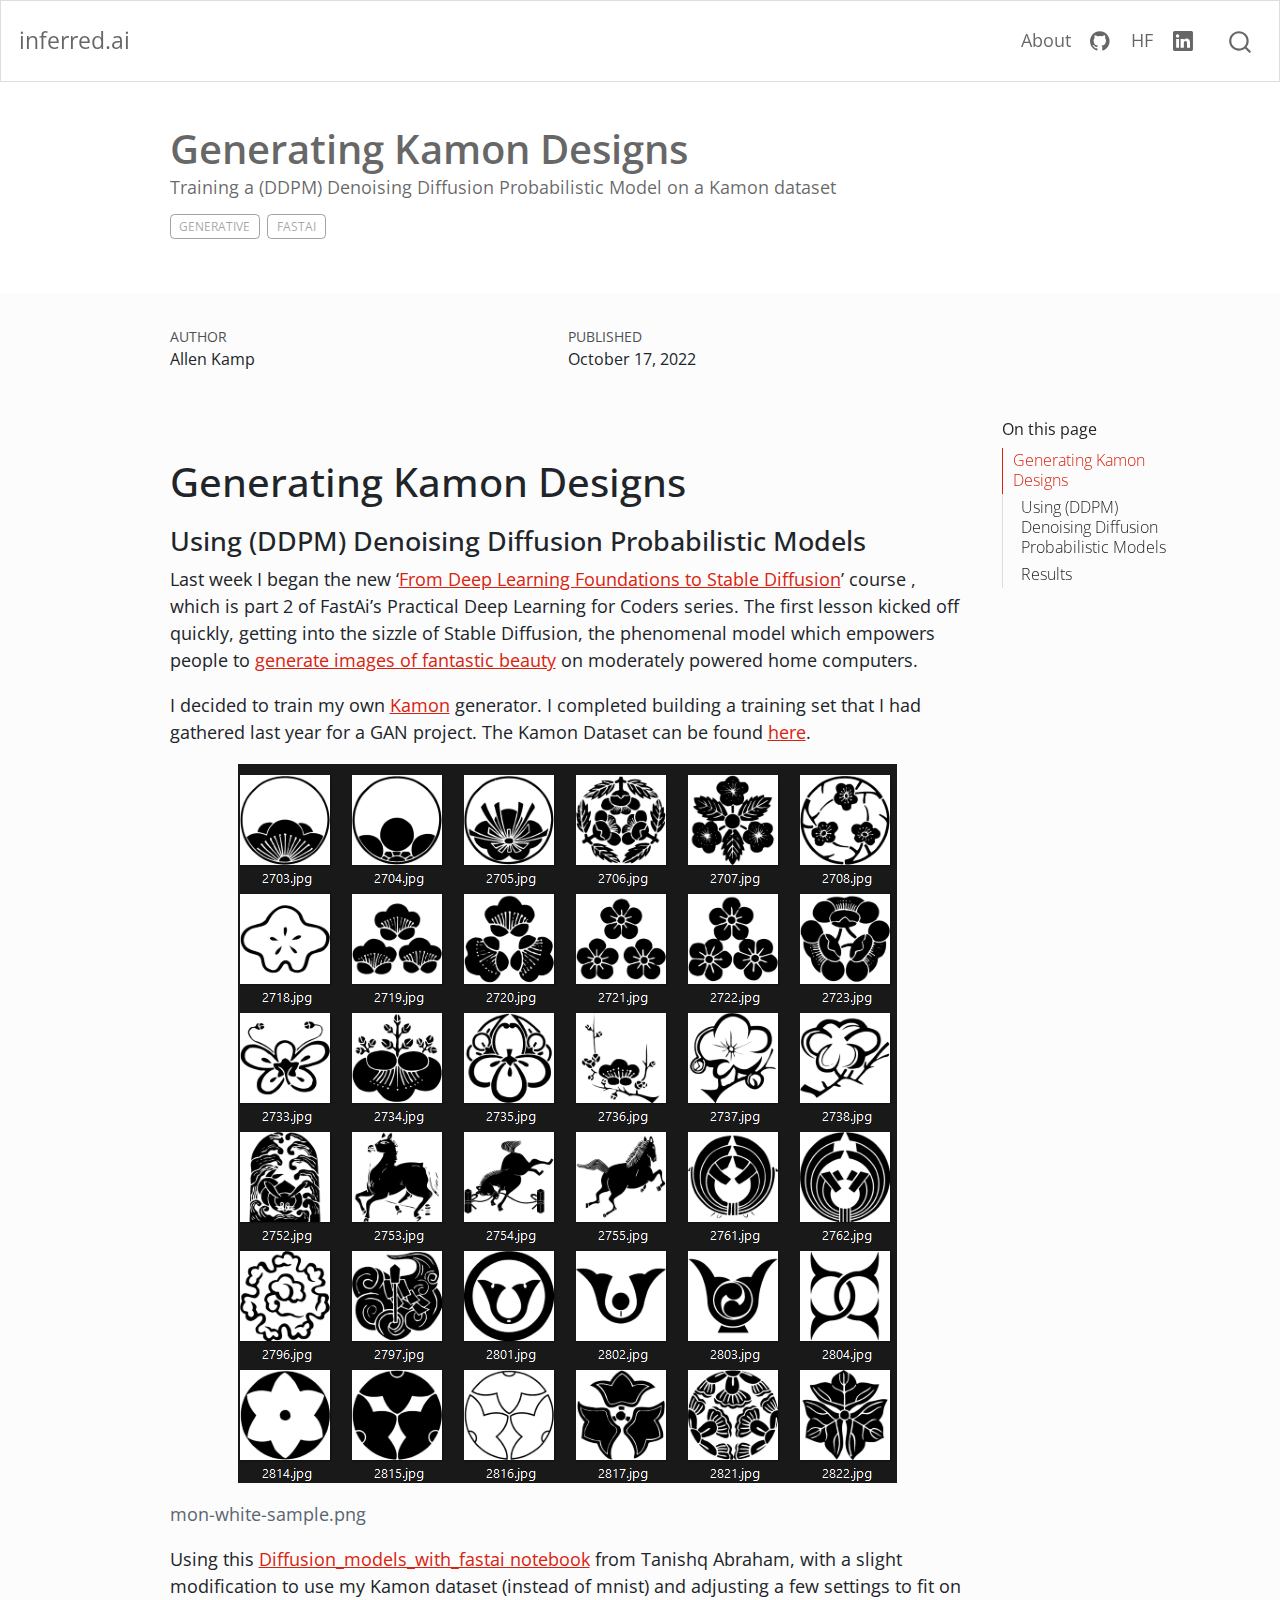
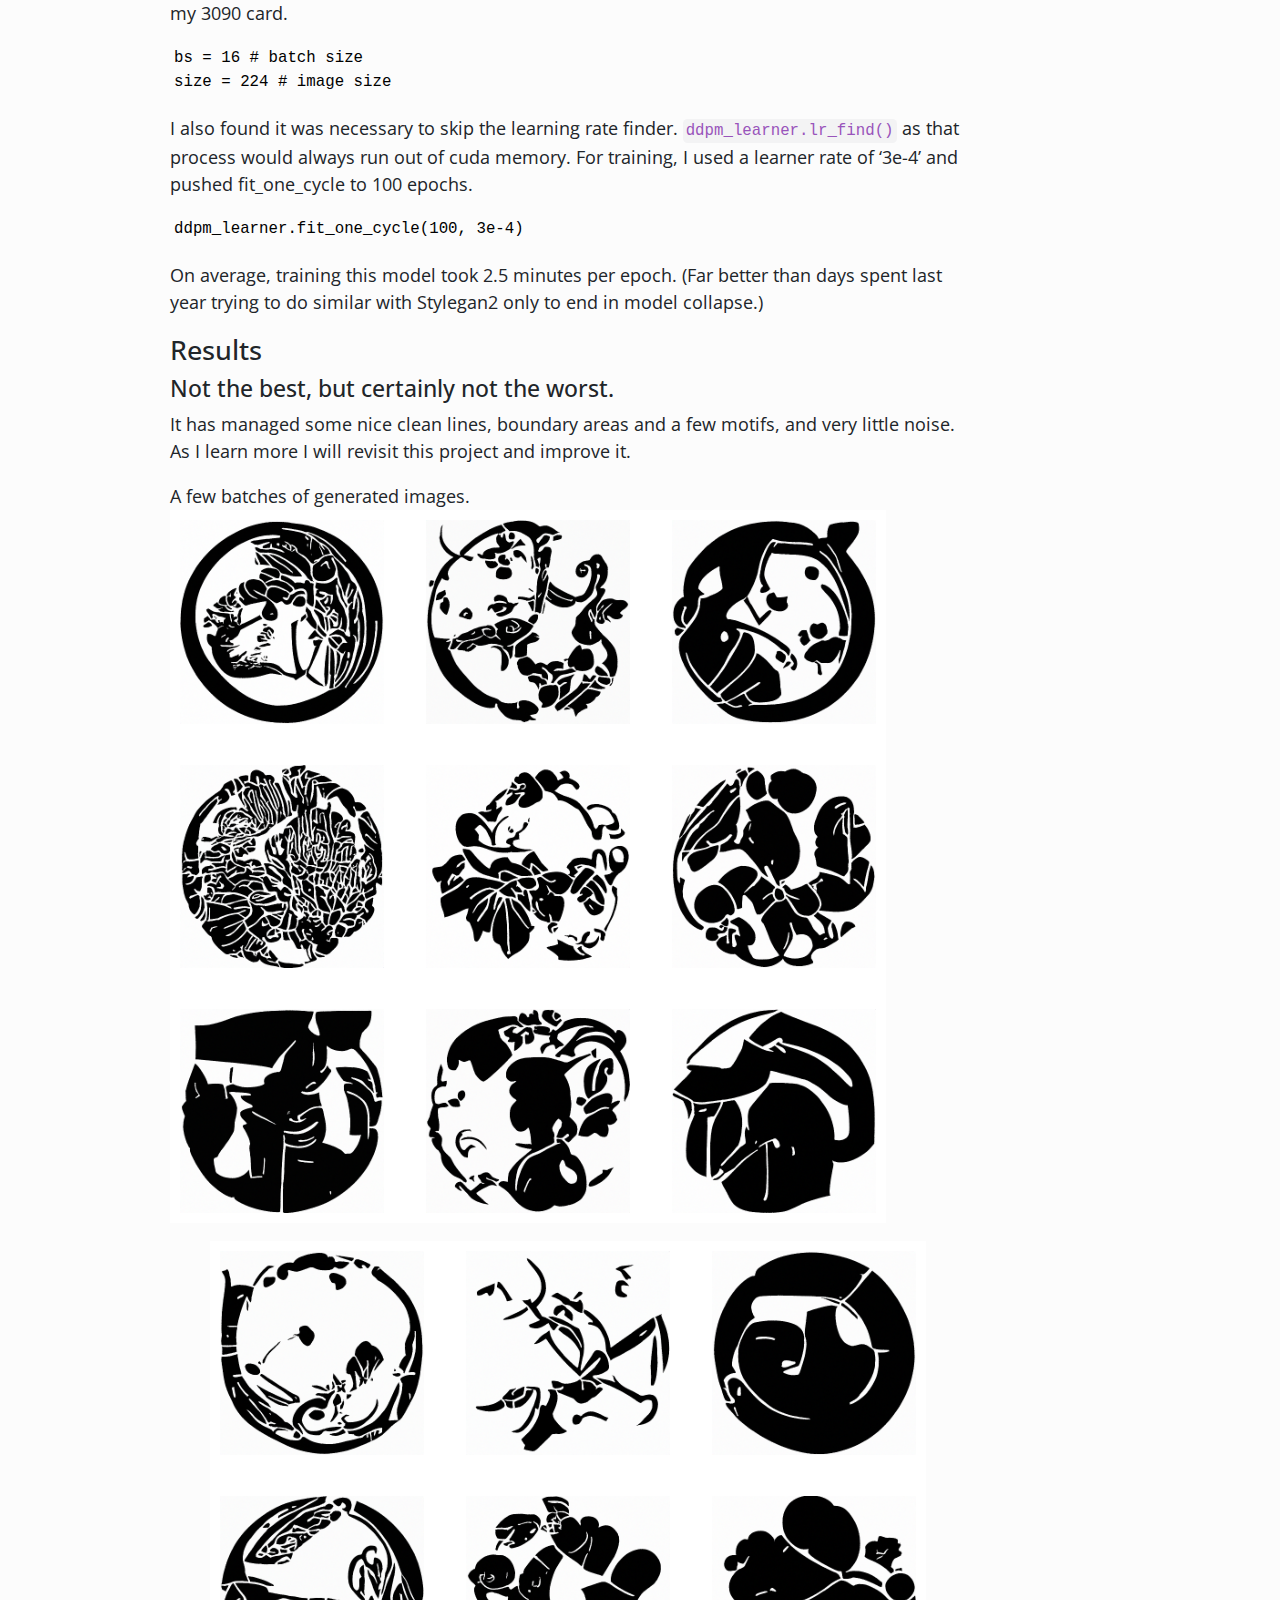
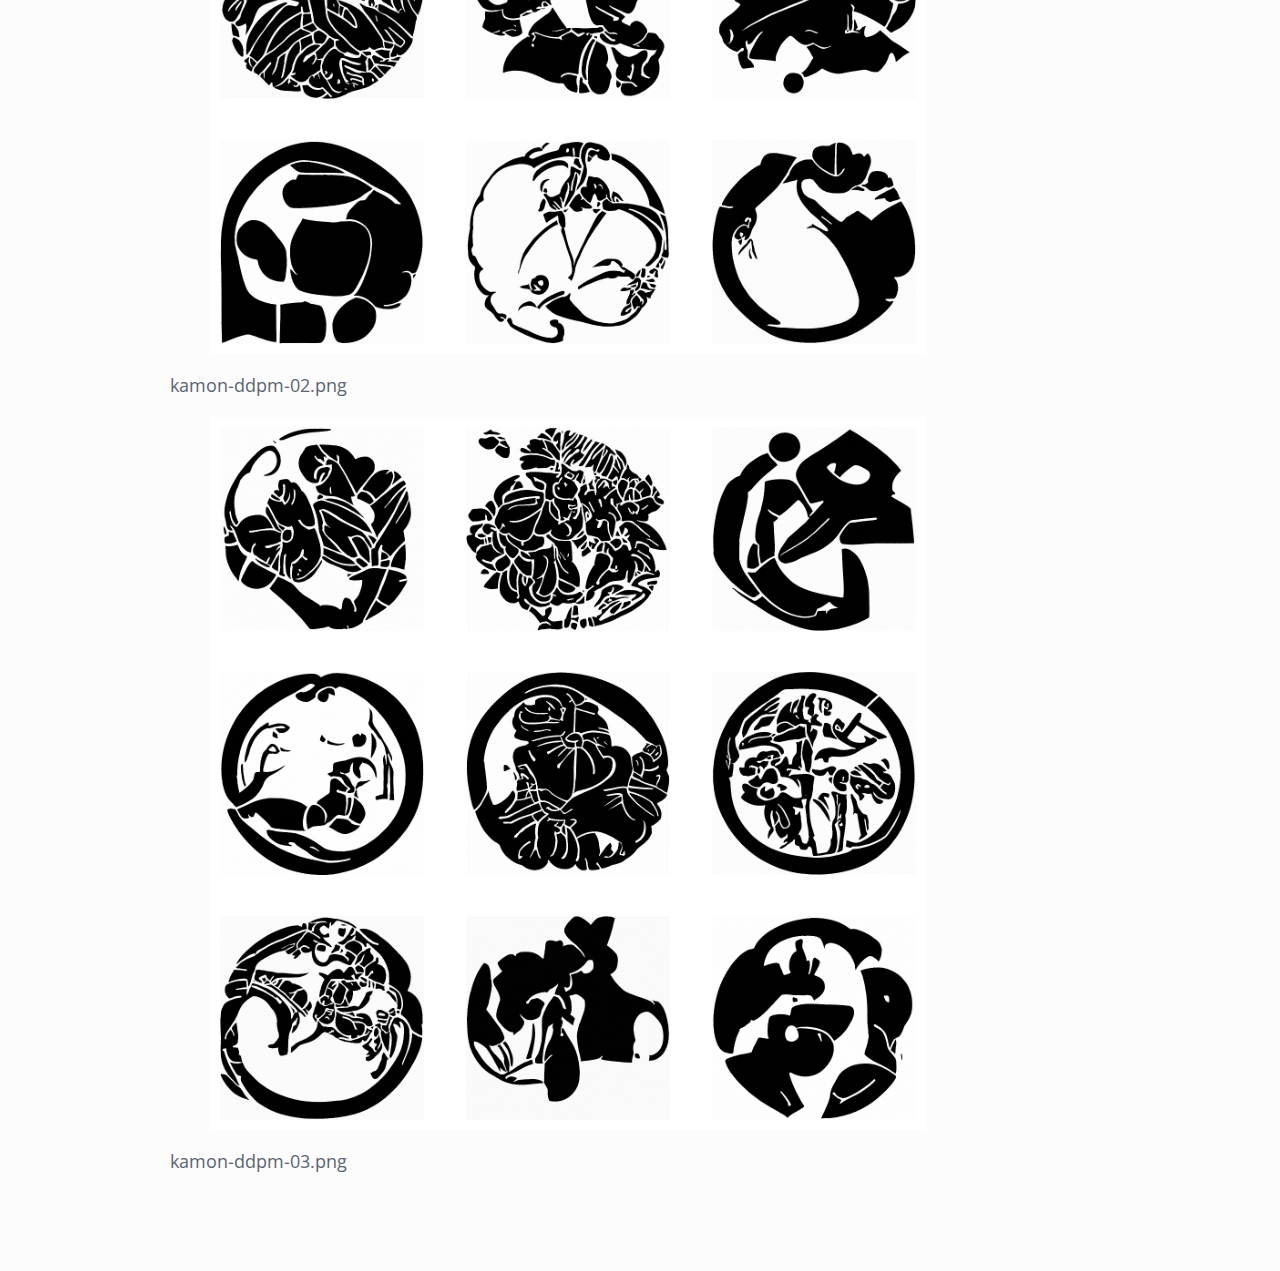
<file: posts/ddpm-kamon-01.html>
<!DOCTYPE html>
<html xmlns="http://www.w3.org/1999/xhtml" lang="en" xml:lang="en"><head>

<meta charset="utf-8">
<meta name="generator" content="quarto-1.1.251">

<meta name="viewport" content="width=device-width, initial-scale=1.0, user-scalable=yes">

<meta name="author" content="Allen Kamp">
<meta name="dcterms.date" content="2022-10-17">
<meta name="description" content="Training a (DDPM) Denoising Diffusion Probabilistic Model on a Kamon dataset">

<title>inferred.ai - Generating Kamon Designs</title>
<style>
code{white-space: pre-wrap;}
span.smallcaps{font-variant: small-caps;}
div.columns{display: flex; gap: min(4vw, 1.5em);}
div.column{flex: auto; overflow-x: auto;}
div.hanging-indent{margin-left: 1.5em; text-indent: -1.5em;}
ul.task-list{list-style: none;}
ul.task-list li input[type="checkbox"] {
  width: 0.8em;
  margin: 0 0.8em 0.2em -1.6em;
  vertical-align: middle;
}
</style>


<script src="../site_libs/quarto-nav/quarto-nav.js"></script>
<script src="../site_libs/quarto-nav/headroom.min.js"></script>
<script src="../site_libs/clipboard/clipboard.min.js"></script>
<script src="../site_libs/quarto-search/autocomplete.umd.js"></script>
<script src="../site_libs/quarto-search/fuse.min.js"></script>
<script src="../site_libs/quarto-search/quarto-search.js"></script>
<meta name="quarto:offset" content="../">
<script src="../site_libs/quarto-html/quarto.js"></script>
<script src="../site_libs/quarto-html/popper.min.js"></script>
<script src="../site_libs/quarto-html/tippy.umd.min.js"></script>
<script src="../site_libs/quarto-html/anchor.min.js"></script>
<link href="../site_libs/quarto-html/tippy.css" rel="stylesheet">
<link href="../site_libs/quarto-html/quarto-syntax-highlighting.css" rel="stylesheet" id="quarto-text-highlighting-styles">
<script src="../site_libs/bootstrap/bootstrap.min.js"></script>
<link href="../site_libs/bootstrap/bootstrap-icons.css" rel="stylesheet">
<link href="../site_libs/bootstrap/bootstrap.min.css" rel="stylesheet" id="quarto-bootstrap" data-mode="light">
<script id="quarto-search-options" type="application/json">{
  "location": "navbar",
  "copy-button": false,
  "collapse-after": 3,
  "panel-placement": "end",
  "type": "overlay",
  "limit": 20,
  "language": {
    "search-no-results-text": "No results",
    "search-matching-documents-text": "matching documents",
    "search-copy-link-title": "Copy link to search",
    "search-hide-matches-text": "Hide additional matches",
    "search-more-match-text": "more match in this document",
    "search-more-matches-text": "more matches in this document",
    "search-clear-button-title": "Clear",
    "search-detached-cancel-button-title": "Cancel",
    "search-submit-button-title": "Submit"
  }
}</script>


<link rel="stylesheet" href="../styles.css">
</head>

<body class="nav-fixed">

<div id="quarto-search-results"></div>
  <header id="quarto-header" class="headroom fixed-top">
    <nav class="navbar navbar-expand-lg navbar-dark ">
      <div class="navbar-container container-fluid">
      <div class="navbar-brand-container">
    <a class="navbar-brand" href="../index.html">
    <span class="navbar-title">inferred.ai</span>
    </a>
  </div>
          <button class="navbar-toggler" type="button" data-bs-toggle="collapse" data-bs-target="#navbarCollapse" aria-controls="navbarCollapse" aria-expanded="false" aria-label="Toggle navigation" onclick="if (window.quartoToggleHeadroom) { window.quartoToggleHeadroom(); }">
  <span class="navbar-toggler-icon"></span>
</button>
          <div class="collapse navbar-collapse" id="navbarCollapse">
            <ul class="navbar-nav navbar-nav-scroll ms-auto">
  <li class="nav-item">
    <a class="nav-link" href="../about.html">About</a>
  </li>  
  <li class="nav-item compact">
    <a class="nav-link" href="https://github.com/Rebolforces"><i class="bi bi-github" role="img">
</i> 
 </a>
  </li>  
  <li class="nav-item">
    <a class="nav-link" href="https://huggingface.co/rebolforces">HF</a>
  </li>  
  <li class="nav-item compact">
    <a class="nav-link" href="https://linkedin.com/in/allen-kamp-47739547/"><i class="bi bi-linkedin" role="img">
</i> 
 </a>
  </li>  
</ul>
              <div id="quarto-search" class="" title="Search"></div>
          </div> <!-- /navcollapse -->
      </div> <!-- /container-fluid -->
    </nav>
</header>
<!-- content -->
<header id="title-block-header" class="quarto-title-block default page-columns page-full">
  <div class="quarto-title-banner page-columns page-full">
    <div class="quarto-title column-body">
      <h1 class="title">Generating Kamon Designs</h1>
                  <div>
        <div class="description">
          Training a (DDPM) Denoising Diffusion Probabilistic Model on a Kamon dataset
        </div>
      </div>
                          <div class="quarto-categories">
                <div class="quarto-category">generative</div>
                <div class="quarto-category">fastai</div>
              </div>
                  </div>
  </div>
    
  
  <div class="quarto-title-meta">

      <div>
      <div class="quarto-title-meta-heading">Author</div>
      <div class="quarto-title-meta-contents">
               <p>Allen Kamp </p>
            </div>
    </div>
      
      <div>
      <div class="quarto-title-meta-heading">Published</div>
      <div class="quarto-title-meta-contents">
        <p class="date">October 17, 2022</p>
      </div>
    </div>
      
    </div>
    
  
  </header><div id="quarto-content" class="quarto-container page-columns page-rows-contents page-layout-article page-navbar">
<!-- sidebar -->
<!-- margin-sidebar -->
    <div id="quarto-margin-sidebar" class="sidebar margin-sidebar">
        <nav id="TOC" role="doc-toc" class="toc-active">
    <h2 id="toc-title">On this page</h2>
   
  <ul>
  <li><a href="#generating-kamon-designs" id="toc-generating-kamon-designs" class="nav-link active" data-scroll-target="#generating-kamon-designs">Generating Kamon Designs</a>
  <ul class="collapse">
  <li><a href="#using-ddpm-denoising-diffusion-probabilistic-models" id="toc-using-ddpm-denoising-diffusion-probabilistic-models" class="nav-link" data-scroll-target="#using-ddpm-denoising-diffusion-probabilistic-models">Using (DDPM) Denoising Diffusion Probabilistic Models</a></li>
  <li><a href="#results" id="toc-results" class="nav-link" data-scroll-target="#results">Results</a></li>
  </ul></li>
  </ul>
</nav>
    </div>
<!-- main -->
<main class="content quarto-banner-title-block" id="quarto-document-content">




<section id="generating-kamon-designs" class="level1">
<h1>Generating Kamon Designs</h1>
<section id="using-ddpm-denoising-diffusion-probabilistic-models" class="level3">
<h3 class="anchored" data-anchor-id="using-ddpm-denoising-diffusion-probabilistic-models">Using (DDPM) Denoising Diffusion Probabilistic Models</h3>
<p>Last week I began the new ‘<a href="https://www.fast.ai/posts/part2-2022.html">From Deep Learning Foundations to Stable Diffusion</a>’ course , which is part 2 of FastAi’s Practical Deep Learning for Coders series. The first lesson kicked off quickly, getting into the sizzle of Stable Diffusion, the phenomenal model which empowers people to <a href="https://www.howtogeek.com/830179/how-to-run-stable-diffusion-on-your-pc-to-generate-ai-images/">generate images of fantastic beauty</a> on moderately powered home computers.</p>
<p>I decided to train my own <a href="https://en.wikipedia.org/wiki/Mon_(emblem)">Kamon</a> generator. I completed building a training set that I had gathered last year for a GAN project. The Kamon Dataset can be found <a href="https://github.com/Rebolforces/kamondataset">here</a>.</p>
<div class="quarto-figure quarto-figure-center">
<figure class="figure">
<p><img src="ddpm-kamon-01_files/figure-html/18f440d9-3e79-4b80-a4e1-5a83b718b264.png" class="img-fluid figure-img"></p>
<p></p><figcaption class="figure-caption">mon-white-sample.png</figcaption><p></p>
</figure>
</div>
<p>Using this <a href="https://github.com/fastai/fastdiffusion/blob/master/nbs/Diffusion_models_with_fastai.ipynb">Diffusion_models_with_fastai notebook</a> from Tanishq Abraham, with a slight modification to use my Kamon dataset (instead of mnist) and adjusting a few settings to fit on my 3090 card.</p>
<pre><code>bs = 16 # batch size
size = 224 # image size</code></pre>
<p>I also found it was necessary to skip the learning rate finder. <code>ddpm_learner.lr_find()</code> as that process would always run out of cuda memory. For training, I used a learner rate of ‘3e-4’ and pushed fit_one_cycle to 100 epochs.</p>
<pre><code>ddpm_learner.fit_one_cycle(100, 3e-4)</code></pre>
<p>On average, training this model took 2.5 minutes per epoch. (Far better than days spent last year trying to do similar with Stylegan2 only to end in model collapse.)</p>
</section>
<section id="results" class="level3">
<h3 class="anchored" data-anchor-id="results">Results</h3>
<section id="not-the-best-but-certainly-not-the-worst." class="level4">
<h4 class="anchored" data-anchor-id="not-the-best-but-certainly-not-the-worst.">Not the best, but certainly not the worst.</h4>
<p>It has managed some nice clean lines, boundary areas and a few motifs, and very little noise. As I learn more I will revisit this project and improve it.</p>
<p>A few batches of generated images. <img src="ddpm-kamon-01_files/figure-html/fb2a116c-c110-443e-8693-6e0435ac417b.png" class="img-fluid" alt="kamon-ddpm-01.png"></p>
<div class="quarto-figure quarto-figure-center">
<figure class="figure">
<p><img src="ddpm-kamon-01_files/figure-html/7cdf42d8-104f-47fd-a4b8-9494d4157d37.png" class="img-fluid figure-img"></p>
<p></p><figcaption class="figure-caption">kamon-ddpm-02.png</figcaption><p></p>
</figure>
</div>
<div class="quarto-figure quarto-figure-center">
<figure class="figure">
<p><img src="ddpm-kamon-01_files/figure-html/89fef8b8-e92e-4dbe-961c-cc38bd9fcfa1.png" class="img-fluid figure-img"></p>
<p></p><figcaption class="figure-caption">kamon-ddpm-03.png</figcaption><p></p>
</figure>
</div>


</section>
</section>
</section>

</main> <!-- /main -->
<script id="quarto-html-after-body" type="application/javascript">
window.document.addEventListener("DOMContentLoaded", function (event) {
  const toggleBodyColorMode = (bsSheetEl) => {
    const mode = bsSheetEl.getAttribute("data-mode");
    const bodyEl = window.document.querySelector("body");
    if (mode === "dark") {
      bodyEl.classList.add("quarto-dark");
      bodyEl.classList.remove("quarto-light");
    } else {
      bodyEl.classList.add("quarto-light");
      bodyEl.classList.remove("quarto-dark");
    }
  }
  const toggleBodyColorPrimary = () => {
    const bsSheetEl = window.document.querySelector("link#quarto-bootstrap");
    if (bsSheetEl) {
      toggleBodyColorMode(bsSheetEl);
    }
  }
  toggleBodyColorPrimary();  
  const icon = "";
  const anchorJS = new window.AnchorJS();
  anchorJS.options = {
    placement: 'right',
    icon: icon
  };
  anchorJS.add('.anchored');
  const clipboard = new window.ClipboardJS('.code-copy-button', {
    target: function(trigger) {
      return trigger.previousElementSibling;
    }
  });
  clipboard.on('success', function(e) {
    // button target
    const button = e.trigger;
    // don't keep focus
    button.blur();
    // flash "checked"
    button.classList.add('code-copy-button-checked');
    var currentTitle = button.getAttribute("title");
    button.setAttribute("title", "Copied!");
    setTimeout(function() {
      button.setAttribute("title", currentTitle);
      button.classList.remove('code-copy-button-checked');
    }, 1000);
    // clear code selection
    e.clearSelection();
  });
  function tippyHover(el, contentFn) {
    const config = {
      allowHTML: true,
      content: contentFn,
      maxWidth: 500,
      delay: 100,
      arrow: false,
      appendTo: function(el) {
          return el.parentElement;
      },
      interactive: true,
      interactiveBorder: 10,
      theme: 'quarto',
      placement: 'bottom-start'
    };
    window.tippy(el, config); 
  }
  const noterefs = window.document.querySelectorAll('a[role="doc-noteref"]');
  for (var i=0; i<noterefs.length; i++) {
    const ref = noterefs[i];
    tippyHover(ref, function() {
      // use id or data attribute instead here
      let href = ref.getAttribute('data-footnote-href') || ref.getAttribute('href');
      try { href = new URL(href).hash; } catch {}
      const id = href.replace(/^#\/?/, "");
      const note = window.document.getElementById(id);
      return note.innerHTML;
    });
  }
  var bibliorefs = window.document.querySelectorAll('a[role="doc-biblioref"]');
  for (var i=0; i<bibliorefs.length; i++) {
    const ref = bibliorefs[i];
    const cites = ref.parentNode.getAttribute('data-cites').split(' ');
    tippyHover(ref, function() {
      var popup = window.document.createElement('div');
      cites.forEach(function(cite) {
        var citeDiv = window.document.createElement('div');
        citeDiv.classList.add('hanging-indent');
        citeDiv.classList.add('csl-entry');
        var biblioDiv = window.document.getElementById('ref-' + cite);
        if (biblioDiv) {
          citeDiv.innerHTML = biblioDiv.innerHTML;
        }
        popup.appendChild(citeDiv);
      });
      return popup.innerHTML;
    });
  }
});
</script>
</div> <!-- /content -->



</body></html>
</file>
<file: site_libs/quarto-html/tippy.css>
.tippy-box[data-animation=fade][data-state=hidden]{opacity:0}[data-tippy-root]{max-width:calc(100vw - 10px)}.tippy-box{position:relative;background-color:#333;color:#fff;border-radius:4px;font-size:14px;line-height:1.4;white-space:normal;outline:0;transition-property:transform,visibility,opacity}.tippy-box[data-placement^=top]>.tippy-arrow{bottom:0}.tippy-box[data-placement^=top]>.tippy-arrow:before{bottom:-7px;left:0;border-width:8px 8px 0;border-top-color:initial;transform-origin:center top}.tippy-box[data-placement^=bottom]>.tippy-arrow{top:0}.tippy-box[data-placement^=bottom]>.tippy-arrow:before{top:-7px;left:0;border-width:0 8px 8px;border-bottom-color:initial;transform-origin:center bottom}.tippy-box[data-placement^=left]>.tippy-arrow{right:0}.tippy-box[data-placement^=left]>.tippy-arrow:before{border-width:8px 0 8px 8px;border-left-color:initial;right:-7px;transform-origin:center left}.tippy-box[data-placement^=right]>.tippy-arrow{left:0}.tippy-box[data-placement^=right]>.tippy-arrow:before{left:-7px;border-width:8px 8px 8px 0;border-right-color:initial;transform-origin:center right}.tippy-box[data-inertia][data-state=visible]{transition-timing-function:cubic-bezier(.54,1.5,.38,1.11)}.tippy-arrow{width:16px;height:16px;color:#333}.tippy-arrow:before{content:"";position:absolute;border-color:transparent;border-style:solid}.tippy-content{position:relative;padding:5px 9px;z-index:1}
</file>
<file: site_libs/quarto-html/quarto-syntax-highlighting.css>
/* quarto syntax highlight colors */
:root {
  --quarto-hl-ot-color: #003B4F;
  --quarto-hl-at-color: #657422;
  --quarto-hl-ss-color: #20794D;
  --quarto-hl-an-color: #5E5E5E;
  --quarto-hl-fu-color: #4758AB;
  --quarto-hl-st-color: #20794D;
  --quarto-hl-cf-color: #003B4F;
  --quarto-hl-op-color: #5E5E5E;
  --quarto-hl-er-color: #AD0000;
  --quarto-hl-bn-color: #AD0000;
  --quarto-hl-al-color: #AD0000;
  --quarto-hl-va-color: #111111;
  --quarto-hl-bu-color: inherit;
  --quarto-hl-ex-color: inherit;
  --quarto-hl-pp-color: #AD0000;
  --quarto-hl-in-color: #5E5E5E;
  --quarto-hl-vs-color: #20794D;
  --quarto-hl-wa-color: #5E5E5E;
  --quarto-hl-do-color: #5E5E5E;
  --quarto-hl-im-color: #00769E;
  --quarto-hl-ch-color: #20794D;
  --quarto-hl-dt-color: #AD0000;
  --quarto-hl-fl-color: #AD0000;
  --quarto-hl-co-color: #5E5E5E;
  --quarto-hl-cv-color: #5E5E5E;
  --quarto-hl-cn-color: #8f5902;
  --quarto-hl-sc-color: #5E5E5E;
  --quarto-hl-dv-color: #AD0000;
  --quarto-hl-kw-color: #003B4F;
}

/* other quarto variables */
:root {
  --quarto-font-monospace: SFMono-Regular, Menlo, Monaco, Consolas, "Liberation Mono", "Courier New", monospace;
}

pre > code.sourceCode > span {
  color: #003B4F;
}

code span {
  color: #003B4F;
}

code.sourceCode > span {
  color: #003B4F;
}

div.sourceCode,
div.sourceCode pre.sourceCode {
  color: #003B4F;
}

code span.ot {
  color: #003B4F;
}

code span.at {
  color: #657422;
}

code span.ss {
  color: #20794D;
}

code span.an {
  color: #5E5E5E;
}

code span.fu {
  color: #4758AB;
}

code span.st {
  color: #20794D;
}

code span.cf {
  color: #003B4F;
}

code span.op {
  color: #5E5E5E;
}

code span.er {
  color: #AD0000;
}

code span.bn {
  color: #AD0000;
}

code span.al {
  color: #AD0000;
}

code span.va {
  color: #111111;
}

code span.pp {
  color: #AD0000;
}

code span.in {
  color: #5E5E5E;
}

code span.vs {
  color: #20794D;
}

code span.wa {
  color: #5E5E5E;
  font-style: italic;
}

code span.do {
  color: #5E5E5E;
  font-style: italic;
}

code span.im {
  color: #00769E;
}

code span.ch {
  color: #20794D;
}

code span.dt {
  color: #AD0000;
}

code span.fl {
  color: #AD0000;
}

code span.co {
  color: #5E5E5E;
}

code span.cv {
  color: #5E5E5E;
  font-style: italic;
}

code span.cn {
  color: #8f5902;
}

code span.sc {
  color: #5E5E5E;
}

code span.dv {
  color: #AD0000;
}

code span.kw {
  color: #003B4F;
}

.prevent-inlining {
  content: "</";
}

/*# sourceMappingURL=debc5d5d77c3f9108843748ff7464032.css.map */
</file>
<file: styles.css>
/* css styles */
.bi-huggingfaceSVG::before { content: url(https://huggingface.co/front/assets/huggingface_logo-noborder.svg); }
.bi-huggingface::before { content: '🤗'; }
</file>
